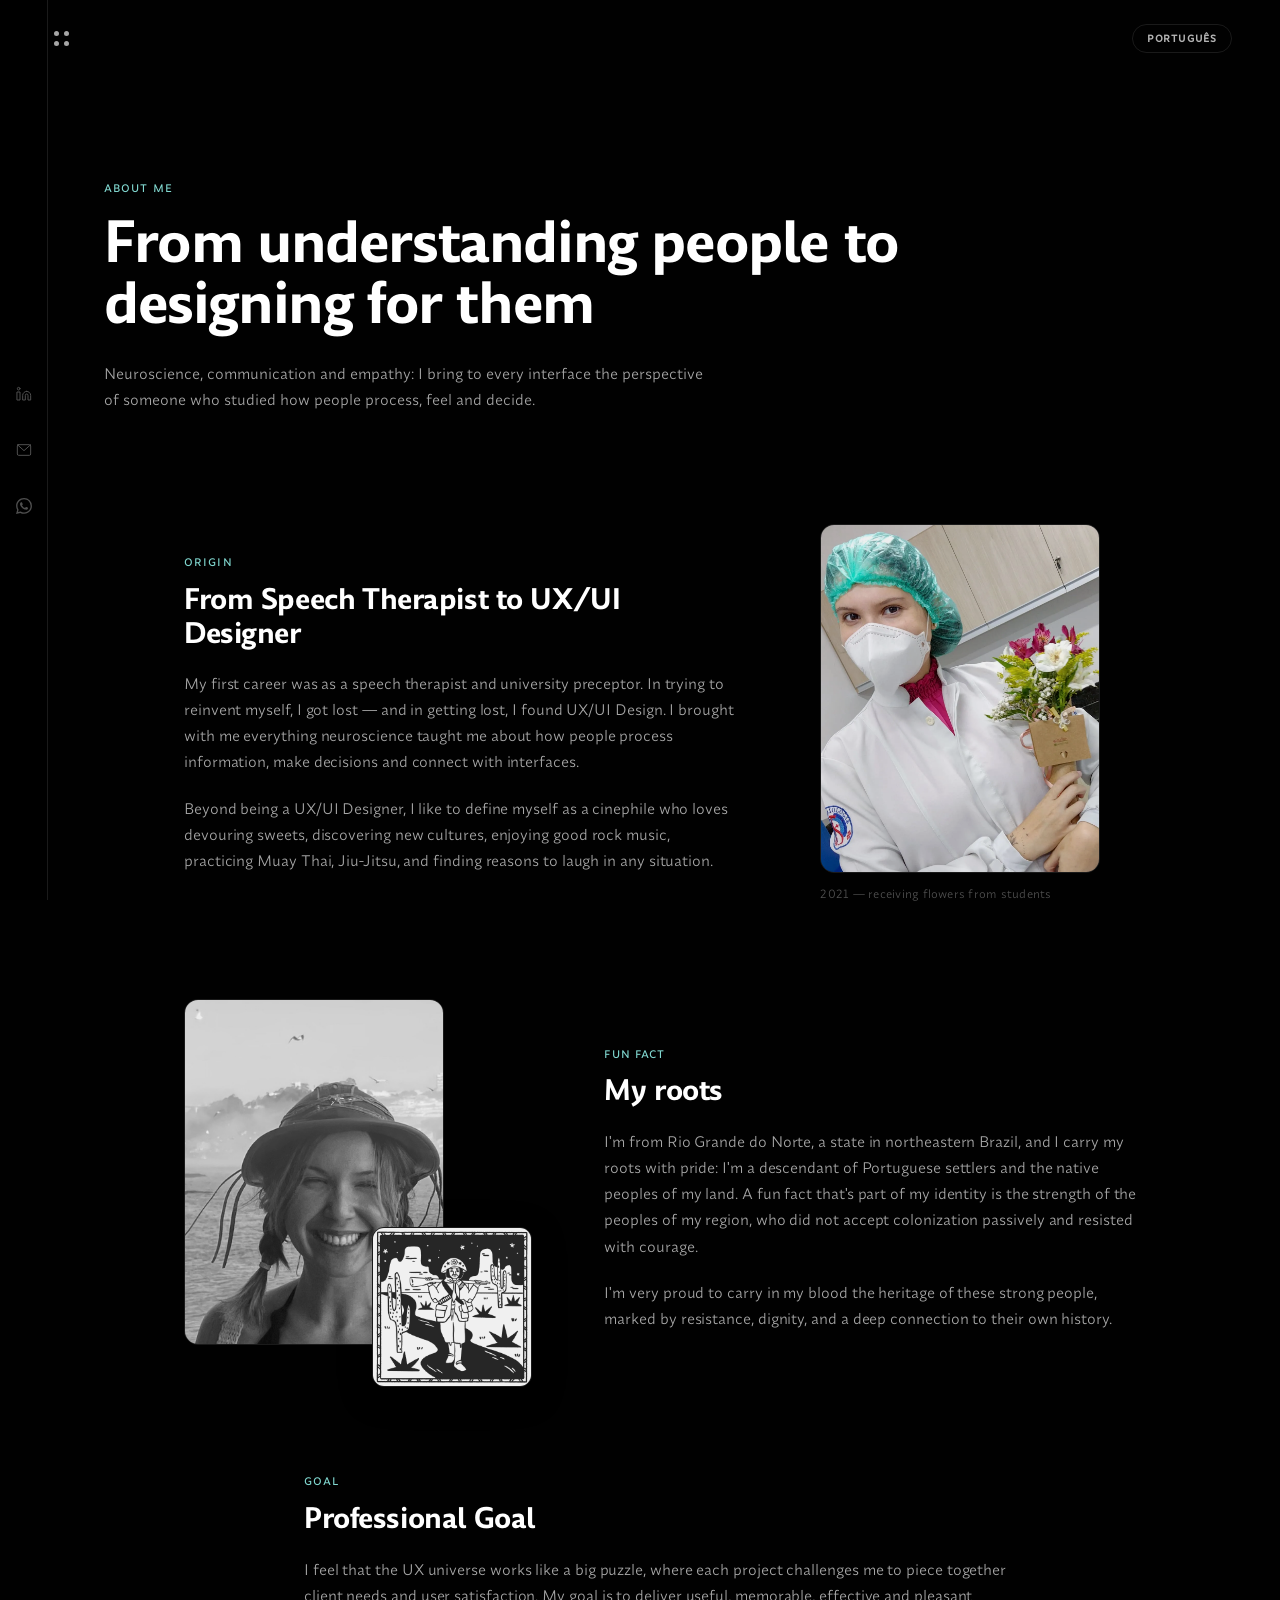
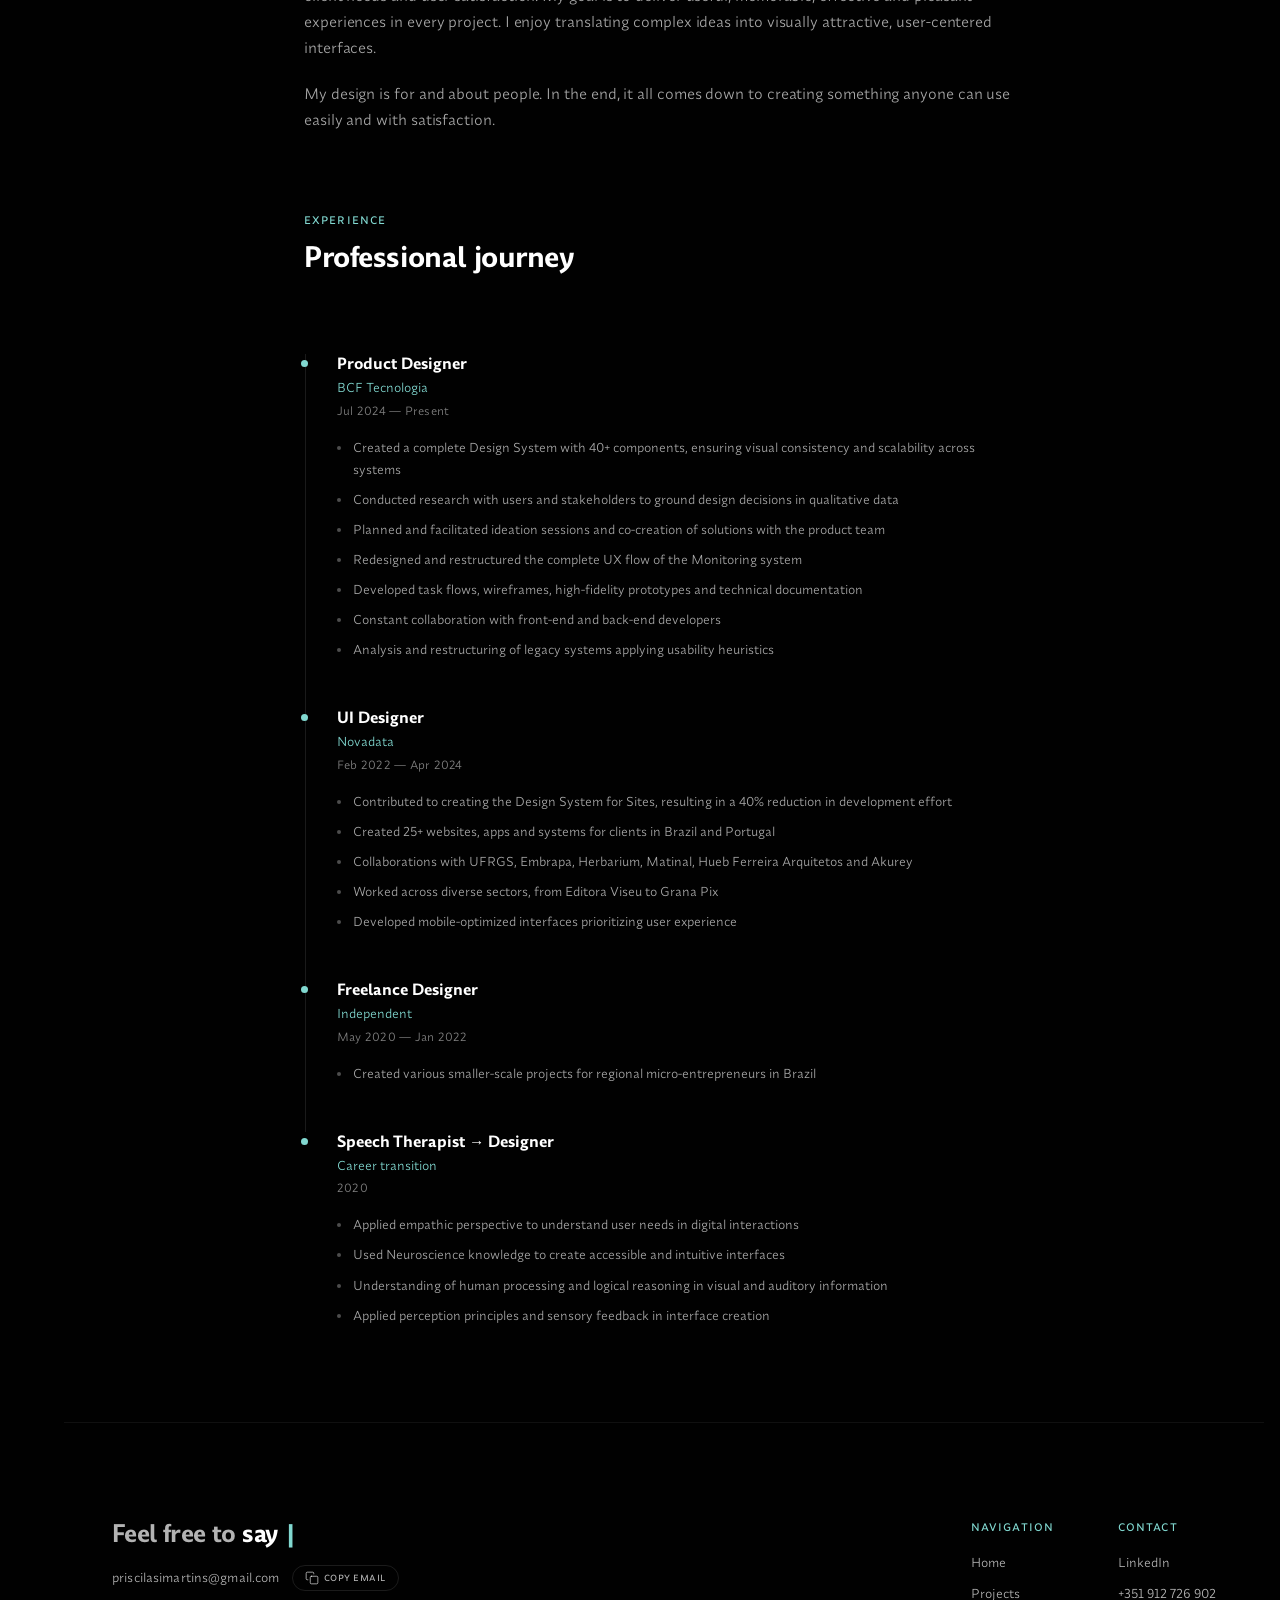
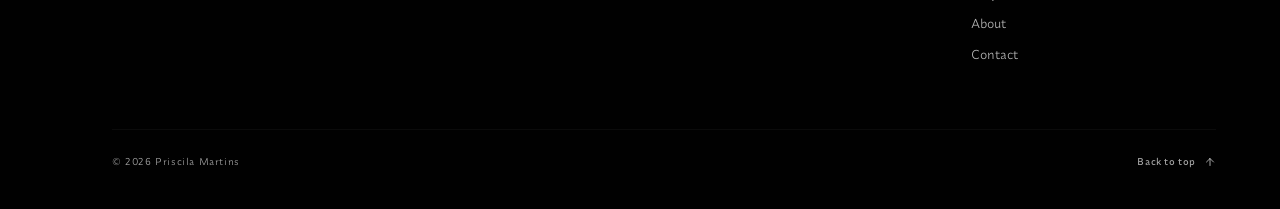
<file: about-en.html>
<!DOCTYPE html>
<html lang="en">
<head>
  <meta charset="UTF-8">
  <meta name="viewport" content="width=device-width, initial-scale=1.0">
  <meta name="description" content="About Priscila Martins — From Speech Therapist to Product Designer. Learn about my journey.">
  <title>About me | Priscila Martins</title>
  <link rel="icon" href="assets/favicon.svg" type="image/svg+xml">
  <link rel="stylesheet" href="css/style.css">
  <link rel="stylesheet" href="css/project.css">
  <link rel="stylesheet" href="css/about.css">
</head>
<body>

  <!-- Navigation -->
  <nav class="nav">
    <button class="nav__dots" aria-label="Menu">
      <span></span>
      <span></span>
      <span></span>
      <span></span>
    </button>
    <a href="about.html" class="nav__lang">Português</a>
  </nav>
  <div class="nav__panel">
    <div class="nav__panel-inner">
      <ul class="nav__links">
        <li><a href="en.html"><span>Home <sup class="nav__index">/01</sup></span></a></li>
        <li><a href="en.html#projects"><span>Projects <sup class="nav__index">/02</sup></span></a></li>
        <li><a href="about-en.html"><span>About <sup class="nav__index">/03</sup></span></a></li>
        <li><a href="en.html#contact"><span>Contact <sup class="nav__index">/04</sup></span></a></li>
      </ul>
      <div class="nav__panel-footer">
        <p class="nav__panel-name">Priscila Martins</p>
        <p class="nav__panel-role">Product Designer</p>
      </div>
    </div>
  </div>

  <!-- Hero -->
  <section class="project-hero">
    <p class="project-hero__eyebrow">About me</p>
    <h1 class="project-hero__title">From understanding people to designing for them</h1>
    <p class="project-hero__desc">
      Neuroscience, communication and empathy: I bring to every interface the perspective of someone who studied how people process, feel and decide.
    </p>
  </section>

  <!-- Content -->
  <div class="project-content">

    <!-- Origin story -->
    <div class="about-editorial">
      <div class="about-editorial__text">
        <p class="project-section__eyebrow">Origin</p>
        <h2 class="project-section__title">From Speech Therapist to UX/UI Designer</h2>
        <p class="project-section__text">
          My first career was as a speech therapist and university preceptor. In trying to reinvent myself, I got lost — and in getting lost, I found UX/UI Design. I brought with me everything neuroscience taught me about how people process information, make decisions and connect with interfaces.
        </p>
        <p class="project-section__text">
          Beyond being a UX/UI Designer, I like to define myself as a cinephile who loves devouring sweets, discovering new cultures, enjoying good rock music, practicing Muay Thai, Jiu-Jitsu, and finding reasons to laugh in any situation.
        </p>
      </div>
      <div class="about-editorial__image">
        <div class="about-editorial__frame">
          <img src="assets/imgs/about me/1.webp" alt="Priscila in 2021, receiving flowers from students">
        </div>
        <p class="about-editorial__caption">2021 — receiving flowers from students</p>
      </div>
    </div>

    <!-- Curiosity / Roots -->
    <div class="about-roots">
      <div class="about-roots__images" data-parallax>
        <div class="about-roots__main-frame">
          <img src="assets/imgs/about me/curiosidades 1.png" alt="Priscila and her roots from Rio Grande do Norte">
        </div>
        <div class="about-roots__float-frame">
          <img src="assets/imgs/about me/curiosidades 2.png" alt="Priscila — fun facts">
        </div>
      </div>
      <div class="about-roots__text">
        <p class="project-section__eyebrow">Fun fact</p>
        <h2 class="project-section__title">My roots</h2>
        <p class="project-section__text">
          I'm from Rio Grande do Norte, a state in northeastern Brazil, and I carry my roots with pride: I'm a descendant of Portuguese settlers and the native peoples of my land. A fun fact that's part of my identity is the strength of the peoples of my region, who did not accept colonization passively and resisted with courage.
        </p>
        <p class="project-section__text">
          I'm very proud to carry in my blood the heritage of these strong people, marked by resistance, dignity, and a deep connection to their own history.
        </p>
      </div>
    </div>

    <!-- Goal -->
    <div class="project-section project-section--centered">
      <p class="project-section__eyebrow">Goal</p>
      <h2 class="project-section__title">Professional Goal</h2>
      <p class="project-section__text">
        I feel that the UX universe works like a big puzzle, where each project challenges me to piece together client needs and user satisfaction. My goal is to deliver useful, memorable, effective and pleasant experiences in every project. I enjoy translating complex ideas into visually attractive, user-centered interfaces.
      </p>
      <p class="project-section__text">
        My design is for and about people. In the end, it all comes down to creating something anyone can use easily and with satisfaction.
      </p>
    </div>

    <!-- Experience -->
    <div class="project-section project-section--centered">
      <p class="project-section__eyebrow">Experience</p>
      <h2 class="project-section__title">Professional journey</h2>
    </div>

    <div class="about-timeline">

      <div class="about-timeline__item">
        <div class="about-timeline__header">
          <h3 class="about-timeline__role">Product Designer</h3>
          <span class="about-timeline__company">BCF Tecnologia</span>
          <span class="about-timeline__period">Jul 2024 — Present</span>
        </div>
        <ul class="about-timeline__list">
          <li>Created a complete Design System with 40+ components, ensuring visual consistency and scalability across systems</li>
          <li>Conducted research with users and stakeholders to ground design decisions in qualitative data</li>
          <li>Planned and facilitated ideation sessions and co-creation of solutions with the product team</li>
          <li>Redesigned and restructured the complete UX flow of the Monitoring system</li>
          <li>Developed task flows, wireframes, high-fidelity prototypes and technical documentation</li>
          <li>Constant collaboration with front-end and back-end developers</li>
          <li>Analysis and restructuring of legacy systems applying usability heuristics</li>
        </ul>
      </div>

      <div class="about-timeline__item">
        <div class="about-timeline__header">
          <h3 class="about-timeline__role">UI Designer</h3>
          <span class="about-timeline__company">Novadata</span>
          <span class="about-timeline__period">Feb 2022 — Apr 2024</span>
        </div>
        <ul class="about-timeline__list">
          <li>Contributed to creating the Design System for Sites, resulting in a 40% reduction in development effort</li>
          <li>Created 25+ websites, apps and systems for clients in Brazil and Portugal</li>
          <li>Collaborations with UFRGS, Embrapa, Herbarium, Matinal, Hueb Ferreira Arquitetos and Akurey</li>
          <li>Worked across diverse sectors, from Editora Viseu to Grana Pix</li>
          <li>Developed mobile-optimized interfaces prioritizing user experience</li>
        </ul>
      </div>

      <div class="about-timeline__item">
        <div class="about-timeline__header">
          <h3 class="about-timeline__role">Freelance Designer</h3>
          <span class="about-timeline__company">Independent</span>
          <span class="about-timeline__period">May 2020 — Jan 2022</span>
        </div>
        <ul class="about-timeline__list">
          <li>Created various smaller-scale projects for regional micro-entrepreneurs in Brazil</li>
        </ul>
      </div>

      <div class="about-timeline__item">
        <div class="about-timeline__header">
          <h3 class="about-timeline__role">Speech Therapist → Designer</h3>
          <span class="about-timeline__company">Career transition</span>
          <span class="about-timeline__period">2020</span>
        </div>
        <ul class="about-timeline__list">
          <li>Applied empathic perspective to understand user needs in digital interactions</li>
          <li>Used Neuroscience knowledge to create accessible and intuitive interfaces</li>
          <li>Understanding of human processing and logical reasoning in visual and auditory information</li>
          <li>Applied perception principles and sensory feedback in interface creation</li>
        </ul>
      </div>

    </div>

  </div>

  <!-- Footer -->
  <footer class="footer">
    <div class="footer__main">
      <div class="footer__hero fade-in">
        <h2 class="footer__headline">Feel free to <span class="footer__typewriter" data-phrases='["say hello","connect","ask me anything"]'></span></h2>
        <div class="footer__email-block">
          <a href="mailto:priscilasimartins@gmail.com" class="footer__email">priscilasimartins@gmail.com</a>
          <button class="footer__copy-btn" data-email="priscilasimartins@gmail.com">
            <svg width="14" height="14" viewBox="0 0 24 24" fill="none" stroke="currentColor" stroke-width="1.5" stroke-linecap="round" stroke-linejoin="round"><rect x="9" y="9" width="13" height="13" rx="2"/><path d="M5 15H4a2 2 0 0 1-2-2V4a2 2 0 0 1 2-2h9a2 2 0 0 1 2 2v1"/></svg>
            <span class="footer__copy-label">Copy email</span>
          </button>
        </div>
      </div>
      <div class="footer__columns fade-in">
        <div class="footer__col">
          <p class="footer__label">Navigation</p>
          <ul class="footer__nav">
            <li><a href="en.html">Home</a></li>
            <li><a href="en.html#projects">Projects</a></li>
            <li><a href="about-en.html">About</a></li>
            <li><a href="en.html#contact">Contact</a></li>
          </ul>
        </div>
        <div class="footer__col">
          <p class="footer__label">Contact</p>
          <ul class="footer__nav">
            <li><a href="https://www.linkedin.com/in/priscila-martins-9b9aaa227/" target="_blank" rel="noopener">LinkedIn</a></li>
            <li><a href="https://wa.me/351912726902" target="_blank" rel="noopener">+351 912 726 902</a></li>
          </ul>
        </div>
      </div>
    </div>
    <div class="footer__bar">
      <p class="footer__copy">&copy; 2026 Priscila Martins</p>
      <a href="#" class="footer__back-top">
        Back to top
        <svg width="12" height="12" viewBox="0 0 24 24" fill="none" stroke="currentColor" stroke-width="2" stroke-linecap="round" stroke-linejoin="round"><path d="M12 19V5"/><path d="M5 12l7-7 7 7"/></svg>
      </a>
    </div>
  </footer>

  <!-- Social Sidebar -->
  <aside class="social-sidebar">
    <div class="social-sidebar__icons">
      <a href="https://www.linkedin.com/in/priscila-martins-9b9aaa227/" target="_blank" rel="noopener" class="social-sidebar__link" aria-label="LinkedIn">
        <svg viewBox="0 0 24 24" fill="none" stroke="currentColor" stroke-width="1.5" stroke-linecap="round" stroke-linejoin="round" width="18" height="18"><path d="M16 8a6 6 0 0 1 6 6v7h-4v-7a2 2 0 0 0-4 0v7h-4v-7a6 6 0 0 1 6-6z"/><rect x="2" y="9" width="4" height="12"/><circle cx="4" cy="4" r="2"/></svg>
      </a>
      <a href="mailto:priscilasimartins@gmail.com" class="social-sidebar__link" aria-label="Email">
        <svg viewBox="0 0 24 24" fill="none" stroke="currentColor" stroke-width="1.5" stroke-linecap="round" stroke-linejoin="round" width="18" height="18"><rect x="2" y="4" width="20" height="16" rx="2"/><path d="M22 4L12 13 2 4"/></svg>
      </a>
      <a href="https://wa.me/351912726902" target="_blank" rel="noopener" class="social-sidebar__link" aria-label="WhatsApp">
        <svg viewBox="0 0 24 24" fill="currentColor" width="18" height="18"><path d="M17.472 14.382c-.297-.149-1.758-.867-2.03-.967-.273-.099-.471-.148-.67.15-.197.297-.767.966-.94 1.164-.173.199-.347.223-.644.075-.297-.15-1.255-.463-2.39-1.475-.883-.788-1.48-1.761-1.653-2.059-.173-.297-.018-.458.13-.606.134-.133.298-.347.446-.52.149-.174.198-.298.298-.497.099-.198.05-.371-.025-.52-.075-.149-.669-1.612-.916-2.207-.242-.579-.487-.5-.669-.51-.173-.008-.371-.01-.57-.01-.198 0-.52.074-.792.372-.272.297-1.04 1.016-1.04 2.479 0 1.462 1.065 2.875 1.213 3.074.149.198 2.096 3.2 5.077 4.487.709.306 1.262.489 1.694.625.712.227 1.36.195 1.871.118.571-.085 1.758-.719 2.006-1.413.248-.694.248-1.289.173-1.413-.074-.124-.272-.198-.57-.347m-5.421 7.403h-.004a9.87 9.87 0 01-5.031-1.378l-.361-.214-3.741.982.998-3.648-.235-.374a9.86 9.86 0 01-1.51-5.26c.001-5.45 4.436-9.884 9.888-9.884 2.64 0 5.122 1.03 6.988 2.898a9.825 9.825 0 012.893 6.994c-.003 5.45-4.437 9.884-9.885 9.884m8.413-18.297A11.815 11.815 0 0012.05 0C5.495 0 .16 5.335.157 11.892c0 2.096.547 4.142 1.588 5.945L.057 24l6.305-1.654a11.882 11.882 0 005.683 1.448h.005c6.554 0 11.89-5.335 11.893-11.893a11.821 11.821 0 00-3.48-8.413z"/></svg>
      </a>
    </div>
  </aside>

  <script src="js/main.js"></script>
</body>
</html>
</file>
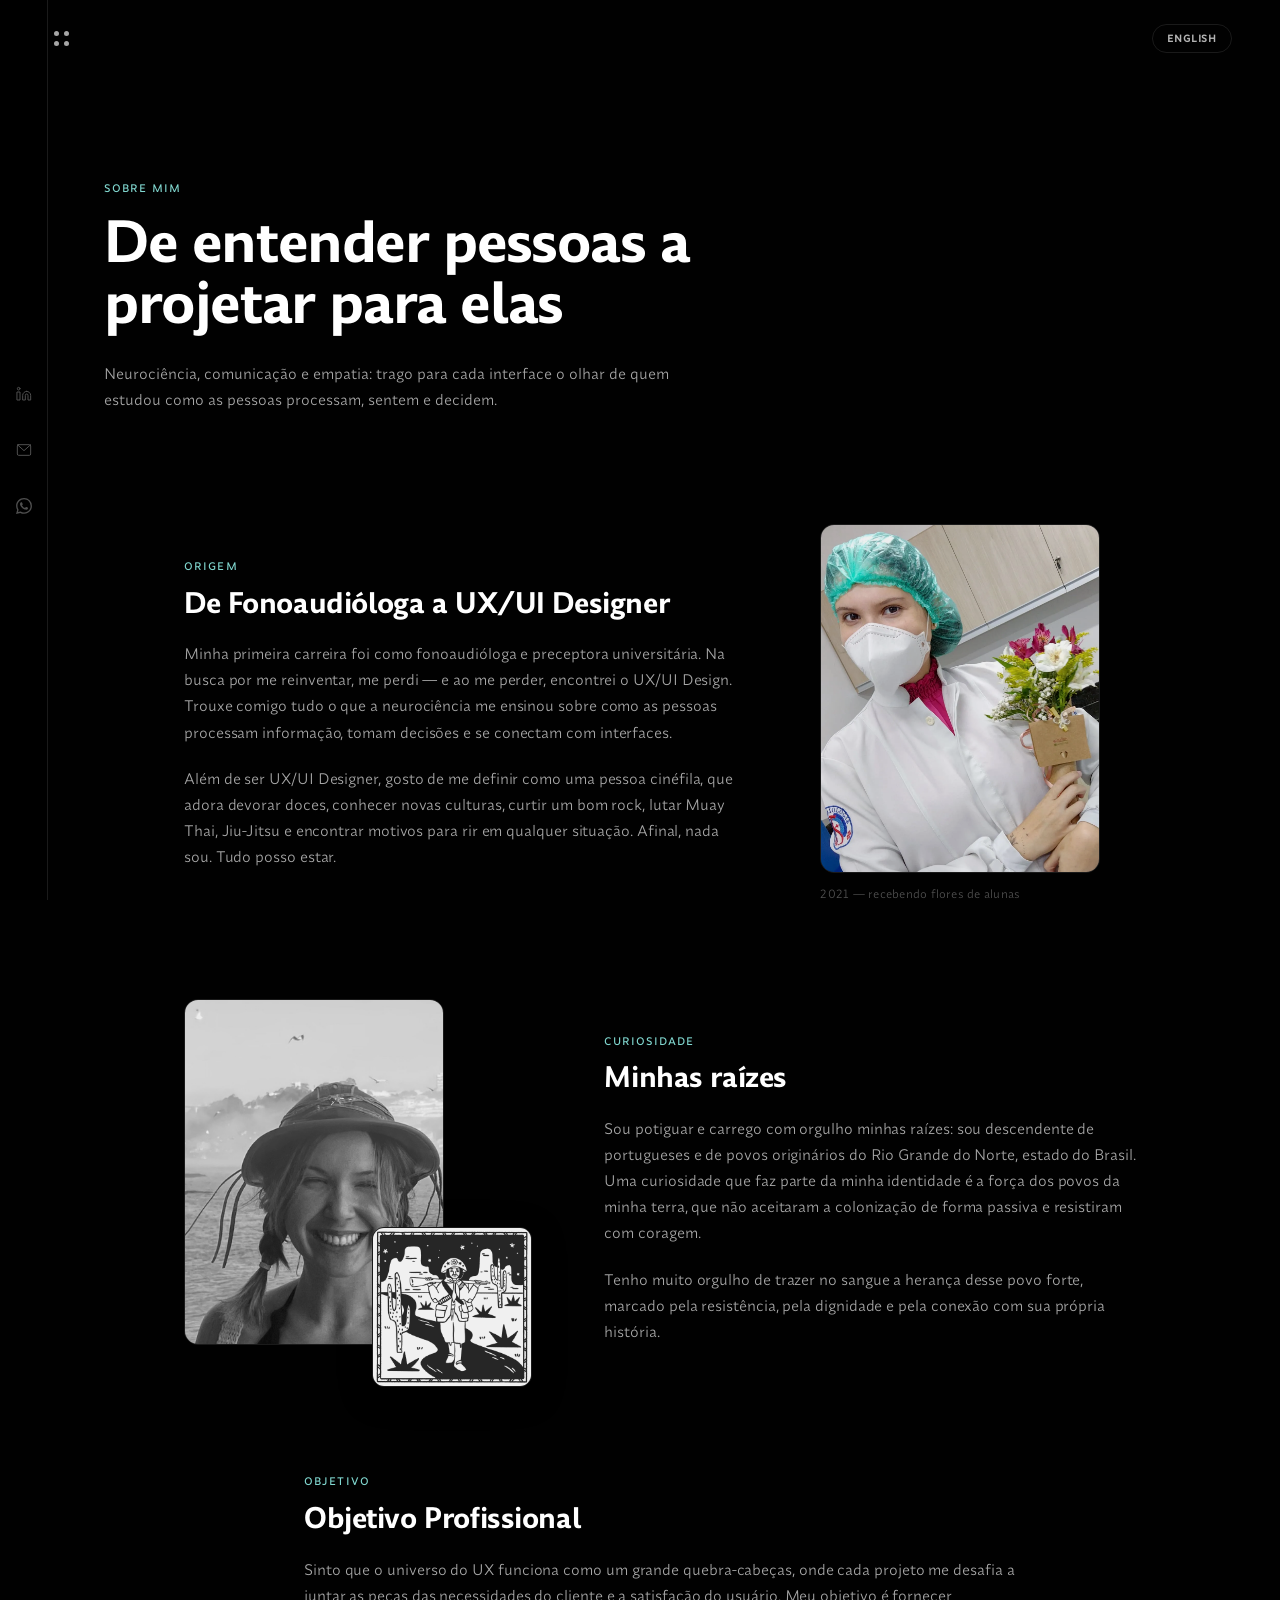
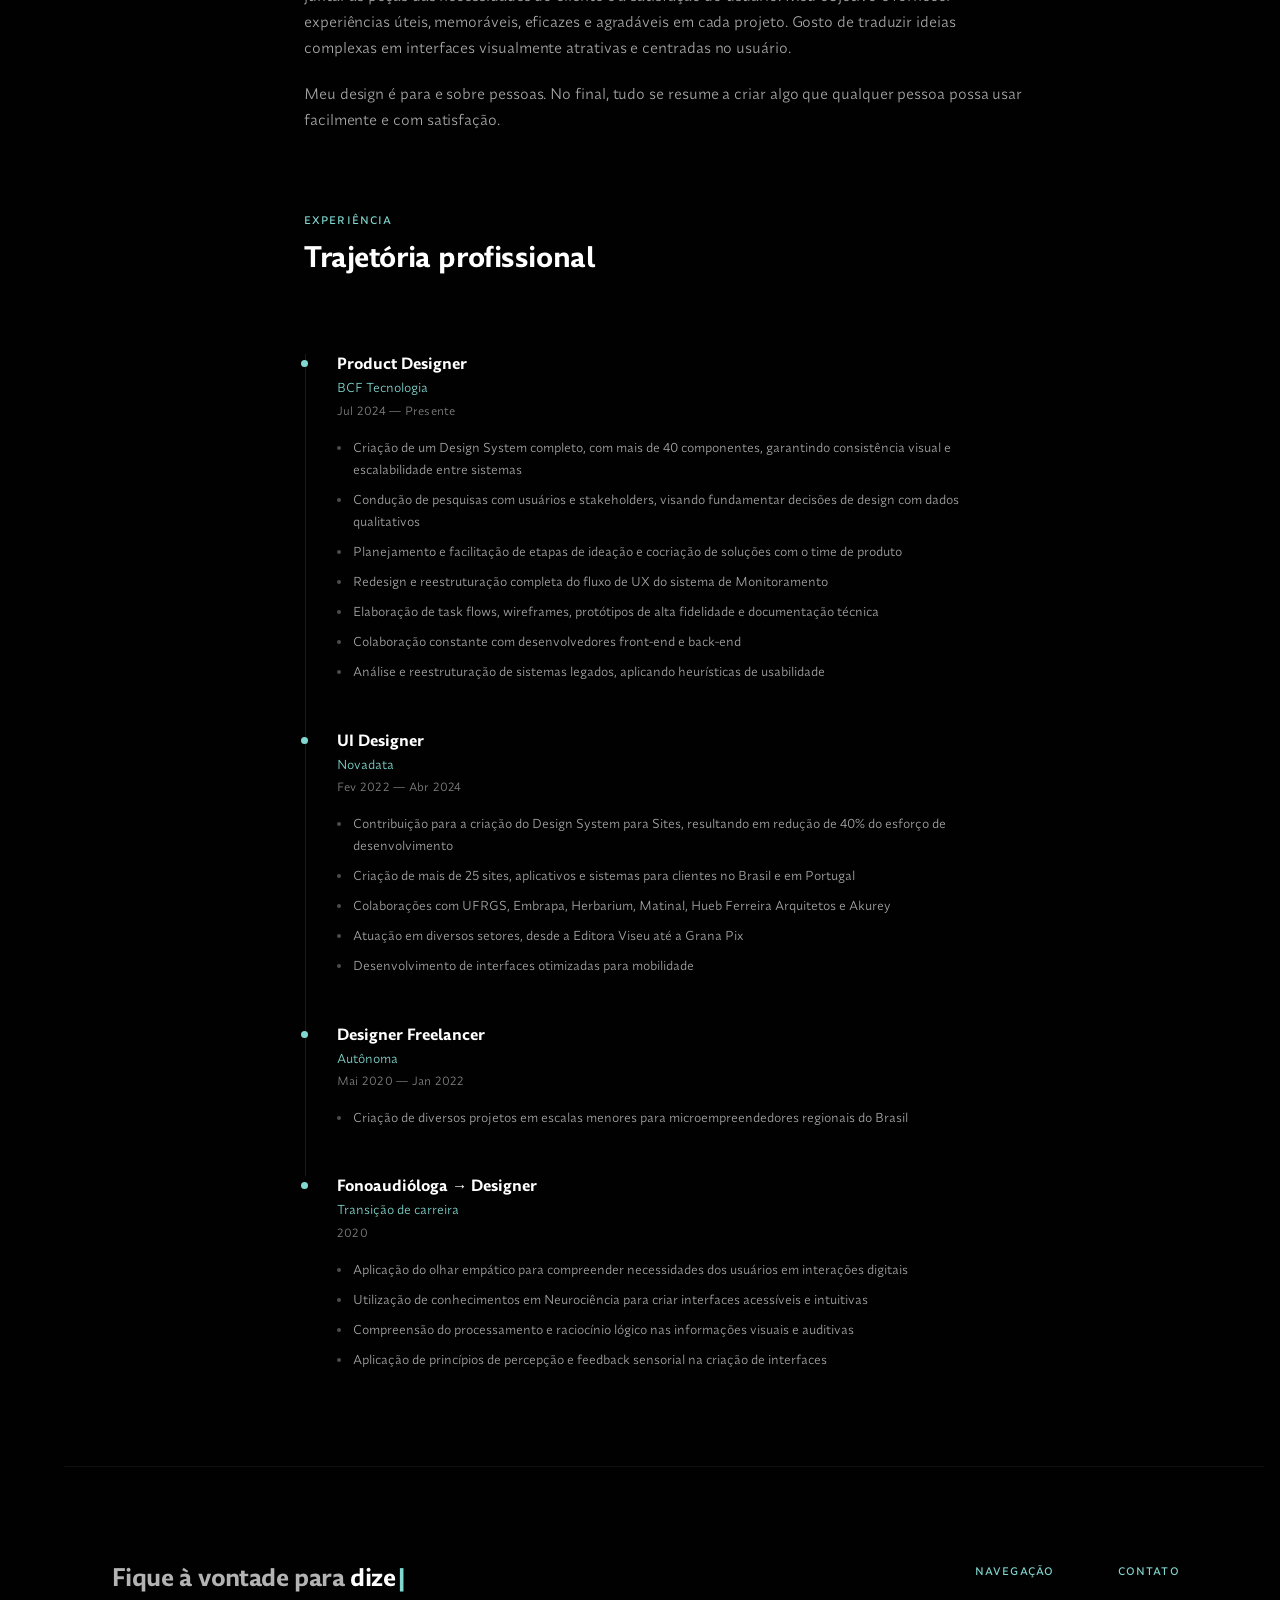
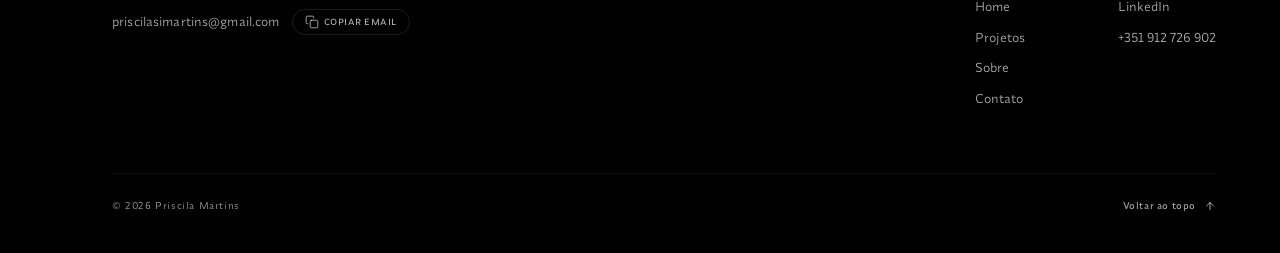
<file: about.html>
<!DOCTYPE html>
<html lang="pt-BR">
<head>
  <meta charset="UTF-8">
  <meta name="viewport" content="width=device-width, initial-scale=1.0">
  <meta name="description" content="Sobre Priscila Martins — De fonoaudióloga a Product Designer. Conheça minha trajetória.">
  <title>Sobre mim | Priscila Martins</title>
  <link rel="icon" href="assets/favicon.svg" type="image/svg+xml">
  <link rel="stylesheet" href="css/style.css">
  <link rel="stylesheet" href="css/project.css">
  <link rel="stylesheet" href="css/about.css">
</head>
<body>

  <!-- Navigation -->
  <nav class="nav">
    <button class="nav__dots" aria-label="Menu">
      <span></span>
      <span></span>
      <span></span>
      <span></span>
    </button>
    <a href="about-en.html" class="nav__lang">English</a>
  </nav>
  <div class="nav__panel">
    <div class="nav__panel-inner">
      <ul class="nav__links">
        <li><a href="index.html"><span>Home <sup class="nav__index">/01</sup></span></a></li>
        <li><a href="index.html#projetos"><span>Projetos <sup class="nav__index">/02</sup></span></a></li>
        <li><a href="about.html"><span>Sobre <sup class="nav__index">/03</sup></span></a></li>
        <li><a href="index.html#contato"><span>Contato <sup class="nav__index">/04</sup></span></a></li>
      </ul>
      <div class="nav__panel-footer">
        <p class="nav__panel-name">Priscila Martins</p>
        <p class="nav__panel-role">Product Designer</p>
      </div>
    </div>
  </div>

  <!-- Hero -->
  <section class="project-hero">
    <p class="project-hero__eyebrow">Sobre mim</p>
    <h1 class="project-hero__title">De entender pessoas a projetar para elas</h1>
    <p class="project-hero__desc">
      Neurociência, comunicação e empatia: trago para cada interface o olhar de quem estudou como as pessoas processam, sentem e decidem.
    </p>
  </section>

  <!-- Content -->
  <div class="project-content">

    <!-- Origin story -->
    <div class="about-editorial">
      <div class="about-editorial__text">
        <p class="project-section__eyebrow">Origem</p>
        <h2 class="project-section__title">De Fonoaudióloga a UX/UI Designer</h2>
        <p class="project-section__text">
          Minha primeira carreira foi como fonoaudióloga e preceptora universitária. Na busca por me reinventar, me perdi — e ao me perder, encontrei o UX/UI Design. Trouxe comigo tudo o que a neurociência me ensinou sobre como as pessoas processam informação, tomam decisões e se conectam com interfaces.
        </p>
        <p class="project-section__text">
          Além de ser UX/UI Designer, gosto de me definir como uma pessoa cinéfila, que adora devorar doces, conhecer novas culturas, curtir um bom rock, lutar Muay Thai, Jiu-Jitsu e encontrar motivos para rir em qualquer situação. Afinal, nada sou. Tudo posso estar.
        </p>
      </div>
      <div class="about-editorial__image">
        <div class="about-editorial__frame">
          <img src="assets/imgs/about me/1.webp" alt="Priscila em 2021, recebendo flores de alunas">
        </div>
        <p class="about-editorial__caption">2021 — recebendo flores de alunas</p>
      </div>
    </div>

    <!-- Curiosity / Roots -->
    <div class="about-roots">
      <div class="about-roots__images" data-parallax>
        <div class="about-roots__main-frame">
          <img src="assets/imgs/about me/curiosidades 1.png" alt="Priscila e suas raízes potiguares">
        </div>
        <div class="about-roots__float-frame">
          <img src="assets/imgs/about me/curiosidades 2.png" alt="Priscila — curiosidades">
        </div>
      </div>
      <div class="about-roots__text">
        <p class="project-section__eyebrow">Curiosidade</p>
        <h2 class="project-section__title">Minhas raízes</h2>
        <p class="project-section__text">
          Sou potiguar e carrego com orgulho minhas raízes: sou descendente de portugueses e de povos originários do Rio Grande do Norte, estado do Brasil. Uma curiosidade que faz parte da minha identidade é a força dos povos da minha terra, que não aceitaram a colonização de forma passiva e resistiram com coragem.
        </p>
        <p class="project-section__text">
          Tenho muito orgulho de trazer no sangue a herança desse povo forte, marcado pela resistência, pela dignidade e pela conexão com sua própria história.
        </p>
      </div>
    </div>

    <!-- Goal -->
    <div class="project-section project-section--centered">
      <p class="project-section__eyebrow">Objetivo</p>
      <h2 class="project-section__title">Objetivo Profissional</h2>
      <p class="project-section__text">
        Sinto que o universo do UX funciona como um grande quebra-cabeças, onde cada projeto me desafia a juntar as peças das necessidades do cliente e a satisfação do usuário. Meu objetivo é fornecer experiências úteis, memoráveis, eficazes e agradáveis em cada projeto. Gosto de traduzir ideias complexas em interfaces visualmente atrativas e centradas no usuário.
      </p>
      <p class="project-section__text">
        Meu design é para e sobre pessoas. No final, tudo se resume a criar algo que qualquer pessoa possa usar facilmente e com satisfação.
      </p>
    </div>

    <!-- Experience -->
    <div class="project-section project-section--centered">
      <p class="project-section__eyebrow">Experiência</p>
      <h2 class="project-section__title">Trajetória profissional</h2>
    </div>

    <div class="about-timeline">

      <div class="about-timeline__item">
        <div class="about-timeline__header">
          <h3 class="about-timeline__role">Product Designer</h3>
          <span class="about-timeline__company">BCF Tecnologia</span>
          <span class="about-timeline__period">Jul 2024 — Presente</span>
        </div>
        <ul class="about-timeline__list">
          <li>Criação de um Design System completo, com mais de 40 componentes, garantindo consistência visual e escalabilidade entre sistemas</li>
          <li>Condução de pesquisas com usuários e stakeholders, visando fundamentar decisões de design com dados qualitativos</li>
          <li>Planejamento e facilitação de etapas de ideação e cocriação de soluções com o time de produto</li>
          <li>Redesign e reestruturação completa do fluxo de UX do sistema de Monitoramento</li>
          <li>Elaboração de task flows, wireframes, protótipos de alta fidelidade e documentação técnica</li>
          <li>Colaboração constante com desenvolvedores front-end e back-end</li>
          <li>Análise e reestruturação de sistemas legados, aplicando heurísticas de usabilidade</li>
        </ul>
      </div>

      <div class="about-timeline__item">
        <div class="about-timeline__header">
          <h3 class="about-timeline__role">UI Designer</h3>
          <span class="about-timeline__company">Novadata</span>
          <span class="about-timeline__period">Fev 2022 — Abr 2024</span>
        </div>
        <ul class="about-timeline__list">
          <li>Contribuição para a criação do Design System para Sites, resultando em redução de 40% do esforço de desenvolvimento</li>
          <li>Criação de mais de 25 sites, aplicativos e sistemas para clientes no Brasil e em Portugal</li>
          <li>Colaborações com UFRGS, Embrapa, Herbarium, Matinal, Hueb Ferreira Arquitetos e Akurey</li>
          <li>Atuação em diversos setores, desde a Editora Viseu até a Grana Pix</li>
          <li>Desenvolvimento de interfaces otimizadas para mobilidade</li>
        </ul>
      </div>

      <div class="about-timeline__item">
        <div class="about-timeline__header">
          <h3 class="about-timeline__role">Designer Freelancer</h3>
          <span class="about-timeline__company">Autônoma</span>
          <span class="about-timeline__period">Mai 2020 — Jan 2022</span>
        </div>
        <ul class="about-timeline__list">
          <li>Criação de diversos projetos em escalas menores para microempreendedores regionais do Brasil</li>
        </ul>
      </div>

      <div class="about-timeline__item">
        <div class="about-timeline__header">
          <h3 class="about-timeline__role">Fonoaudióloga → Designer</h3>
          <span class="about-timeline__company">Transição de carreira</span>
          <span class="about-timeline__period">2020</span>
        </div>
        <ul class="about-timeline__list">
          <li>Aplicação do olhar empático para compreender necessidades dos usuários em interações digitais</li>
          <li>Utilização de conhecimentos em Neurociência para criar interfaces acessíveis e intuitivas</li>
          <li>Compreensão do processamento e raciocínio lógico nas informações visuais e auditivas</li>
          <li>Aplicação de princípios de percepção e feedback sensorial na criação de interfaces</li>
        </ul>
      </div>

    </div>

  </div>

  <!-- Footer -->
  <footer class="footer">
    <div class="footer__main">
      <div class="footer__hero fade-in">
        <h2 class="footer__headline">Fique à vontade para <span class="footer__typewriter" data-phrases='["dizer olá","se conectar","fazer perguntas"]'></span></h2>
        <div class="footer__email-block">
          <a href="mailto:priscilasimartins@gmail.com" class="footer__email">priscilasimartins@gmail.com</a>
          <button class="footer__copy-btn" data-email="priscilasimartins@gmail.com">
            <svg width="14" height="14" viewBox="0 0 24 24" fill="none" stroke="currentColor" stroke-width="1.5" stroke-linecap="round" stroke-linejoin="round"><rect x="9" y="9" width="13" height="13" rx="2"/><path d="M5 15H4a2 2 0 0 1-2-2V4a2 2 0 0 1 2-2h9a2 2 0 0 1 2 2v1"/></svg>
            <span class="footer__copy-label">Copiar email</span>
          </button>
        </div>
      </div>
      <div class="footer__columns fade-in">
        <div class="footer__col">
          <p class="footer__label">Navegação</p>
          <ul class="footer__nav">
            <li><a href="index.html">Home</a></li>
            <li><a href="index.html#projetos">Projetos</a></li>
            <li><a href="about.html">Sobre</a></li>
            <li><a href="index.html#contato">Contato</a></li>
          </ul>
        </div>
        <div class="footer__col">
          <p class="footer__label">Contato</p>
          <ul class="footer__nav">
            <li><a href="https://www.linkedin.com/in/priscila-martins-9b9aaa227/" target="_blank" rel="noopener">LinkedIn</a></li>
            <li><a href="https://wa.me/351912726902" target="_blank" rel="noopener">+351 912 726 902</a></li>
          </ul>
        </div>
      </div>
    </div>
    <div class="footer__bar">
      <p class="footer__copy">&copy; 2026 Priscila Martins</p>
      <a href="#" class="footer__back-top">
        Voltar ao topo
        <svg width="12" height="12" viewBox="0 0 24 24" fill="none" stroke="currentColor" stroke-width="2" stroke-linecap="round" stroke-linejoin="round"><path d="M12 19V5"/><path d="M5 12l7-7 7 7"/></svg>
      </a>
    </div>
  </footer>

  <!-- Social Sidebar -->
  <aside class="social-sidebar">
    <div class="social-sidebar__icons">
      <a href="https://www.linkedin.com/in/priscila-martins-9b9aaa227/" target="_blank" rel="noopener" class="social-sidebar__link" aria-label="LinkedIn">
        <svg viewBox="0 0 24 24" fill="none" stroke="currentColor" stroke-width="1.5" stroke-linecap="round" stroke-linejoin="round" width="18" height="18"><path d="M16 8a6 6 0 0 1 6 6v7h-4v-7a2 2 0 0 0-4 0v7h-4v-7a6 6 0 0 1 6-6z"/><rect x="2" y="9" width="4" height="12"/><circle cx="4" cy="4" r="2"/></svg>
      </a>
      <a href="mailto:priscilasimartins@gmail.com" class="social-sidebar__link" aria-label="Email">
        <svg viewBox="0 0 24 24" fill="none" stroke="currentColor" stroke-width="1.5" stroke-linecap="round" stroke-linejoin="round" width="18" height="18"><rect x="2" y="4" width="20" height="16" rx="2"/><path d="M22 4L12 13 2 4"/></svg>
      </a>
      <a href="https://wa.me/351912726902" target="_blank" rel="noopener" class="social-sidebar__link" aria-label="WhatsApp">
        <svg viewBox="0 0 24 24" fill="currentColor" width="18" height="18"><path d="M17.472 14.382c-.297-.149-1.758-.867-2.03-.967-.273-.099-.471-.148-.67.15-.197.297-.767.966-.94 1.164-.173.199-.347.223-.644.075-.297-.15-1.255-.463-2.39-1.475-.883-.788-1.48-1.761-1.653-2.059-.173-.297-.018-.458.13-.606.134-.133.298-.347.446-.52.149-.174.198-.298.298-.497.099-.198.05-.371-.025-.52-.075-.149-.669-1.612-.916-2.207-.242-.579-.487-.5-.669-.51-.173-.008-.371-.01-.57-.01-.198 0-.52.074-.792.372-.272.297-1.04 1.016-1.04 2.479 0 1.462 1.065 2.875 1.213 3.074.149.198 2.096 3.2 5.077 4.487.709.306 1.262.489 1.694.625.712.227 1.36.195 1.871.118.571-.085 1.758-.719 2.006-1.413.248-.694.248-1.289.173-1.413-.074-.124-.272-.198-.57-.347m-5.421 7.403h-.004a9.87 9.87 0 01-5.031-1.378l-.361-.214-3.741.982.998-3.648-.235-.374a9.86 9.86 0 01-1.51-5.26c.001-5.45 4.436-9.884 9.888-9.884 2.64 0 5.122 1.03 6.988 2.898a9.825 9.825 0 012.893 6.994c-.003 5.45-4.437 9.884-9.885 9.884m8.413-18.297A11.815 11.815 0 0012.05 0C5.495 0 .16 5.335.157 11.892c0 2.096.547 4.142 1.588 5.945L.057 24l6.305-1.654a11.882 11.882 0 005.683 1.448h.005c6.554 0 11.89-5.335 11.893-11.893a11.821 11.821 0 00-3.48-8.413z"/></svg>
      </a>
    </div>
  </aside>

  <script src="js/main.js"></script>
</body>
</html>
</file>
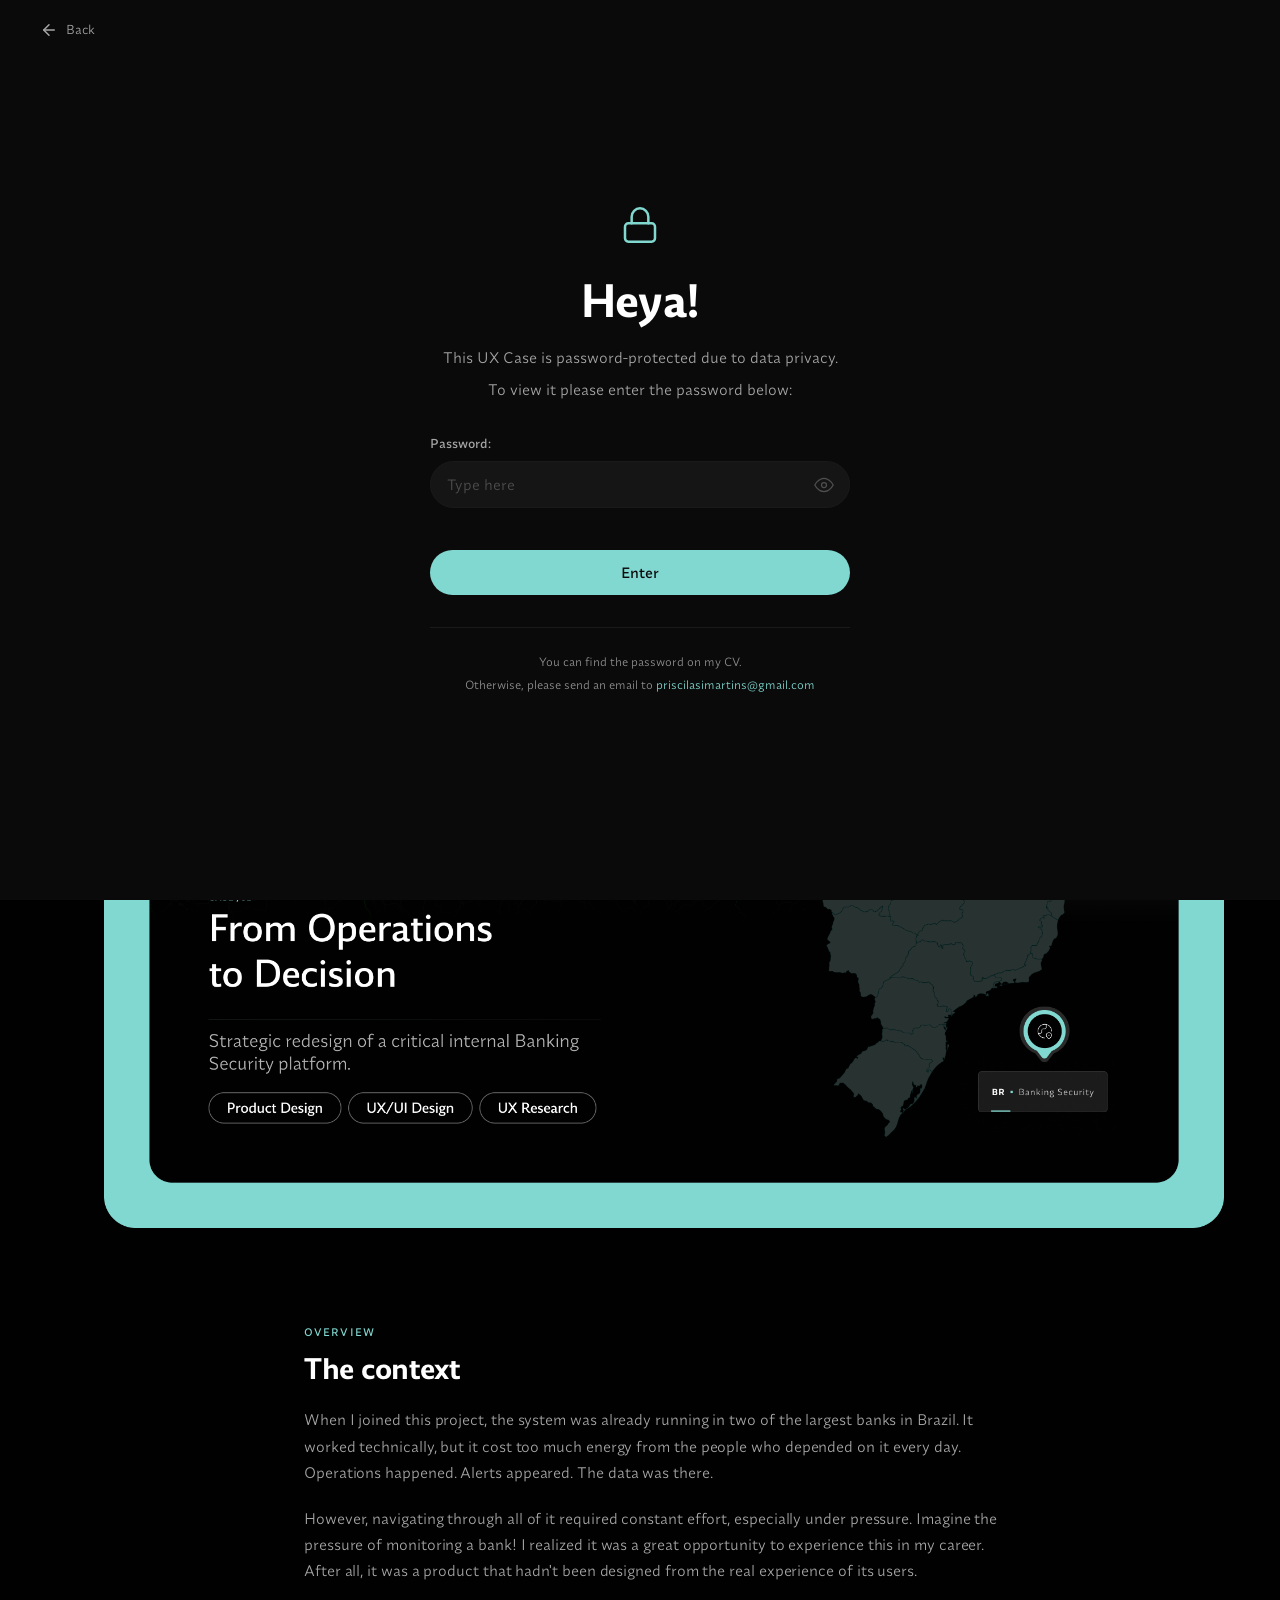
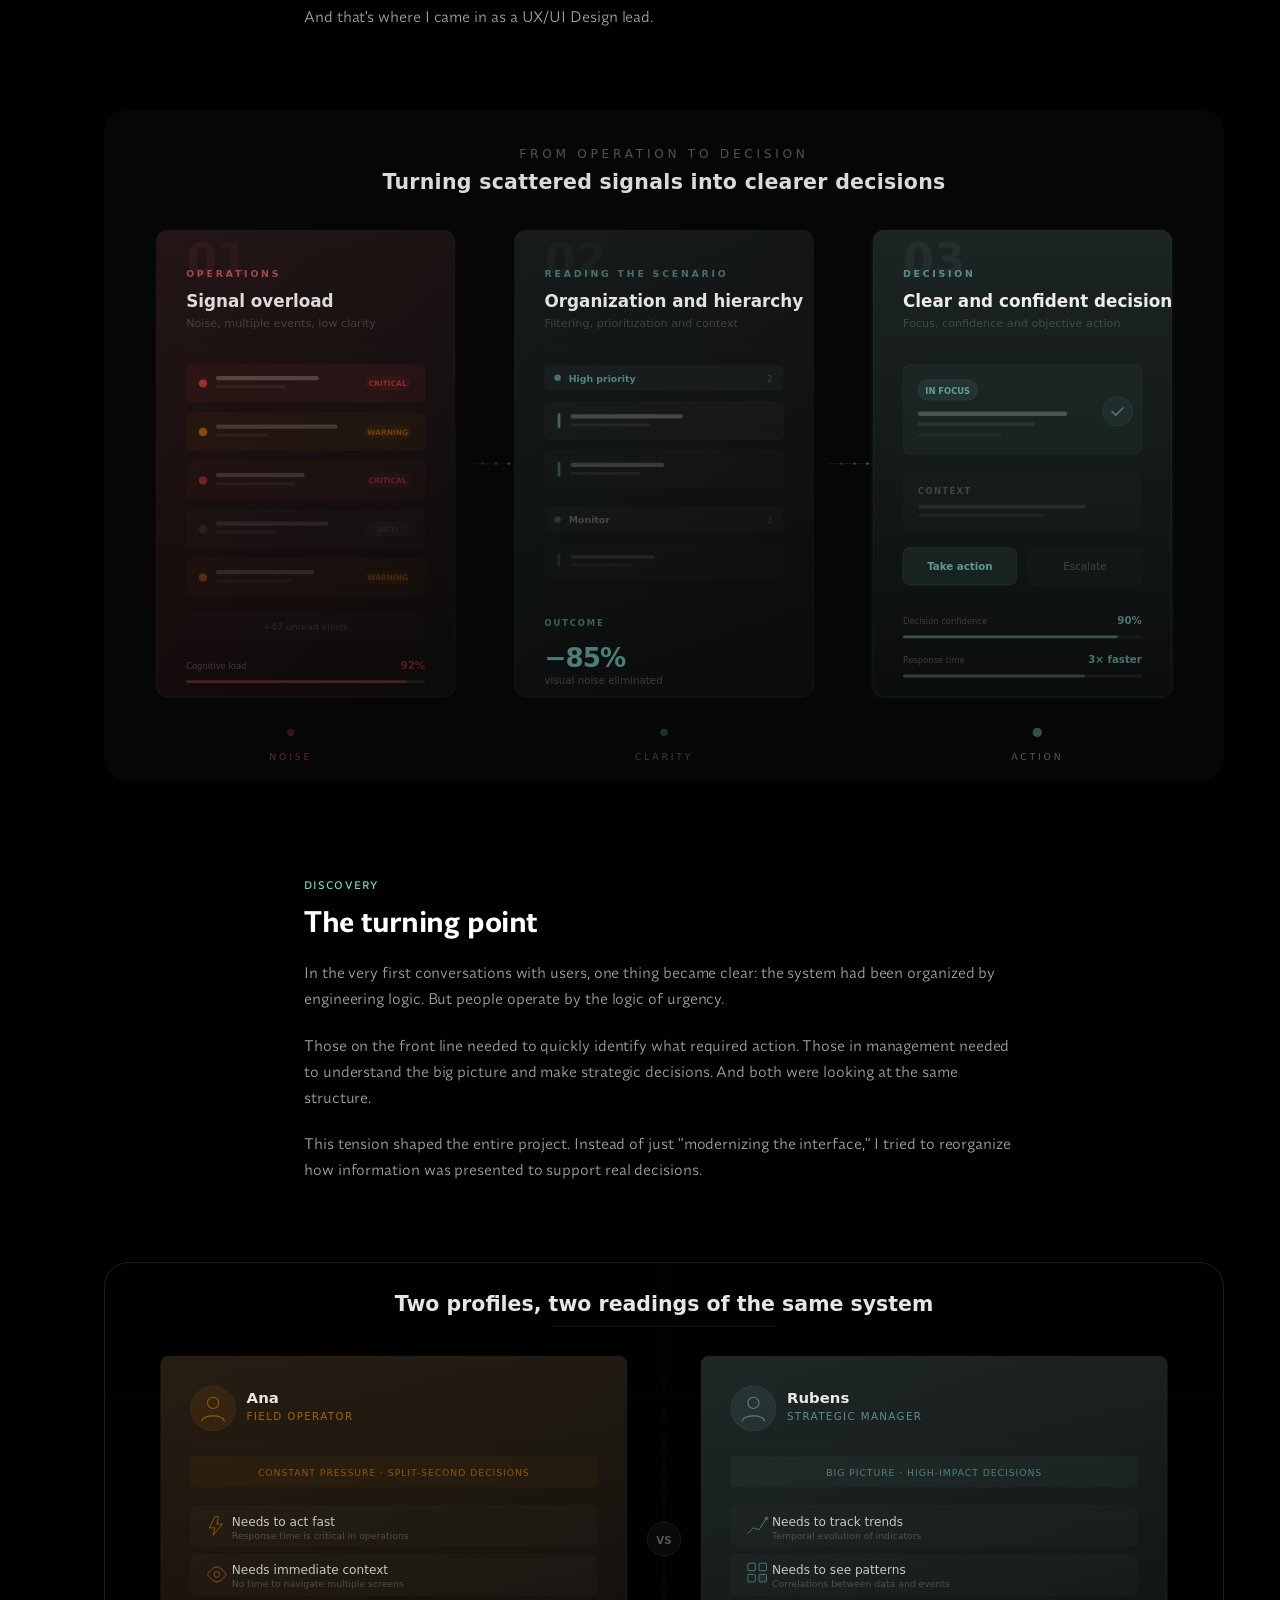
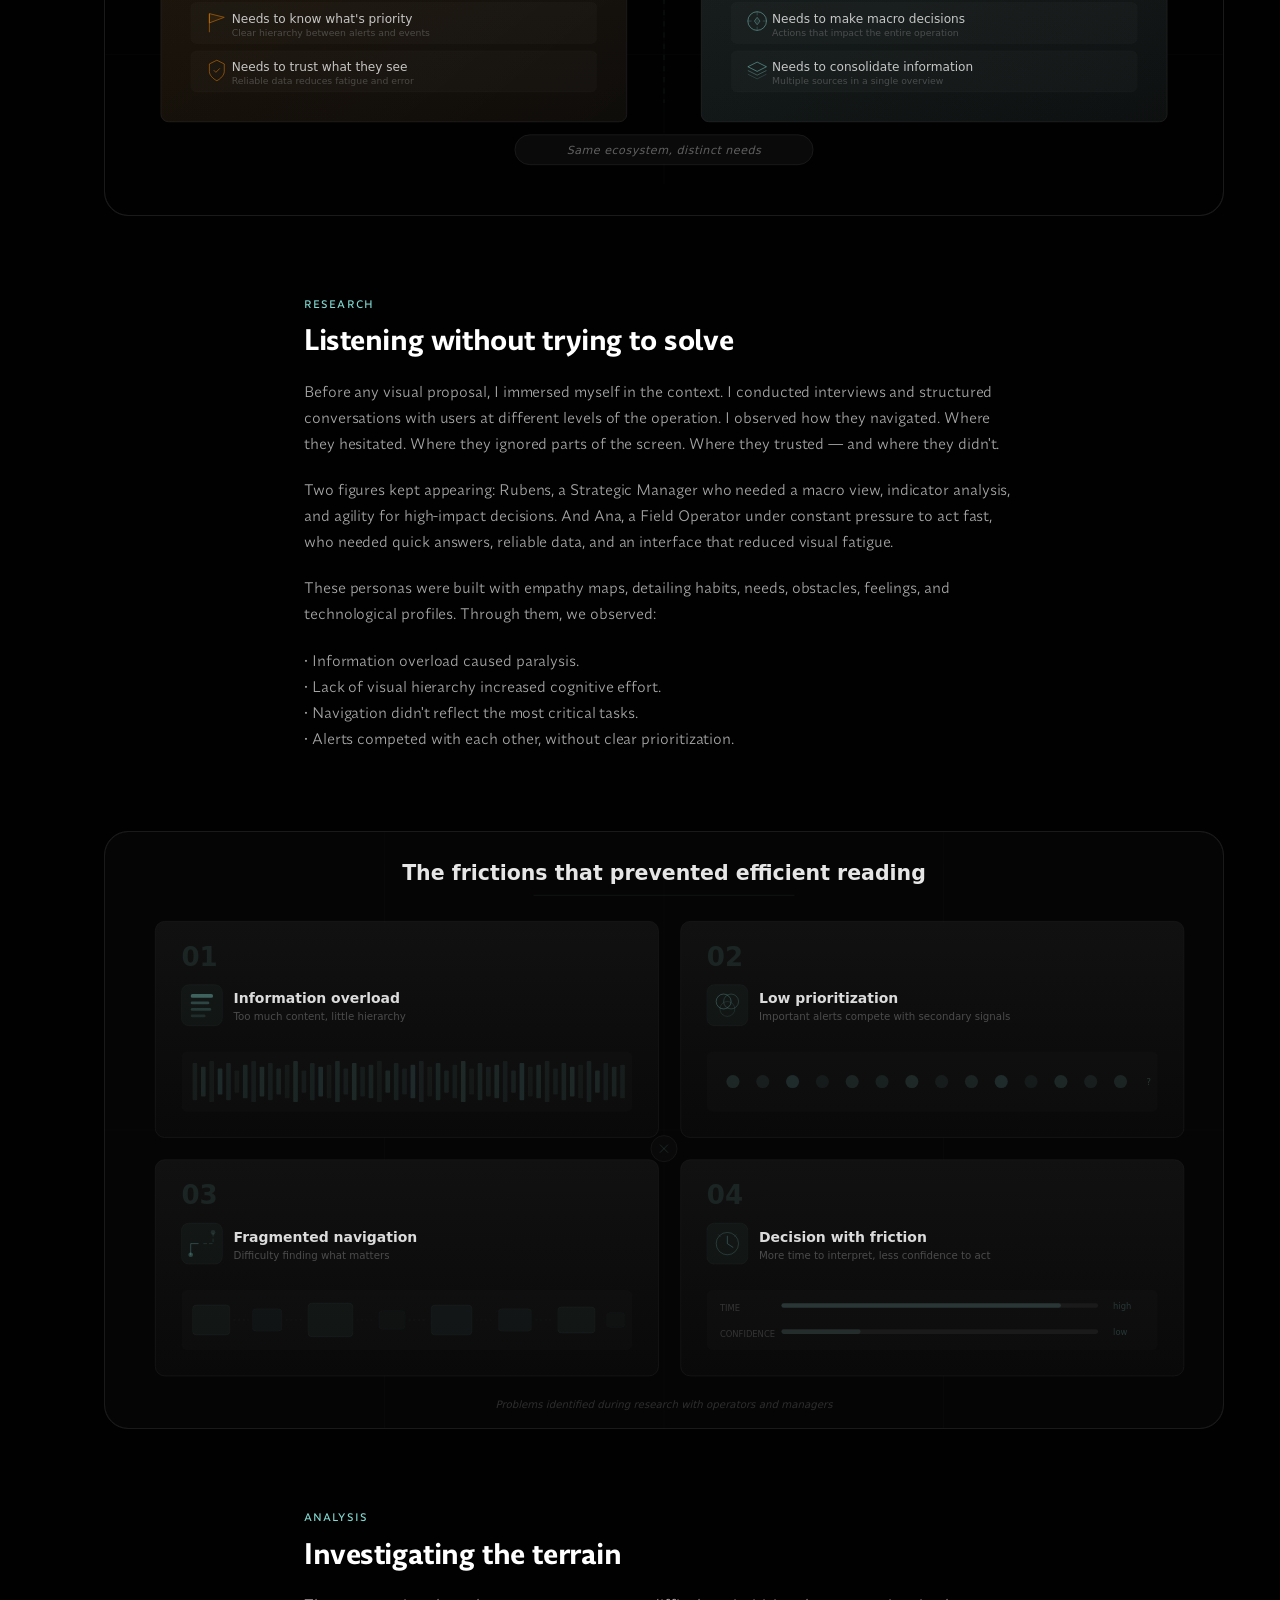
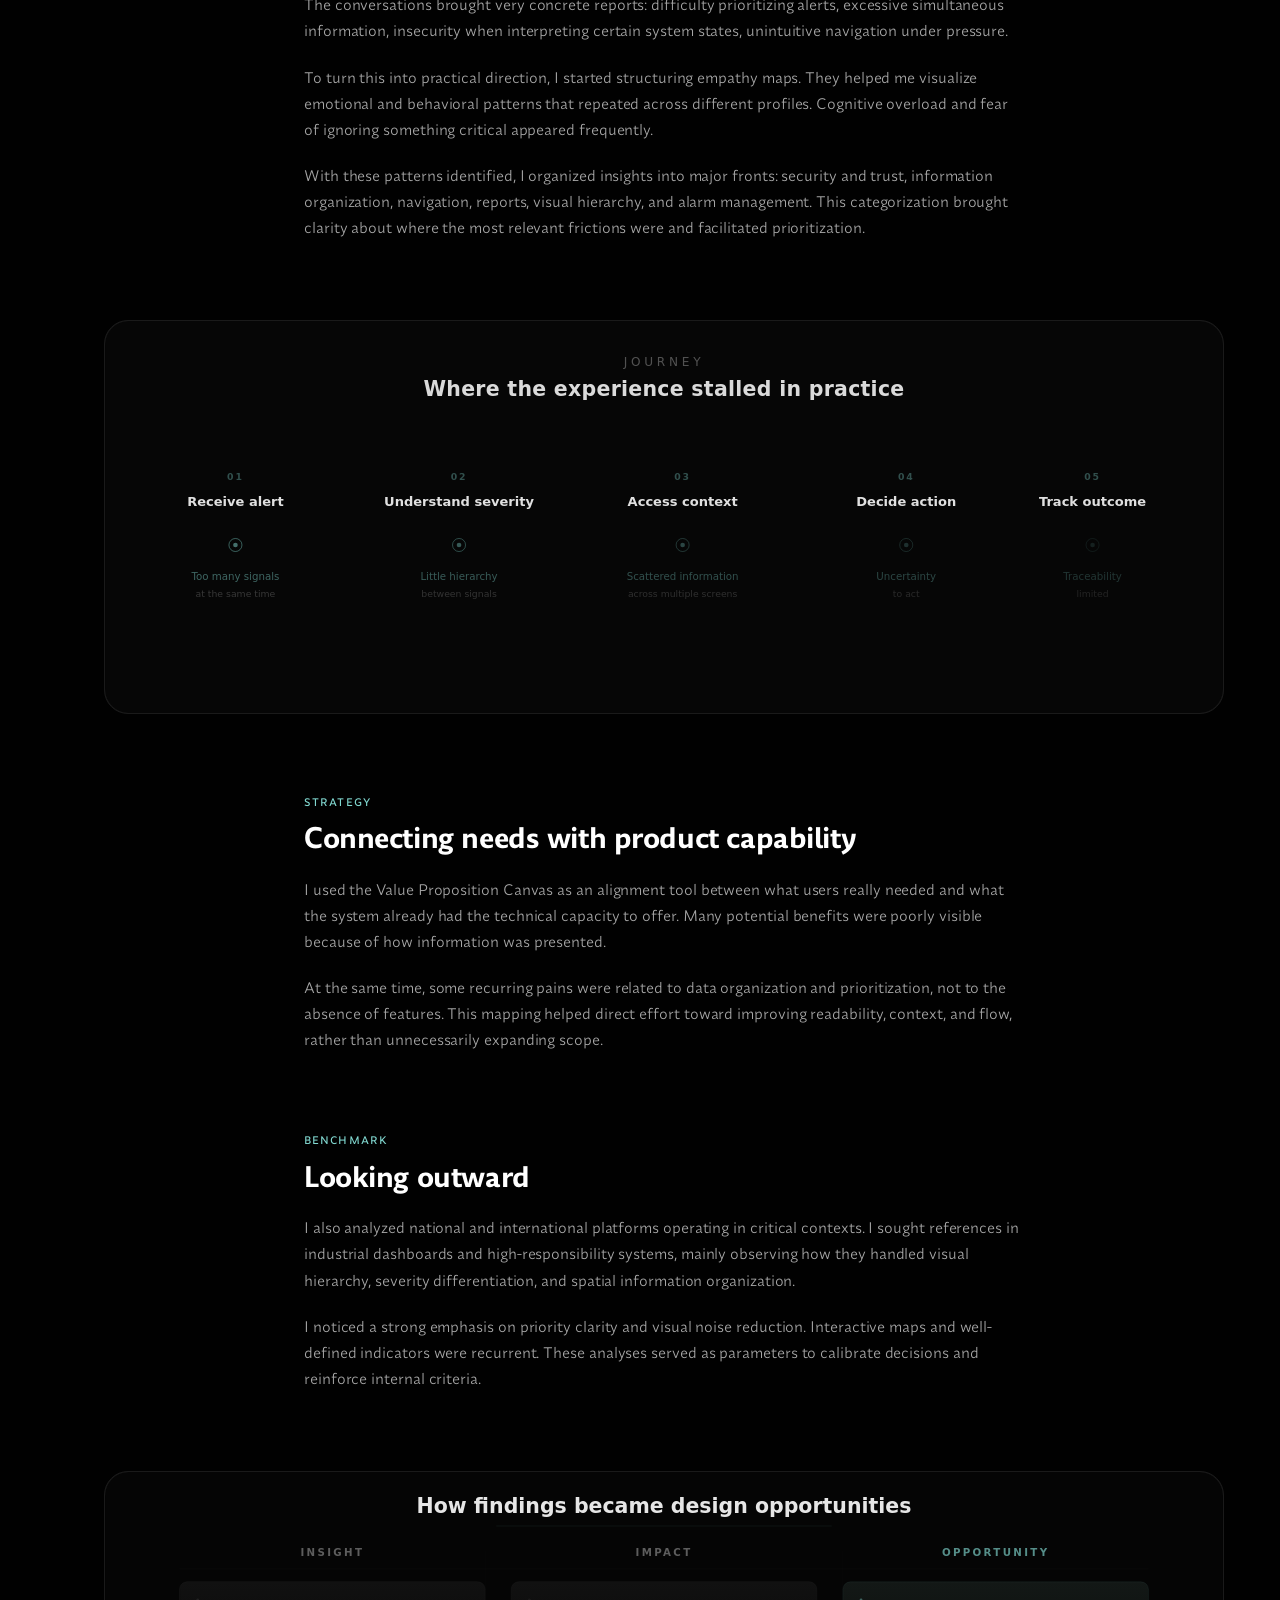
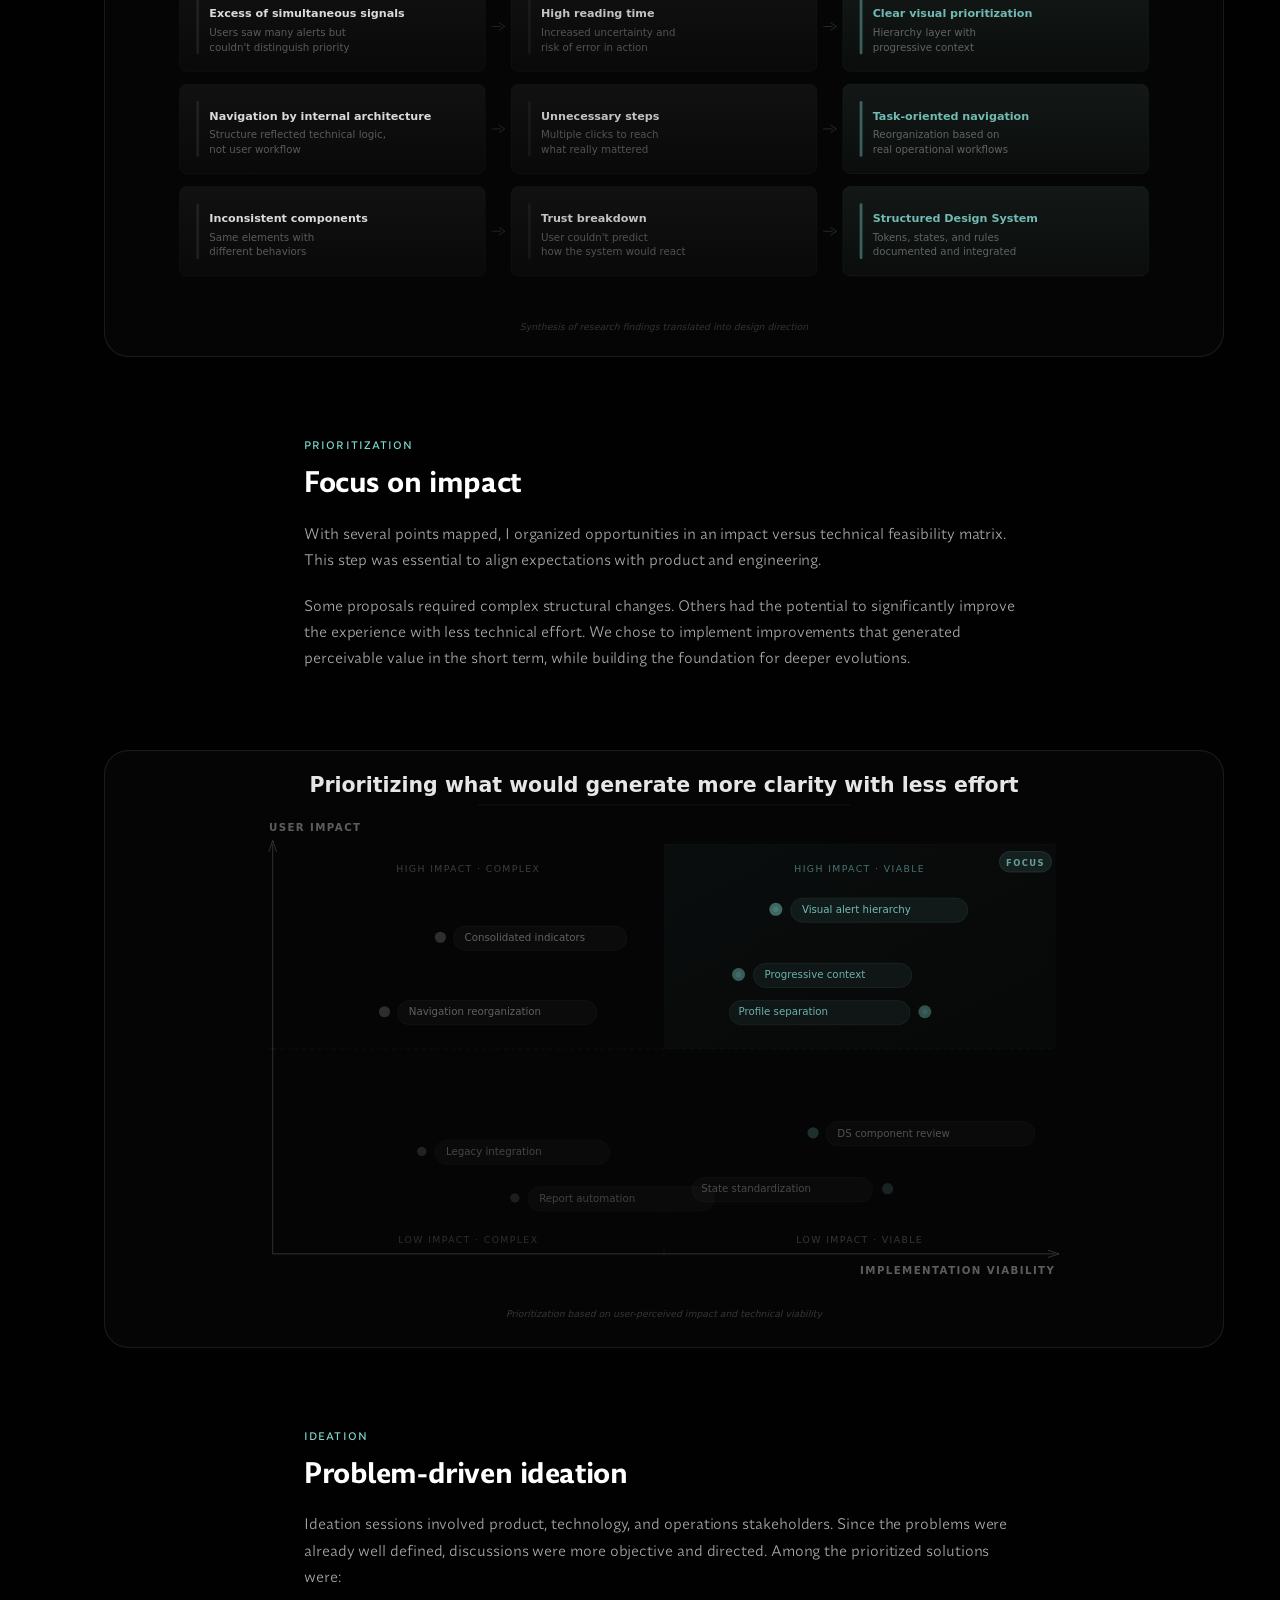
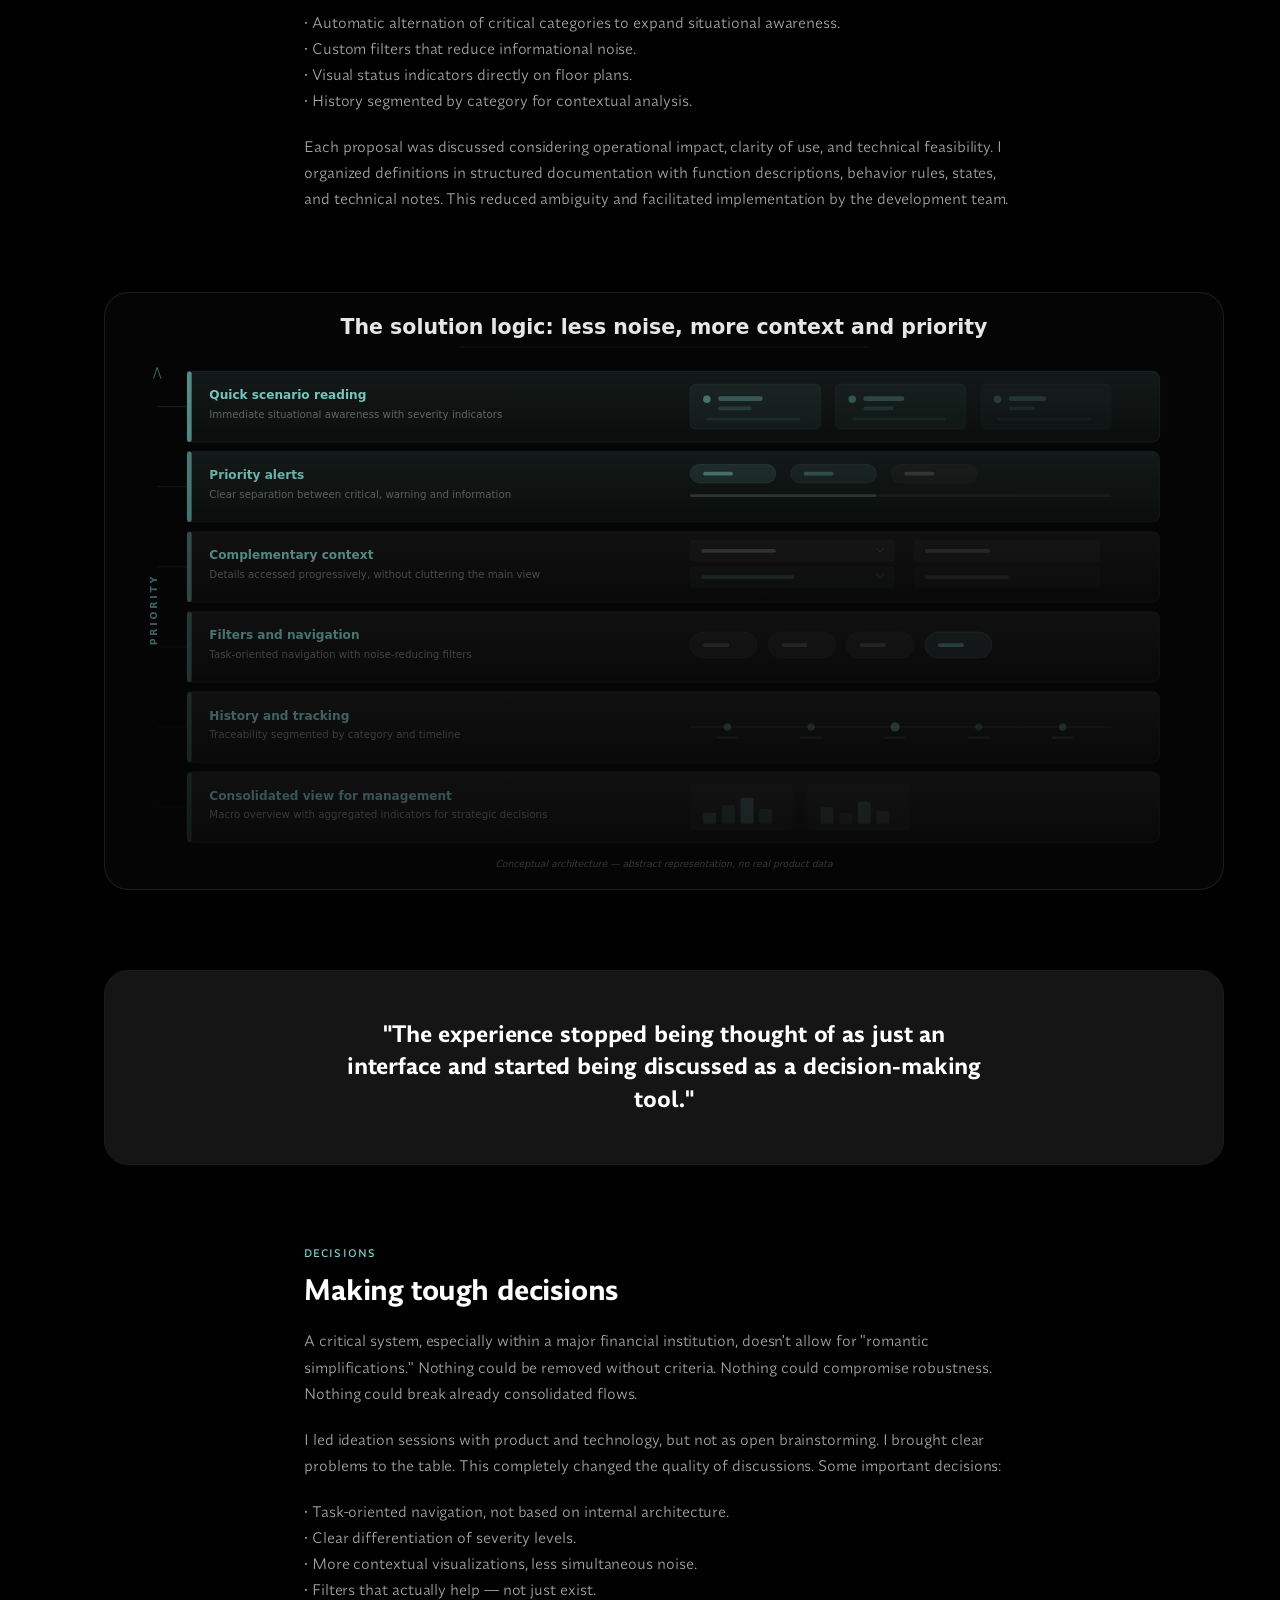
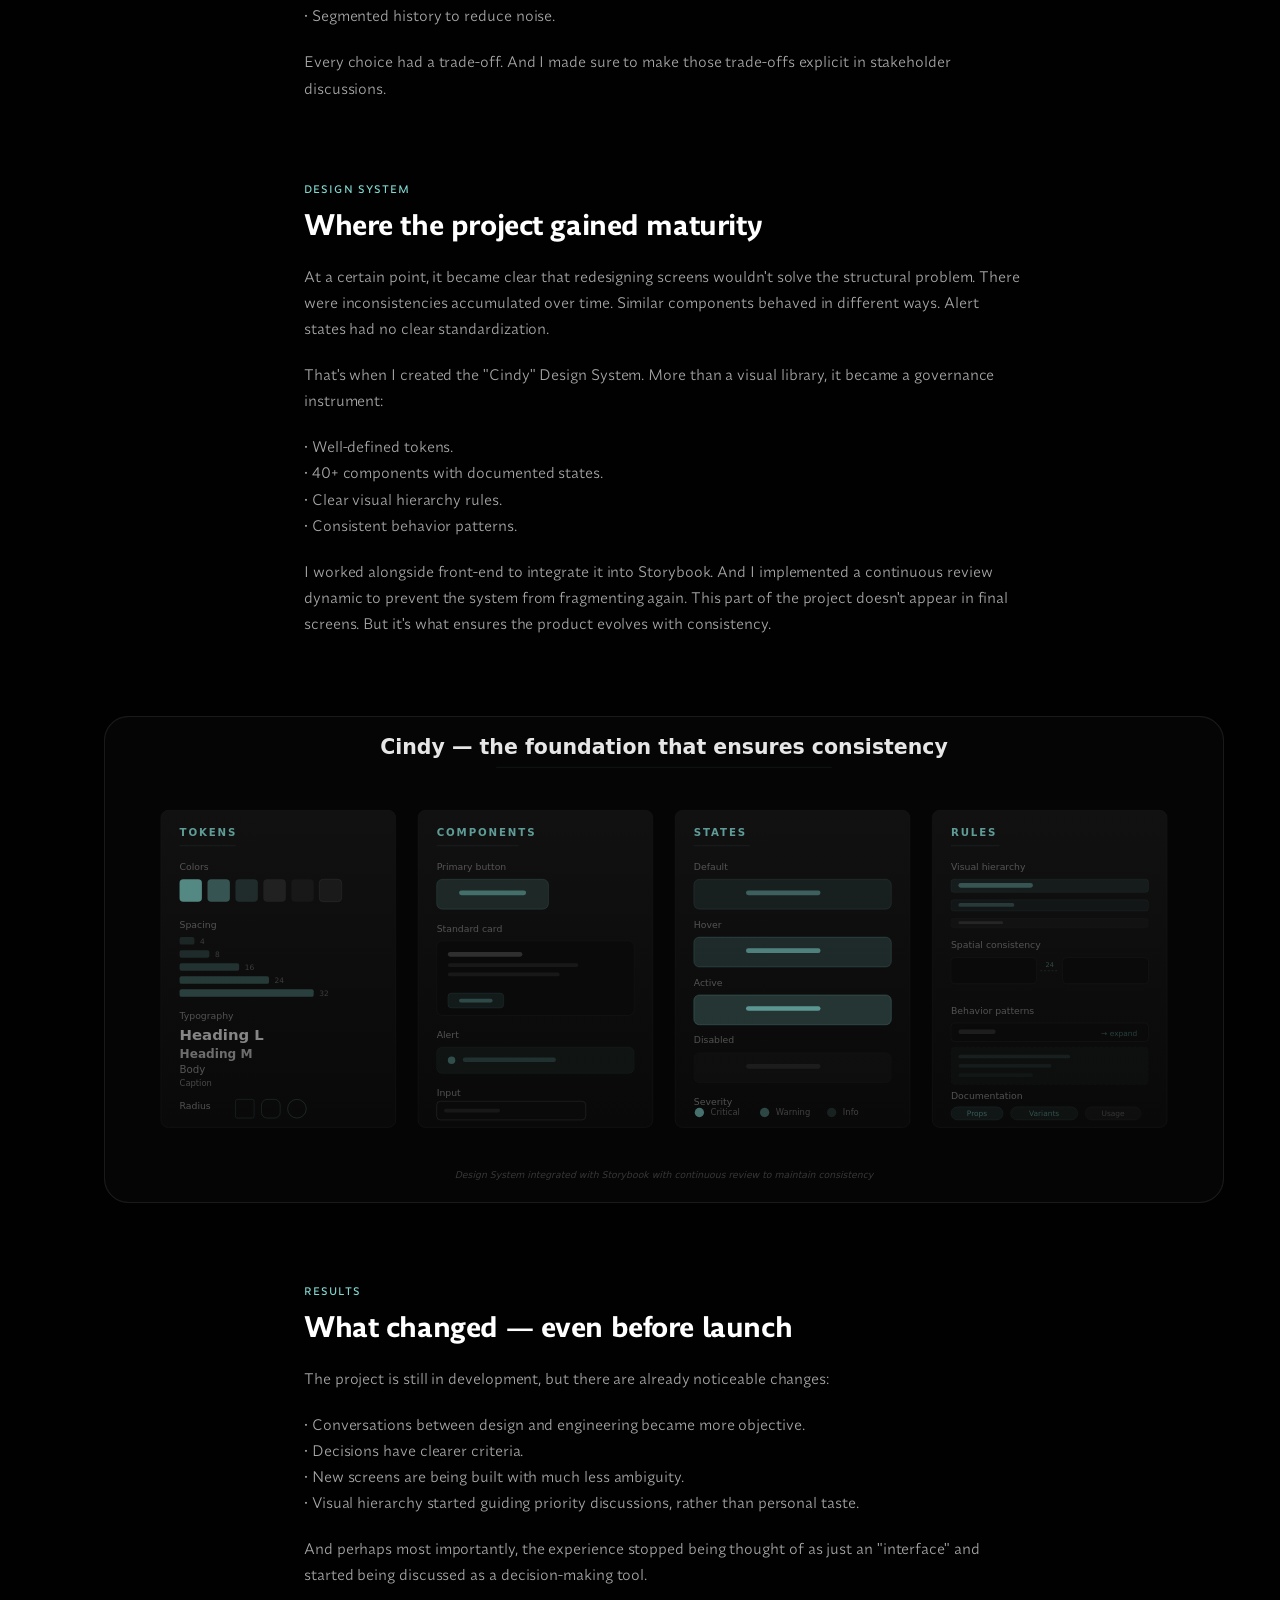
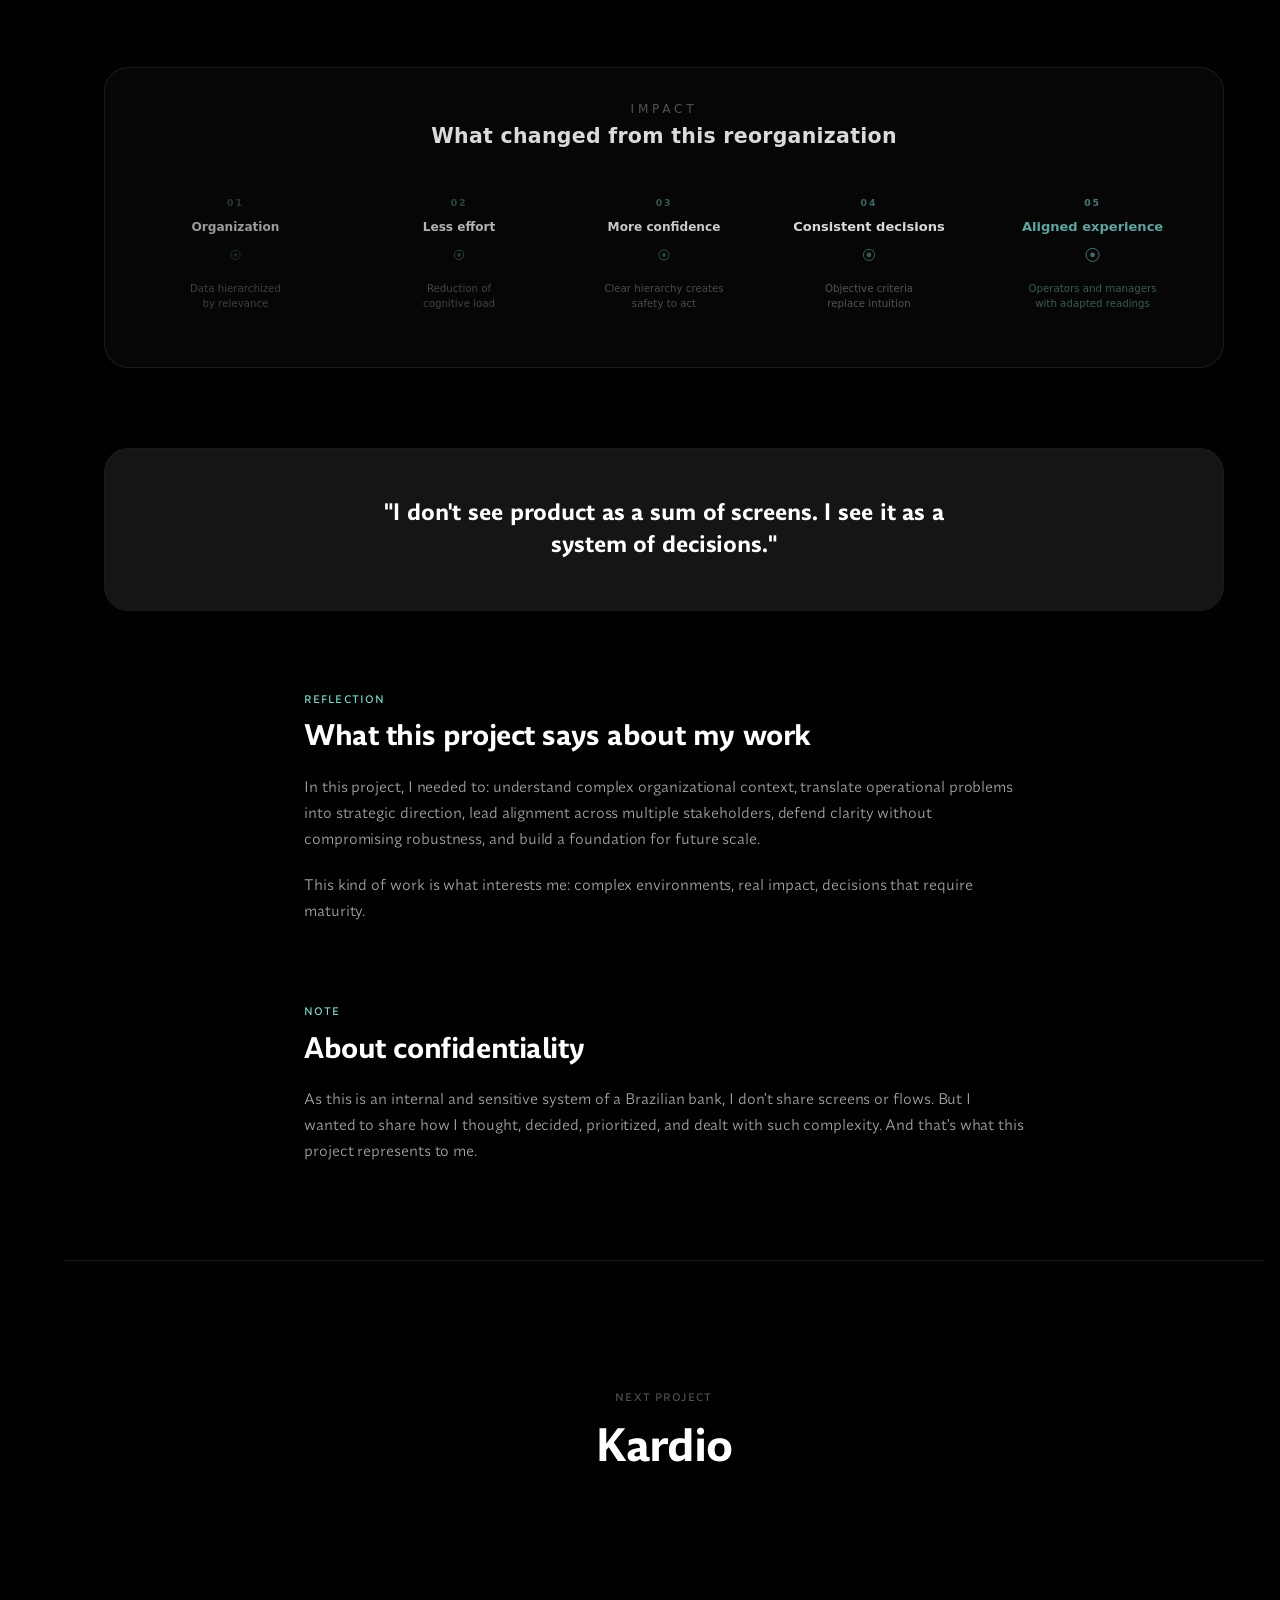
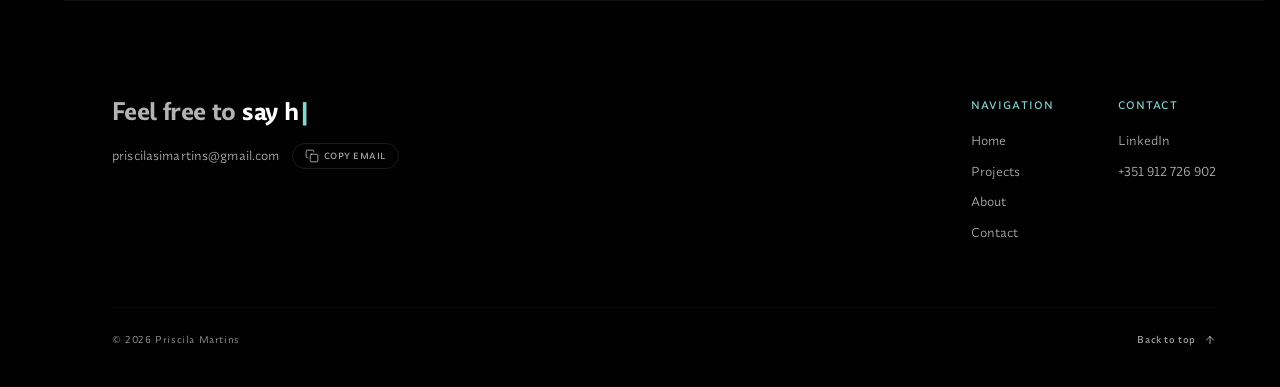
<file: projects/da-operacao-a-decisao-en.html>
<!DOCTYPE html>
<html lang="en">
<head>
  <meta charset="UTF-8">
  <meta name="viewport" content="width=device-width, initial-scale=1.0">
  <meta name="description" content="From Operation to Decision — Case study by Priscila Silva Martins, Product Designer.">
  <title>From Operation to Decision | Priscila Martins</title>
  <link rel="icon" href="../assets/favicon.svg" type="image/svg+xml">
  <link rel="stylesheet" href="../css/style.css">
  <link rel="stylesheet" href="../css/project.css">
</head>
<body>

  <!-- Password Gate -->
  <div class="password-gate" id="passwordGate">
    <a href="../en.html" class="password-gate__back">
      <svg viewBox="0 0 24 24" fill="none" stroke="currentColor" stroke-width="2" stroke-linecap="round" stroke-linejoin="round"><path d="M19 12H5"/><path d="m12 19-7-7 7-7"/></svg>
      Back
    </a>
    <div class="password-gate__card">
      <div class="password-gate__lock">
        <svg viewBox="0 0 24 24" fill="none" stroke="currentColor" stroke-width="1.5" stroke-linecap="round" stroke-linejoin="round" width="32" height="32"><rect x="3" y="11" width="18" height="11" rx="2" ry="2"/><path d="M7 11V7a5 5 0 0 1 10 0v4"/></svg>
      </div>
      <h2 class="password-gate__title">Heya!</h2>
      <p class="password-gate__text">
        This UX Case is password-protected due to data privacy.
      </p>
      <p class="password-gate__text">
        To view it please enter the password below:
      </p>
      <div class="password-gate__form">
        <label class="password-gate__label" for="casePassword">Password:</label>
        <div class="password-gate__input-wrapper">
          <input type="password" id="casePassword" class="password-gate__input" placeholder="Type here" autocomplete="off">
          <button type="button" class="password-gate__toggle" id="togglePassword" aria-label="Show password">
            <svg class="password-gate__eye-open" viewBox="0 0 24 24" fill="none" stroke="currentColor" stroke-width="1.5" stroke-linecap="round" stroke-linejoin="round" width="20" height="20"><path d="M1 12s4-8 11-8 11 8 11 8-4 8-11 8-11-8-11-8z"/><circle cx="12" cy="12" r="3"/></svg>
            <svg class="password-gate__eye-closed" viewBox="0 0 24 24" fill="none" stroke="currentColor" stroke-width="1.5" stroke-linecap="round" stroke-linejoin="round" width="20" height="20" style="display:none"><path d="M17.94 17.94A10.07 10.07 0 0 1 12 20c-7 0-11-8-11-8a18.45 18.45 0 0 1 5.06-5.94M9.9 4.24A9.12 9.12 0 0 1 12 4c7 0 11 8 11 8a18.5 18.5 0 0 1-2.16 3.19m-6.72-1.07a3 3 0 1 1-4.24-4.24"/><line x1="1" y1="1" x2="23" y2="23"/></svg>
          </button>
        </div>
        <p class="password-gate__error" id="passwordError">Wrong password. Please try again.</p>
        <button type="button" class="password-gate__submit" id="submitPassword">Enter</button>
      </div>
      <div class="password-gate__hint">
        <p>You can find the password on my CV.</p>
        <p>Otherwise, please send an email to <a href="mailto:priscilasimartins@gmail.com">priscilasimartins@gmail.com</a></p>
      </div>
    </div>
  </div>

  <!-- Navigation -->
  <nav class="nav">
    <button class="nav__dots" aria-label="Menu">
      <span></span>
      <span></span>
      <span></span>
      <span></span>
    </button>
    <a href="da-operacao-a-decisao.html" class="nav__lang">Português</a>
  </nav>
  <div class="nav__panel">
    <div class="nav__panel-inner">
      <ul class="nav__links">
        <li><a href="../en.html"><span>Home <sup class="nav__index">/01</sup></span></a></li>
        <li><a href="../en.html#projects"><span>Projects <sup class="nav__index">/02</sup></span></a></li>
        <li><a href="../about-en.html"><span>About <sup class="nav__index">/03</sup></span></a></li>
        <li><a href="../en.html#contact"><span>Contact <sup class="nav__index">/04</sup></span></a></li>
      </ul>
      <div class="nav__panel-footer">
        <p class="nav__panel-name">Priscila Martins</p>
        <p class="nav__panel-role">Product Designer</p>
      </div>
    </div>
  </div>

  <!-- Hero -->
  <section class="project-hero">
    <p class="project-hero__eyebrow">Case Study</p>
    <h1 class="project-hero__title">From Operation to Decision</h1>
    <p class="project-hero__desc">
      Strategic redesign of a critical internal Banking Security platform.
    </p>

    <div class="project-meta">
      <div class="project-meta__item">
        <span class="project-meta__label">Role</span>
        <span class="project-meta__value">Product Designer</span>
      </div>
      <div class="project-meta__item">
        <span class="project-meta__label">Year</span>
        <span class="project-meta__value">2025</span>
      </div>
      <div class="project-meta__item">
        <span class="project-meta__label">Scope</span>
        <span class="project-meta__value">Product Design, UX/UI Design, UX Research</span>
      </div>
      <div class="project-meta__item">
        <span class="project-meta__label">Tools</span>
        <span class="project-meta__value">Desk Research, Survey Forms, Miro, Figma</span>
      </div>
    </div>
  </section>

  <!-- Cover -->
  <div class="project-cover">
    <img class="project-cover__img" src="../assets/imgs/projetos/ingles/case1eng.png" alt="From Operation to Decision — Project cover">
  </div>

  <!-- Content -->
  <div class="project-content">

    <!-- Overview -->
    <div class="project-section project-section--centered">
      <p class="project-section__eyebrow">Overview</p>
      <h2 class="project-section__title">The context</h2>
      <p class="project-section__text">
        When I joined this project, the system was already running in two of the largest banks in Brazil. It worked technically, but it cost too much energy from the people who depended on it every day. Operations happened. Alerts appeared. The data was there.
      </p>
      <p class="project-section__text">
        However, navigating through all of it required constant effort, especially under pressure. Imagine the pressure of monitoring a bank! I realized it was a great opportunity to experience this in my career. After all, it was a product that hadn't been designed from the real experience of its users.
      </p>
      <p class="project-section__text">
        And that's where I came in as a UX/UI Design lead.
      </p>
    </div>

    <!-- Hero image -->
    <div class="project-image project-image--hero">
      <img src="../assets/imgs/da-operacao-hero-en.svg" alt="From Operation to Decision — Flow: from operational noise to clear decision">
    </div>

    <!-- Turning point -->
    <div class="project-section project-section--centered">
      <p class="project-section__eyebrow">Discovery</p>
      <h2 class="project-section__title">The turning point</h2>
      <p class="project-section__text">
        In the very first conversations with users, one thing became clear: the system had been organized by engineering logic. But people operate by the logic of urgency.
      </p>
      <p class="project-section__text">
        Those on the front line needed to quickly identify what required action. Those in management needed to understand the big picture and make strategic decisions. And both were looking at the same structure.
      </p>
      <p class="project-section__text">
        This tension shaped the entire project. Instead of just "modernizing the interface," I tried to reorganize how information was presented to support real decisions.
      </p>
    </div>

    <!-- Profiles comparison -->
    <div class="project-image">
      <img src="../assets/imgs/da-operacao-perfis-en.svg" alt="Two profiles, two readings of the same system — Field Operator vs Strategic Manager">
    </div>

    <!-- Research -->
    <div class="project-section project-section--centered">
      <p class="project-section__eyebrow">Research</p>
      <h2 class="project-section__title">Listening without trying to solve</h2>
      <p class="project-section__text">
        Before any visual proposal, I immersed myself in the context. I conducted interviews and structured conversations with users at different levels of the operation. I observed how they navigated. Where they hesitated. Where they ignored parts of the screen. Where they trusted — and where they didn't.
      </p>
      <p class="project-section__text">
        Two figures kept appearing: Rubens, a Strategic Manager who needed a macro view, indicator analysis, and agility for high-impact decisions. And Ana, a Field Operator under constant pressure to act fast, who needed quick answers, reliable data, and an interface that reduced visual fatigue.
      </p>
      <p class="project-section__text">
        These personas were built with empathy maps, detailing habits, needs, obstacles, feelings, and technological profiles. Through them, we observed:
      </p>
      <p class="project-section__text">
        &bull; Information overload caused paralysis.<br>
        &bull; Lack of visual hierarchy increased cognitive effort.<br>
        &bull; Navigation didn't reflect the most critical tasks.<br>
        &bull; Alerts competed with each other, without clear prioritization.
      </p>
    </div>

    <!-- Pain points map -->
    <div class="project-image">
      <img src="../assets/imgs/da-operacao-dores-en.svg" alt="Frictions that prevented efficient reading — Information overload, Low prioritization, Fragmented navigation, Decision friction">
    </div>

    <!-- Analysis -->
    <div class="project-section project-section--centered">
      <p class="project-section__eyebrow">Analysis</p>
      <h2 class="project-section__title">Investigating the terrain</h2>
      <p class="project-section__text">
        The conversations brought very concrete reports: difficulty prioritizing alerts, excessive simultaneous information, insecurity when interpreting certain system states, unintuitive navigation under pressure.
      </p>
      <p class="project-section__text">
        To turn this into practical direction, I started structuring empathy maps. They helped me visualize emotional and behavioral patterns that repeated across different profiles. Cognitive overload and fear of ignoring something critical appeared frequently.
      </p>
      <p class="project-section__text">
        With these patterns identified, I organized insights into major fronts: security and trust, information organization, navigation, reports, visual hierarchy, and alarm management. This categorization brought clarity about where the most relevant frictions were and facilitated prioritization.
      </p>
    </div>

    <!-- Journey map -->
    <div class="project-image">
      <img src="../assets/imgs/da-operacao-jornada-en.svg" alt="Where the experience broke down in practice — Operation journey with friction points">
    </div>

    <!-- Strategy -->
    <div class="project-section project-section--centered">
      <p class="project-section__eyebrow">Strategy</p>
      <h2 class="project-section__title">Connecting needs with product capability</h2>
      <p class="project-section__text">
        I used the Value Proposition Canvas as an alignment tool between what users really needed and what the system already had the technical capacity to offer. Many potential benefits were poorly visible because of how information was presented.
      </p>
      <p class="project-section__text">
        At the same time, some recurring pains were related to data organization and prioritization, not to the absence of features. This mapping helped direct effort toward improving readability, context, and flow, rather than unnecessarily expanding scope.
      </p>
    </div>

    <!-- Benchmark -->
    <div class="project-section project-section--centered">
      <p class="project-section__eyebrow">Benchmark</p>
      <h2 class="project-section__title">Looking outward</h2>
      <p class="project-section__text">
        I also analyzed national and international platforms operating in critical contexts. I sought references in industrial dashboards and high-responsibility systems, mainly observing how they handled visual hierarchy, severity differentiation, and spatial information organization.
      </p>
      <p class="project-section__text">
        I noticed a strong emphasis on priority clarity and visual noise reduction. Interactive maps and well-defined indicators were recurrent. These analyses served as parameters to calibrate decisions and reinforce internal criteria.
      </p>
    </div>

    <!-- Synthesis -->
    <div class="project-image">
      <img src="../assets/imgs/da-operacao-sintese-en.svg" alt="How findings became design opportunities — Insight, Impact and Opportunity">
    </div>

    <!-- Prioritization -->
    <div class="project-section project-section--centered">
      <p class="project-section__eyebrow">Prioritization</p>
      <h2 class="project-section__title">Focus on impact</h2>
      <p class="project-section__text">
        With several points mapped, I organized opportunities in an impact versus technical feasibility matrix. This step was essential to align expectations with product and engineering.
      </p>
      <p class="project-section__text">
        Some proposals required complex structural changes. Others had the potential to significantly improve the experience with less technical effort. We chose to implement improvements that generated perceivable value in the short term, while building the foundation for deeper evolutions.
      </p>
    </div>

    <!-- Prioritization matrix -->
    <div class="project-image">
      <img src="../assets/imgs/da-operacao-matriz-en.svg" alt="Prioritizing what would generate more clarity with less effort — Impact vs feasibility matrix">
    </div>

    <!-- Ideation -->
    <div class="project-section project-section--centered">
      <p class="project-section__eyebrow">Ideation</p>
      <h2 class="project-section__title">Problem-driven ideation</h2>
      <p class="project-section__text">
        Ideation sessions involved product, technology, and operations stakeholders. Since the problems were already well defined, discussions were more objective and directed. Among the prioritized solutions were:
      </p>
      <p class="project-section__text">
        &bull; Automatic alternation of critical categories to expand situational awareness.<br>
        &bull; Custom filters that reduce informational noise.<br>
        &bull; Visual status indicators directly on floor plans.<br>
        &bull; History segmented by category for contextual analysis.
      </p>
      <p class="project-section__text">
        Each proposal was discussed considering operational impact, clarity of use, and technical feasibility. I organized definitions in structured documentation with function descriptions, behavior rules, states, and technical notes. This reduced ambiguity and facilitated implementation by the development team.
      </p>
    </div>

    <!-- Blueprint -->
    <div class="project-image">
      <img src="../assets/imgs/da-operacao-blueprint-en.svg" alt="The solution logic — less noise, more context and priority">
    </div>

    <!-- Highlight -->
    <div class="project-highlight">
      <p class="project-highlight__text">
        "The experience stopped being thought of as just an interface and started being discussed as a decision-making tool."
      </p>
    </div>

    <!-- Decisions -->
    <div class="project-section project-section--centered">
      <p class="project-section__eyebrow">Decisions</p>
      <h2 class="project-section__title">Making tough decisions</h2>
      <p class="project-section__text">
        A critical system, especially within a major financial institution, doesn't allow for "romantic simplifications." Nothing could be removed without criteria. Nothing could compromise robustness. Nothing could break already consolidated flows.
      </p>
      <p class="project-section__text">
        I led ideation sessions with product and technology, but not as open brainstorming. I brought clear problems to the table. This completely changed the quality of discussions. Some important decisions:
      </p>
      <p class="project-section__text">
        &bull; Task-oriented navigation, not based on internal architecture.<br>
        &bull; Clear differentiation of severity levels.<br>
        &bull; More contextual visualizations, less simultaneous noise.<br>
        &bull; Filters that actually help — not just exist.<br>
        &bull; Segmented history to reduce noise.
      </p>
      <p class="project-section__text">
        Every choice had a trade-off. And I made sure to make those trade-offs explicit in stakeholder discussions.
      </p>
    </div>

    <!-- Design System -->
    <div class="project-section project-section--centered">
      <p class="project-section__eyebrow">Design System</p>
      <h2 class="project-section__title">Where the project gained maturity</h2>
      <p class="project-section__text">
        At a certain point, it became clear that redesigning screens wouldn't solve the structural problem. There were inconsistencies accumulated over time. Similar components behaved in different ways. Alert states had no clear standardization.
      </p>
      <p class="project-section__text">
        That's when I created the "Cindy" Design System. More than a visual library, it became a governance instrument:
      </p>
      <p class="project-section__text">
        &bull; Well-defined tokens.<br>
        &bull; 40+ components with documented states.<br>
        &bull; Clear visual hierarchy rules.<br>
        &bull; Consistent behavior patterns.
      </p>
      <p class="project-section__text">
        I worked alongside front-end to integrate it into Storybook. And I implemented a continuous review dynamic to prevent the system from fragmenting again. This part of the project doesn't appear in final screens. But it's what ensures the product evolves with consistency.
      </p>
    </div>

    <div class="project-image">
      <img src="../assets/imgs/da-operacao-ds-en.svg" alt="Cindy Design System — Tokens, components, states and rules documented">
    </div>

    <!-- Results -->
    <div class="project-section project-section--centered">
      <p class="project-section__eyebrow">Results</p>
      <h2 class="project-section__title">What changed — even before launch</h2>
      <p class="project-section__text">
        The project is still in development, but there are already noticeable changes:
      </p>
      <p class="project-section__text">
        &bull; Conversations between design and engineering became more objective.<br>
        &bull; Decisions have clearer criteria.<br>
        &bull; New screens are being built with much less ambiguity.<br>
        &bull; Visual hierarchy started guiding priority discussions, rather than personal taste.
      </p>
      <p class="project-section__text">
        And perhaps most importantly, the experience stopped being thought of as just an "interface" and started being discussed as a decision-making tool.
      </p>
    </div>

    <!-- Impact -->
    <div class="project-image">
      <img src="../assets/imgs/da-operacao-impacto-en.svg" alt="What changed from this reorganization — evolution in 5 stages">
    </div>

    <!-- Highlight -->
    <div class="project-highlight">
      <p class="project-highlight__text">
        "I don't see product as a sum of screens. I see it as a system of decisions."
      </p>
    </div>

    <!-- Reflection -->
    <div class="project-section project-section--centered">
      <p class="project-section__eyebrow">Reflection</p>
      <h2 class="project-section__title">What this project says about my work</h2>
      <p class="project-section__text">
        In this project, I needed to: understand complex organizational context, translate operational problems into strategic direction, lead alignment across multiple stakeholders, defend clarity without compromising robustness, and build a foundation for future scale.
      </p>
      <p class="project-section__text">
        This kind of work is what interests me: complex environments, real impact, decisions that require maturity.
      </p>
    </div>

    <!-- Confidentiality -->
    <div class="project-section project-section--centered">
      <p class="project-section__eyebrow">Note</p>
      <h2 class="project-section__title">About confidentiality</h2>
      <p class="project-section__text">
        As this is an internal and sensitive system of a Brazilian bank, I don't share screens or flows. But I wanted to share how I thought, decided, prioritized, and dealt with such complexity. And that's what this project represents to me.
      </p>
    </div>

  </div>

  <!-- Next project -->
  <div class="project-next">
    <p class="project-next__label">Next project</p>
    <a href="kardio-en.html">
      <h2 class="project-next__title">Kardio</h2>
    </a>
  </div>

  <!-- Footer -->
  <footer class="footer">
    <div class="footer__main">
      <div class="footer__hero fade-in">
        <h2 class="footer__headline">Feel free to <span class="footer__typewriter" data-phrases='["say hello","connect","ask me anything"]'></span></h2>
        <div class="footer__email-block">
          <a href="mailto:priscilasimartins@gmail.com" class="footer__email">priscilasimartins@gmail.com</a>
          <button class="footer__copy-btn" data-email="priscilasimartins@gmail.com">
            <svg width="14" height="14" viewBox="0 0 24 24" fill="none" stroke="currentColor" stroke-width="1.5" stroke-linecap="round" stroke-linejoin="round"><rect x="9" y="9" width="13" height="13" rx="2"/><path d="M5 15H4a2 2 0 0 1-2-2V4a2 2 0 0 1 2-2h9a2 2 0 0 1 2 2v1"/></svg>
            <span class="footer__copy-label">Copy email</span>
          </button>
        </div>
      </div>
      <div class="footer__columns fade-in">
        <div class="footer__col">
          <p class="footer__label">Navigation</p>
          <ul class="footer__nav">
            <li><a href="../en.html">Home</a></li>
            <li><a href="../en.html#projects">Projects</a></li>
            <li><a href="../about-en.html">About</a></li>
            <li><a href="../en.html#contact">Contact</a></li>
          </ul>
        </div>
        <div class="footer__col">
          <p class="footer__label">Contact</p>
          <ul class="footer__nav">
            <li><a href="https://www.linkedin.com/in/priscila-martins-9b9aaa227/" target="_blank" rel="noopener">LinkedIn</a></li>
            <li><a href="https://wa.me/351912726902" target="_blank" rel="noopener">+351 912 726 902</a></li>
          </ul>
        </div>
      </div>
    </div>
    <div class="footer__bar">
      <p class="footer__copy">&copy; 2026 Priscila Martins</p>
      <a href="#" class="footer__back-top">
        Back to top
        <svg width="12" height="12" viewBox="0 0 24 24" fill="none" stroke="currentColor" stroke-width="2" stroke-linecap="round" stroke-linejoin="round"><path d="M12 19V5"/><path d="M5 12l7-7 7 7"/></svg>
      </a>
    </div>
  </footer>

  <!-- Social Sidebar -->
  <aside class="social-sidebar">
    <div class="social-sidebar__icons">
      <a href="https://www.linkedin.com/in/priscila-martins-9b9aaa227/" target="_blank" rel="noopener" class="social-sidebar__link" aria-label="LinkedIn">
        <svg viewBox="0 0 24 24" fill="none" stroke="currentColor" stroke-width="1.5" stroke-linecap="round" stroke-linejoin="round" width="18" height="18"><path d="M16 8a6 6 0 0 1 6 6v7h-4v-7a2 2 0 0 0-4 0v7h-4v-7a6 6 0 0 1 6-6z"/><rect x="2" y="9" width="4" height="12"/><circle cx="4" cy="4" r="2"/></svg>
      </a>
      <a href="mailto:priscilasimartins@gmail.com" class="social-sidebar__link" aria-label="Email">
        <svg viewBox="0 0 24 24" fill="none" stroke="currentColor" stroke-width="1.5" stroke-linecap="round" stroke-linejoin="round" width="18" height="18"><rect x="2" y="4" width="20" height="16" rx="2"/><path d="M22 4L12 13 2 4"/></svg>
      </a>
      <a href="https://wa.me/351912726902" target="_blank" rel="noopener" class="social-sidebar__link" aria-label="WhatsApp">
        <svg viewBox="0 0 24 24" fill="currentColor" width="18" height="18"><path d="M17.472 14.382c-.297-.149-1.758-.867-2.03-.967-.273-.099-.471-.148-.67.15-.197.297-.767.966-.94 1.164-.173.199-.347.223-.644.075-.297-.15-1.255-.463-2.39-1.475-.883-.788-1.48-1.761-1.653-2.059-.173-.297-.018-.458.13-.606.134-.133.298-.347.446-.52.149-.174.198-.298.298-.497.099-.198.05-.371-.025-.52-.075-.149-.669-1.612-.916-2.207-.242-.579-.487-.5-.669-.51-.173-.008-.371-.01-.57-.01-.198 0-.52.074-.792.372-.272.297-1.04 1.016-1.04 2.479 0 1.462 1.065 2.875 1.213 3.074.149.198 2.096 3.2 5.077 4.487.709.306 1.262.489 1.694.625.712.227 1.36.195 1.871.118.571-.085 1.758-.719 2.006-1.413.248-.694.248-1.289.173-1.413-.074-.124-.272-.198-.57-.347m-5.421 7.403h-.004a9.87 9.87 0 01-5.031-1.378l-.361-.214-3.741.982.998-3.648-.235-.374a9.86 9.86 0 01-1.51-5.26c.001-5.45 4.436-9.884 9.888-9.884 2.64 0 5.122 1.03 6.988 2.898a9.825 9.825 0 012.893 6.994c-.003 5.45-4.437 9.884-9.885 9.884m8.413-18.297A11.815 11.815 0 0012.05 0C5.495 0 .16 5.335.157 11.892c0 2.096.547 4.142 1.588 5.945L.057 24l6.305-1.654a11.882 11.882 0 005.683 1.448h.005c6.554 0 11.89-5.335 11.893-11.893a11.821 11.821 0 00-3.48-8.413z"/></svg>
      </a>
    </div>
  </aside>

  <script src="../js/main.js"></script>
  <script>
    // Password gate
    (function() {
      const gate = document.getElementById('passwordGate');
      const input = document.getElementById('casePassword');
      const submit = document.getElementById('submitPassword');
      const toggle = document.getElementById('togglePassword');
      const error = document.getElementById('passwordError');
      const eyeOpen = toggle.querySelector('.password-gate__eye-open');
      const eyeClosed = toggle.querySelector('.password-gate__eye-closed');

      // Change this to your desired password
      const PASSWORD = 'priscila2026';

      // Check if already authenticated this session
      if (sessionStorage.getItem('case01_auth') === 'true') {
        gate.style.display = 'none';
        document.body.style.overflow = '';
      } else {
        document.body.style.overflow = 'hidden';
      }

      // Toggle password visibility
      toggle.addEventListener('click', function() {
        const isPassword = input.type === 'password';
        input.type = isPassword ? 'text' : 'password';
        eyeOpen.style.display = isPassword ? 'none' : 'block';
        eyeClosed.style.display = isPassword ? 'block' : 'none';
      });

      // Submit password
      function checkPassword() {
        if (input.value === PASSWORD) {
          sessionStorage.setItem('case01_auth', 'true');
          gate.classList.add('password-gate--unlocked');
          document.body.style.overflow = '';
          setTimeout(function() { gate.style.display = 'none'; }, 500);
        } else {
          error.classList.add('visible');
          input.classList.add('password-gate__input--error');
          setTimeout(function() {
            input.classList.remove('password-gate__input--error');
          }, 600);
        }
      }

      submit.addEventListener('click', checkPassword);
      input.addEventListener('keydown', function(e) {
        if (e.key === 'Enter') checkPassword();
        error.classList.remove('visible');
      });
    })();
  </script>
</body>
</html>
</file>
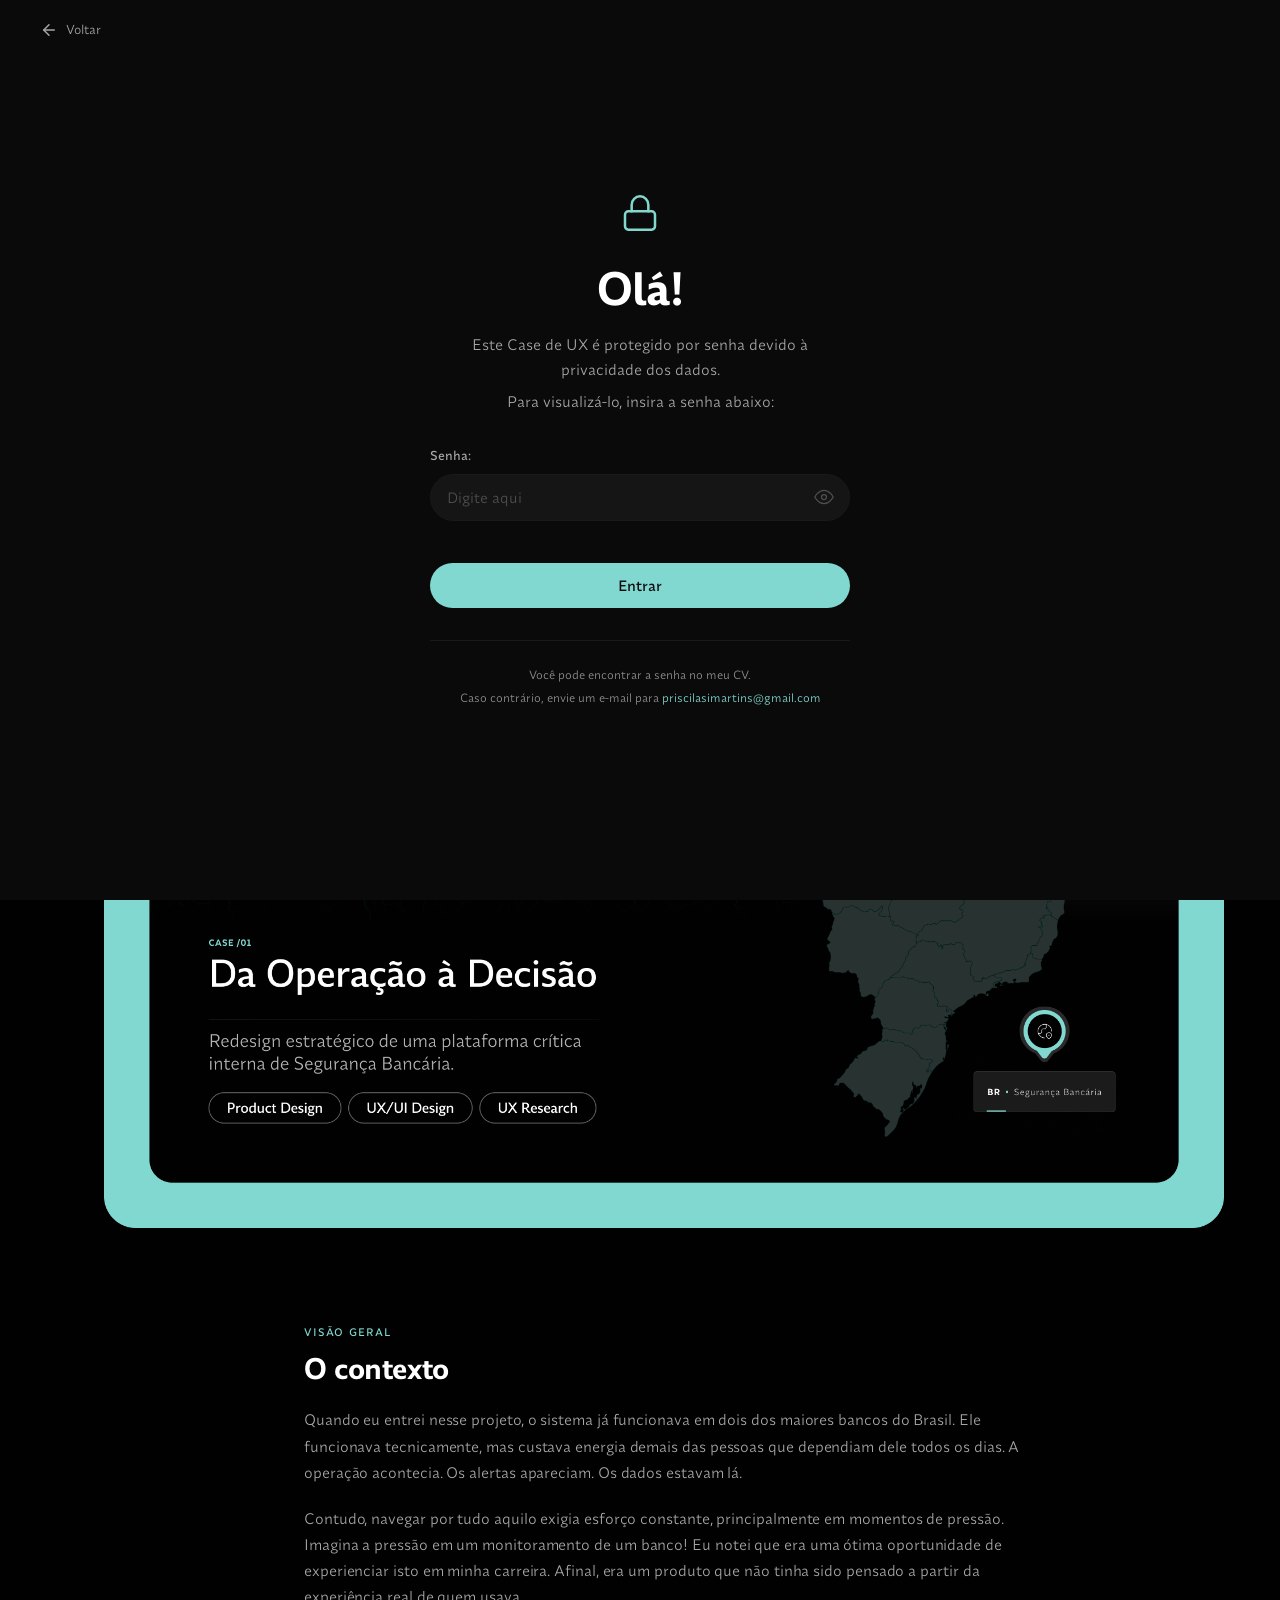
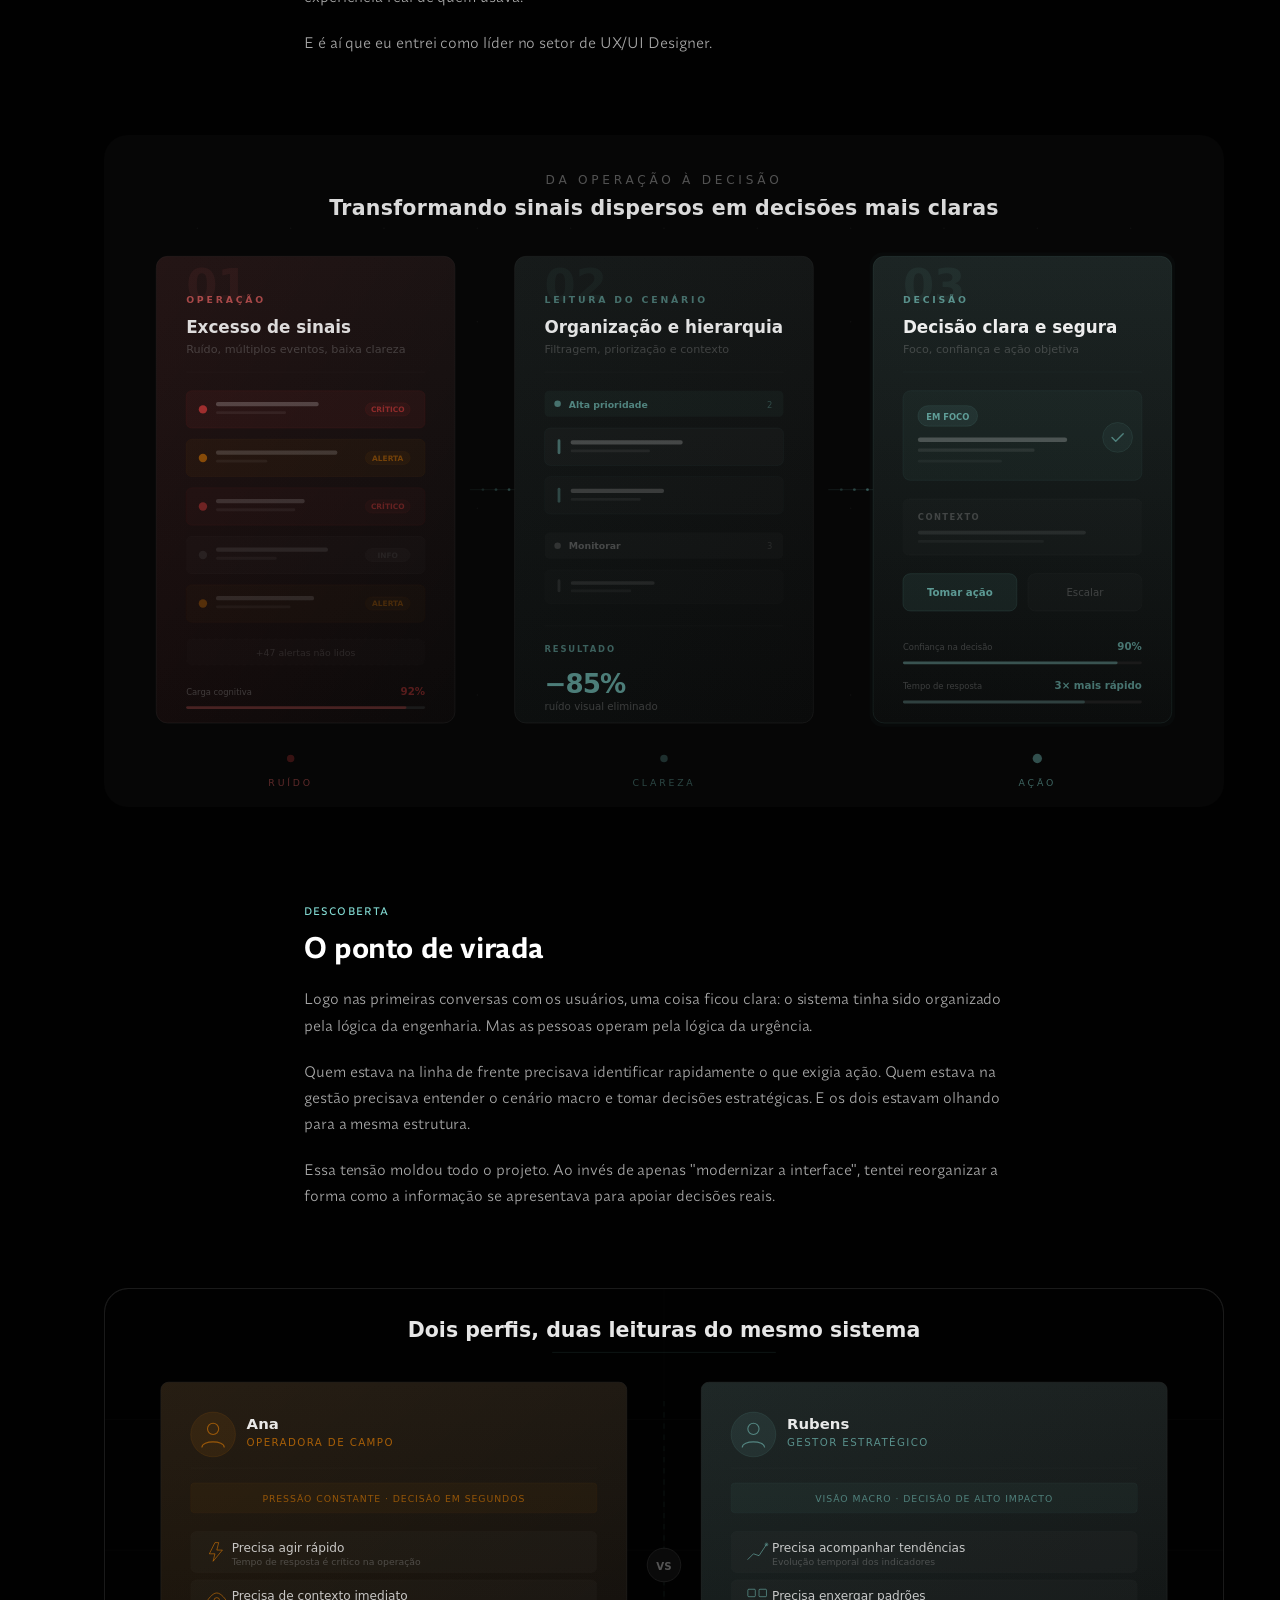
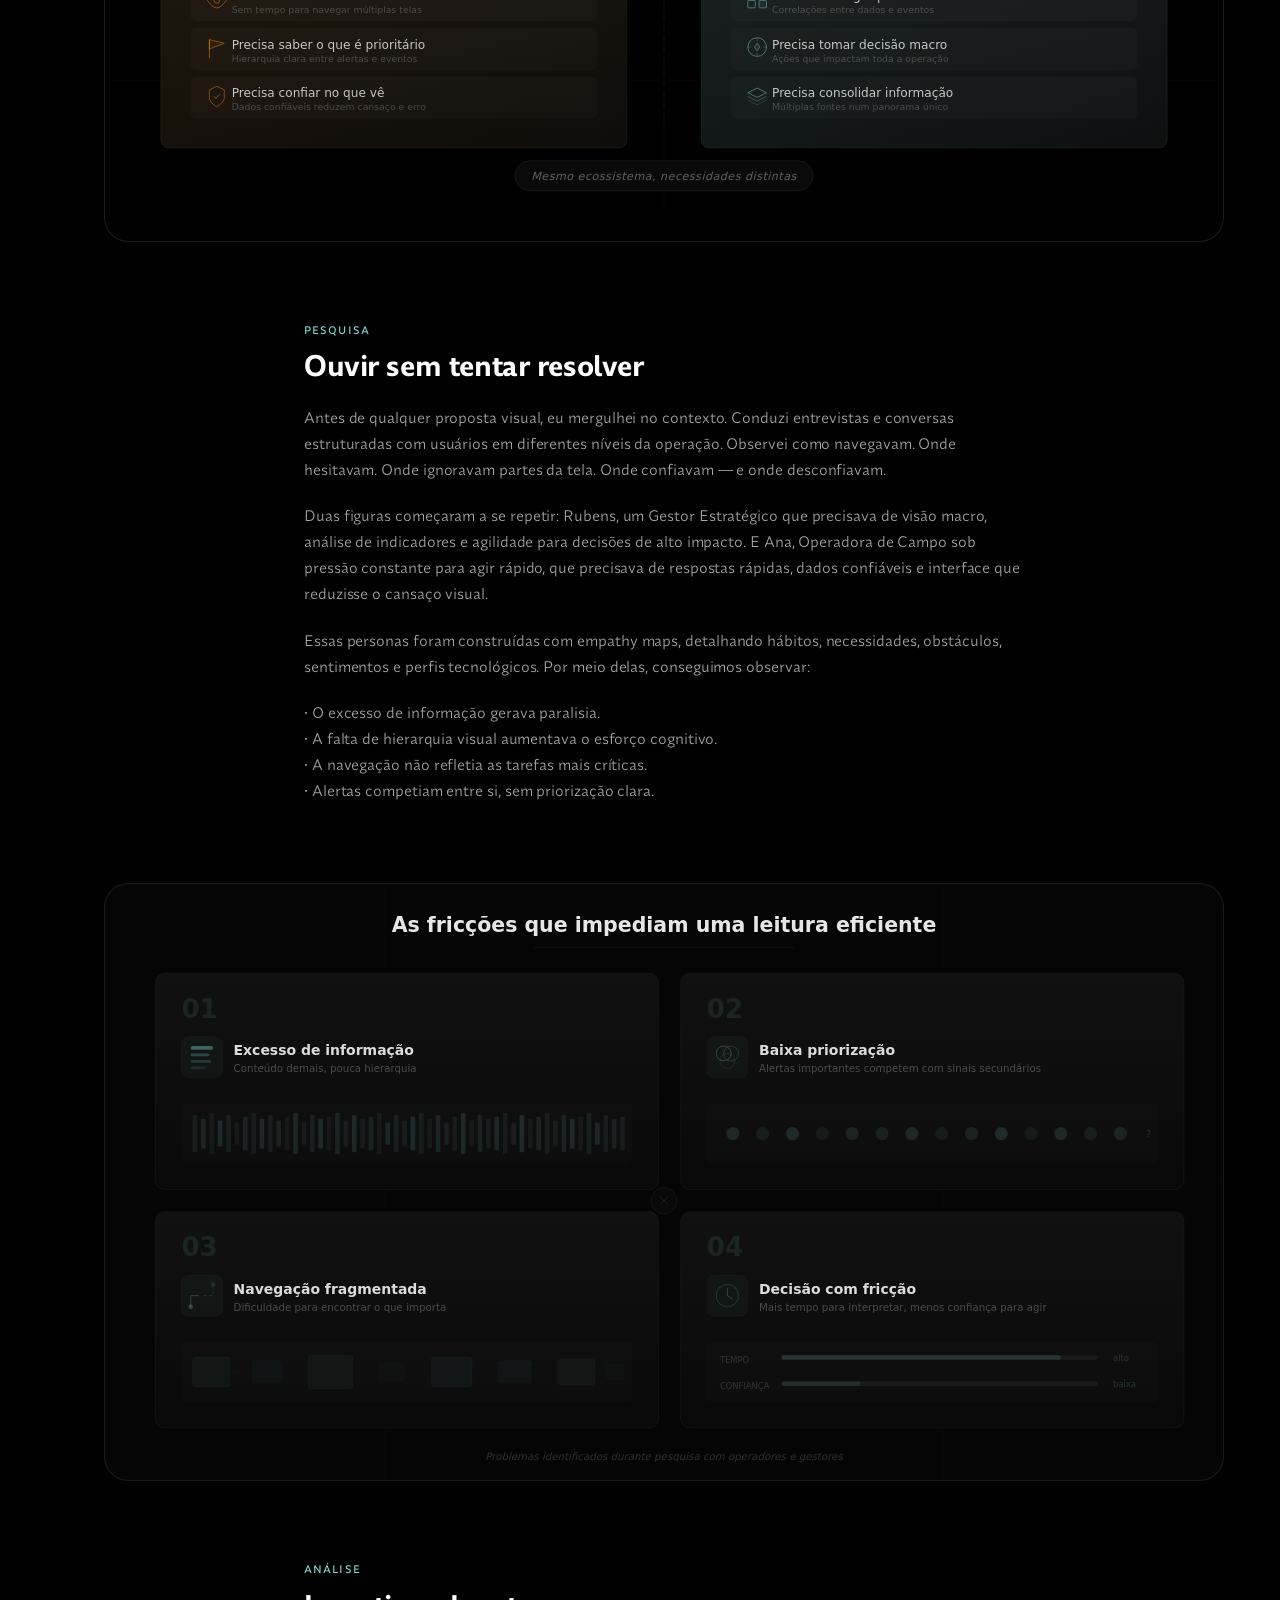
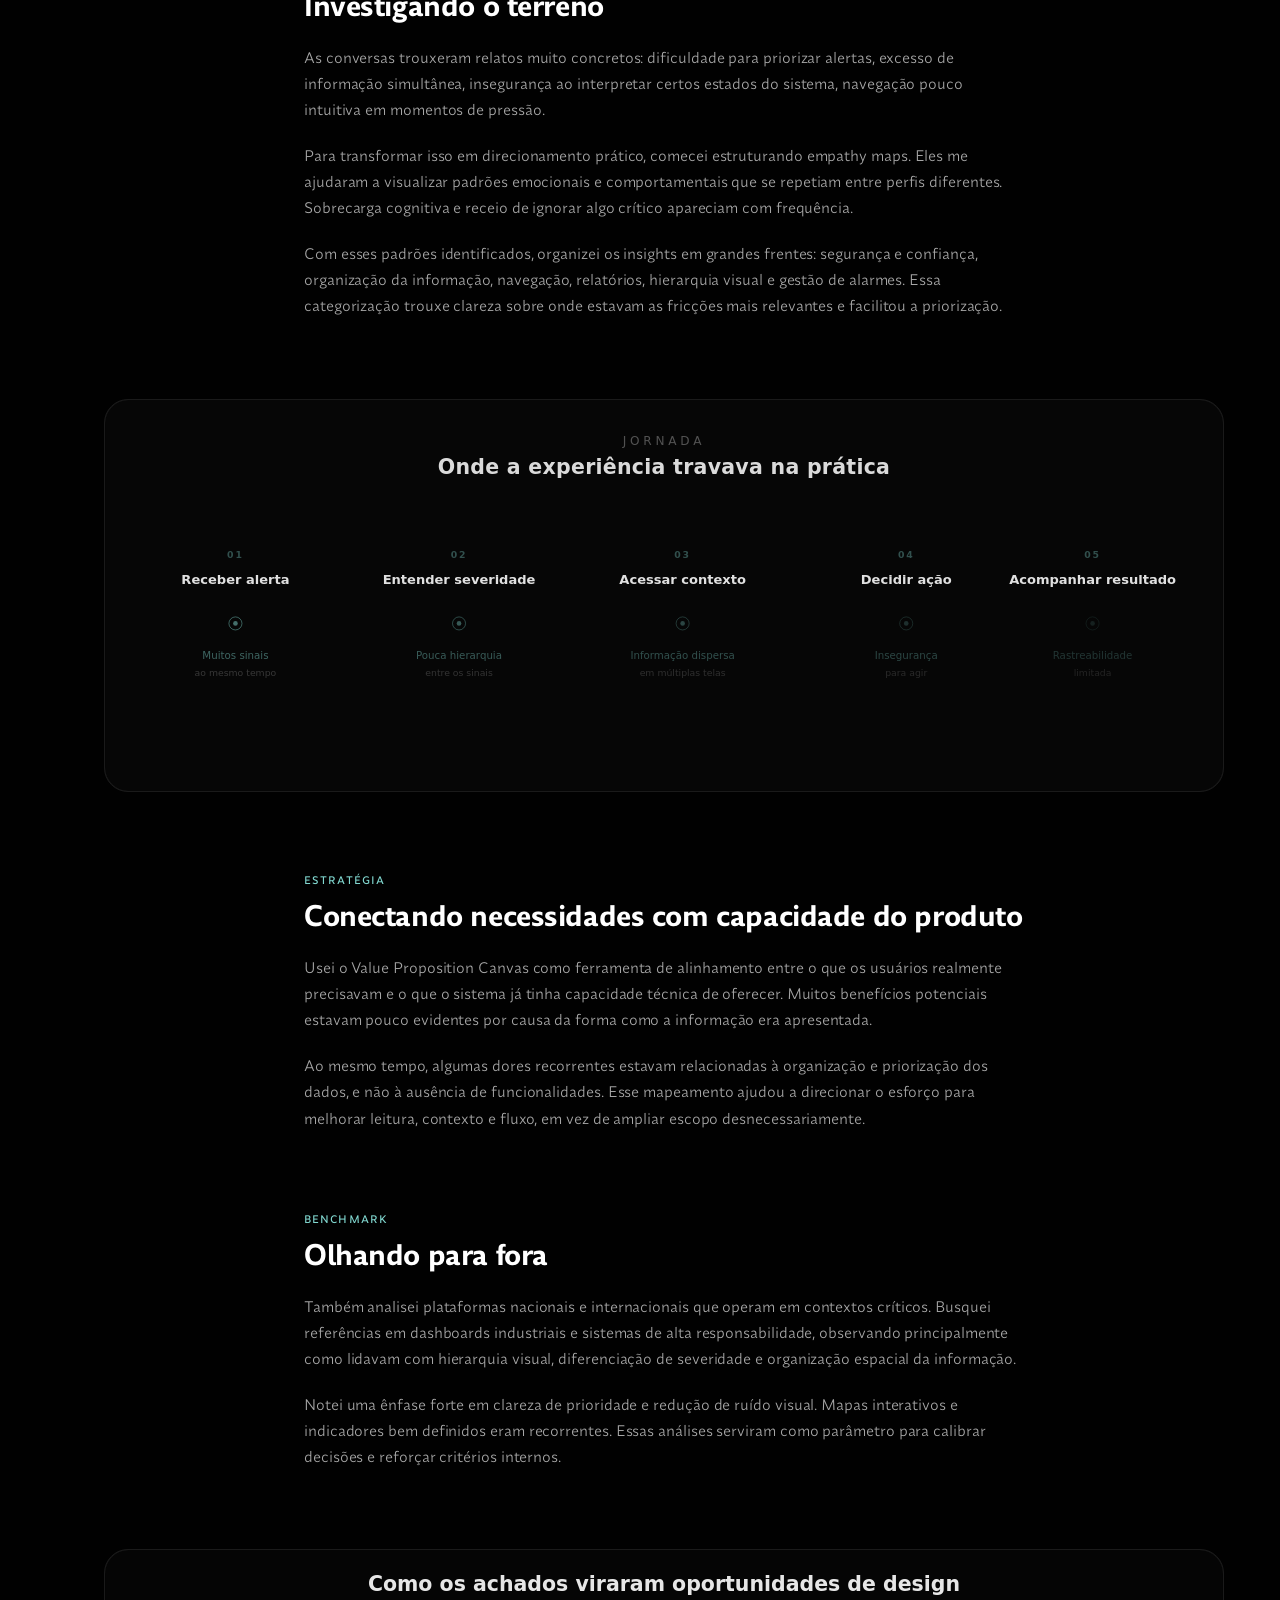
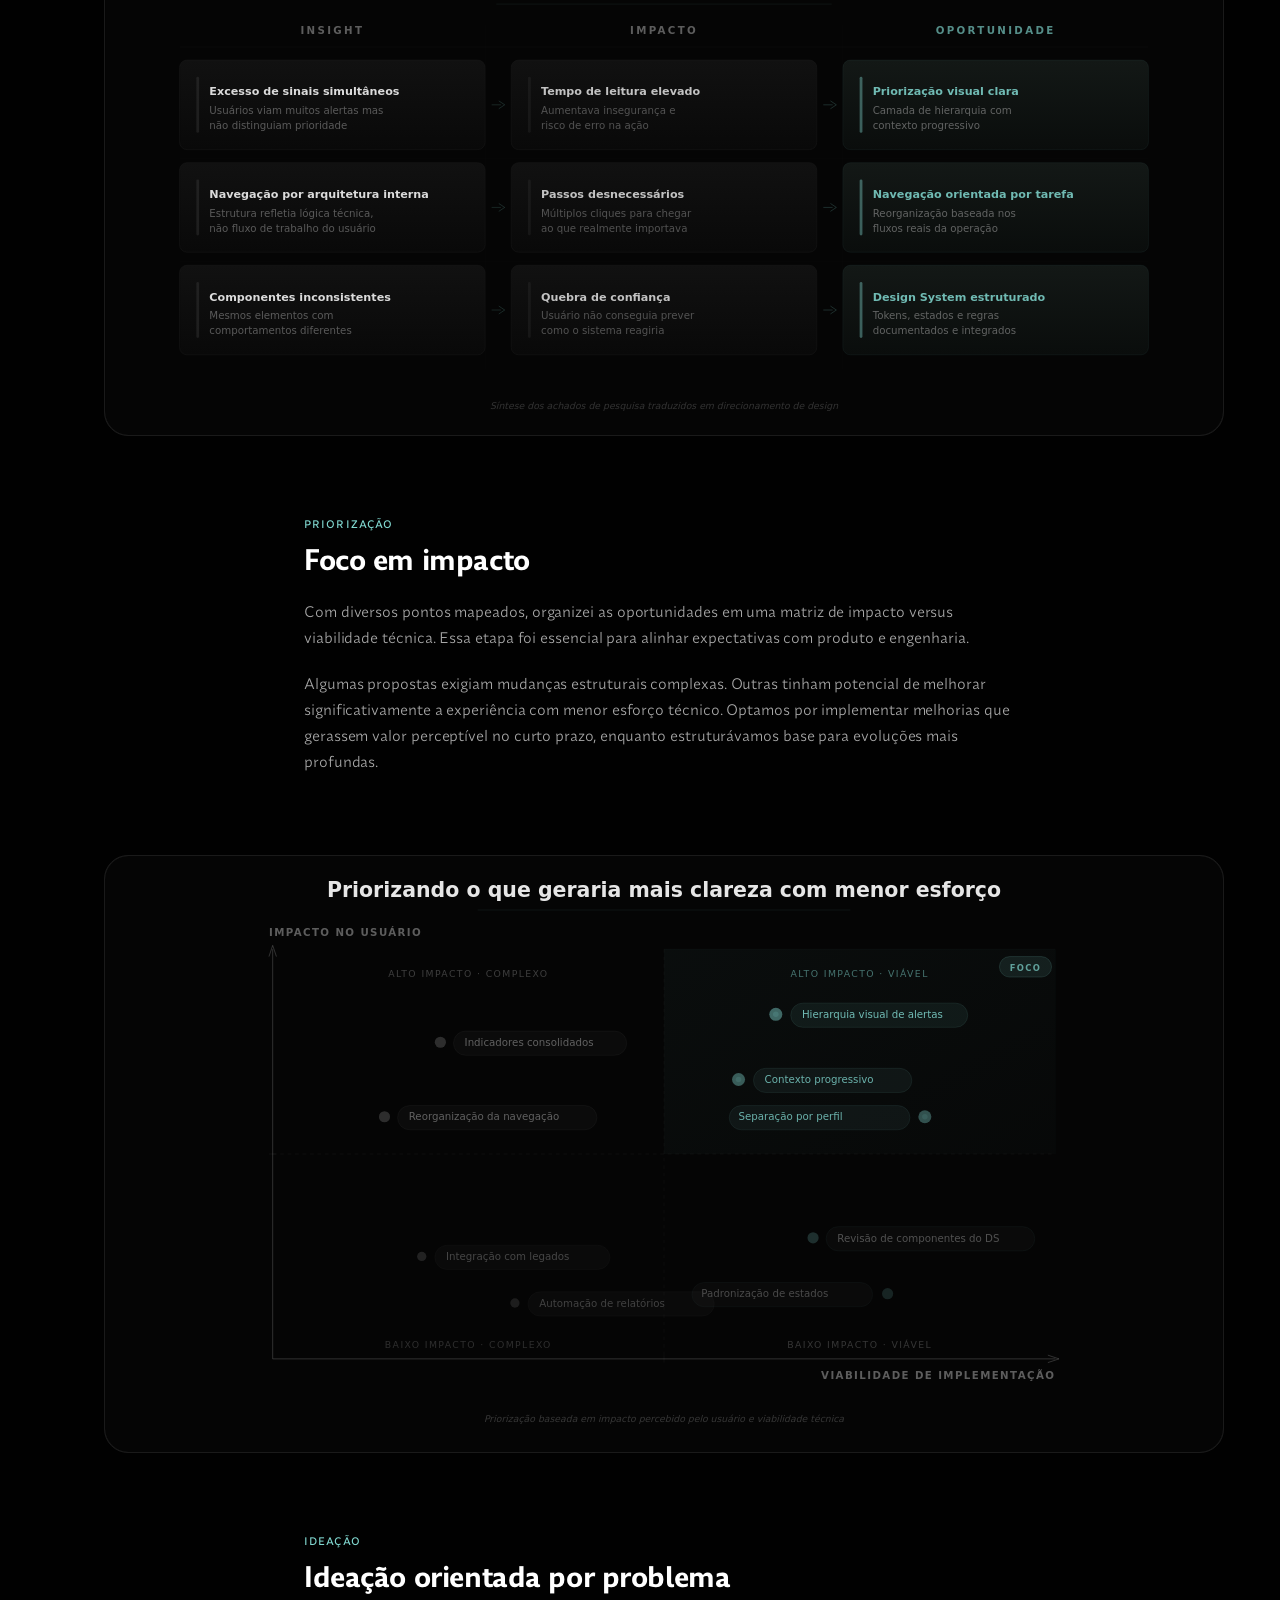
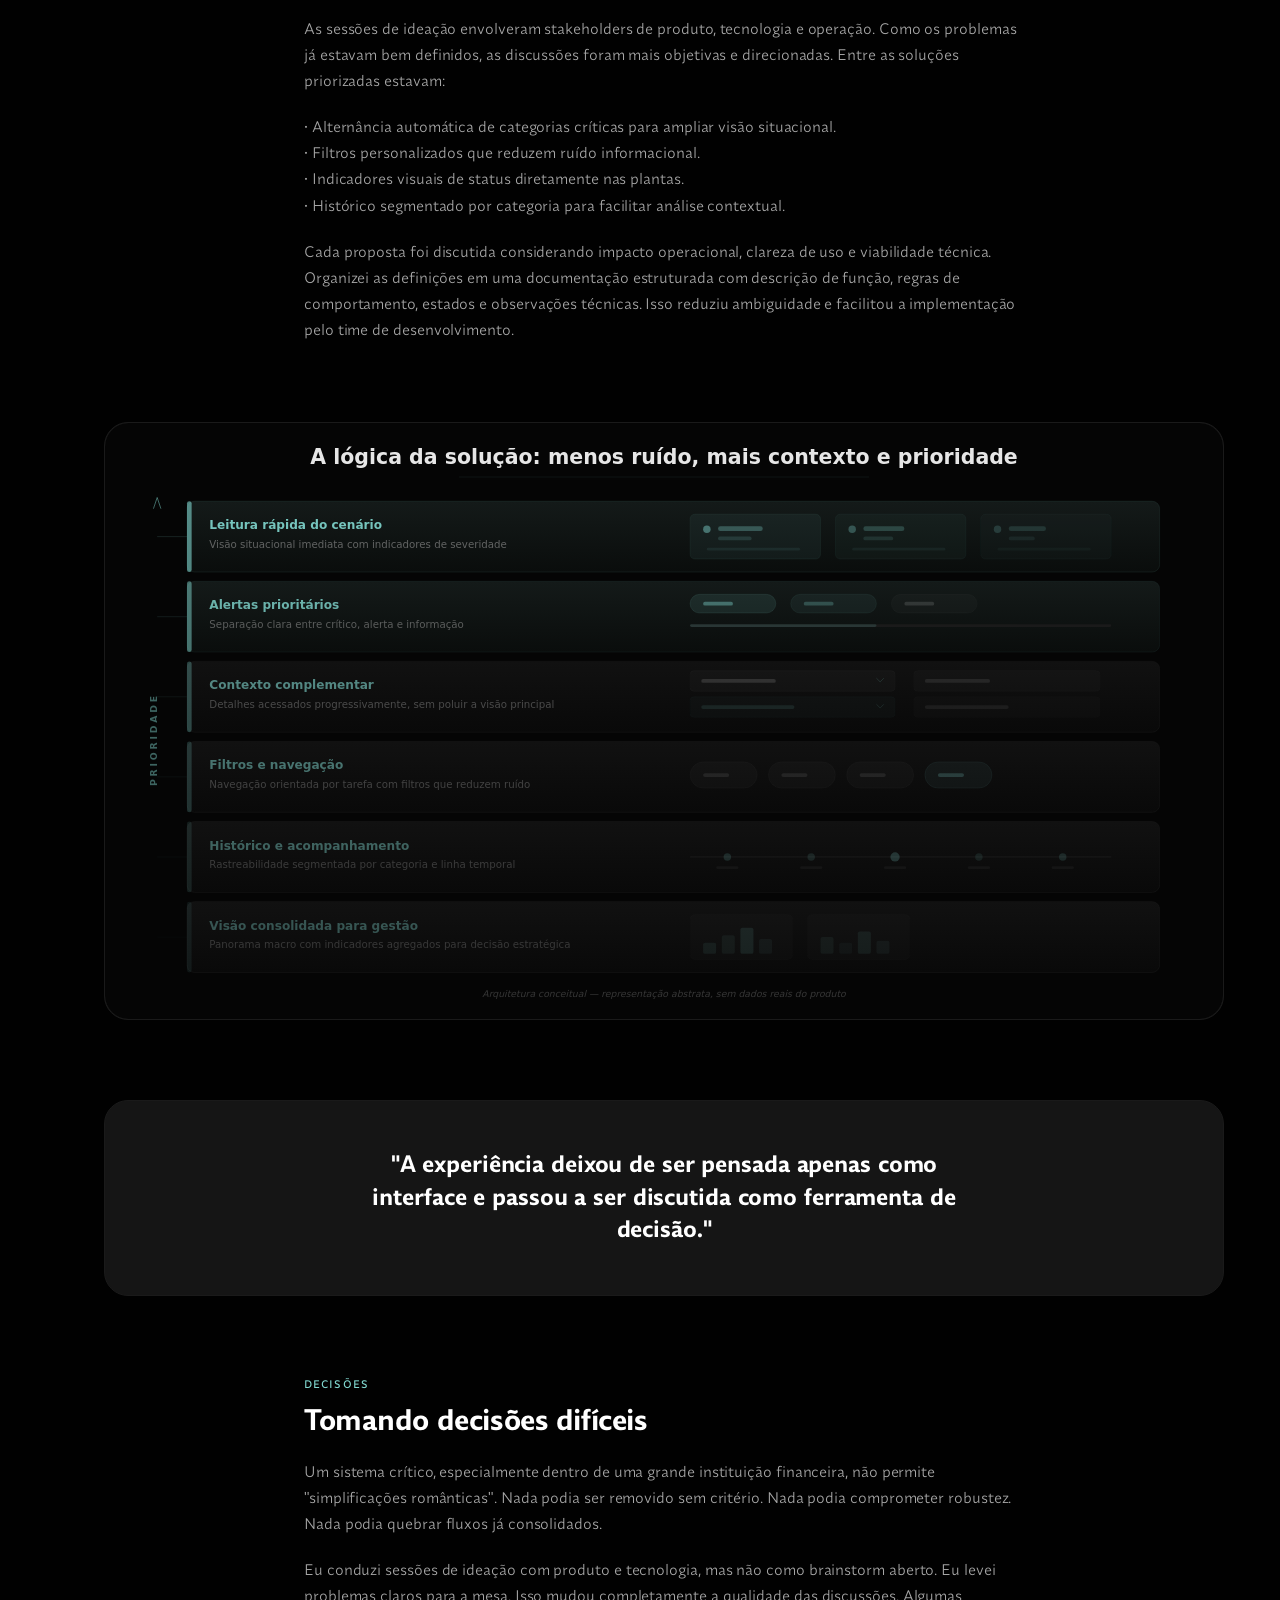
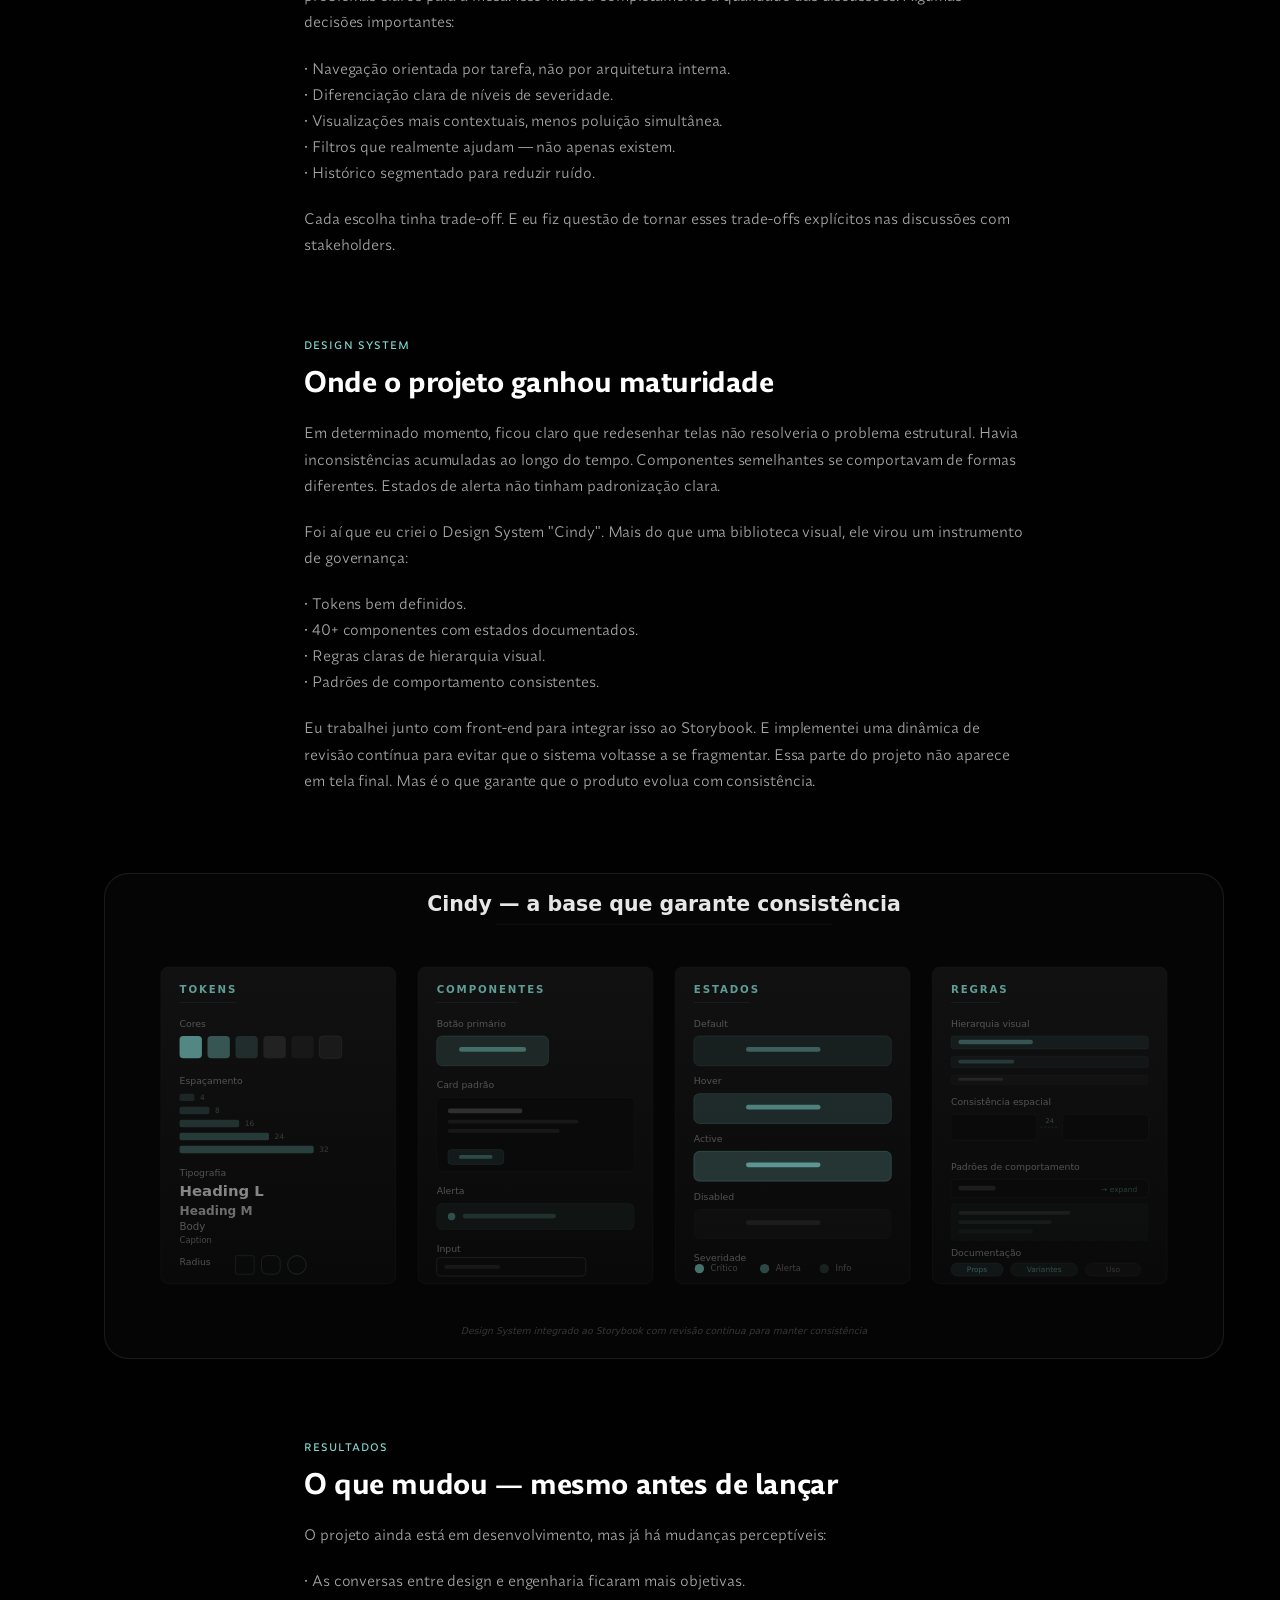
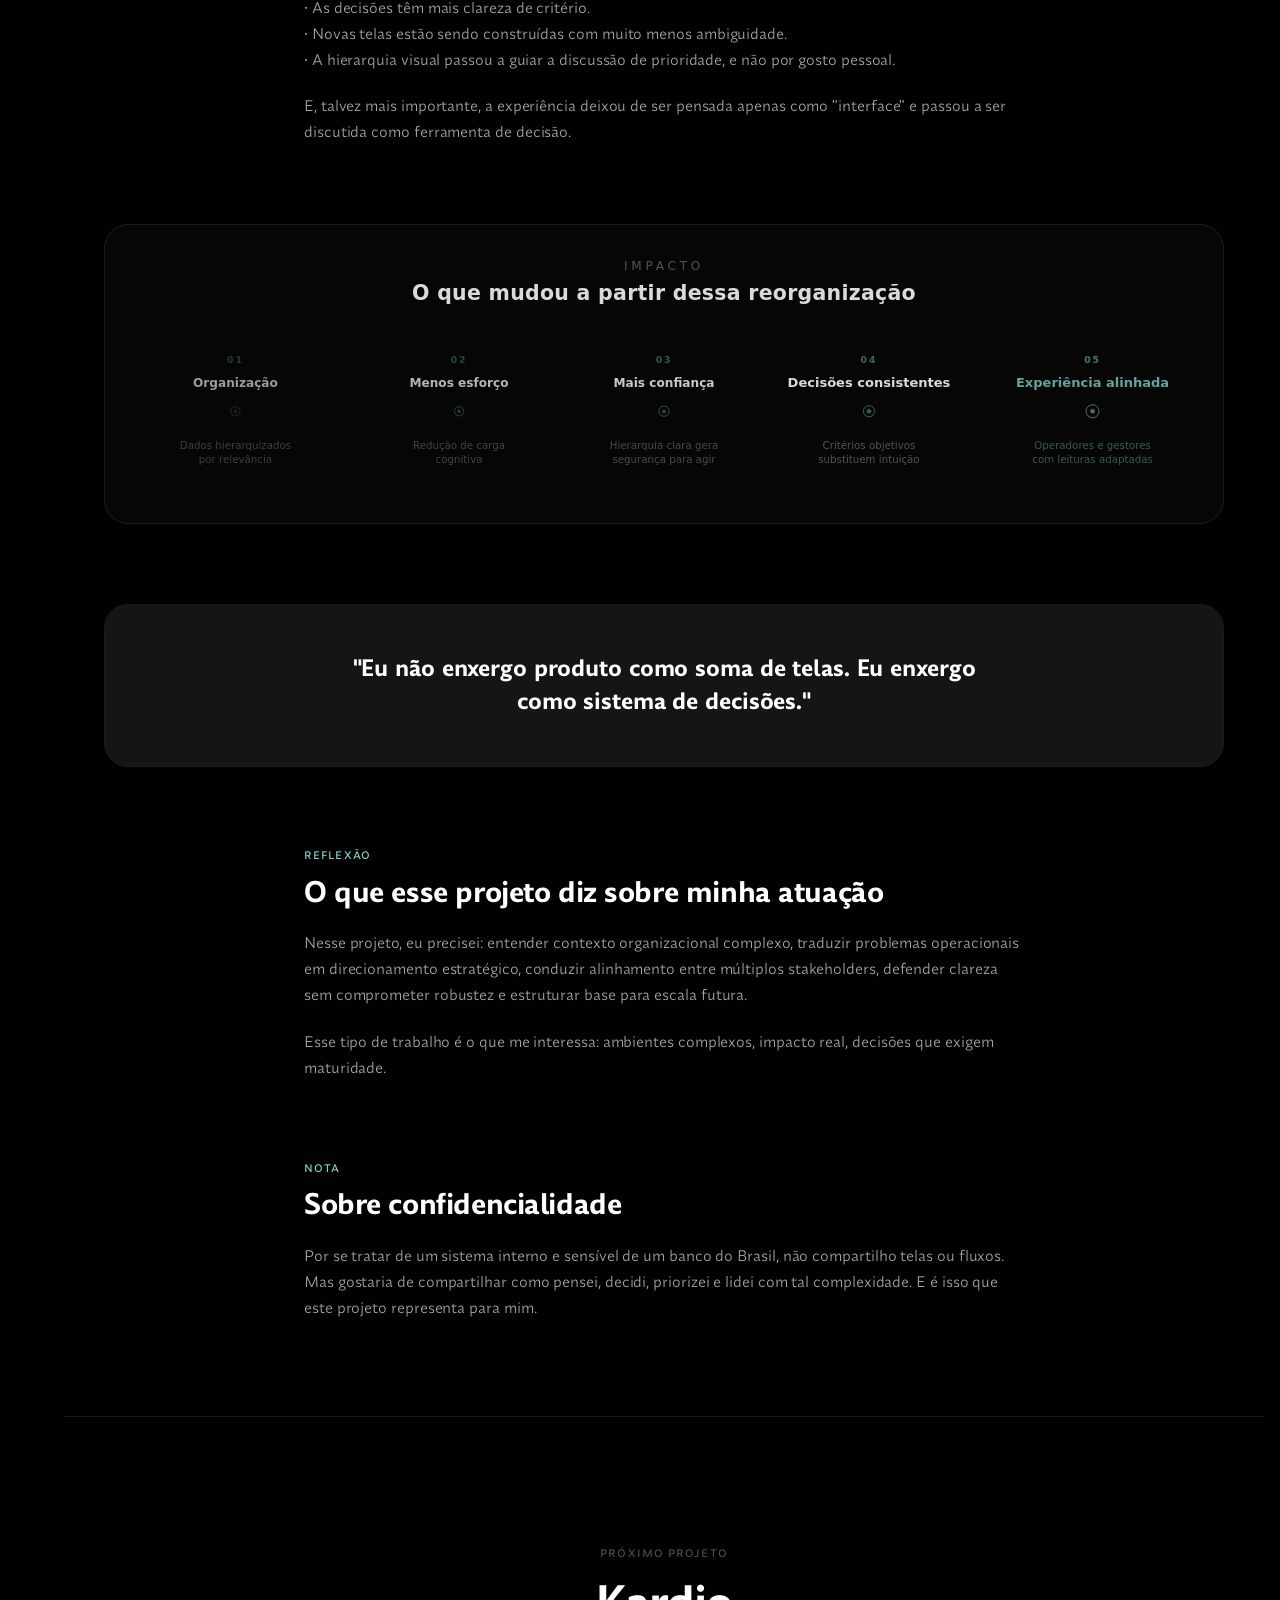
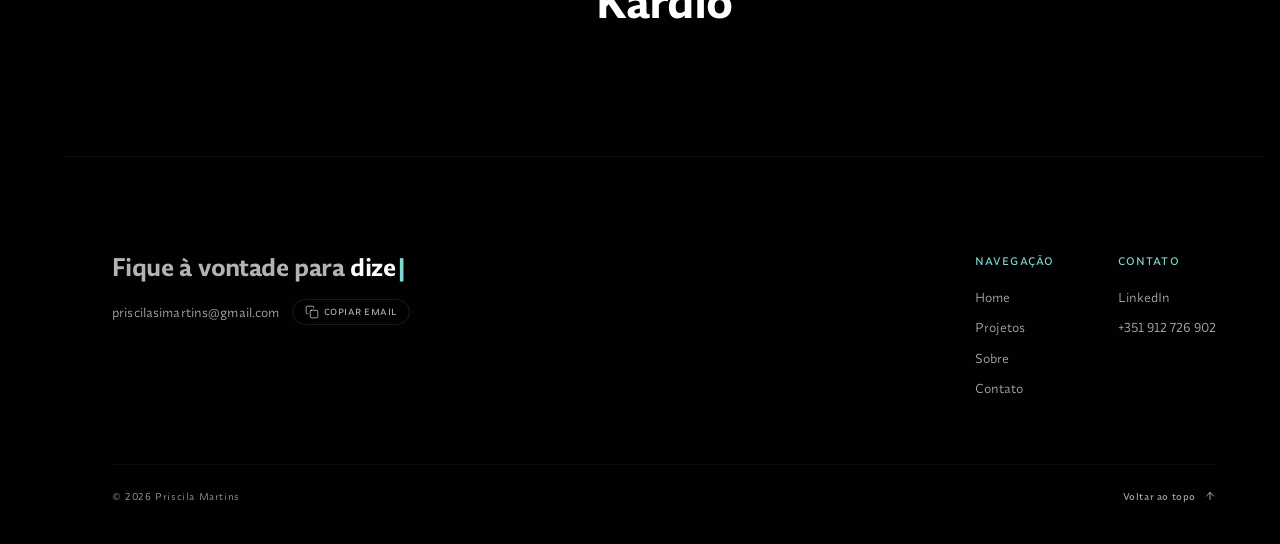
<file: projects/da-operacao-a-decisao.html>
<!DOCTYPE html>
<html lang="pt-BR">
<head>
  <meta charset="UTF-8">
  <meta name="viewport" content="width=device-width, initial-scale=1.0">
  <meta name="description" content="Da Operação à Decisão — Case study por Priscila Silva Martins, Product Designer.">
  <title>Da Operação à Decisão | Priscila Martins</title>
  <link rel="icon" href="../assets/favicon.svg" type="image/svg+xml">
  <link rel="stylesheet" href="../css/style.css">
  <link rel="stylesheet" href="../css/project.css">
</head>
<body>

  <!-- Password Gate -->
  <div class="password-gate" id="passwordGate">
    <a href="../index.html" class="password-gate__back">
      <svg viewBox="0 0 24 24" fill="none" stroke="currentColor" stroke-width="2" stroke-linecap="round" stroke-linejoin="round"><path d="M19 12H5"/><path d="m12 19-7-7 7-7"/></svg>
      Voltar
    </a>
    <div class="password-gate__card">
      <div class="password-gate__lock">
        <svg viewBox="0 0 24 24" fill="none" stroke="currentColor" stroke-width="1.5" stroke-linecap="round" stroke-linejoin="round" width="32" height="32"><rect x="3" y="11" width="18" height="11" rx="2" ry="2"/><path d="M7 11V7a5 5 0 0 1 10 0v4"/></svg>
      </div>
      <h2 class="password-gate__title">Olá!</h2>
      <p class="password-gate__text">
        Este Case de UX é protegido por senha devido à privacidade dos dados.
      </p>
      <p class="password-gate__text">
        Para visualizá-lo, insira a senha abaixo:
      </p>
      <div class="password-gate__form">
        <label class="password-gate__label" for="casePassword">Senha:</label>
        <div class="password-gate__input-wrapper">
          <input type="password" id="casePassword" class="password-gate__input" placeholder="Digite aqui" autocomplete="off">
          <button type="button" class="password-gate__toggle" id="togglePassword" aria-label="Show password">
            <svg class="password-gate__eye-open" viewBox="0 0 24 24" fill="none" stroke="currentColor" stroke-width="1.5" stroke-linecap="round" stroke-linejoin="round" width="20" height="20"><path d="M1 12s4-8 11-8 11 8 11 8-4 8-11 8-11-8-11-8z"/><circle cx="12" cy="12" r="3"/></svg>
            <svg class="password-gate__eye-closed" viewBox="0 0 24 24" fill="none" stroke="currentColor" stroke-width="1.5" stroke-linecap="round" stroke-linejoin="round" width="20" height="20" style="display:none"><path d="M17.94 17.94A10.07 10.07 0 0 1 12 20c-7 0-11-8-11-8a18.45 18.45 0 0 1 5.06-5.94M9.9 4.24A9.12 9.12 0 0 1 12 4c7 0 11 8 11 8a18.5 18.5 0 0 1-2.16 3.19m-6.72-1.07a3 3 0 1 1-4.24-4.24"/><line x1="1" y1="1" x2="23" y2="23"/></svg>
          </button>
        </div>
        <p class="password-gate__error" id="passwordError">Senha incorreta. Tente novamente.</p>
        <button type="button" class="password-gate__submit" id="submitPassword">Entrar</button>
      </div>
      <div class="password-gate__hint">
        <p>Você pode encontrar a senha no meu CV.</p>
        <p>Caso contrário, envie um e-mail para <a href="mailto:priscilasimartins@gmail.com">priscilasimartins@gmail.com</a></p>
      </div>
    </div>
  </div>

  <!-- Navigation -->
  <nav class="nav">
    <button class="nav__dots" aria-label="Menu">
      <span></span>
      <span></span>
      <span></span>
      <span></span>
    </button>
    <a href="da-operacao-a-decisao-en.html" class="nav__lang">English</a>
  </nav>
  <div class="nav__panel">
    <div class="nav__panel-inner">
      <ul class="nav__links">
        <li><a href="../index.html"><span>Home <sup class="nav__index">/01</sup></span></a></li>
        <li><a href="../index.html#projetos"><span>Projetos <sup class="nav__index">/02</sup></span></a></li>
        <li><a href="../about.html"><span>Sobre <sup class="nav__index">/03</sup></span></a></li>
        <li><a href="../index.html#contato"><span>Contato <sup class="nav__index">/04</sup></span></a></li>
      </ul>
      <div class="nav__panel-footer">
        <p class="nav__panel-name">Priscila Martins</p>
        <p class="nav__panel-role">Product Designer</p>
      </div>
    </div>
  </div>

  <!-- Hero -->
  <section class="project-hero">
    <p class="project-hero__eyebrow">Case Study</p>
    <h1 class="project-hero__title">Da Operação à Decisão</h1>
    <p class="project-hero__desc">
      Redesign estratégico de uma plataforma crítica interna de Segurança Bancária.
    </p>

    <div class="project-meta">
      <div class="project-meta__item">
        <span class="project-meta__label">Função</span>
        <span class="project-meta__value">Product Designer</span>
      </div>
      <div class="project-meta__item">
        <span class="project-meta__label">Ano</span>
        <span class="project-meta__value">2025</span>
      </div>
      <div class="project-meta__item">
        <span class="project-meta__label">Escopo</span>
        <span class="project-meta__value">Product Design, UX/UI Design, UX Research</span>
      </div>
      <div class="project-meta__item">
        <span class="project-meta__label">Ferramentas</span>
        <span class="project-meta__value">Desk Research, Survey Forms, Miro, Figma</span>
      </div>
    </div>
  </section>

  <!-- Cover -->
  <div class="project-cover">
    <img class="project-cover__img" src="../assets/imgs/projetos/Portugues/case1.png" alt="Da Operação à Decisão — Capa do projeto">
  </div>

  <!-- Content -->
  <div class="project-content">

    <!-- Overview -->
    <div class="project-section project-section--centered">
      <p class="project-section__eyebrow">Visão geral</p>
      <h2 class="project-section__title">O contexto</h2>
      <p class="project-section__text">
        Quando eu entrei nesse projeto, o sistema já funcionava em dois dos maiores bancos do Brasil. Ele funcionava tecnicamente, mas custava energia demais das pessoas que dependiam dele todos os dias. A operação acontecia. Os alertas apareciam. Os dados estavam lá.
      </p>
      <p class="project-section__text">
        Contudo, navegar por tudo aquilo exigia esforço constante, principalmente em momentos de pressão. Imagina a pressão em um monitoramento de um banco! Eu notei que era uma ótima oportunidade de experienciar isto em minha carreira. Afinal, era um produto que não tinha sido pensado a partir da experiência real de quem usava.
      </p>
      <p class="project-section__text">
        E é aí que eu entrei como líder no setor de UX/UI Designer.
      </p>
    </div>

    <!-- Hero image -->
    <div class="project-image project-image--hero">
      <img src="../assets/imgs/da-operacao-hero.svg" alt="Da Operação à Decisão — Fluxo: do ruído operacional à decisão clara">
    </div>

    <!-- Turning point -->
    <div class="project-section project-section--centered">
      <p class="project-section__eyebrow">Descoberta</p>
      <h2 class="project-section__title">O ponto de virada</h2>
      <p class="project-section__text">
        Logo nas primeiras conversas com os usuários, uma coisa ficou clara: o sistema tinha sido organizado pela lógica da engenharia. Mas as pessoas operam pela lógica da urgência.
      </p>
      <p class="project-section__text">
        Quem estava na linha de frente precisava identificar rapidamente o que exigia ação. Quem estava na gestão precisava entender o cenário macro e tomar decisões estratégicas. E os dois estavam olhando para a mesma estrutura.
      </p>
      <p class="project-section__text">
        Essa tensão moldou todo o projeto. Ao invés de apenas "modernizar a interface", tentei reorganizar a forma como a informação se apresentava para apoiar decisões reais.
      </p>
    </div>

    <!-- Profiles comparison -->
    <div class="project-image">
      <img src="../assets/imgs/da-operacao-perfis.svg" alt="Dois perfis, duas leituras do mesmo sistema — Operadora de Campo vs Gestor Estratégico">
    </div>

    <!-- Research -->
    <div class="project-section project-section--centered">
      <p class="project-section__eyebrow">Pesquisa</p>
      <h2 class="project-section__title">Ouvir sem tentar resolver</h2>
      <p class="project-section__text">
        Antes de qualquer proposta visual, eu mergulhei no contexto. Conduzi entrevistas e conversas estruturadas com usuários em diferentes níveis da operação. Observei como navegavam. Onde hesitavam. Onde ignoravam partes da tela. Onde confiavam — e onde desconfiavam.
      </p>
      <p class="project-section__text">
        Duas figuras começaram a se repetir: Rubens, um Gestor Estratégico que precisava de visão macro, análise de indicadores e agilidade para decisões de alto impacto. E Ana, Operadora de Campo sob pressão constante para agir rápido, que precisava de respostas rápidas, dados confiáveis e interface que reduzisse o cansaço visual.
      </p>
      <p class="project-section__text">
        Essas personas foram construídas com empathy maps, detalhando hábitos, necessidades, obstáculos, sentimentos e perfis tecnológicos. Por meio delas, conseguimos observar:
      </p>
      <p class="project-section__text">
        &bull; O excesso de informação gerava paralisia.<br>
        &bull; A falta de hierarquia visual aumentava o esforço cognitivo.<br>
        &bull; A navegação não refletia as tarefas mais críticas.<br>
        &bull; Alertas competiam entre si, sem priorização clara.
      </p>
    </div>

    <!-- Pain points map -->
    <div class="project-image">
      <img src="../assets/imgs/da-operacao-dores.svg" alt="As fricções que impediam uma leitura eficiente — Excesso de informação, Baixa priorização, Navegação fragmentada, Decisão com fricção">
    </div>

    <!-- Analysis -->
    <div class="project-section project-section--centered">
      <p class="project-section__eyebrow">Análise</p>
      <h2 class="project-section__title">Investigando o terreno</h2>
      <p class="project-section__text">
        As conversas trouxeram relatos muito concretos: dificuldade para priorizar alertas, excesso de informação simultânea, insegurança ao interpretar certos estados do sistema, navegação pouco intuitiva em momentos de pressão.
      </p>
      <p class="project-section__text">
        Para transformar isso em direcionamento prático, comecei estruturando empathy maps. Eles me ajudaram a visualizar padrões emocionais e comportamentais que se repetiam entre perfis diferentes. Sobrecarga cognitiva e receio de ignorar algo crítico apareciam com frequência.
      </p>
      <p class="project-section__text">
        Com esses padrões identificados, organizei os insights em grandes frentes: segurança e confiança, organização da informação, navegação, relatórios, hierarquia visual e gestão de alarmes. Essa categorização trouxe clareza sobre onde estavam as fricções mais relevantes e facilitou a priorização.
      </p>
    </div>

    <!-- Journey map -->
    <div class="project-image">
      <img src="../assets/imgs/da-operacao-jornada.svg" alt="Onde a experiência travava na prática — Jornada da operação com pontos de fricção">
    </div>

    <!-- Strategy -->
    <div class="project-section project-section--centered">
      <p class="project-section__eyebrow">Estratégia</p>
      <h2 class="project-section__title">Conectando necessidades com capacidade do produto</h2>
      <p class="project-section__text">
        Usei o Value Proposition Canvas como ferramenta de alinhamento entre o que os usuários realmente precisavam e o que o sistema já tinha capacidade técnica de oferecer. Muitos benefícios potenciais estavam pouco evidentes por causa da forma como a informação era apresentada.
      </p>
      <p class="project-section__text">
        Ao mesmo tempo, algumas dores recorrentes estavam relacionadas à organização e priorização dos dados, e não à ausência de funcionalidades. Esse mapeamento ajudou a direcionar o esforço para melhorar leitura, contexto e fluxo, em vez de ampliar escopo desnecessariamente.
      </p>
    </div>

    <!-- Benchmark -->
    <div class="project-section project-section--centered">
      <p class="project-section__eyebrow">Benchmark</p>
      <h2 class="project-section__title">Olhando para fora</h2>
      <p class="project-section__text">
        Também analisei plataformas nacionais e internacionais que operam em contextos críticos. Busquei referências em dashboards industriais e sistemas de alta responsabilidade, observando principalmente como lidavam com hierarquia visual, diferenciação de severidade e organização espacial da informação.
      </p>
      <p class="project-section__text">
        Notei uma ênfase forte em clareza de prioridade e redução de ruído visual. Mapas interativos e indicadores bem definidos eram recorrentes. Essas análises serviram como parâmetro para calibrar decisões e reforçar critérios internos.
      </p>
    </div>

    <!-- Synthesis -->
    <div class="project-image">
      <img src="../assets/imgs/da-operacao-sintese.svg" alt="Como os achados viraram oportunidades de design — Insight, Impacto e Oportunidade">
    </div>

    <!-- Prioritization -->
    <div class="project-section project-section--centered">
      <p class="project-section__eyebrow">Priorização</p>
      <h2 class="project-section__title">Foco em impacto</h2>
      <p class="project-section__text">
        Com diversos pontos mapeados, organizei as oportunidades em uma matriz de impacto versus viabilidade técnica. Essa etapa foi essencial para alinhar expectativas com produto e engenharia.
      </p>
      <p class="project-section__text">
        Algumas propostas exigiam mudanças estruturais complexas. Outras tinham potencial de melhorar significativamente a experiência com menor esforço técnico. Optamos por implementar melhorias que gerassem valor perceptível no curto prazo, enquanto estruturávamos base para evoluções mais profundas.
      </p>
    </div>

    <!-- Prioritization matrix -->
    <div class="project-image">
      <img src="../assets/imgs/da-operacao-matriz.svg" alt="Priorizando o que geraria mais clareza com menor esforço — Matriz de impacto versus viabilidade">
    </div>

    <!-- Ideation -->
    <div class="project-section project-section--centered">
      <p class="project-section__eyebrow">Ideação</p>
      <h2 class="project-section__title">Ideação orientada por problema</h2>
      <p class="project-section__text">
        As sessões de ideação envolveram stakeholders de produto, tecnologia e operação. Como os problemas já estavam bem definidos, as discussões foram mais objetivas e direcionadas. Entre as soluções priorizadas estavam:
      </p>
      <p class="project-section__text">
        &bull; Alternância automática de categorias críticas para ampliar visão situacional.<br>
        &bull; Filtros personalizados que reduzem ruído informacional.<br>
        &bull; Indicadores visuais de status diretamente nas plantas.<br>
        &bull; Histórico segmentado por categoria para facilitar análise contextual.
      </p>
      <p class="project-section__text">
        Cada proposta foi discutida considerando impacto operacional, clareza de uso e viabilidade técnica. Organizei as definições em uma documentação estruturada com descrição de função, regras de comportamento, estados e observações técnicas. Isso reduziu ambiguidade e facilitou a implementação pelo time de desenvolvimento.
      </p>
    </div>

    <!-- Blueprint -->
    <div class="project-image">
      <img src="../assets/imgs/da-operacao-blueprint.svg" alt="A lógica da solução — menos ruído, mais contexto e prioridade">
    </div>

    <!-- Highlight -->
    <div class="project-highlight">
      <p class="project-highlight__text">
        "A experiência deixou de ser pensada apenas como interface e passou a ser discutida como ferramenta de decisão."
      </p>
    </div>

    <!-- Decisions -->
    <div class="project-section project-section--centered">
      <p class="project-section__eyebrow">Decisões</p>
      <h2 class="project-section__title">Tomando decisões difíceis</h2>
      <p class="project-section__text">
        Um sistema crítico, especialmente dentro de uma grande instituição financeira, não permite "simplificações românticas". Nada podia ser removido sem critério. Nada podia comprometer robustez. Nada podia quebrar fluxos já consolidados.
      </p>
      <p class="project-section__text">
        Eu conduzi sessões de ideação com produto e tecnologia, mas não como brainstorm aberto. Eu levei problemas claros para a mesa. Isso mudou completamente a qualidade das discussões. Algumas decisões importantes:
      </p>
      <p class="project-section__text">
        &bull; Navegação orientada por tarefa, não por arquitetura interna.<br>
        &bull; Diferenciação clara de níveis de severidade.<br>
        &bull; Visualizações mais contextuais, menos poluição simultânea.<br>
        &bull; Filtros que realmente ajudam — não apenas existem.<br>
        &bull; Histórico segmentado para reduzir ruído.
      </p>
      <p class="project-section__text">
        Cada escolha tinha trade-off. E eu fiz questão de tornar esses trade-offs explícitos nas discussões com stakeholders.
      </p>
    </div>

    <!-- Design System -->
    <div class="project-section project-section--centered">
      <p class="project-section__eyebrow">Design System</p>
      <h2 class="project-section__title">Onde o projeto ganhou maturidade</h2>
      <p class="project-section__text">
        Em determinado momento, ficou claro que redesenhar telas não resolveria o problema estrutural. Havia inconsistências acumuladas ao longo do tempo. Componentes semelhantes se comportavam de formas diferentes. Estados de alerta não tinham padronização clara.
      </p>
      <p class="project-section__text">
        Foi aí que eu criei o Design System "Cindy". Mais do que uma biblioteca visual, ele virou um instrumento de governança:
      </p>
      <p class="project-section__text">
        &bull; Tokens bem definidos.<br>
        &bull; 40+ componentes com estados documentados.<br>
        &bull; Regras claras de hierarquia visual.<br>
        &bull; Padrões de comportamento consistentes.
      </p>
      <p class="project-section__text">
        Eu trabalhei junto com front-end para integrar isso ao Storybook. E implementei uma dinâmica de revisão contínua para evitar que o sistema voltasse a se fragmentar. Essa parte do projeto não aparece em tela final. Mas é o que garante que o produto evolua com consistência.
      </p>
    </div>

    <div class="project-image">
      <img src="../assets/imgs/da-operacao-ds.svg" alt="Cindy Design System — Tokens, componentes, estados e regras documentados">
    </div>

    <!-- Results -->
    <div class="project-section project-section--centered">
      <p class="project-section__eyebrow">Resultados</p>
      <h2 class="project-section__title">O que mudou — mesmo antes de lançar</h2>
      <p class="project-section__text">
        O projeto ainda está em desenvolvimento, mas já há mudanças perceptíveis:
      </p>
      <p class="project-section__text">
        &bull; As conversas entre design e engenharia ficaram mais objetivas.<br>
        &bull; As decisões têm mais clareza de critério.<br>
        &bull; Novas telas estão sendo construídas com muito menos ambiguidade.<br>
        &bull; A hierarquia visual passou a guiar a discussão de prioridade, e não por gosto pessoal.
      </p>
      <p class="project-section__text">
        E, talvez mais importante, a experiência deixou de ser pensada apenas como "interface" e passou a ser discutida como ferramenta de decisão.
      </p>
    </div>

    <!-- Impact -->
    <div class="project-image">
      <img src="../assets/imgs/da-operacao-impacto.svg" alt="O que mudou a partir dessa reorganização — evolução em 5 etapas">
    </div>

    <!-- Highlight -->
    <div class="project-highlight">
      <p class="project-highlight__text">
        "Eu não enxergo produto como soma de telas. Eu enxergo como sistema de decisões."
      </p>
    </div>

    <!-- Reflection -->
    <div class="project-section project-section--centered">
      <p class="project-section__eyebrow">Reflexão</p>
      <h2 class="project-section__title">O que esse projeto diz sobre minha atuação</h2>
      <p class="project-section__text">
        Nesse projeto, eu precisei: entender contexto organizacional complexo, traduzir problemas operacionais em direcionamento estratégico, conduzir alinhamento entre múltiplos stakeholders, defender clareza sem comprometer robustez e estruturar base para escala futura.
      </p>
      <p class="project-section__text">
        Esse tipo de trabalho é o que me interessa: ambientes complexos, impacto real, decisões que exigem maturidade.
      </p>
    </div>

    <!-- Confidentiality -->
    <div class="project-section project-section--centered">
      <p class="project-section__eyebrow">Nota</p>
      <h2 class="project-section__title">Sobre confidencialidade</h2>
      <p class="project-section__text">
        Por se tratar de um sistema interno e sensível de um banco do Brasil, não compartilho telas ou fluxos. Mas gostaria de compartilhar como pensei, decidi, priorizei e lidei com tal complexidade. E é isso que este projeto representa para mim.
      </p>
    </div>

  </div>

  <!-- Next project -->
  <div class="project-next">
    <p class="project-next__label">Próximo projeto</p>
    <a href="kardio.html">
      <h2 class="project-next__title">Kardio</h2>
    </a>
  </div>

  <!-- Footer -->
  <footer class="footer">
    <div class="footer__main">
      <div class="footer__hero fade-in">
        <h2 class="footer__headline">Fique à vontade para <span class="footer__typewriter" data-phrases='["dizer olá","se conectar","fazer perguntas"]'></span></h2>
        <div class="footer__email-block">
          <a href="mailto:priscilasimartins@gmail.com" class="footer__email">priscilasimartins@gmail.com</a>
          <button class="footer__copy-btn" data-email="priscilasimartins@gmail.com">
            <svg width="14" height="14" viewBox="0 0 24 24" fill="none" stroke="currentColor" stroke-width="1.5" stroke-linecap="round" stroke-linejoin="round"><rect x="9" y="9" width="13" height="13" rx="2"/><path d="M5 15H4a2 2 0 0 1-2-2V4a2 2 0 0 1 2-2h9a2 2 0 0 1 2 2v1"/></svg>
            <span class="footer__copy-label">Copiar email</span>
          </button>
        </div>
      </div>
      <div class="footer__columns fade-in">
        <div class="footer__col">
          <p class="footer__label">Navegação</p>
          <ul class="footer__nav">
            <li><a href="../index.html">Home</a></li>
            <li><a href="../index.html#projetos">Projetos</a></li>
            <li><a href="../about.html">Sobre</a></li>
            <li><a href="../index.html#contato">Contato</a></li>
          </ul>
        </div>
        <div class="footer__col">
          <p class="footer__label">Contato</p>
          <ul class="footer__nav">
            <li><a href="https://www.linkedin.com/in/priscila-martins-9b9aaa227/" target="_blank" rel="noopener">LinkedIn</a></li>
            <li><a href="https://wa.me/351912726902" target="_blank" rel="noopener">+351 912 726 902</a></li>
          </ul>
        </div>
      </div>
    </div>
    <div class="footer__bar">
      <p class="footer__copy">&copy; 2026 Priscila Martins</p>
      <a href="#" class="footer__back-top">
        Voltar ao topo
        <svg width="12" height="12" viewBox="0 0 24 24" fill="none" stroke="currentColor" stroke-width="2" stroke-linecap="round" stroke-linejoin="round"><path d="M12 19V5"/><path d="M5 12l7-7 7 7"/></svg>
      </a>
    </div>
  </footer>

  <!-- Social Sidebar -->
  <aside class="social-sidebar">
    <div class="social-sidebar__icons">
      <a href="https://www.linkedin.com/in/priscila-martins-9b9aaa227/" target="_blank" rel="noopener" class="social-sidebar__link" aria-label="LinkedIn">
        <svg viewBox="0 0 24 24" fill="none" stroke="currentColor" stroke-width="1.5" stroke-linecap="round" stroke-linejoin="round" width="18" height="18"><path d="M16 8a6 6 0 0 1 6 6v7h-4v-7a2 2 0 0 0-4 0v7h-4v-7a6 6 0 0 1 6-6z"/><rect x="2" y="9" width="4" height="12"/><circle cx="4" cy="4" r="2"/></svg>
      </a>
      <a href="mailto:priscilasimartins@gmail.com" class="social-sidebar__link" aria-label="Email">
        <svg viewBox="0 0 24 24" fill="none" stroke="currentColor" stroke-width="1.5" stroke-linecap="round" stroke-linejoin="round" width="18" height="18"><rect x="2" y="4" width="20" height="16" rx="2"/><path d="M22 4L12 13 2 4"/></svg>
      </a>
      <a href="https://wa.me/351912726902" target="_blank" rel="noopener" class="social-sidebar__link" aria-label="WhatsApp">
        <svg viewBox="0 0 24 24" fill="currentColor" width="18" height="18"><path d="M17.472 14.382c-.297-.149-1.758-.867-2.03-.967-.273-.099-.471-.148-.67.15-.197.297-.767.966-.94 1.164-.173.199-.347.223-.644.075-.297-.15-1.255-.463-2.39-1.475-.883-.788-1.48-1.761-1.653-2.059-.173-.297-.018-.458.13-.606.134-.133.298-.347.446-.52.149-.174.198-.298.298-.497.099-.198.05-.371-.025-.52-.075-.149-.669-1.612-.916-2.207-.242-.579-.487-.5-.669-.51-.173-.008-.371-.01-.57-.01-.198 0-.52.074-.792.372-.272.297-1.04 1.016-1.04 2.479 0 1.462 1.065 2.875 1.213 3.074.149.198 2.096 3.2 5.077 4.487.709.306 1.262.489 1.694.625.712.227 1.36.195 1.871.118.571-.085 1.758-.719 2.006-1.413.248-.694.248-1.289.173-1.413-.074-.124-.272-.198-.57-.347m-5.421 7.403h-.004a9.87 9.87 0 01-5.031-1.378l-.361-.214-3.741.982.998-3.648-.235-.374a9.86 9.86 0 01-1.51-5.26c.001-5.45 4.436-9.884 9.888-9.884 2.64 0 5.122 1.03 6.988 2.898a9.825 9.825 0 012.893 6.994c-.003 5.45-4.437 9.884-9.885 9.884m8.413-18.297A11.815 11.815 0 0012.05 0C5.495 0 .16 5.335.157 11.892c0 2.096.547 4.142 1.588 5.945L.057 24l6.305-1.654a11.882 11.882 0 005.683 1.448h.005c6.554 0 11.89-5.335 11.893-11.893a11.821 11.821 0 00-3.48-8.413z"/></svg>
      </a>
    </div>
  </aside>

  <script src="../js/main.js"></script>
  <script>
    // Password gate
    (function() {
      const gate = document.getElementById('passwordGate');
      const input = document.getElementById('casePassword');
      const submit = document.getElementById('submitPassword');
      const toggle = document.getElementById('togglePassword');
      const error = document.getElementById('passwordError');
      const eyeOpen = toggle.querySelector('.password-gate__eye-open');
      const eyeClosed = toggle.querySelector('.password-gate__eye-closed');

      // Change this to your desired password
      const PASSWORD = 'priscila2026';

      // Check if already authenticated this session
      if (sessionStorage.getItem('case01_auth') === 'true') {
        gate.style.display = 'none';
        document.body.style.overflow = '';
      } else {
        document.body.style.overflow = 'hidden';
      }

      // Toggle password visibility
      toggle.addEventListener('click', function() {
        const isPassword = input.type === 'password';
        input.type = isPassword ? 'text' : 'password';
        eyeOpen.style.display = isPassword ? 'none' : 'block';
        eyeClosed.style.display = isPassword ? 'block' : 'none';
      });

      // Submit password
      function checkPassword() {
        if (input.value === PASSWORD) {
          sessionStorage.setItem('case01_auth', 'true');
          gate.classList.add('password-gate--unlocked');
          document.body.style.overflow = '';
          setTimeout(function() { gate.style.display = 'none'; }, 500);
        } else {
          error.classList.add('visible');
          input.classList.add('password-gate__input--error');
          setTimeout(function() {
            input.classList.remove('password-gate__input--error');
          }, 600);
        }
      }

      submit.addEventListener('click', checkPassword);
      input.addEventListener('keydown', function(e) {
        if (e.key === 'Enter') checkPassword();
        error.classList.remove('visible');
      });
    })();
  </script>
</body>
</html>
</file>
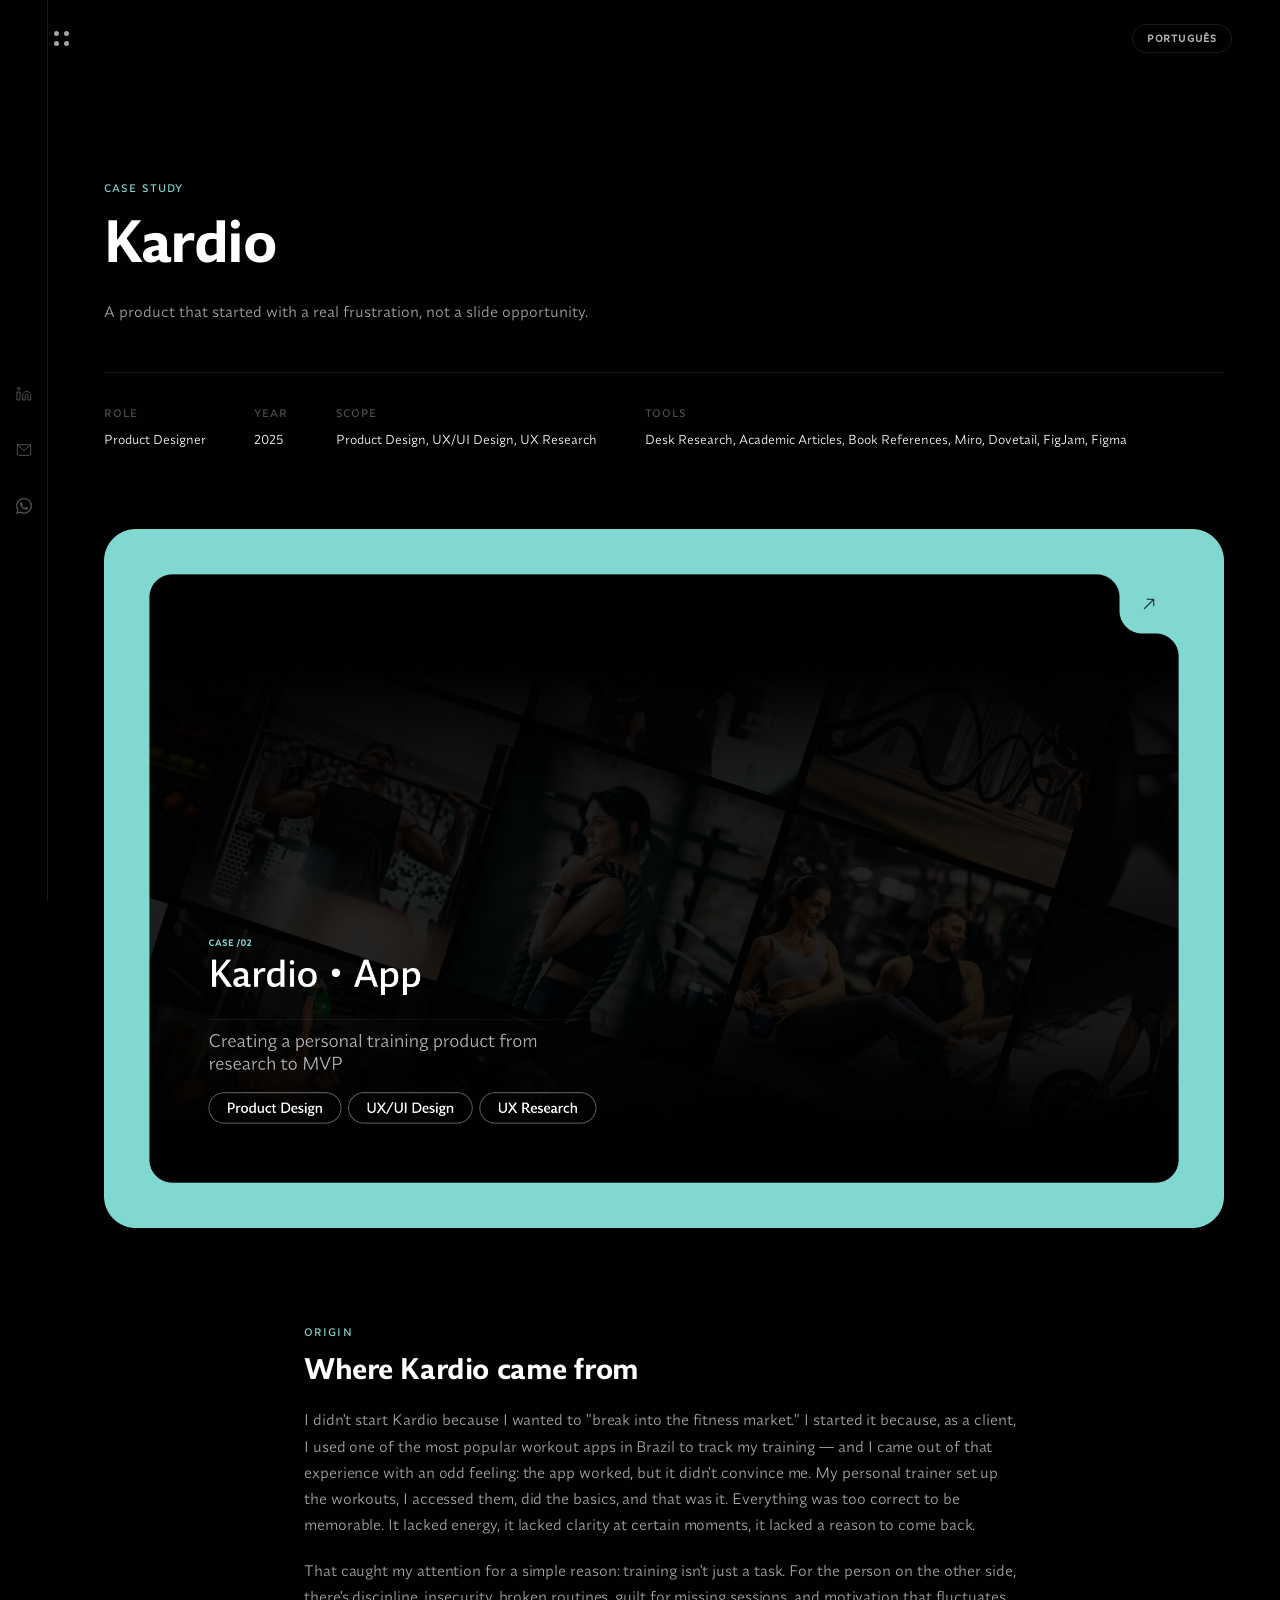
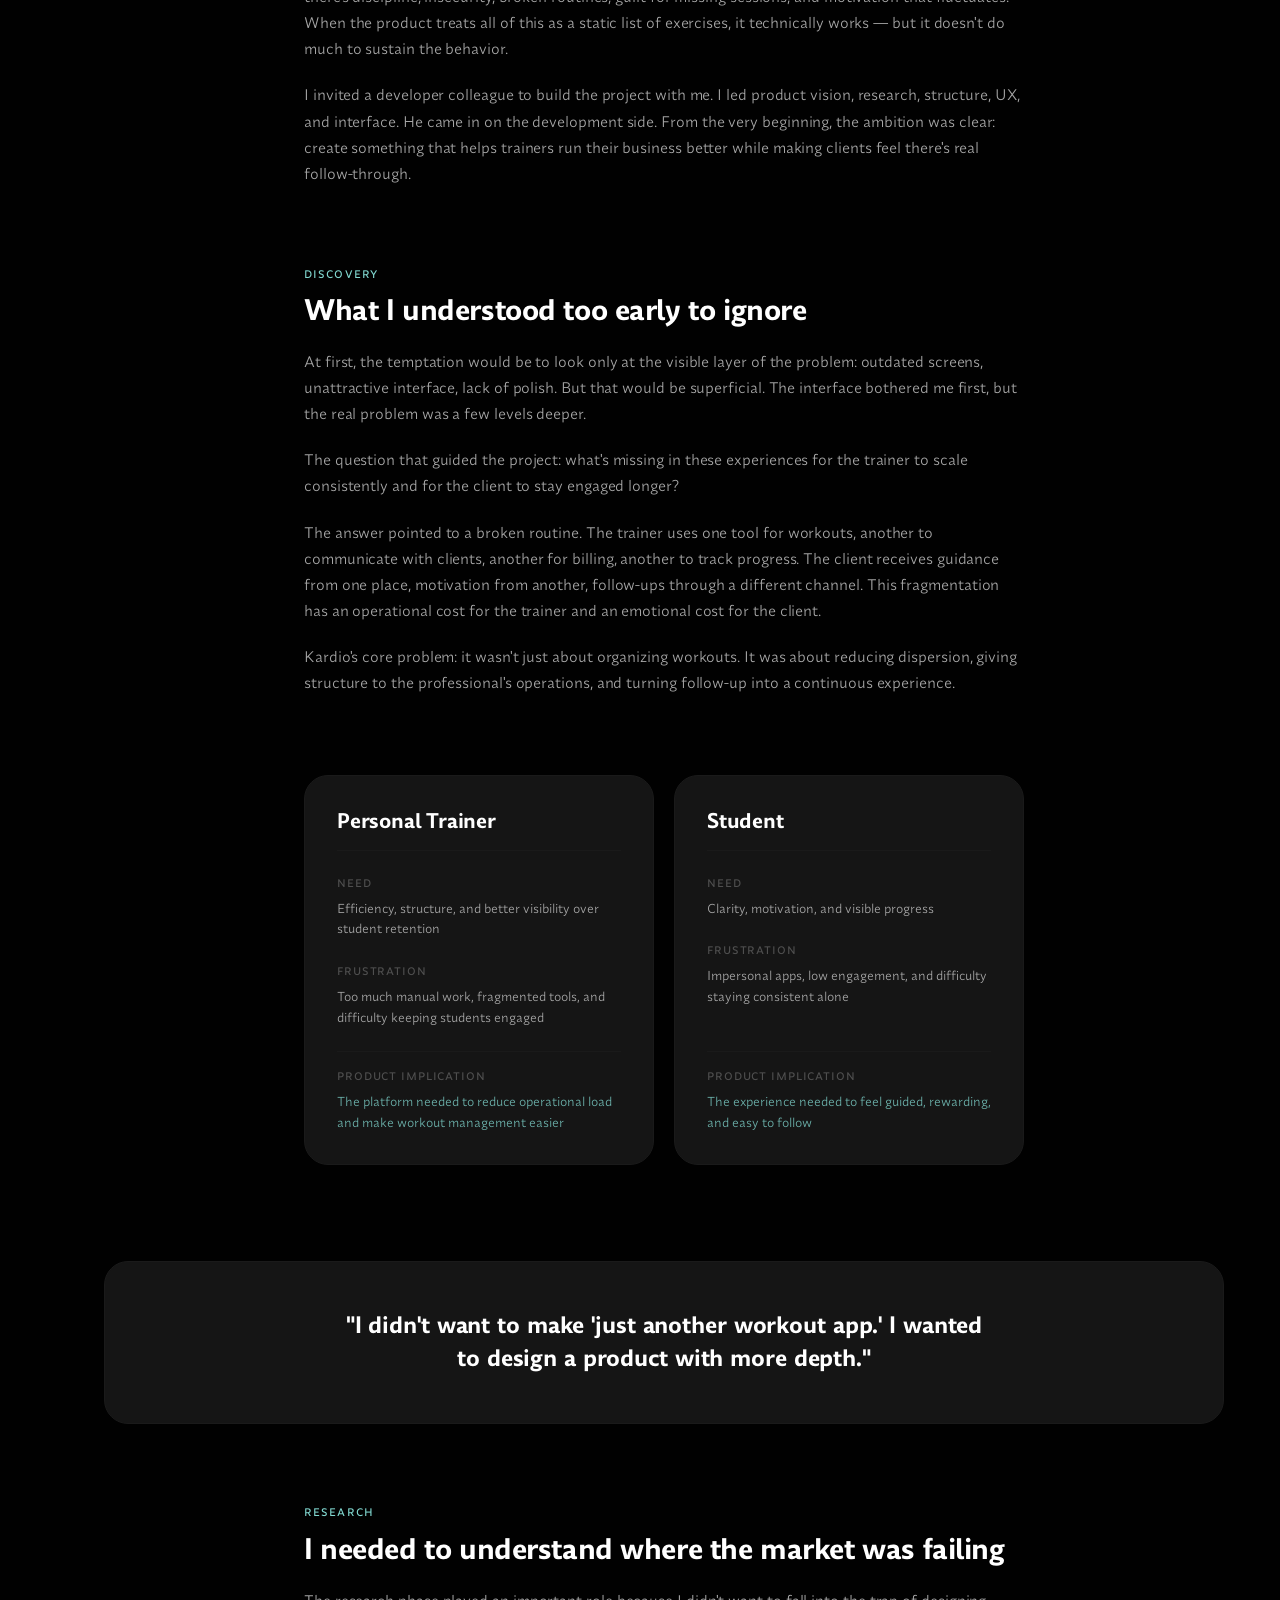
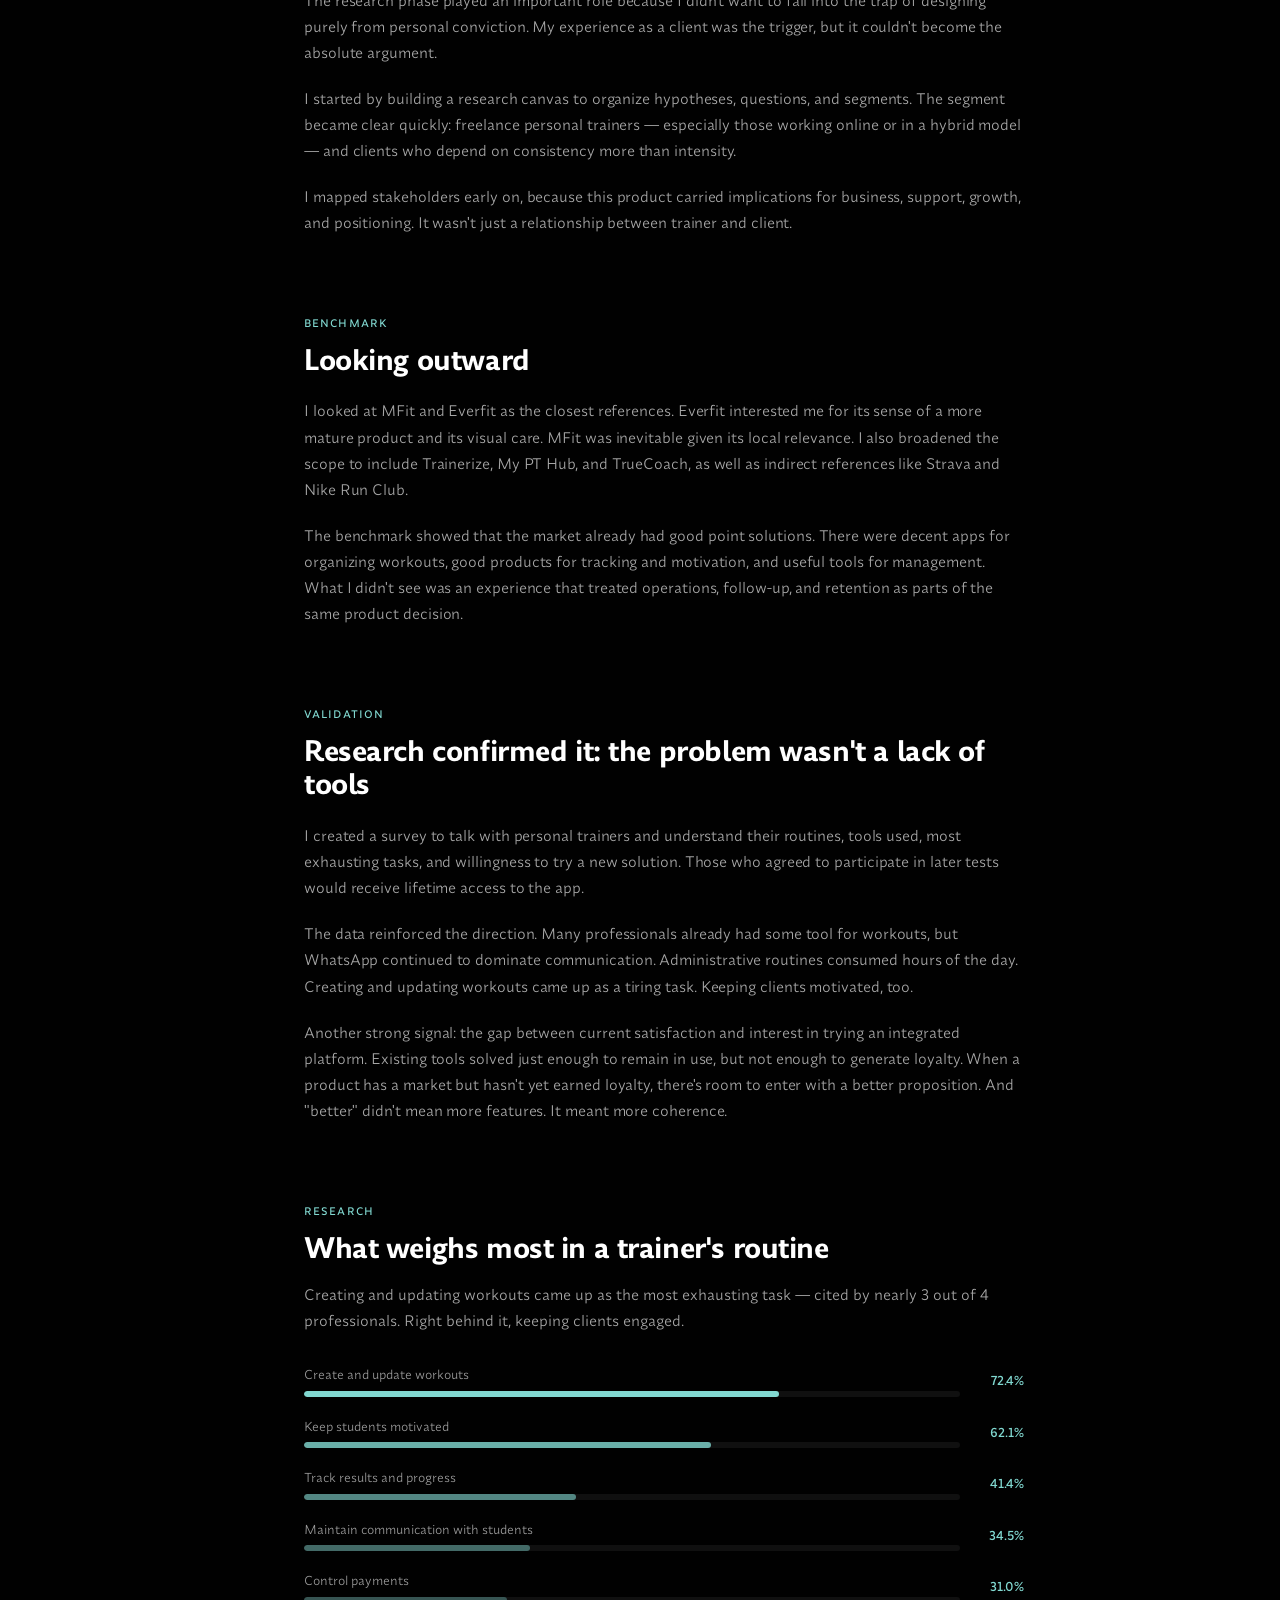
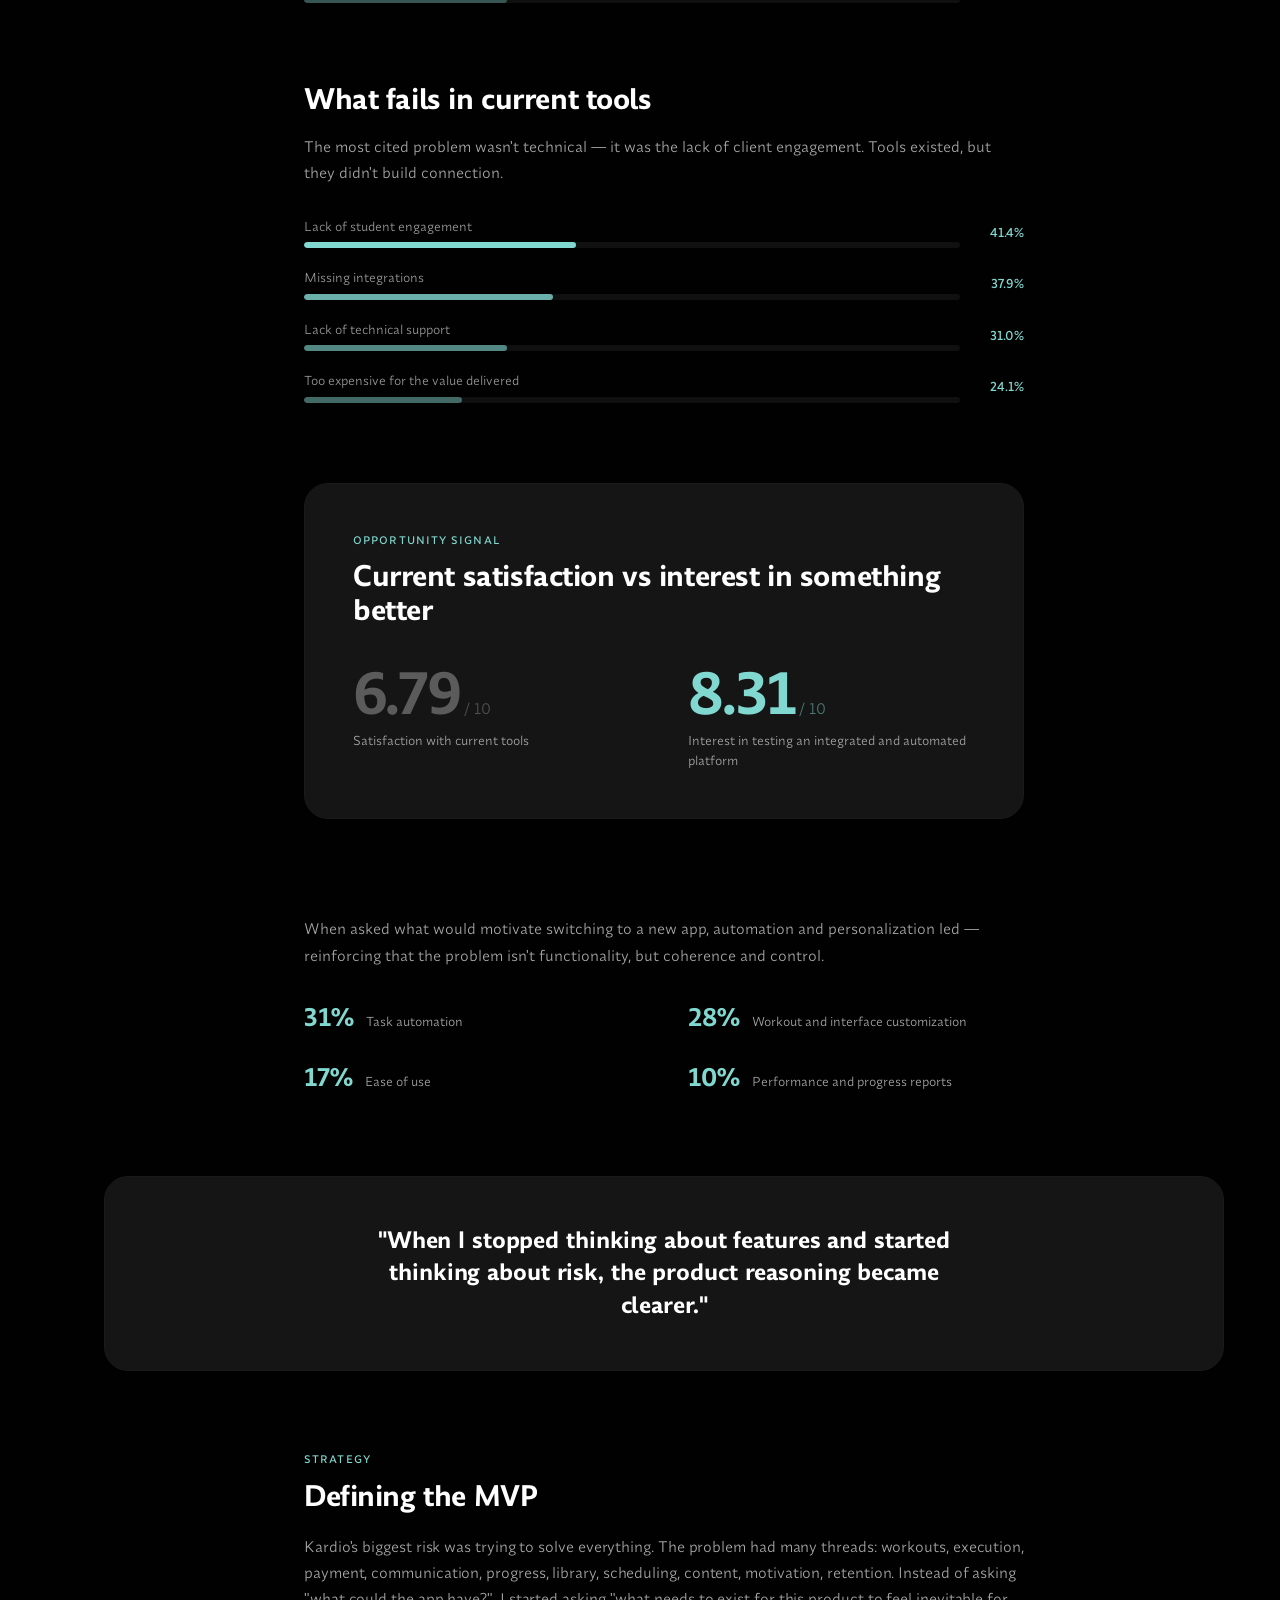
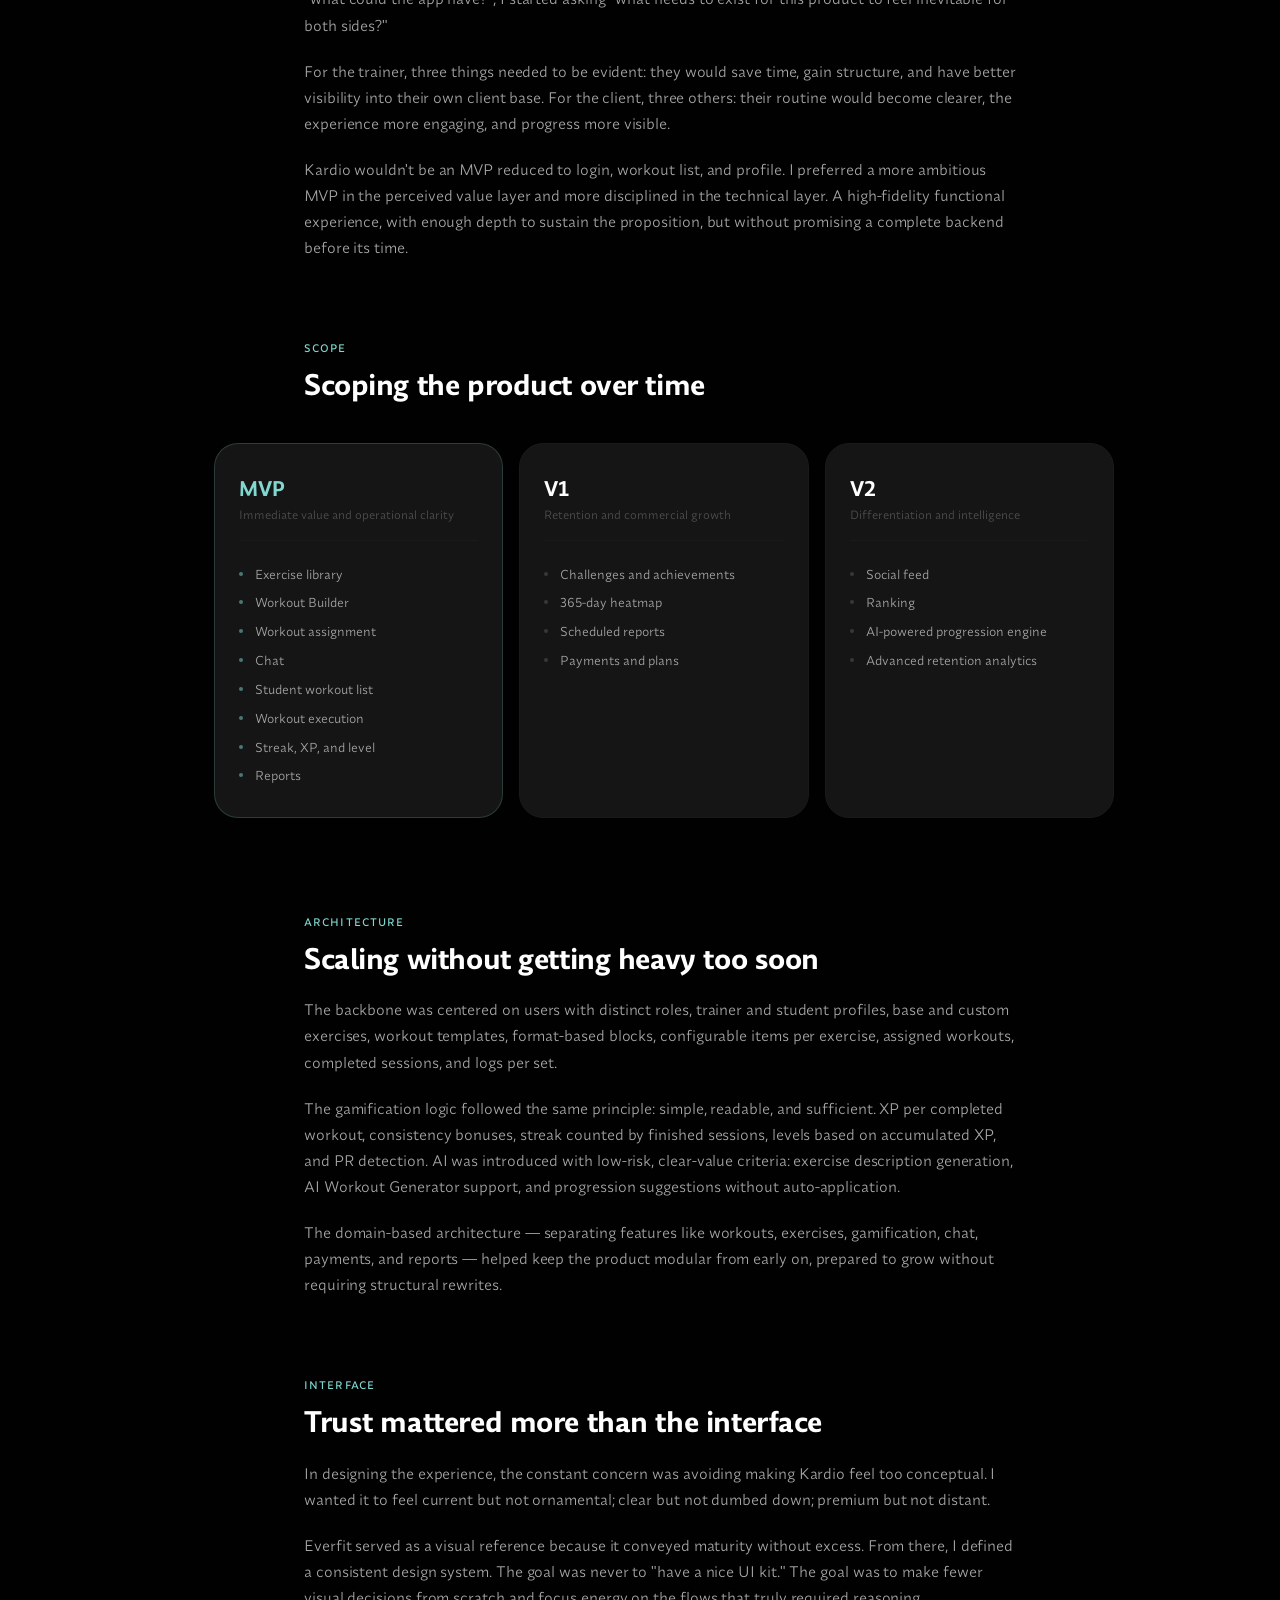
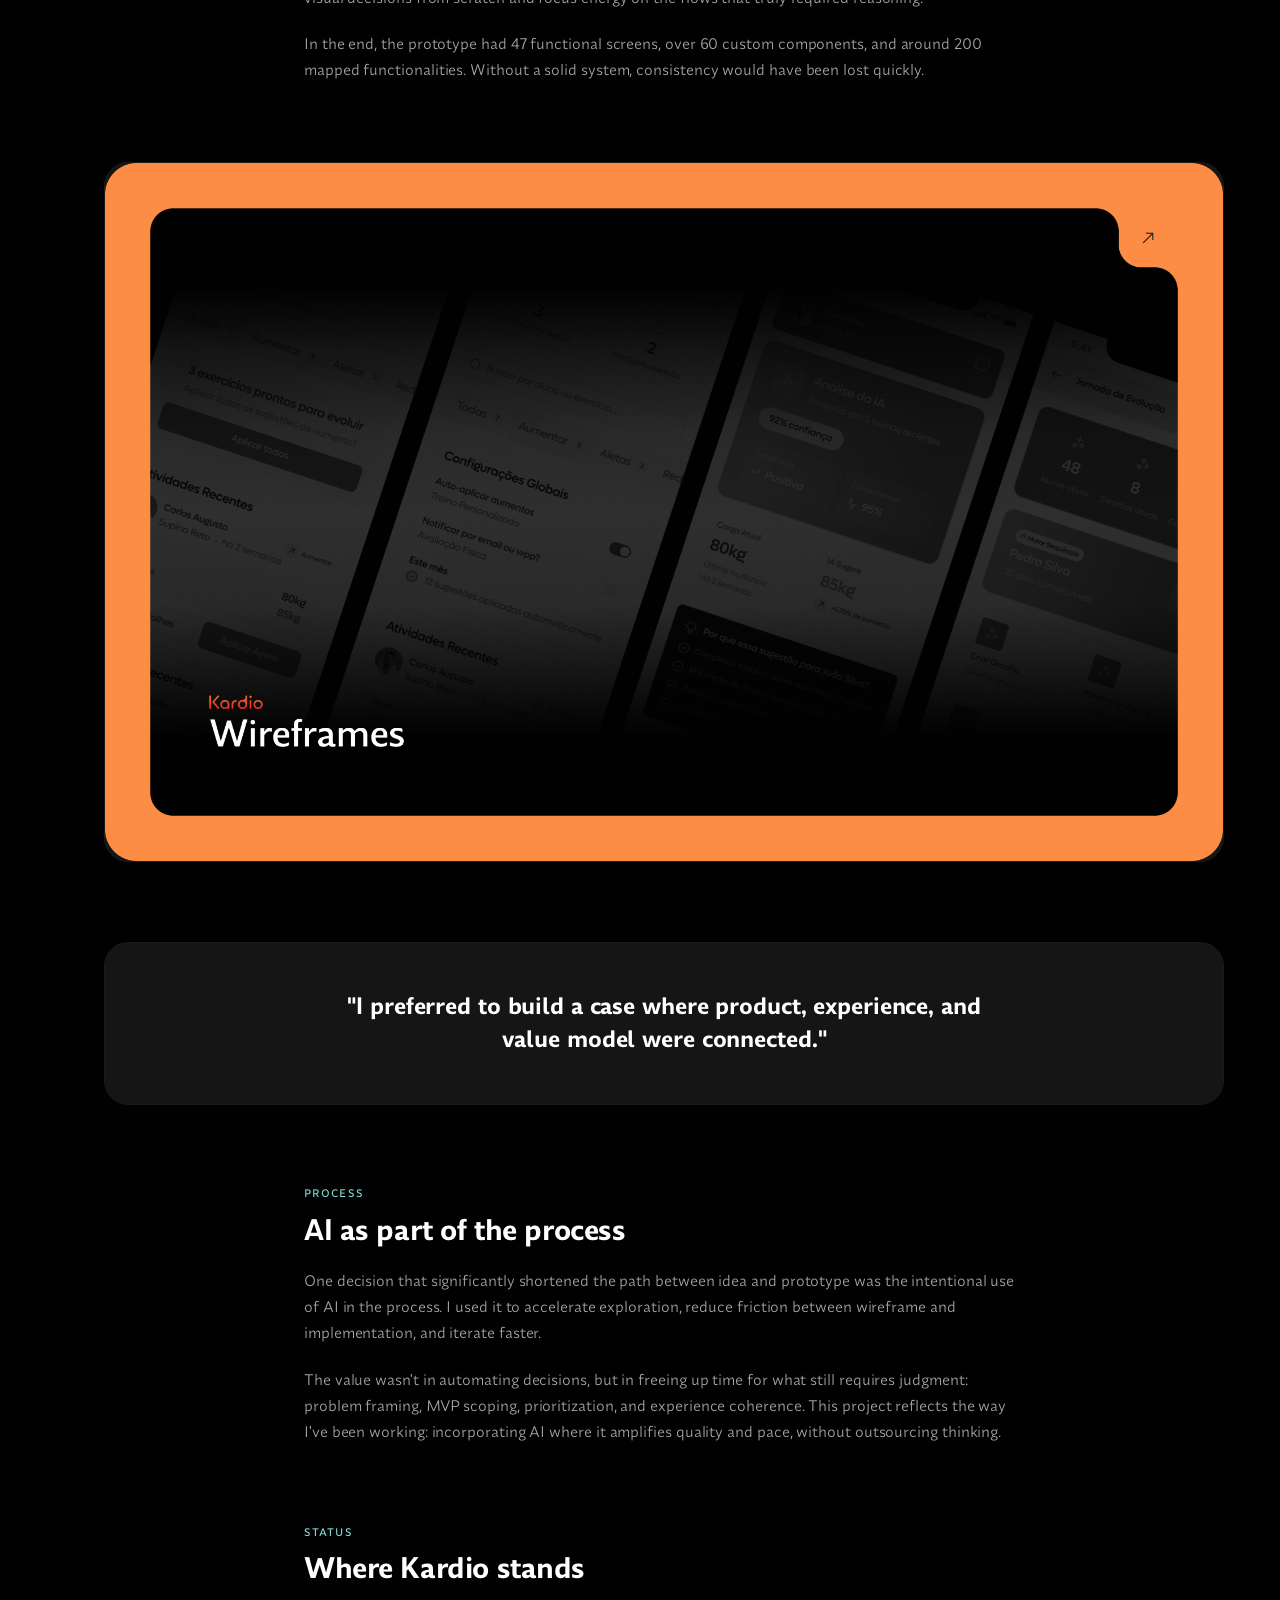
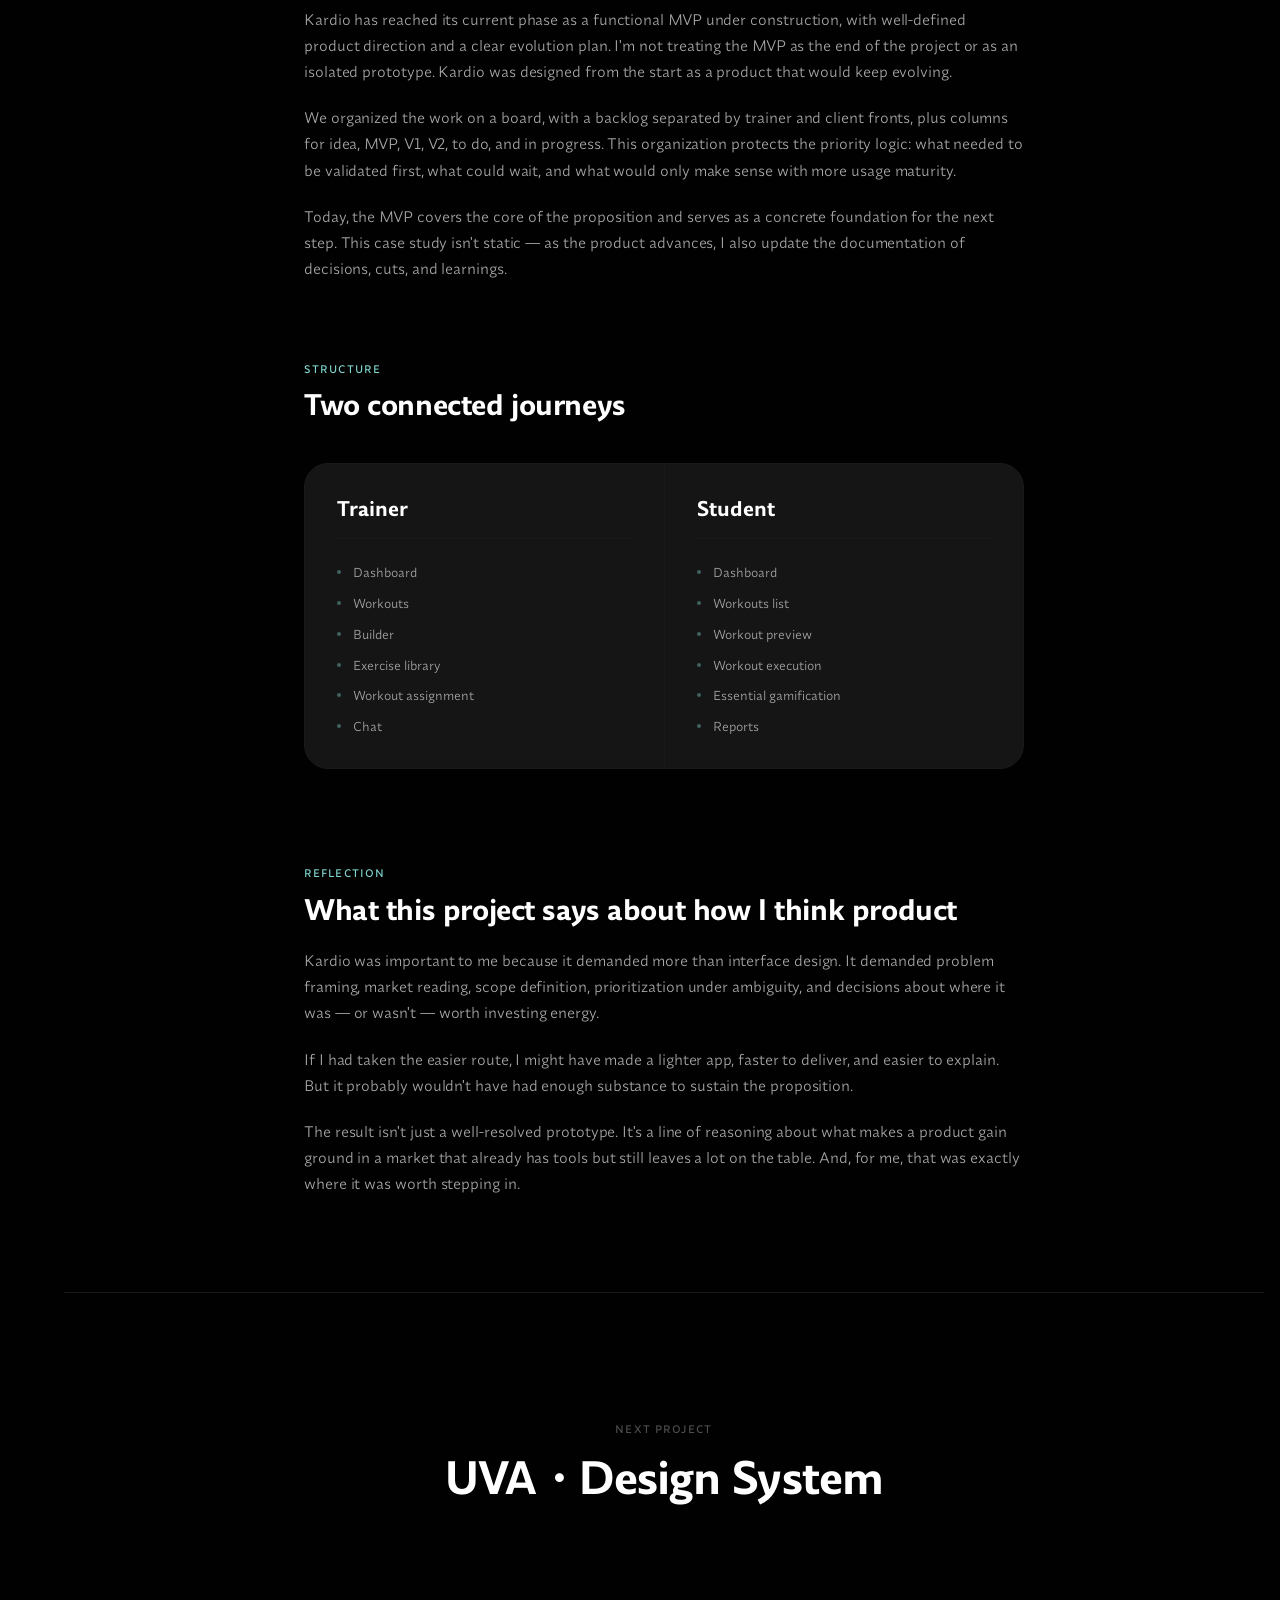
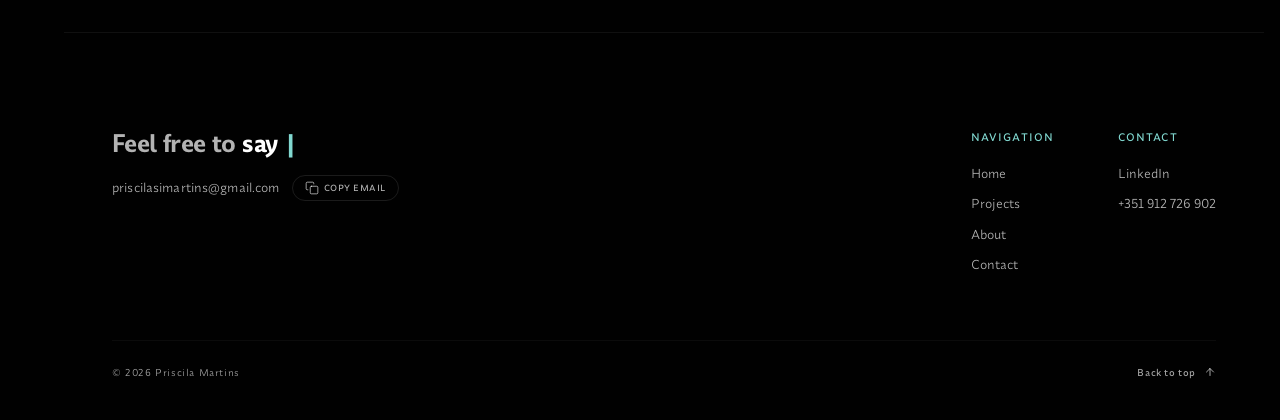
<file: projects/kardio-en.html>
<!DOCTYPE html>
<html lang="en">
<head>
  <meta charset="UTF-8">
  <meta name="viewport" content="width=device-width, initial-scale=1.0">
  <meta name="description" content="Kardio — Case study by Priscila Silva Martins, Product Designer.">
  <title>Kardio | Priscila Martins</title>
  <link rel="icon" href="../assets/favicon.svg" type="image/svg+xml">
  <link rel="stylesheet" href="../css/style.css">
  <link rel="stylesheet" href="../css/project.css">
</head>
<body>

  <!-- Navigation -->
  <nav class="nav">
    <button class="nav__dots" aria-label="Menu">
      <span></span>
      <span></span>
      <span></span>
      <span></span>
    </button>
    <a href="kardio.html" class="nav__lang">Português</a>
  </nav>
  <div class="nav__panel">
    <div class="nav__panel-inner">
      <ul class="nav__links">
        <li><a href="../en.html"><span>Home <sup class="nav__index">/01</sup></span></a></li>
        <li><a href="../en.html#projects"><span>Projects <sup class="nav__index">/02</sup></span></a></li>
        <li><a href="../about-en.html"><span>About <sup class="nav__index">/03</sup></span></a></li>
        <li><a href="../en.html#contact"><span>Contact <sup class="nav__index">/04</sup></span></a></li>
      </ul>
      <div class="nav__panel-footer">
        <p class="nav__panel-name">Priscila Martins</p>
        <p class="nav__panel-role">Product Designer</p>
      </div>
    </div>
  </div>

  <!-- Hero -->
  <section class="project-hero">
    <p class="project-hero__eyebrow">Case Study</p>
    <h1 class="project-hero__title">Kardio</h1>
    <p class="project-hero__desc">
      A product that started with a real frustration, not a slide opportunity.
    </p>

    <div class="project-meta">
      <div class="project-meta__item">
        <span class="project-meta__label">Role</span>
        <span class="project-meta__value">Product Designer</span>
      </div>
      <div class="project-meta__item">
        <span class="project-meta__label">Year</span>
        <span class="project-meta__value">2025</span>
      </div>
      <div class="project-meta__item">
        <span class="project-meta__label">Scope</span>
        <span class="project-meta__value">Product Design, UX/UI Design, UX Research</span>
      </div>
      <div class="project-meta__item">
        <span class="project-meta__label">Tools</span>
        <span class="project-meta__value">Desk Research, Academic Articles, Book References, Miro, Dovetail, FigJam, Figma</span>
      </div>
    </div>
  </section>

  <!-- Cover -->
  <div class="project-cover">
    <img class="project-cover__img" src="../assets/imgs/projetos/ingles/case2eng.png" alt="Kardio — Project cover">
  </div>

  <!-- Content -->
  <div class="project-content">

    <!-- Origin -->
    <div class="project-section project-section--centered">
      <p class="project-section__eyebrow">Origin</p>
      <h2 class="project-section__title">Where Kardio came from</h2>
      <p class="project-section__text">
        I didn't start Kardio because I wanted to "break into the fitness market." I started it because, as a client, I used one of the most popular workout apps in Brazil to track my training — and I came out of that experience with an odd feeling: the app worked, but it didn't convince me. My personal trainer set up the workouts, I accessed them, did the basics, and that was it. Everything was too correct to be memorable. It lacked energy, it lacked clarity at certain moments, it lacked a reason to come back.
      </p>
      <p class="project-section__text">
        That caught my attention for a simple reason: training isn't just a task. For the person on the other side, there's discipline, insecurity, broken routines, guilt for missing sessions, and motivation that fluctuates. When the product treats all of this as a static list of exercises, it technically works — but it doesn't do much to sustain the behavior.
      </p>
      <p class="project-section__text">
        I invited a developer colleague to build the project with me. I led product vision, research, structure, UX, and interface. He came in on the development side. From the very beginning, the ambition was clear: create something that helps trainers run their business better while making clients feel there's real follow-through.
      </p>
    </div>

    <!-- Discovery -->
    <div class="project-section project-section--centered">
      <p class="project-section__eyebrow">Discovery</p>
      <h2 class="project-section__title">What I understood too early to ignore</h2>
      <p class="project-section__text">
        At first, the temptation would be to look only at the visible layer of the problem: outdated screens, unattractive interface, lack of polish. But that would be superficial. The interface bothered me first, but the real problem was a few levels deeper.
      </p>
      <p class="project-section__text">
        The question that guided the project: what's missing in these experiences for the trainer to scale consistently and for the client to stay engaged longer?      </p>
      <p class="project-section__text">
        The answer pointed to a broken routine. The trainer uses one tool for workouts, another to communicate with clients, another for billing, another to track progress. The client receives guidance from one place, motivation from another, follow-ups through a different channel. This fragmentation has an operational cost for the trainer and an emotional cost for the client.
      </p>
      <p class="project-section__text">
        Kardio's core problem: it wasn't just about organizing workouts. It was about reducing dispersion, giving structure to the professional's operations, and turning follow-up into a continuous experience.
      </p>
    </div>

    <!-- Personas — Dual cards -->
    <div class="persona-dual">
      <div class="persona-dual__grid">
        <div class="persona-card">
          <h3 class="persona-card__role">Personal Trainer</h3>
          <div class="persona-card__row">
            <span class="persona-card__label">Need</span>
            <p class="persona-card__text">Efficiency, structure, and better visibility over student retention</p>
          </div>
          <div class="persona-card__row">
            <span class="persona-card__label">Frustration</span>
            <p class="persona-card__text">Too much manual work, fragmented tools, and difficulty keeping students engaged</p>
          </div>
          <div class="persona-card__row persona-card__implication">
            <span class="persona-card__label">Product implication</span>
            <p class="persona-card__text">The platform needed to reduce operational load and make workout management easier</p>
          </div>
        </div>
        <div class="persona-card">
          <h3 class="persona-card__role">Student</h3>
          <div class="persona-card__row">
            <span class="persona-card__label">Need</span>
            <p class="persona-card__text">Clarity, motivation, and visible progress</p>
          </div>
          <div class="persona-card__row">
            <span class="persona-card__label">Frustration</span>
            <p class="persona-card__text">Impersonal apps, low engagement, and difficulty staying consistent alone</p>
          </div>
          <div class="persona-card__row persona-card__implication">
            <span class="persona-card__label">Product implication</span>
            <p class="persona-card__text">The experience needed to feel guided, rewarding, and easy to follow</p>
          </div>
        </div>
      </div>
    </div>

    <!-- Highlight -->
    <div class="project-highlight">
      <p class="project-highlight__text">
        "I didn't want to make 'just another workout app.' I wanted to design a product with more depth."
      </p>
    </div>

    <!-- Research -->
    <div class="project-section project-section--centered">
      <p class="project-section__eyebrow">Research</p>
      <h2 class="project-section__title">I needed to understand where the market was failing</h2>
      <p class="project-section__text">
        The research phase played an important role because I didn't want to fall into the trap of designing purely from personal conviction. My experience as a client was the trigger, but it couldn't become the absolute argument.
      </p>
      <p class="project-section__text">
        I started by building a research canvas to organize hypotheses, questions, and segments. The segment became clear quickly: freelance personal trainers — especially those working online or in a hybrid model — and clients who depend on consistency more than intensity.
      </p>
      <p class="project-section__text">
        I mapped stakeholders early on, because this product carried implications for business, support, growth, and positioning. It wasn't just a relationship between trainer and client.
      </p>
    </div>

    <!-- Benchmark -->
    <div class="project-section project-section--centered">
      <p class="project-section__eyebrow">Benchmark</p>
      <h2 class="project-section__title">Looking outward</h2>
      <p class="project-section__text">
        I looked at MFit and Everfit as the closest references. Everfit interested me for its sense of a more mature product and its visual care. MFit was inevitable given its local relevance. I also broadened the scope to include Trainerize, My PT Hub, and TrueCoach, as well as indirect references like Strava and Nike Run Club.
      </p>
      <p class="project-section__text">
        The benchmark showed that the market already had good point solutions. There were decent apps for organizing workouts, good products for tracking and motivation, and useful tools for management. What I didn't see was an experience that treated operations, follow-up, and retention as parts of the same product decision.
      </p>
    </div>

    <!-- Validation -->
    <div class="project-section project-section--centered">
      <p class="project-section__eyebrow">Validation</p>
      <h2 class="project-section__title">Research confirmed it: the problem wasn't a lack of tools</h2>
      <p class="project-section__text">
        I created a survey to talk with personal trainers and understand their routines, tools used, most exhausting tasks, and willingness to try a new solution. Those who agreed to participate in later tests would receive lifetime access to the app.
      </p>
      <p class="project-section__text">
        The data reinforced the direction. Many professionals already had some tool for workouts, but WhatsApp continued to dominate communication. Administrative routines consumed hours of the day. Creating and updating workouts came up as a tiring task. Keeping clients motivated, too.
      </p>
      <p class="project-section__text">
        Another strong signal: the gap between current satisfaction and interest in trying an integrated platform. Existing tools solved just enough to remain in use, but not enough to generate loyalty. When a product has a market but hasn't yet earned loyalty, there's room to enter with a better proposition. And "better" didn't mean more features. It meant more coherence.
      </p>
    </div>

    <!-- Research — Block 1: Painful tasks -->
    <div class="research-block">
      <p class="research-block__eyebrow">Research</p>
      <h3 class="research-block__title">What weighs most in a trainer's routine</h3>
      <p class="research-block__insight">Creating and updating workouts came up as the most exhausting task — cited by nearly 3 out of 4 professionals. Right behind it, keeping clients engaged.</p>
      <div class="research-bars">
        <div class="research-bar">
          <div>
            <div class="research-bar__label">Create and update workouts</div>
            <div class="research-bar__track"><div class="research-bar__fill" style="width: 72.4%"></div></div>
          </div>
          <span class="research-bar__value">72.4%</span>
        </div>
        <div class="research-bar">
          <div>
            <div class="research-bar__label">Keep students motivated</div>
            <div class="research-bar__track"><div class="research-bar__fill" style="width: 62.1%; opacity: 0.8"></div></div>
          </div>
          <span class="research-bar__value">62.1%</span>
        </div>
        <div class="research-bar">
          <div>
            <div class="research-bar__label">Track results and progress</div>
            <div class="research-bar__track"><div class="research-bar__fill" style="width: 41.4%; opacity: 0.6"></div></div>
          </div>
          <span class="research-bar__value">41.4%</span>
        </div>
        <div class="research-bar">
          <div>
            <div class="research-bar__label">Maintain communication with students</div>
            <div class="research-bar__track"><div class="research-bar__fill" style="width: 34.5%; opacity: 0.45"></div></div>
          </div>
          <span class="research-bar__value">34.5%</span>
        </div>
        <div class="research-bar">
          <div>
            <div class="research-bar__label">Control payments</div>
            <div class="research-bar__track"><div class="research-bar__fill" style="width: 31%; opacity: 0.35"></div></div>
          </div>
          <span class="research-bar__value">31.0%</span>
        </div>
      </div>
    </div>

    <!-- Research — Block 2: Tool problems -->
    <div class="research-block">
      <h3 class="research-block__title">What fails in current tools</h3>
      <p class="research-block__insight">The most cited problem wasn't technical — it was the lack of client engagement. Tools existed, but they didn't build connection.</p>
      <div class="research-bars">
        <div class="research-bar">
          <div>
            <div class="research-bar__label">Lack of student engagement</div>
            <div class="research-bar__track"><div class="research-bar__fill" style="width: 41.4%"></div></div>
          </div>
          <span class="research-bar__value">41.4%</span>
        </div>
        <div class="research-bar">
          <div>
            <div class="research-bar__label">Missing integrations</div>
            <div class="research-bar__track"><div class="research-bar__fill" style="width: 37.9%; opacity: 0.8"></div></div>
          </div>
          <span class="research-bar__value">37.9%</span>
        </div>
        <div class="research-bar">
          <div>
            <div class="research-bar__label">Lack of technical support</div>
            <div class="research-bar__track"><div class="research-bar__fill" style="width: 31%; opacity: 0.6"></div></div>
          </div>
          <span class="research-bar__value">31.0%</span>
        </div>
        <div class="research-bar">
          <div>
            <div class="research-bar__label">Too expensive for the value delivered</div>
            <div class="research-bar__track"><div class="research-bar__fill" style="width: 24.1%; opacity: 0.45"></div></div>
          </div>
          <span class="research-bar__value">24.1%</span>
        </div>
      </div>
    </div>

    <!-- Research — Block 3: Satisfaction vs Interest comparison -->
    <div class="research-comparison">
      <div class="research-comparison__header">
        <p class="research-comparison__eyebrow">Opportunity signal</p>
        <h3 class="research-comparison__title">Current satisfaction vs interest in something better</h3>
      </div>
      <div class="research-comparison__grid">
        <div class="research-comparison__item">
          <div>
            <span class="research-comparison__number">6.79</span>
            <span class="research-comparison__unit"> / 10</span>
          </div>
          <p class="research-comparison__label">Satisfaction with current tools</p>
        </div>
        <div class="research-comparison__item">
          <div>
            <span class="research-comparison__number research-comparison__number--accent">8.31</span>
            <span class="research-comparison__unit research-comparison__unit--accent"> / 10</span>
          </div>
          <p class="research-comparison__label">Interest in testing an integrated and automated platform</p>
        </div>
      </div>
    </div>

    <!-- Research — Block 4: Motivation (secondary) -->
    <div class="research-secondary">
      <p class="research-secondary__insight">When asked what would motivate switching to a new app, automation and personalization led — reinforcing that the problem isn't functionality, but coherence and control.</p>
      <div class="research-stats">
        <div class="research-stat">
          <span class="research-stat__number">31%</span>
          <span class="research-stat__text">Task automation</span>
        </div>
        <div class="research-stat">
          <span class="research-stat__number">28%</span>
          <span class="research-stat__text">Workout and interface customization</span>
        </div>
        <div class="research-stat">
          <span class="research-stat__number">17%</span>
          <span class="research-stat__text">Ease of use</span>
        </div>
        <div class="research-stat">
          <span class="research-stat__number">10%</span>
          <span class="research-stat__text">Performance and progress reports</span>
        </div>
      </div>
    </div>

    <!-- Highlight -->
    <div class="project-highlight">
      <p class="project-highlight__text">
        "When I stopped thinking about features and started thinking about risk, the product reasoning became clearer."
      </p>
    </div>

    <!-- Strategy -->
    <div class="project-section project-section--centered">
      <p class="project-section__eyebrow">Strategy</p>
      <h2 class="project-section__title">Defining the MVP</h2>
      <p class="project-section__text">
        Kardio's biggest risk was trying to solve everything. The problem had many threads: workouts, execution, payment, communication, progress, library, scheduling, content, motivation, retention. Instead of asking "what could the app have?", I started asking "what needs to exist for this product to feel inevitable for both sides?"
      </p>
      <p class="project-section__text">
        For the trainer, three things needed to be evident: they would save time, gain structure, and have better visibility into their own client base. For the client, three others: their routine would become clearer, the experience more engaging, and progress more visible.
      </p>
      <p class="project-section__text">
        Kardio wouldn't be an MVP reduced to login, workout list, and profile. I preferred a more ambitious MVP in the perceived value layer and more disciplined in the technical layer. A high-fidelity functional experience, with enough depth to sustain the proposition, but without promising a complete backend before its time.
      </p>
    </div>

    <!-- Scope roadmap -->
    <div class="scope-roadmap">
      <div class="scope-roadmap__header">
        <p class="scope-roadmap__eyebrow">Scope</p>
        <h2 class="scope-roadmap__title">Scoping the product over time</h2>
      </div>
      <div class="scope-roadmap__grid">
        <div class="scope-card scope-card--active">
          <h3 class="scope-card__phase">MVP</h3>
          <p class="scope-card__subtitle">Immediate value and operational clarity</p>
          <ul class="scope-card__list">
            <li class="scope-card__item">Exercise library</li>
            <li class="scope-card__item">Workout Builder</li>
            <li class="scope-card__item">Workout assignment</li>
            <li class="scope-card__item">Chat</li>
            <li class="scope-card__item">Student workout list</li>
            <li class="scope-card__item">Workout execution</li>
            <li class="scope-card__item">Streak, XP, and level</li>
            <li class="scope-card__item">Reports</li>
          </ul>
        </div>
        <div class="scope-card">
          <h3 class="scope-card__phase">V1</h3>
          <p class="scope-card__subtitle">Retention and commercial growth</p>
          <ul class="scope-card__list">
            <li class="scope-card__item">Challenges and achievements</li>
            <li class="scope-card__item">365-day heatmap</li>
            <li class="scope-card__item">Scheduled reports</li>
            <li class="scope-card__item">Payments and plans</li>
          </ul>
        </div>
        <div class="scope-card">
          <h3 class="scope-card__phase">V2</h3>
          <p class="scope-card__subtitle">Differentiation and intelligence</p>
          <ul class="scope-card__list">
            <li class="scope-card__item">Social feed</li>
            <li class="scope-card__item">Ranking</li>
            <li class="scope-card__item">AI-powered progression engine</li>
            <li class="scope-card__item">Advanced retention analytics</li>
          </ul>
        </div>
      </div>
    </div>

    <!-- Architecture -->
    <div class="project-section project-section--centered">
      <p class="project-section__eyebrow">Architecture</p>
      <h2 class="project-section__title">Scaling without getting heavy too soon</h2>
      <p class="project-section__text">
        The backbone was centered on users with distinct roles, trainer and student profiles, base and custom exercises, workout templates, format-based blocks, configurable items per exercise, assigned workouts, completed sessions, and logs per set.
      </p>
      <p class="project-section__text">
        The gamification logic followed the same principle: simple, readable, and sufficient. XP per completed workout, consistency bonuses, streak counted by finished sessions, levels based on accumulated XP, and PR detection. AI was introduced with low-risk, clear-value criteria: exercise description generation, AI Workout Generator support, and progression suggestions without auto-application.
      </p>
      <p class="project-section__text">
        The domain-based architecture — separating features like workouts, exercises, gamification, chat, payments, and reports — helped keep the product modular from early on, prepared to grow without requiring structural rewrites.
      </p>
    </div>

    <!-- Interface -->
    <div class="project-section project-section--centered">
      <p class="project-section__eyebrow">Interface</p>
      <h2 class="project-section__title">Trust mattered more than the interface</h2>
      <p class="project-section__text">
        In designing the experience, the constant concern was avoiding making Kardio feel too conceptual. I wanted it to feel current but not ornamental; clear but not dumbed down; premium but not distant.
      </p>
      <p class="project-section__text">
        Everfit served as a visual reference because it conveyed maturity without excess. From there, I defined a consistent design system. The goal was never to "have a nice UI kit." The goal was to make fewer visual decisions from scratch and focus energy on the flows that truly required reasoning.
      </p>
      <p class="project-section__text">
        In the end, the prototype had 47 functional screens, over 60 custom components, and around 200 mapped functionalities. Without a solid system, consistency would have been lost quickly.
      </p>
    </div>

    <div class="project-image">
      <img src="../assets/imgs/kardio/wireframe/wireframe.png" alt="Kardio wireframes">
    </div>

    <!-- Highlight -->
    <div class="project-highlight">
      <p class="project-highlight__text">
        "I preferred to build a case where product, experience, and value model were connected."
      </p>
    </div>

    <!-- Process -->
    <div class="project-section project-section--centered">
      <p class="project-section__eyebrow">Process</p>
      <h2 class="project-section__title">AI as part of the process</h2>
      <p class="project-section__text">
        One decision that significantly shortened the path between idea and prototype was the intentional use of AI in the process. I used it to accelerate exploration, reduce friction between wireframe and implementation, and iterate faster.
      </p>
      <p class="project-section__text">
        The value wasn't in automating decisions, but in freeing up time for what still requires judgment: problem framing, MVP scoping, prioritization, and experience coherence. This project reflects the way I've been working: incorporating AI where it amplifies quality and pace, without outsourcing thinking.
      </p>
    </div>

    <!-- Status -->
    <div class="project-section project-section--centered">
      <p class="project-section__eyebrow">Status</p>
      <h2 class="project-section__title">Where Kardio stands</h2>
      <p class="project-section__text">
        Kardio has reached its current phase as a functional MVP under construction, with well-defined product direction and a clear evolution plan. I'm not treating the MVP as the end of the project or as an isolated prototype. Kardio was designed from the start as a product that would keep evolving.
      </p>
      <p class="project-section__text">
        We organized the work on a board, with a backlog separated by trainer and client fronts, plus columns for idea, MVP, V1, V2, to do, and in progress. This organization protects the priority logic: what needed to be validated first, what could wait, and what would only make sense with more usage maturity.
      </p>
      <p class="project-section__text">
        Today, the MVP covers the core of the proposition and serves as a concrete foundation for the next step. This case study isn't static — as the product advances, I also update the documentation of decisions, cuts, and learnings.
      </p>
    </div>

    <!-- Journeys split -->
    <div class="journeys">
      <div class="journeys__header">
        <p class="journeys__eyebrow">Structure</p>
        <h2 class="journeys__title">Two connected journeys</h2>
      </div>
      <div class="journeys__grid">
        <div class="journeys__side">
          <h3 class="journeys__role">Trainer</h3>
          <ul class="journeys__list">
            <li class="journeys__item">Dashboard</li>
            <li class="journeys__item">Workouts</li>
            <li class="journeys__item">Builder</li>
            <li class="journeys__item">Exercise library</li>
            <li class="journeys__item">Workout assignment</li>
            <li class="journeys__item">Chat</li>
          </ul>
        </div>
        <div class="journeys__side">
          <h3 class="journeys__role">Student</h3>
          <ul class="journeys__list">
            <li class="journeys__item">Dashboard</li>
            <li class="journeys__item">Workouts list</li>
            <li class="journeys__item">Workout preview</li>
            <li class="journeys__item">Workout execution</li>
            <li class="journeys__item">Essential gamification</li>
            <li class="journeys__item">Reports</li>
          </ul>
        </div>
      </div>
    </div>

    <!-- Reflection -->
    <div class="project-section project-section--centered">
      <p class="project-section__eyebrow">Reflection</p>
      <h2 class="project-section__title">What this project says about how I think product</h2>
      <p class="project-section__text">
        Kardio was important to me because it demanded more than interface design. It demanded problem framing, market reading, scope definition, prioritization under ambiguity, and decisions about where it was — or wasn't — worth investing energy.
      </p>
      <p class="project-section__text">
        If I had taken the easier route, I might have made a lighter app, faster to deliver, and easier to explain. But it probably wouldn't have had enough substance to sustain the proposition.
      </p>
      <p class="project-section__text">
        The result isn't just a well-resolved prototype. It's a line of reasoning about what makes a product gain ground in a market that already has tools but still leaves a lot on the table. And, for me, that was exactly where it was worth stepping in.
      </p>
    </div>

  </div>

  <!-- Next project -->
  <div class="project-next">
    <p class="project-next__label">Next project</p>
    <a href="uva-design-system.html">
      <h2 class="project-next__title">UVA・Design System</h2>
    </a>
  </div>

  <!-- Footer -->
  <footer class="footer">
    <div class="footer__main">
      <div class="footer__hero fade-in">
        <h2 class="footer__headline">Feel free to <span class="footer__typewriter" data-phrases='["say hello","connect","ask questions"]'></span></h2>
        <div class="footer__email-block">
          <a href="mailto:priscilasimartins@gmail.com" class="footer__email">priscilasimartins@gmail.com</a>
          <button class="footer__copy-btn" data-email="priscilasimartins@gmail.com">
            <svg width="14" height="14" viewBox="0 0 24 24" fill="none" stroke="currentColor" stroke-width="1.5" stroke-linecap="round" stroke-linejoin="round"><rect x="9" y="9" width="13" height="13" rx="2"/><path d="M5 15H4a2 2 0 0 1-2-2V4a2 2 0 0 1 2-2h9a2 2 0 0 1 2 2v1"/></svg>
            <span class="footer__copy-label">Copy email</span>
          </button>
        </div>
      </div>
      <div class="footer__columns fade-in">
        <div class="footer__col">
          <p class="footer__label">Navigation</p>
          <ul class="footer__nav">
            <li><a href="../en.html">Home</a></li>
            <li><a href="../en.html#projects">Projects</a></li>
            <li><a href="../about-en.html">About</a></li>
            <li><a href="../en.html#contact">Contact</a></li>
          </ul>
        </div>
        <div class="footer__col">
          <p class="footer__label">Contact</p>
          <ul class="footer__nav">
            <li><a href="https://www.linkedin.com/in/priscila-martins-9b9aaa227/" target="_blank" rel="noopener">LinkedIn</a></li>
            <li><a href="https://wa.me/351912726902" target="_blank" rel="noopener">+351 912 726 902</a></li>
          </ul>
        </div>
      </div>
    </div>
    <div class="footer__bar">
      <p class="footer__copy">&copy; 2026 Priscila Martins</p>
      <a href="#" class="footer__back-top">
        Back to top
        <svg width="12" height="12" viewBox="0 0 24 24" fill="none" stroke="currentColor" stroke-width="2" stroke-linecap="round" stroke-linejoin="round"><path d="M12 19V5"/><path d="M5 12l7-7 7 7"/></svg>
      </a>
    </div>
  </footer>

  <!-- Social Sidebar -->
  <aside class="social-sidebar">
    <div class="social-sidebar__icons">
      <a href="https://www.linkedin.com/in/priscila-martins-9b9aaa227/" target="_blank" rel="noopener" class="social-sidebar__link" aria-label="LinkedIn">
        <svg viewBox="0 0 24 24" fill="none" stroke="currentColor" stroke-width="1.5" stroke-linecap="round" stroke-linejoin="round" width="18" height="18"><path d="M16 8a6 6 0 0 1 6 6v7h-4v-7a2 2 0 0 0-4 0v7h-4v-7a6 6 0 0 1 6-6z"/><rect x="2" y="9" width="4" height="12"/><circle cx="4" cy="4" r="2"/></svg>
      </a>
      <a href="mailto:priscilasimartins@gmail.com" class="social-sidebar__link" aria-label="Email">
        <svg viewBox="0 0 24 24" fill="none" stroke="currentColor" stroke-width="1.5" stroke-linecap="round" stroke-linejoin="round" width="18" height="18"><rect x="2" y="4" width="20" height="16" rx="2"/><path d="M22 4L12 13 2 4"/></svg>
      </a>
      <a href="https://wa.me/351912726902" target="_blank" rel="noopener" class="social-sidebar__link" aria-label="WhatsApp">
        <svg viewBox="0 0 24 24" fill="currentColor" width="18" height="18"><path d="M17.472 14.382c-.297-.149-1.758-.867-2.03-.967-.273-.099-.471-.148-.67.15-.197.297-.767.966-.94 1.164-.173.199-.347.223-.644.075-.297-.15-1.255-.463-2.39-1.475-.883-.788-1.48-1.761-1.653-2.059-.173-.297-.018-.458.13-.606.134-.133.298-.347.446-.52.149-.174.198-.298.298-.497.099-.198.05-.371-.025-.52-.075-.149-.669-1.612-.916-2.207-.242-.579-.487-.5-.669-.51-.173-.008-.371-.01-.57-.01-.198 0-.52.074-.792.372-.272.297-1.04 1.016-1.04 2.479 0 1.462 1.065 2.875 1.213 3.074.149.198 2.096 3.2 5.077 4.487.709.306 1.262.489 1.694.625.712.227 1.36.195 1.871.118.571-.085 1.758-.719 2.006-1.413.248-.694.248-1.289.173-1.413-.074-.124-.272-.198-.57-.347m-5.421 7.403h-.004a9.87 9.87 0 01-5.031-1.378l-.361-.214-3.741.982.998-3.648-.235-.374a9.86 9.86 0 01-1.51-5.26c.001-5.45 4.436-9.884 9.888-9.884 2.64 0 5.122 1.03 6.988 2.898a9.825 9.825 0 012.893 6.994c-.003 5.45-4.437 9.884-9.885 9.884m8.413-18.297A11.815 11.815 0 0012.05 0C5.495 0 .16 5.335.157 11.892c0 2.096.547 4.142 1.588 5.945L.057 24l6.305-1.654a11.882 11.882 0 005.683 1.448h.005c6.554 0 11.89-5.335 11.893-11.893a11.821 11.821 0 00-3.48-8.413z"/></svg>
      </a>
    </div>
  </aside>

  <script src="../js/main.js"></script>
</body>
</html>
</file>
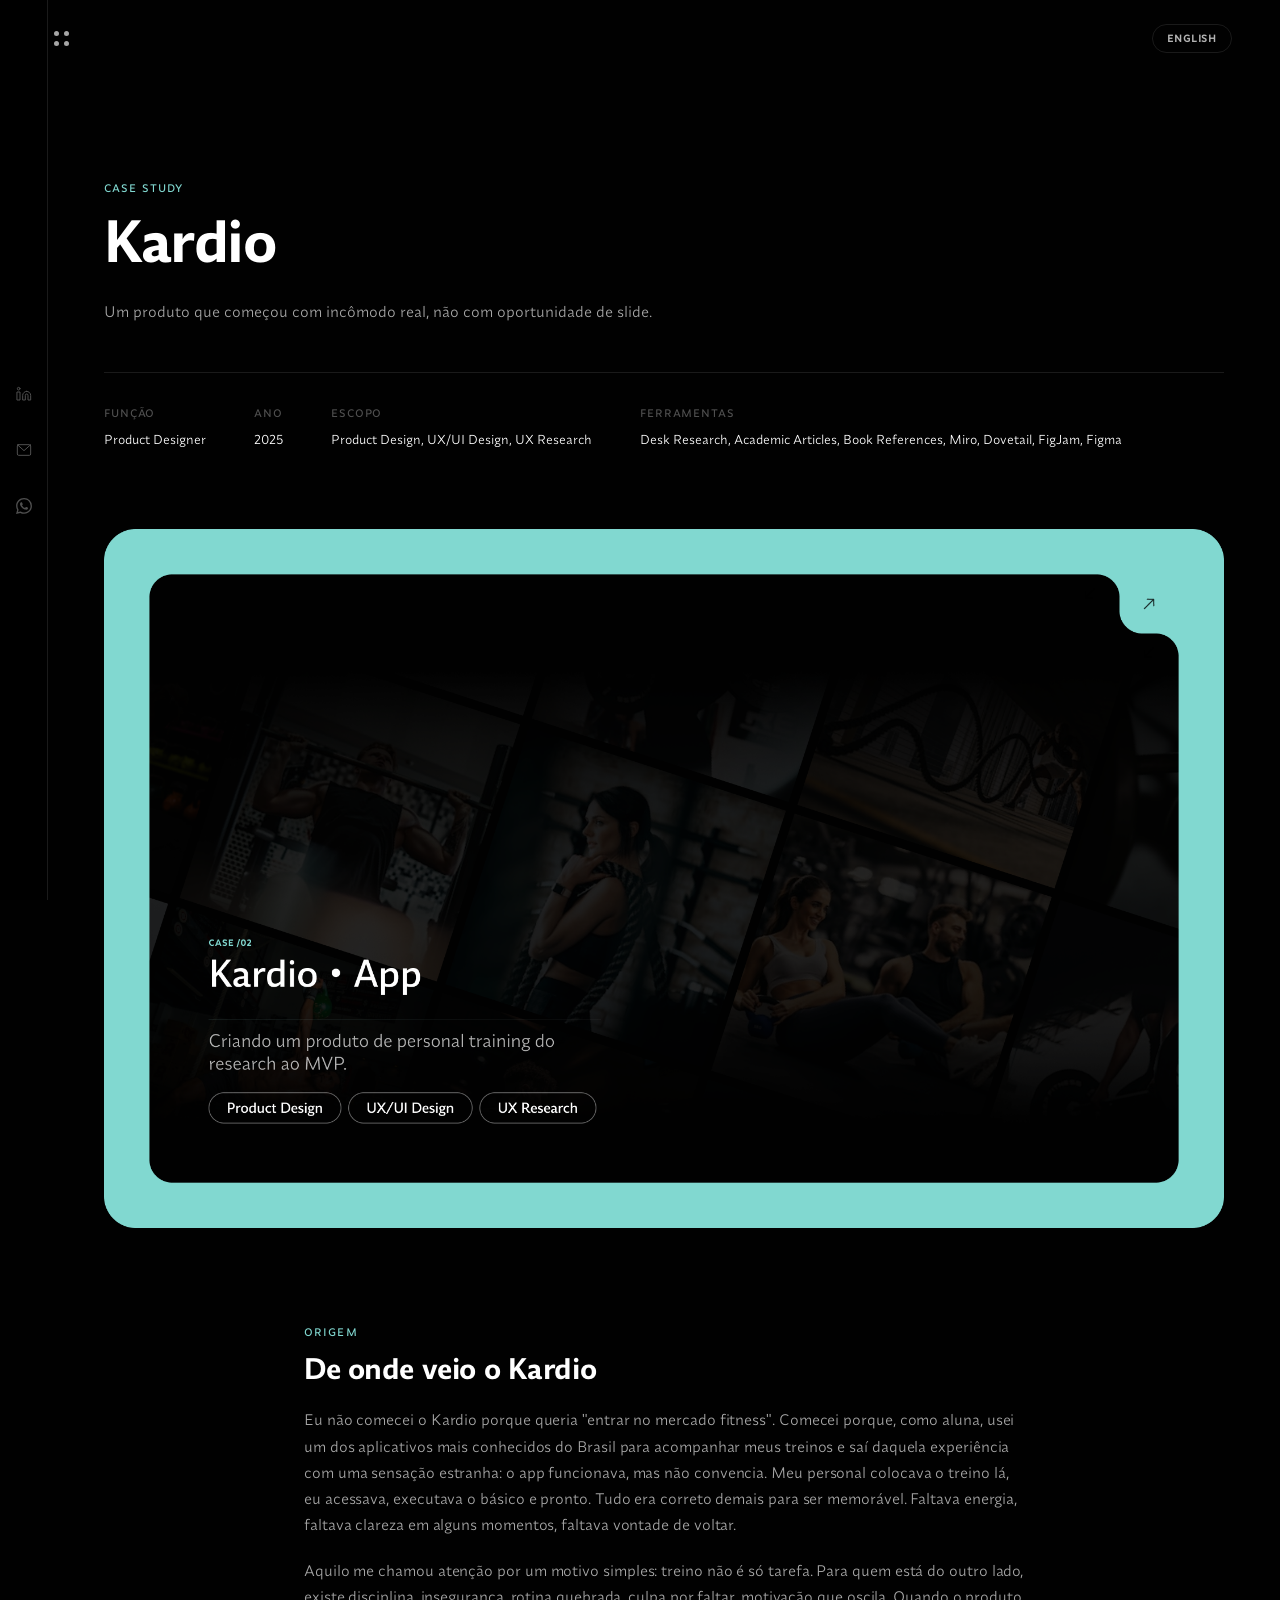
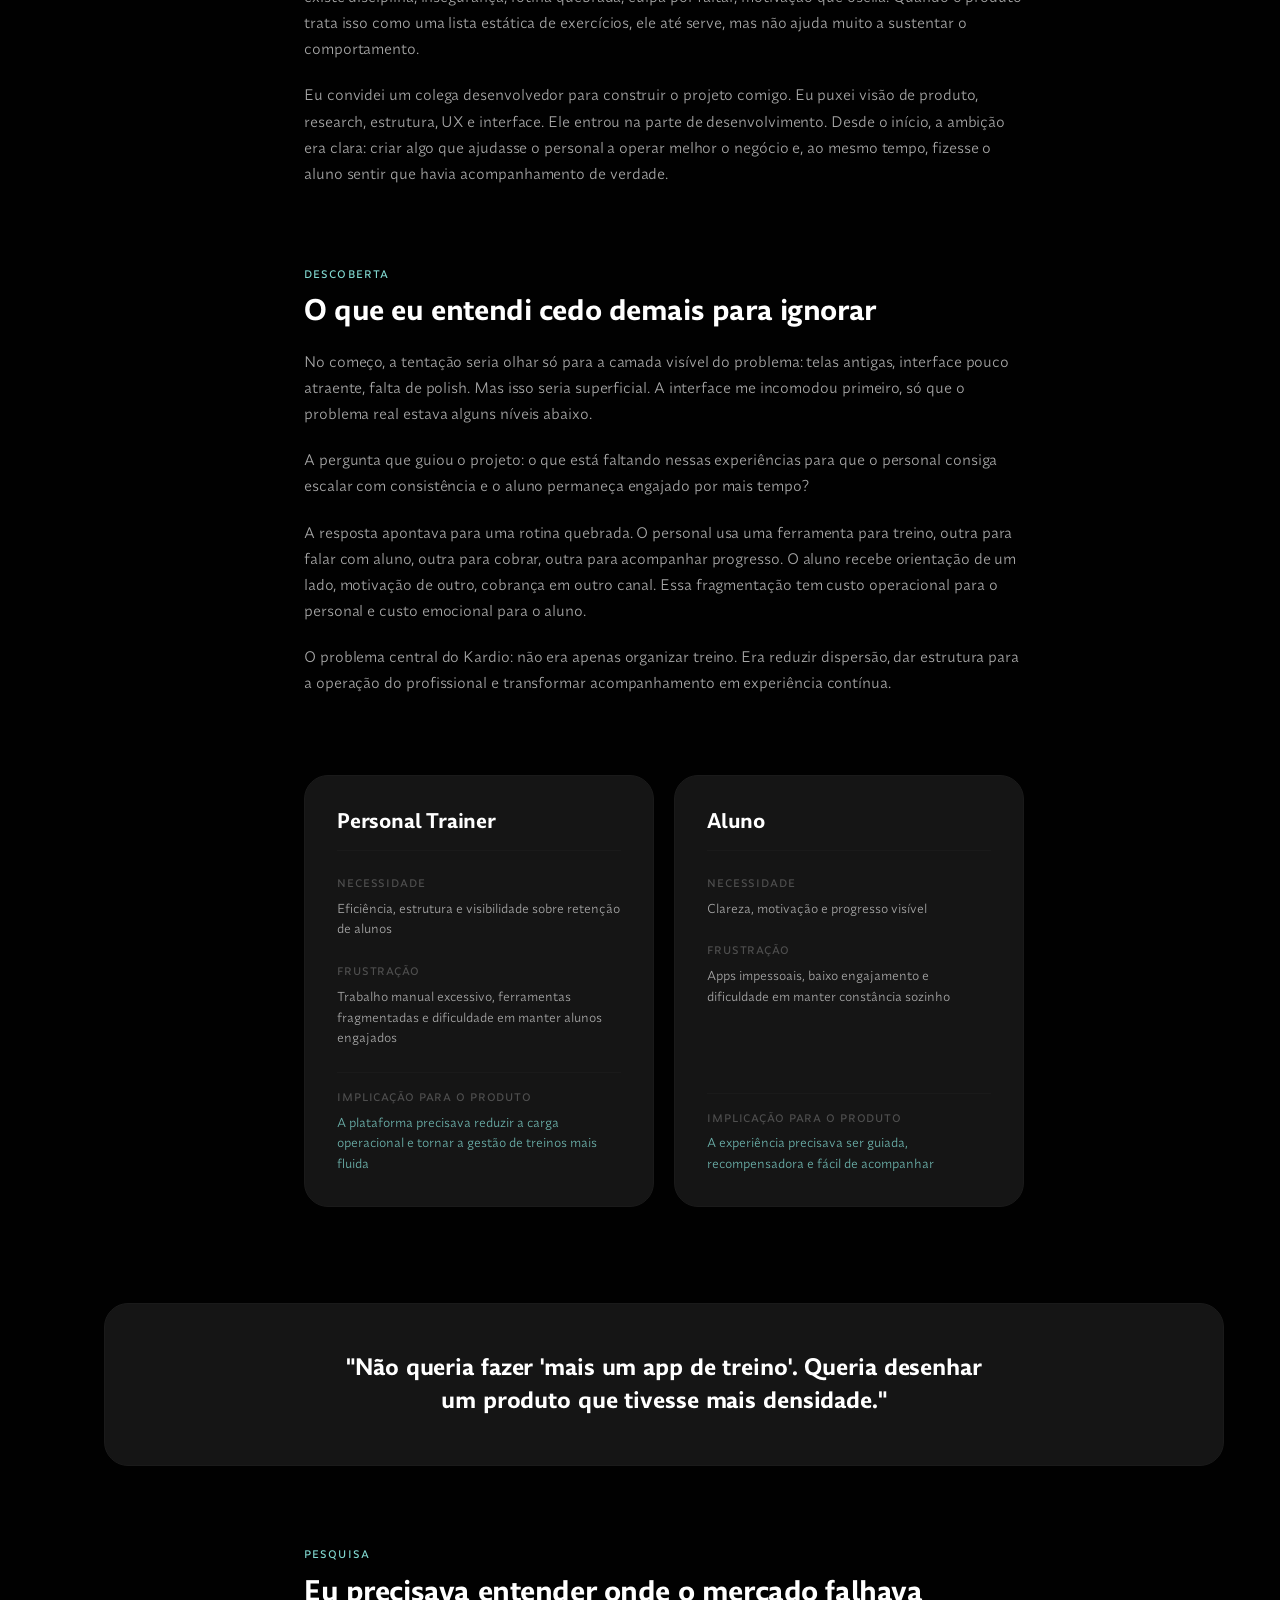
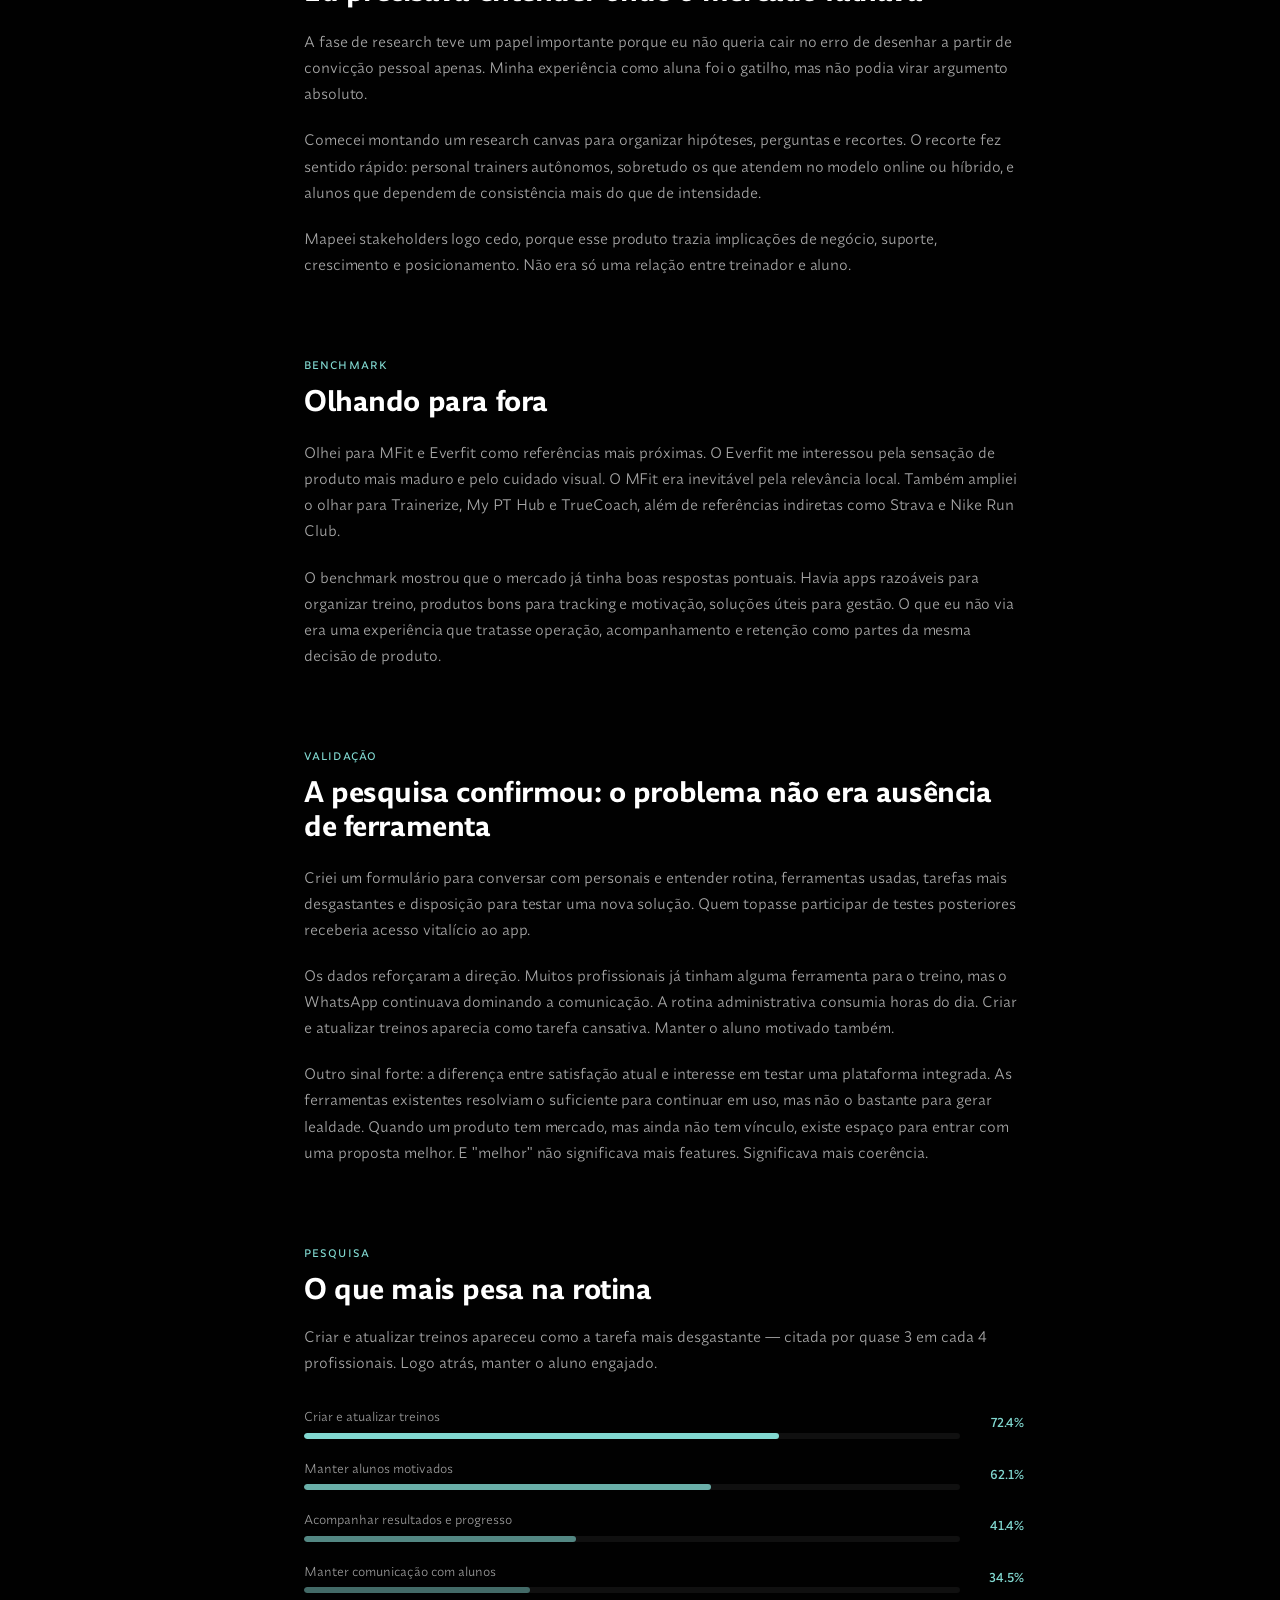
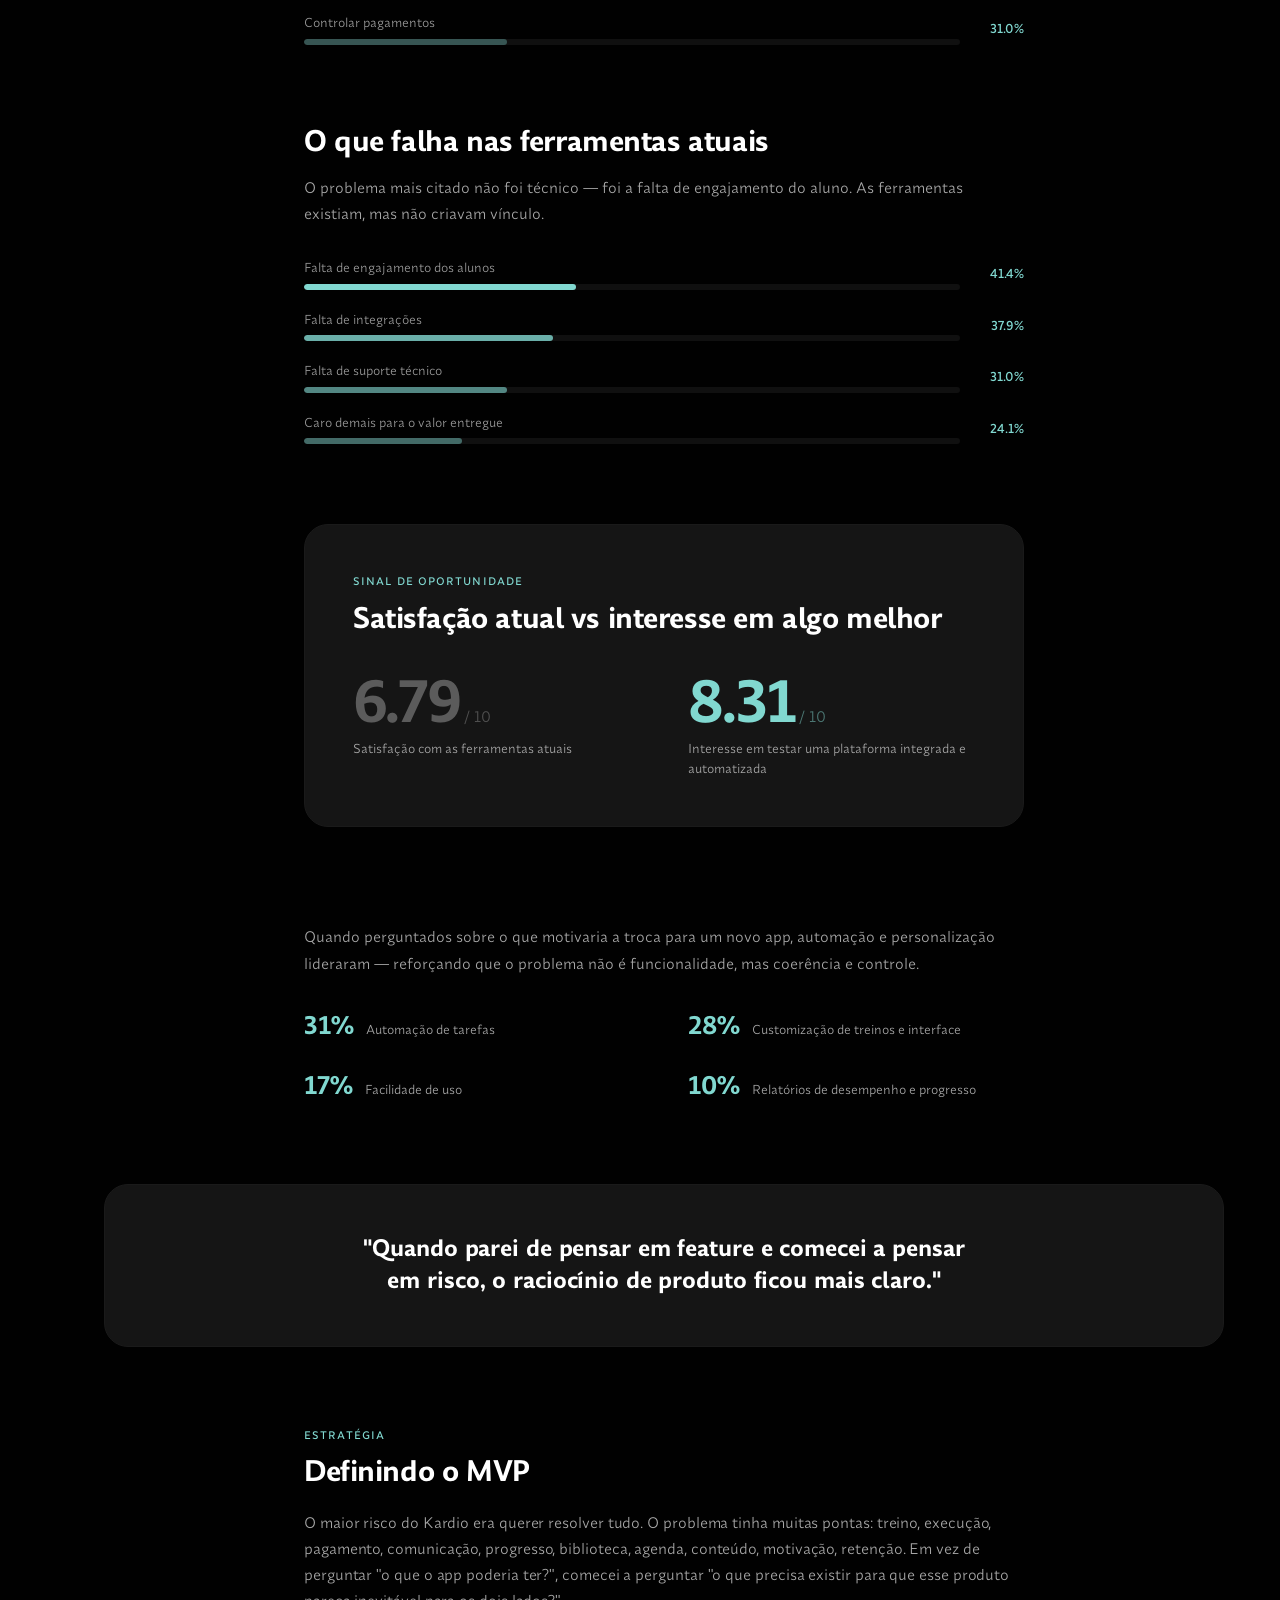
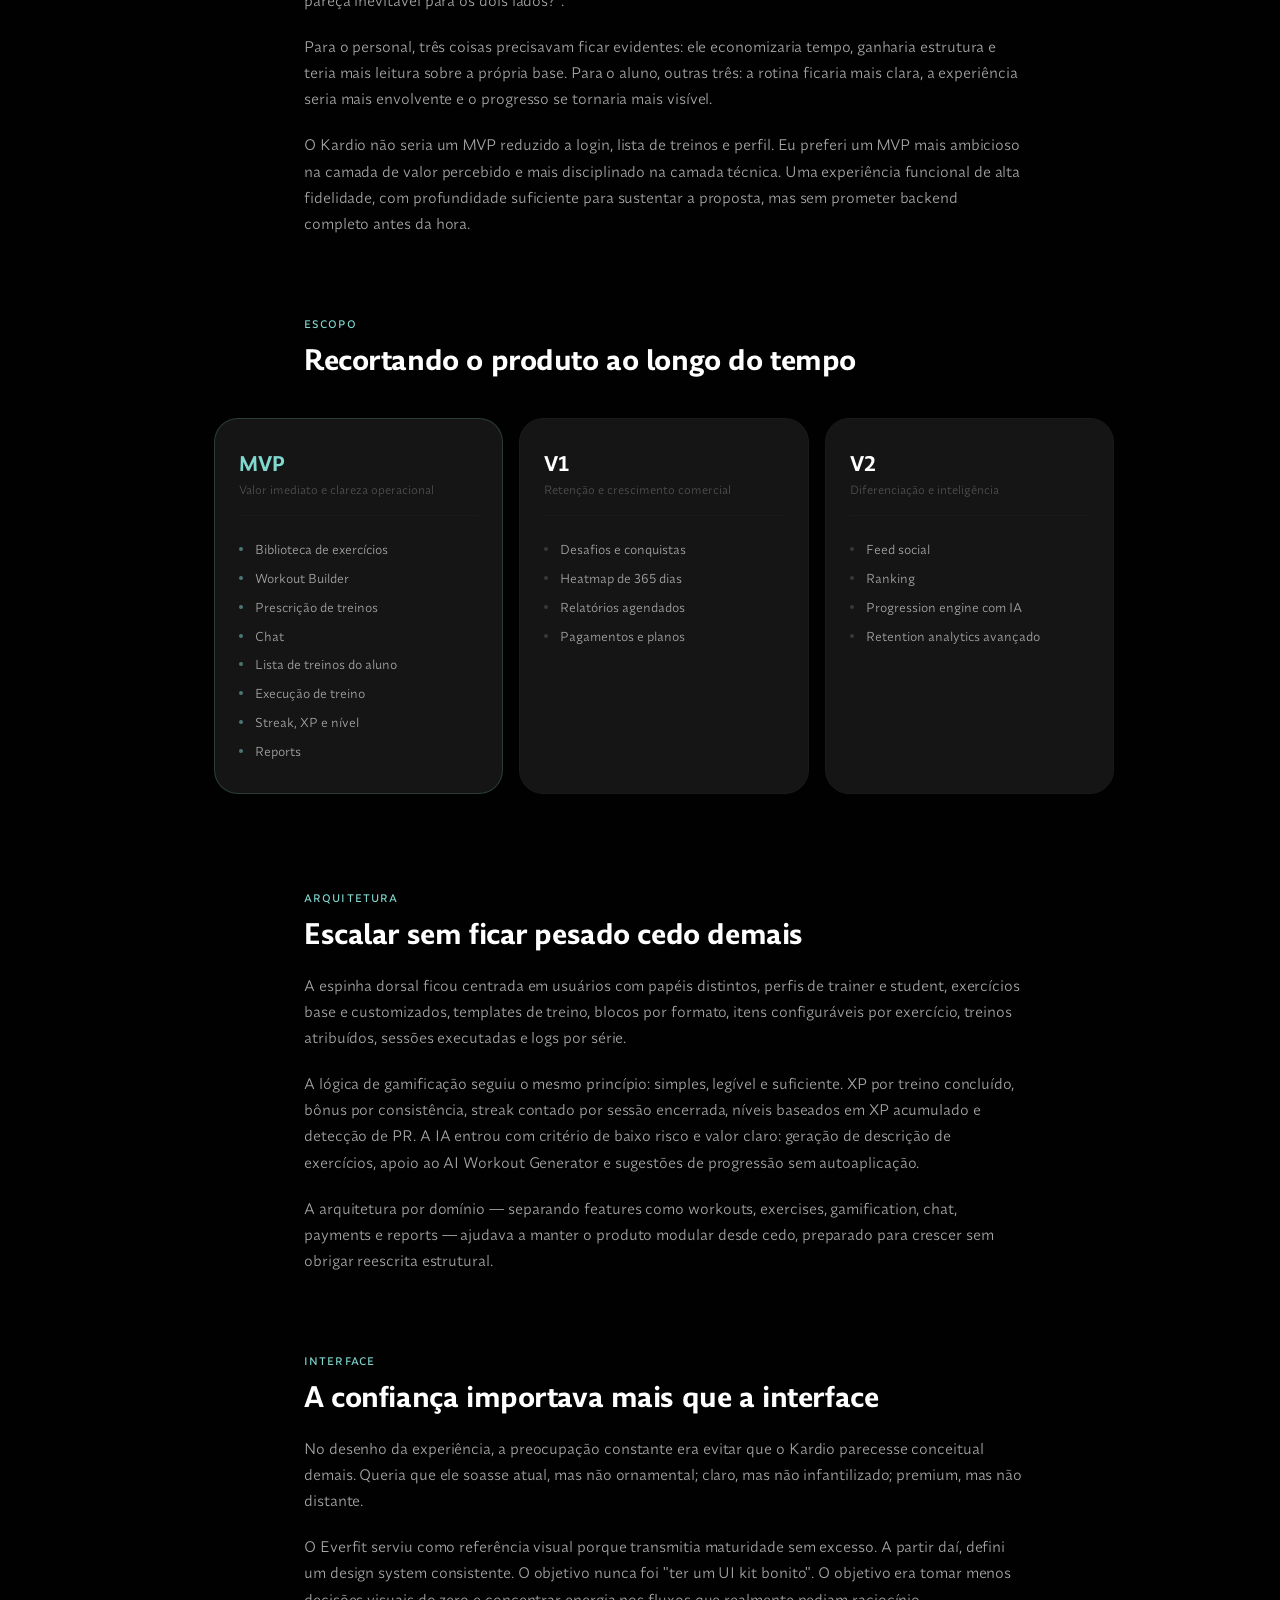
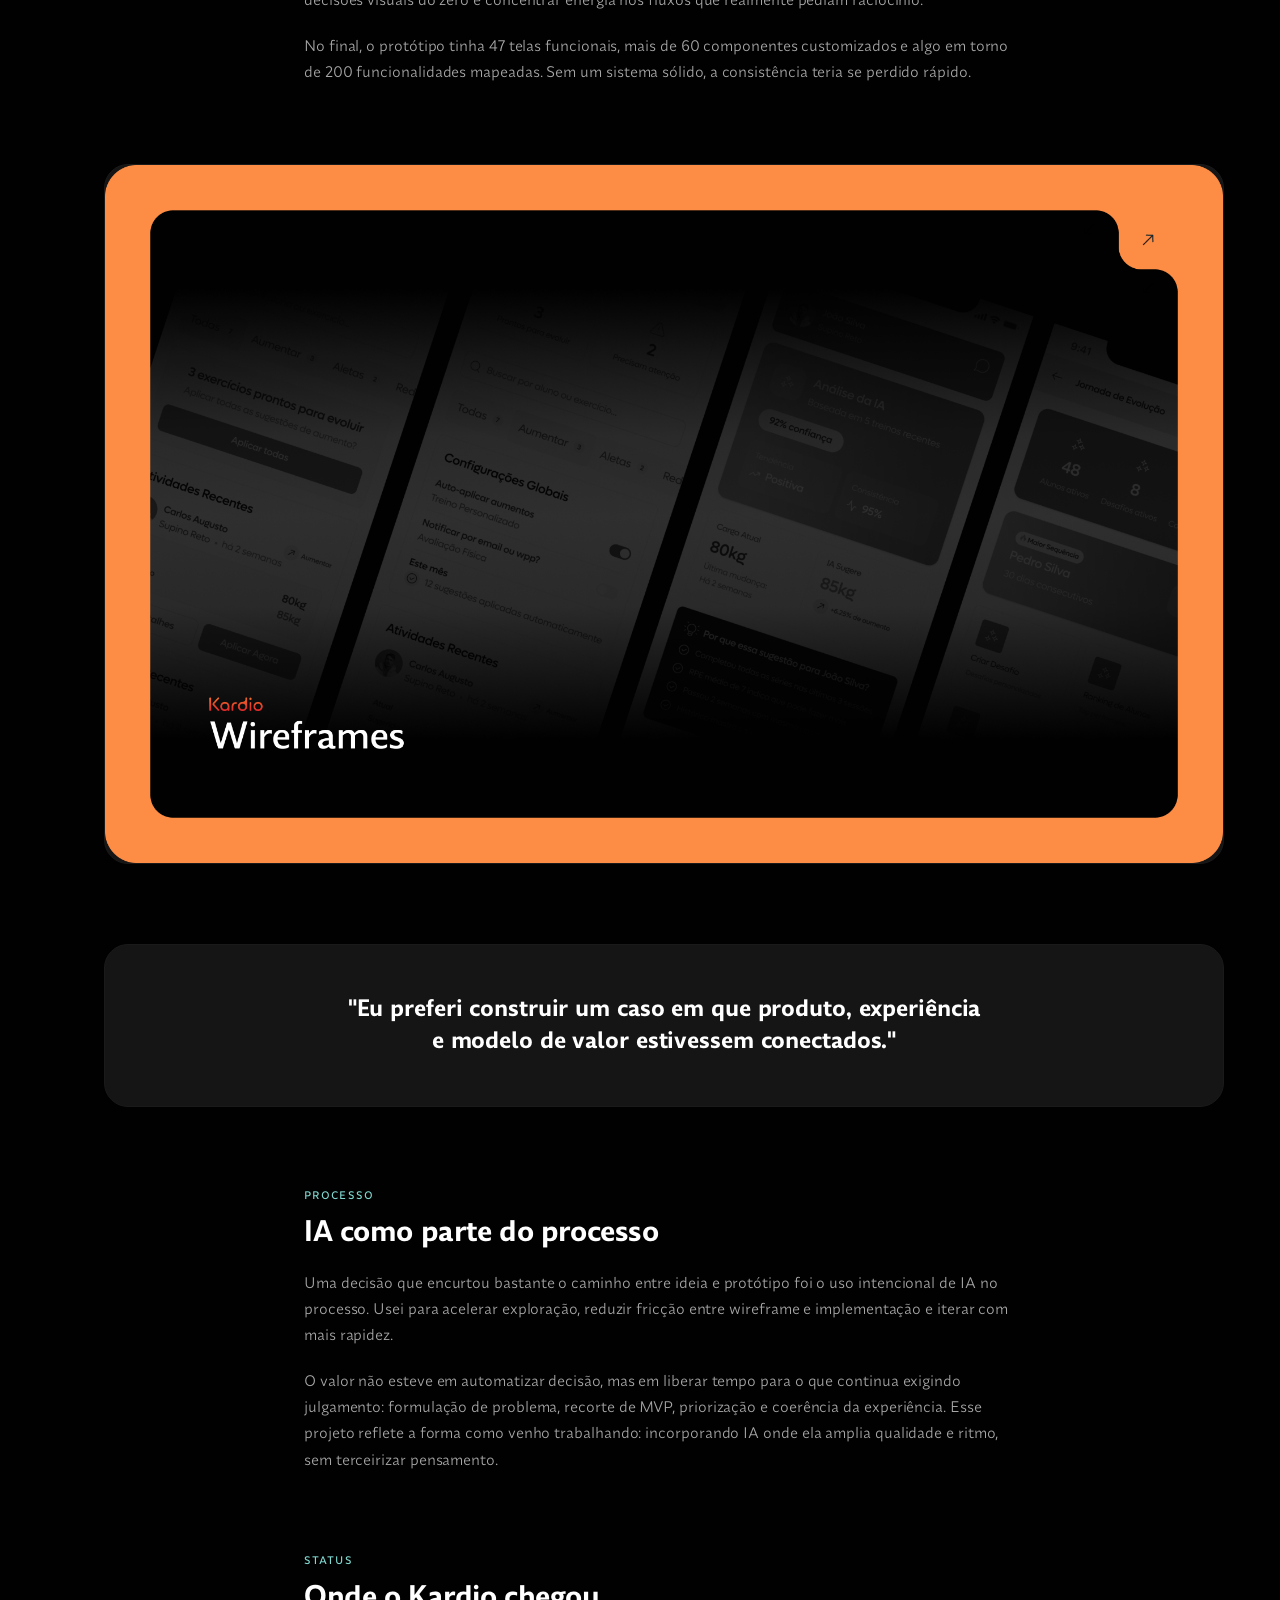
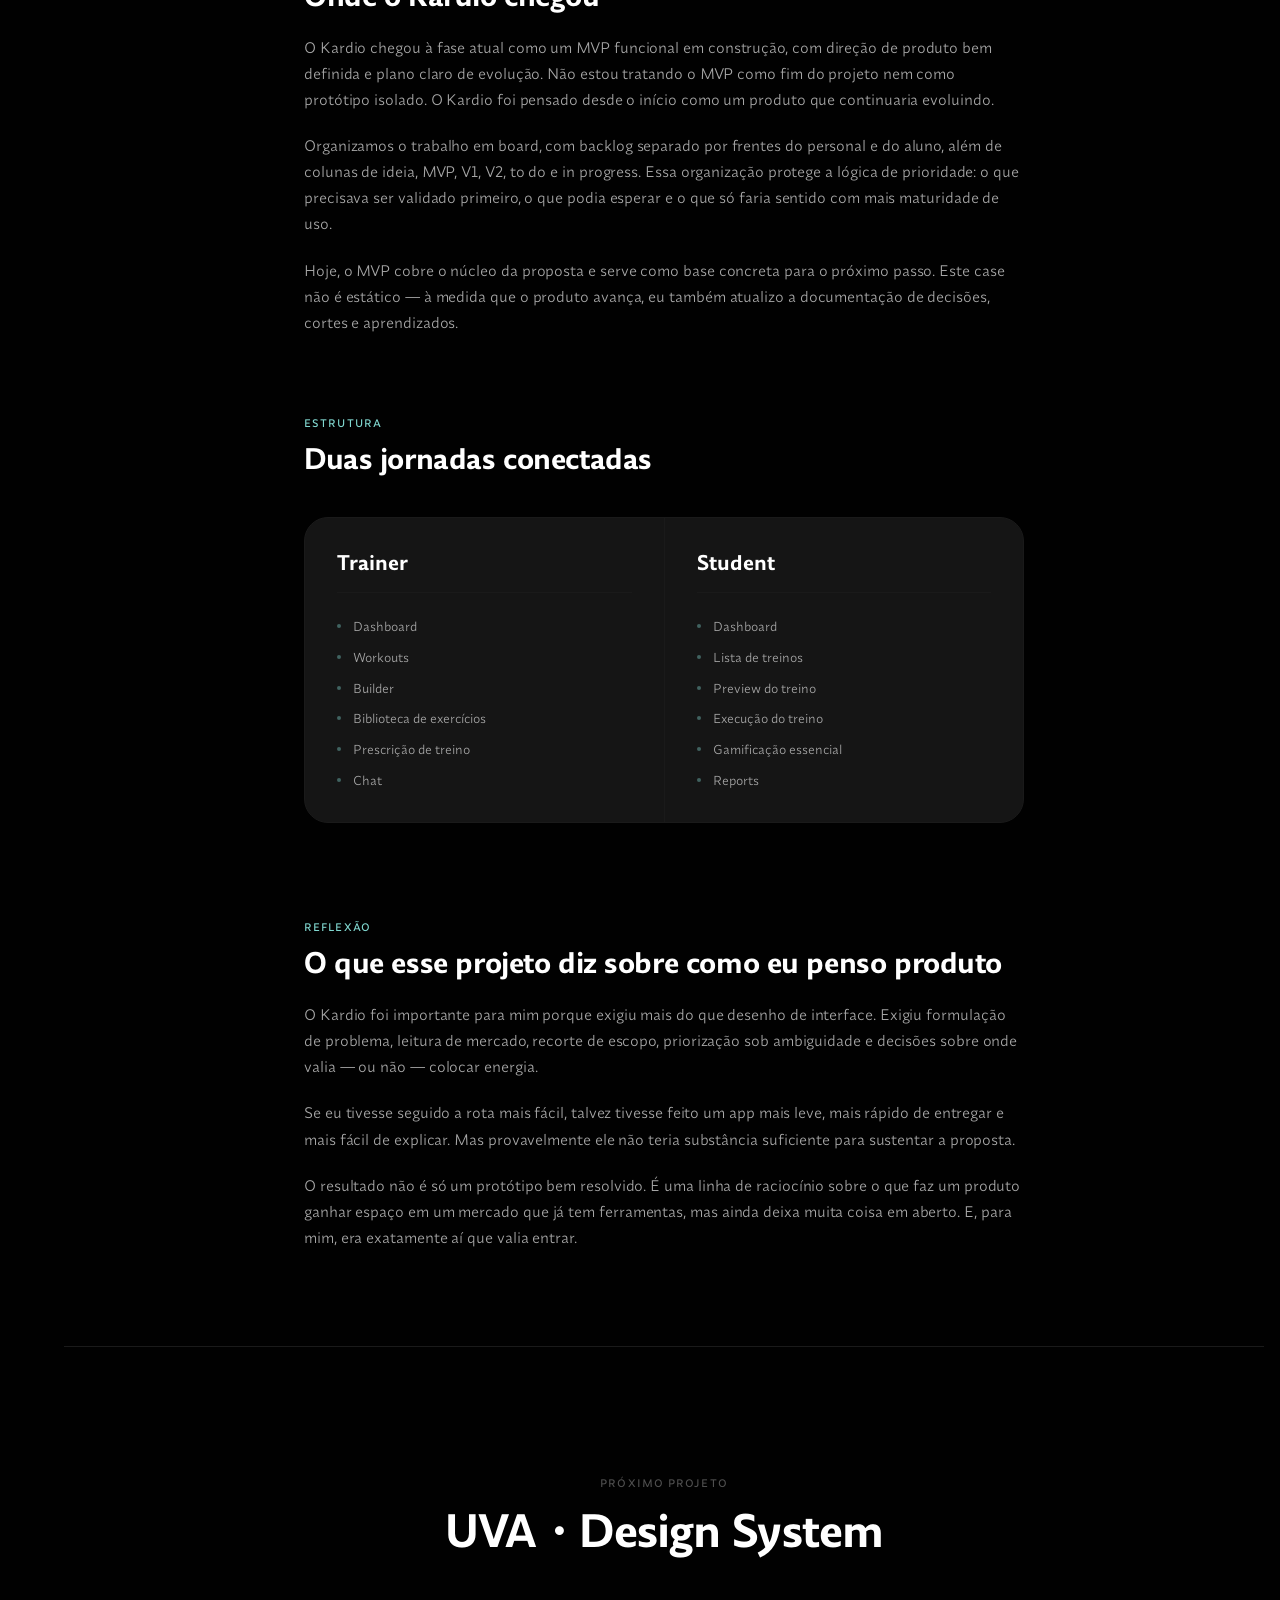
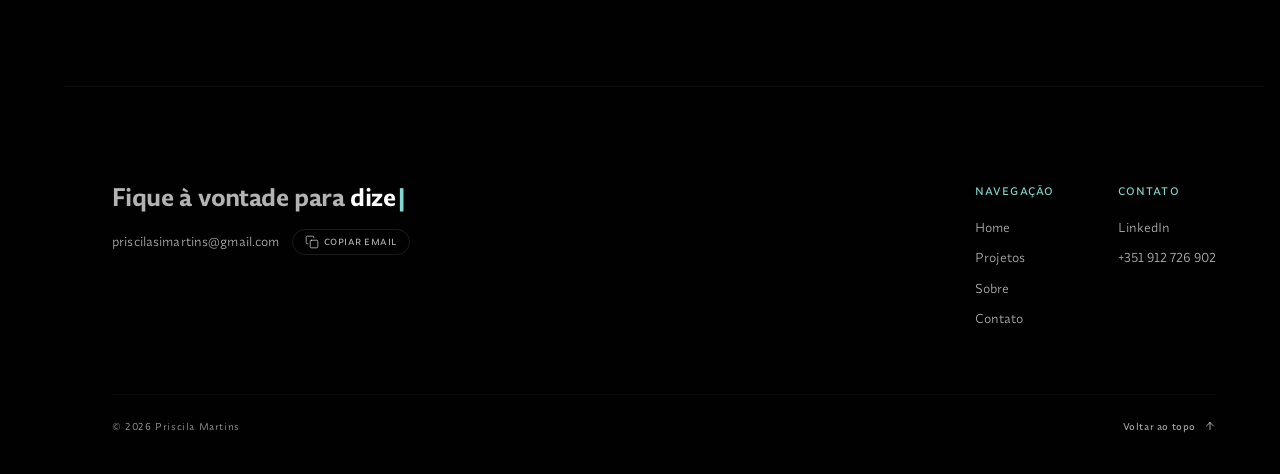
<file: projects/kardio.html>
<!DOCTYPE html>
<html lang="pt-BR">
<head>
  <meta charset="UTF-8">
  <meta name="viewport" content="width=device-width, initial-scale=1.0">
  <meta name="description" content="Kardio — Case study por Priscila Silva Martins, Product Designer.">
  <title>Kardio | Priscila Martins</title>
  <link rel="icon" href="../assets/favicon.svg" type="image/svg+xml">
  <link rel="stylesheet" href="../css/style.css">
  <link rel="stylesheet" href="../css/project.css">
</head>
<body>

  <!-- Navigation -->
  <nav class="nav">
    <button class="nav__dots" aria-label="Menu">
      <span></span>
      <span></span>
      <span></span>
      <span></span>
    </button>
    <a href="kardio-en.html" class="nav__lang">English</a>
  </nav>
  <div class="nav__panel">
    <div class="nav__panel-inner">
      <ul class="nav__links">
        <li><a href="../index.html"><span>Home <sup class="nav__index">/01</sup></span></a></li>
        <li><a href="../index.html#projetos"><span>Projetos <sup class="nav__index">/02</sup></span></a></li>
        <li><a href="../about.html"><span>Sobre <sup class="nav__index">/03</sup></span></a></li>
        <li><a href="../index.html#contato"><span>Contato <sup class="nav__index">/04</sup></span></a></li>
      </ul>
      <div class="nav__panel-footer">
        <p class="nav__panel-name">Priscila Martins</p>
        <p class="nav__panel-role">Product Designer</p>
      </div>
    </div>
  </div>

  <!-- Hero -->
  <section class="project-hero">
    <p class="project-hero__eyebrow">Case Study</p>
    <h1 class="project-hero__title">Kardio</h1>
    <p class="project-hero__desc">
      Um produto que começou com incômodo real, não com oportunidade de slide.
    </p>

    <div class="project-meta">
      <div class="project-meta__item">
        <span class="project-meta__label">Função</span>
        <span class="project-meta__value">Product Designer</span>
      </div>
      <div class="project-meta__item">
        <span class="project-meta__label">Ano</span>
        <span class="project-meta__value">2025</span>
      </div>
      <div class="project-meta__item">
        <span class="project-meta__label">Escopo</span>
        <span class="project-meta__value">Product Design, UX/UI Design, UX Research</span>
      </div>
      <div class="project-meta__item">
        <span class="project-meta__label">Ferramentas</span>
        <span class="project-meta__value">Desk Research, Academic Articles, Book References, Miro, Dovetail, FigJam, Figma</span>
      </div>
    </div>
  </section>

  <!-- Cover -->
  <div class="project-cover">
    <img class="project-cover__img" src="../assets/imgs/projetos/Portugues/case2.png" alt="Kardio — Capa do projeto">
  </div>

  <!-- Content -->
  <div class="project-content">

    <!-- Origin -->
    <div class="project-section project-section--centered">
      <p class="project-section__eyebrow">Origem</p>
      <h2 class="project-section__title">De onde veio o Kardio</h2>
      <p class="project-section__text">
        Eu não comecei o Kardio porque queria "entrar no mercado fitness". Comecei porque, como aluna, usei um dos aplicativos mais conhecidos do Brasil para acompanhar meus treinos e saí daquela experiência com uma sensação estranha: o app funcionava, mas não convencia. Meu personal colocava o treino lá, eu acessava, executava o básico e pronto. Tudo era correto demais para ser memorável. Faltava energia, faltava clareza em alguns momentos, faltava vontade de voltar.
      </p>
      <p class="project-section__text">
        Aquilo me chamou atenção por um motivo simples: treino não é só tarefa. Para quem está do outro lado, existe disciplina, insegurança, rotina quebrada, culpa por faltar, motivação que oscila. Quando o produto trata isso como uma lista estática de exercícios, ele até serve, mas não ajuda muito a sustentar o comportamento.
      </p>
      <p class="project-section__text">
        Eu convidei um colega desenvolvedor para construir o projeto comigo. Eu puxei visão de produto, research, estrutura, UX e interface. Ele entrou na parte de desenvolvimento. Desde o início, a ambição era clara: criar algo que ajudasse o personal a operar melhor o negócio e, ao mesmo tempo, fizesse o aluno sentir que havia acompanhamento de verdade.
      </p>
    </div>

    <!-- Discovery -->
    <div class="project-section project-section--centered">
      <p class="project-section__eyebrow">Descoberta</p>
      <h2 class="project-section__title">O que eu entendi cedo demais para ignorar</h2>
      <p class="project-section__text">
        No começo, a tentação seria olhar só para a camada visível do problema: telas antigas, interface pouco atraente, falta de polish. Mas isso seria superficial. A interface me incomodou primeiro, só que o problema real estava alguns níveis abaixo.
      </p>
      <p class="project-section__text">
        A pergunta que guiou o projeto: o que está faltando nessas experiências para que o personal consiga escalar com consistência e o aluno permaneça engajado por mais tempo?      </p>
      <p class="project-section__text">
        A resposta apontava para uma rotina quebrada. O personal usa uma ferramenta para treino, outra para falar com aluno, outra para cobrar, outra para acompanhar progresso. O aluno recebe orientação de um lado, motivação de outro, cobrança em outro canal. Essa fragmentação tem custo operacional para o personal e custo emocional para o aluno.
      </p>
      <p class="project-section__text">
        O problema central do Kardio: não era apenas organizar treino. Era reduzir dispersão, dar estrutura para a operação do profissional e transformar acompanhamento em experiência contínua.
      </p>
    </div>

    <!-- Personas — Dual cards -->
    <div class="persona-dual">
      <div class="persona-dual__grid">
        <div class="persona-card">
          <h3 class="persona-card__role">Personal Trainer</h3>
          <div class="persona-card__row">
            <span class="persona-card__label">Necessidade</span>
            <p class="persona-card__text">Eficiência, estrutura e visibilidade sobre retenção de alunos</p>
          </div>
          <div class="persona-card__row">
            <span class="persona-card__label">Frustração</span>
            <p class="persona-card__text">Trabalho manual excessivo, ferramentas fragmentadas e dificuldade em manter alunos engajados</p>
          </div>
          <div class="persona-card__row persona-card__implication">
            <span class="persona-card__label">Implicação para o produto</span>
            <p class="persona-card__text">A plataforma precisava reduzir a carga operacional e tornar a gestão de treinos mais fluida</p>
          </div>
        </div>
        <div class="persona-card">
          <h3 class="persona-card__role">Aluno</h3>
          <div class="persona-card__row">
            <span class="persona-card__label">Necessidade</span>
            <p class="persona-card__text">Clareza, motivação e progresso visível</p>
          </div>
          <div class="persona-card__row">
            <span class="persona-card__label">Frustração</span>
            <p class="persona-card__text">Apps impessoais, baixo engajamento e dificuldade em manter constância sozinho</p>
          </div>
          <div class="persona-card__row persona-card__implication">
            <span class="persona-card__label">Implicação para o produto</span>
            <p class="persona-card__text">A experiência precisava ser guiada, recompensadora e fácil de acompanhar</p>
          </div>
        </div>
      </div>
    </div>

    <!-- Highlight -->
    <div class="project-highlight">
      <p class="project-highlight__text">
        "Não queria fazer 'mais um app de treino'. Queria desenhar um produto que tivesse mais densidade."
      </p>
    </div>

    <!-- Research -->
    <div class="project-section project-section--centered">
      <p class="project-section__eyebrow">Pesquisa</p>
      <h2 class="project-section__title">Eu precisava entender onde o mercado falhava</h2>
      <p class="project-section__text">
        A fase de research teve um papel importante porque eu não queria cair no erro de desenhar a partir de convicção pessoal apenas. Minha experiência como aluna foi o gatilho, mas não podia virar argumento absoluto.
      </p>
      <p class="project-section__text">
        Comecei montando um research canvas para organizar hipóteses, perguntas e recortes. O recorte fez sentido rápido: personal trainers autônomos, sobretudo os que atendem no modelo online ou híbrido, e alunos que dependem de consistência mais do que de intensidade.
      </p>
      <p class="project-section__text">
        Mapeei stakeholders logo cedo, porque esse produto trazia implicações de negócio, suporte, crescimento e posicionamento. Não era só uma relação entre treinador e aluno.
      </p>
    </div>

    <!-- Benchmark -->
    <div class="project-section project-section--centered">
      <p class="project-section__eyebrow">Benchmark</p>
      <h2 class="project-section__title">Olhando para fora</h2>
      <p class="project-section__text">
        Olhei para MFit e Everfit como referências mais próximas. O Everfit me interessou pela sensação de produto mais maduro e pelo cuidado visual. O MFit era inevitável pela relevância local. Também ampliei o olhar para Trainerize, My PT Hub e TrueCoach, além de referências indiretas como Strava e Nike Run Club.
      </p>
      <p class="project-section__text">
        O benchmark mostrou que o mercado já tinha boas respostas pontuais. Havia apps razoáveis para organizar treino, produtos bons para tracking e motivação, soluções úteis para gestão. O que eu não via era uma experiência que tratasse operação, acompanhamento e retenção como partes da mesma decisão de produto.
      </p>
    </div>

    <!-- Validation -->
    <div class="project-section project-section--centered">
      <p class="project-section__eyebrow">Validação</p>
      <h2 class="project-section__title">A pesquisa confirmou: o problema não era ausência de ferramenta</h2>
      <p class="project-section__text">
        Criei um formulário para conversar com personais e entender rotina, ferramentas usadas, tarefas mais desgastantes e disposição para testar uma nova solução. Quem topasse participar de testes posteriores receberia acesso vitalício ao app.
      </p>
      <p class="project-section__text">
        Os dados reforçaram a direção. Muitos profissionais já tinham alguma ferramenta para o treino, mas o WhatsApp continuava dominando a comunicação. A rotina administrativa consumia horas do dia. Criar e atualizar treinos aparecia como tarefa cansativa. Manter o aluno motivado também.
      </p>
      <p class="project-section__text">
        Outro sinal forte: a diferença entre satisfação atual e interesse em testar uma plataforma integrada. As ferramentas existentes resolviam o suficiente para continuar em uso, mas não o bastante para gerar lealdade. Quando um produto tem mercado, mas ainda não tem vínculo, existe espaço para entrar com uma proposta melhor. E "melhor" não significava mais features. Significava mais coerência.
      </p>
    </div>

    <!-- Research — Block 1: Painful tasks -->
    <div class="research-block">
      <p class="research-block__eyebrow">Pesquisa</p>
      <h3 class="research-block__title">O que mais pesa na rotina</h3>
      <p class="research-block__insight">Criar e atualizar treinos apareceu como a tarefa mais desgastante — citada por quase 3 em cada 4 profissionais. Logo atrás, manter o aluno engajado.</p>
      <div class="research-bars">
        <div class="research-bar">
          <div>
            <div class="research-bar__label">Criar e atualizar treinos</div>
            <div class="research-bar__track"><div class="research-bar__fill" style="width: 72.4%"></div></div>
          </div>
          <span class="research-bar__value">72.4%</span>
        </div>
        <div class="research-bar">
          <div>
            <div class="research-bar__label">Manter alunos motivados</div>
            <div class="research-bar__track"><div class="research-bar__fill" style="width: 62.1%; opacity: 0.8"></div></div>
          </div>
          <span class="research-bar__value">62.1%</span>
        </div>
        <div class="research-bar">
          <div>
            <div class="research-bar__label">Acompanhar resultados e progresso</div>
            <div class="research-bar__track"><div class="research-bar__fill" style="width: 41.4%; opacity: 0.6"></div></div>
          </div>
          <span class="research-bar__value">41.4%</span>
        </div>
        <div class="research-bar">
          <div>
            <div class="research-bar__label">Manter comunicação com alunos</div>
            <div class="research-bar__track"><div class="research-bar__fill" style="width: 34.5%; opacity: 0.45"></div></div>
          </div>
          <span class="research-bar__value">34.5%</span>
        </div>
        <div class="research-bar">
          <div>
            <div class="research-bar__label">Controlar pagamentos</div>
            <div class="research-bar__track"><div class="research-bar__fill" style="width: 31%; opacity: 0.35"></div></div>
          </div>
          <span class="research-bar__value">31.0%</span>
        </div>
      </div>
    </div>

    <!-- Research — Block 2: Tool problems -->
    <div class="research-block">
      <h3 class="research-block__title">O que falha nas ferramentas atuais</h3>
      <p class="research-block__insight">O problema mais citado não foi técnico — foi a falta de engajamento do aluno. As ferramentas existiam, mas não criavam vínculo.</p>
      <div class="research-bars">
        <div class="research-bar">
          <div>
            <div class="research-bar__label">Falta de engajamento dos alunos</div>
            <div class="research-bar__track"><div class="research-bar__fill" style="width: 41.4%"></div></div>
          </div>
          <span class="research-bar__value">41.4%</span>
        </div>
        <div class="research-bar">
          <div>
            <div class="research-bar__label">Falta de integrações</div>
            <div class="research-bar__track"><div class="research-bar__fill" style="width: 37.9%; opacity: 0.8"></div></div>
          </div>
          <span class="research-bar__value">37.9%</span>
        </div>
        <div class="research-bar">
          <div>
            <div class="research-bar__label">Falta de suporte técnico</div>
            <div class="research-bar__track"><div class="research-bar__fill" style="width: 31%; opacity: 0.6"></div></div>
          </div>
          <span class="research-bar__value">31.0%</span>
        </div>
        <div class="research-bar">
          <div>
            <div class="research-bar__label">Caro demais para o valor entregue</div>
            <div class="research-bar__track"><div class="research-bar__fill" style="width: 24.1%; opacity: 0.45"></div></div>
          </div>
          <span class="research-bar__value">24.1%</span>
        </div>
      </div>
    </div>

    <!-- Research — Block 3: Satisfaction vs Interest comparison -->
    <div class="research-comparison">
      <div class="research-comparison__header">
        <p class="research-comparison__eyebrow">Sinal de oportunidade</p>
        <h3 class="research-comparison__title">Satisfação atual vs interesse em algo melhor</h3>
      </div>
      <div class="research-comparison__grid">
        <div class="research-comparison__item">
          <div>
            <span class="research-comparison__number">6.79</span>
            <span class="research-comparison__unit"> / 10</span>
          </div>
          <p class="research-comparison__label">Satisfação com as ferramentas atuais</p>
        </div>
        <div class="research-comparison__item">
          <div>
            <span class="research-comparison__number research-comparison__number--accent">8.31</span>
            <span class="research-comparison__unit research-comparison__unit--accent"> / 10</span>
          </div>
          <p class="research-comparison__label">Interesse em testar uma plataforma integrada e automatizada</p>
        </div>
      </div>
    </div>

    <!-- Research — Block 4: Motivation (secondary) -->
    <div class="research-secondary">
      <p class="research-secondary__insight">Quando perguntados sobre o que motivaria a troca para um novo app, automação e personalização lideraram — reforçando que o problema não é funcionalidade, mas coerência e controle.</p>
      <div class="research-stats">
        <div class="research-stat">
          <span class="research-stat__number">31%</span>
          <span class="research-stat__text">Automação de tarefas</span>
        </div>
        <div class="research-stat">
          <span class="research-stat__number">28%</span>
          <span class="research-stat__text">Customização de treinos e interface</span>
        </div>
        <div class="research-stat">
          <span class="research-stat__number">17%</span>
          <span class="research-stat__text">Facilidade de uso</span>
        </div>
        <div class="research-stat">
          <span class="research-stat__number">10%</span>
          <span class="research-stat__text">Relatórios de desempenho e progresso</span>
        </div>
      </div>
    </div>

    <!-- Highlight -->
    <div class="project-highlight">
      <p class="project-highlight__text">
        "Quando parei de pensar em feature e comecei a pensar em risco, o raciocínio de produto ficou mais claro."
      </p>
    </div>

    <!-- Strategy -->
    <div class="project-section project-section--centered">
      <p class="project-section__eyebrow">Estratégia</p>
      <h2 class="project-section__title">Definindo o MVP</h2>
      <p class="project-section__text">
        O maior risco do Kardio era querer resolver tudo. O problema tinha muitas pontas: treino, execução, pagamento, comunicação, progresso, biblioteca, agenda, conteúdo, motivação, retenção. Em vez de perguntar "o que o app poderia ter?", comecei a perguntar "o que precisa existir para que esse produto pareça inevitável para os dois lados?".
      </p>
      <p class="project-section__text">
        Para o personal, três coisas precisavam ficar evidentes: ele economizaria tempo, ganharia estrutura e teria mais leitura sobre a própria base. Para o aluno, outras três: a rotina ficaria mais clara, a experiência seria mais envolvente e o progresso se tornaria mais visível.
      </p>
      <p class="project-section__text">
        O Kardio não seria um MVP reduzido a login, lista de treinos e perfil. Eu preferi um MVP mais ambicioso na camada de valor percebido e mais disciplinado na camada técnica. Uma experiência funcional de alta fidelidade, com profundidade suficiente para sustentar a proposta, mas sem prometer backend completo antes da hora.
      </p>
    </div>

    <!-- Scope roadmap -->
    <div class="scope-roadmap">
      <div class="scope-roadmap__header">
        <p class="scope-roadmap__eyebrow">Escopo</p>
        <h2 class="scope-roadmap__title">Recortando o produto ao longo do tempo</h2>
      </div>
      <div class="scope-roadmap__grid">
        <div class="scope-card scope-card--active">
          <h3 class="scope-card__phase">MVP</h3>
          <p class="scope-card__subtitle">Valor imediato e clareza operacional</p>
          <ul class="scope-card__list">
            <li class="scope-card__item">Biblioteca de exercícios</li>
            <li class="scope-card__item">Workout Builder</li>
            <li class="scope-card__item">Prescrição de treinos</li>
            <li class="scope-card__item">Chat</li>
            <li class="scope-card__item">Lista de treinos do aluno</li>
            <li class="scope-card__item">Execução de treino</li>
            <li class="scope-card__item">Streak, XP e nível</li>
            <li class="scope-card__item">Reports</li>
          </ul>
        </div>
        <div class="scope-card">
          <h3 class="scope-card__phase">V1</h3>
          <p class="scope-card__subtitle">Retenção e crescimento comercial</p>
          <ul class="scope-card__list">
            <li class="scope-card__item">Desafios e conquistas</li>
            <li class="scope-card__item">Heatmap de 365 dias</li>
            <li class="scope-card__item">Relatórios agendados</li>
            <li class="scope-card__item">Pagamentos e planos</li>
          </ul>
        </div>
        <div class="scope-card">
          <h3 class="scope-card__phase">V2</h3>
          <p class="scope-card__subtitle">Diferenciação e inteligência</p>
          <ul class="scope-card__list">
            <li class="scope-card__item">Feed social</li>
            <li class="scope-card__item">Ranking</li>
            <li class="scope-card__item">Progression engine com IA</li>
            <li class="scope-card__item">Retention analytics avançado</li>
          </ul>
        </div>
      </div>
    </div>

    <!-- Architecture -->
    <div class="project-section project-section--centered">
      <p class="project-section__eyebrow">Arquitetura</p>
      <h2 class="project-section__title">Escalar sem ficar pesado cedo demais</h2>
      <p class="project-section__text">
        A espinha dorsal ficou centrada em usuários com papéis distintos, perfis de trainer e student, exercícios base e customizados, templates de treino, blocos por formato, itens configuráveis por exercício, treinos atribuídos, sessões executadas e logs por série.
      </p>
      <p class="project-section__text">
        A lógica de gamificação seguiu o mesmo princípio: simples, legível e suficiente. XP por treino concluído, bônus por consistência, streak contado por sessão encerrada, níveis baseados em XP acumulado e detecção de PR. A IA entrou com critério de baixo risco e valor claro: geração de descrição de exercícios, apoio ao AI Workout Generator e sugestões de progressão sem autoaplicação.
      </p>
      <p class="project-section__text">
        A arquitetura por domínio — separando features como workouts, exercises, gamification, chat, payments e reports — ajudava a manter o produto modular desde cedo, preparado para crescer sem obrigar reescrita estrutural.
      </p>
    </div>

    <!-- Interface -->
    <div class="project-section project-section--centered">
      <p class="project-section__eyebrow">Interface</p>
      <h2 class="project-section__title">A confiança importava mais que a interface</h2>
      <p class="project-section__text">
        No desenho da experiência, a preocupação constante era evitar que o Kardio parecesse conceitual demais. Queria que ele soasse atual, mas não ornamental; claro, mas não infantilizado; premium, mas não distante.
      </p>
      <p class="project-section__text">
        O Everfit serviu como referência visual porque transmitia maturidade sem excesso. A partir daí, defini um design system consistente. O objetivo nunca foi "ter um UI kit bonito". O objetivo era tomar menos decisões visuais do zero e concentrar energia nos fluxos que realmente pediam raciocínio.
      </p>
      <p class="project-section__text">
        No final, o protótipo tinha 47 telas funcionais, mais de 60 componentes customizados e algo em torno de 200 funcionalidades mapeadas. Sem um sistema sólido, a consistência teria se perdido rápido.
      </p>
    </div>

    <div class="project-image">
      <img src="../assets/imgs/kardio/wireframe/wireframe.png" alt="Wireframes do Kardio">
    </div>

    <!-- Highlight -->
    <div class="project-highlight">
      <p class="project-highlight__text">
        "Eu preferi construir um caso em que produto, experiência e modelo de valor estivessem conectados."
      </p>
    </div>

    <!-- Process -->
    <div class="project-section project-section--centered">
      <p class="project-section__eyebrow">Processo</p>
      <h2 class="project-section__title">IA como parte do processo</h2>
      <p class="project-section__text">
        Uma decisão que encurtou bastante o caminho entre ideia e protótipo foi o uso intencional de IA no processo. Usei para acelerar exploração, reduzir fricção entre wireframe e implementação e iterar com mais rapidez.
      </p>
      <p class="project-section__text">
        O valor não esteve em automatizar decisão, mas em liberar tempo para o que continua exigindo julgamento: formulação de problema, recorte de MVP, priorização e coerência da experiência. Esse projeto reflete a forma como venho trabalhando: incorporando IA onde ela amplia qualidade e ritmo, sem terceirizar pensamento.
      </p>
    </div>

    <!-- Status -->
    <div class="project-section project-section--centered">
      <p class="project-section__eyebrow">Status</p>
      <h2 class="project-section__title">Onde o Kardio chegou</h2>
      <p class="project-section__text">
        O Kardio chegou à fase atual como um MVP funcional em construção, com direção de produto bem definida e plano claro de evolução. Não estou tratando o MVP como fim do projeto nem como protótipo isolado. O Kardio foi pensado desde o início como um produto que continuaria evoluindo.
      </p>
      <p class="project-section__text">
        Organizamos o trabalho em board, com backlog separado por frentes do personal e do aluno, além de colunas de ideia, MVP, V1, V2, to do e in progress. Essa organização protege a lógica de prioridade: o que precisava ser validado primeiro, o que podia esperar e o que só faria sentido com mais maturidade de uso.
      </p>
      <p class="project-section__text">
        Hoje, o MVP cobre o núcleo da proposta e serve como base concreta para o próximo passo. Este case não é estático — à medida que o produto avança, eu também atualizo a documentação de decisões, cortes e aprendizados.
      </p>
    </div>

    <!-- Journeys split -->
    <div class="journeys">
      <div class="journeys__header">
        <p class="journeys__eyebrow">Estrutura</p>
        <h2 class="journeys__title">Duas jornadas conectadas</h2>
      </div>
      <div class="journeys__grid">
        <div class="journeys__side">
          <h3 class="journeys__role">Trainer</h3>
          <ul class="journeys__list">
            <li class="journeys__item">Dashboard</li>
            <li class="journeys__item">Workouts</li>
            <li class="journeys__item">Builder</li>
            <li class="journeys__item">Biblioteca de exercícios</li>
            <li class="journeys__item">Prescrição de treino</li>
            <li class="journeys__item">Chat</li>
          </ul>
        </div>
        <div class="journeys__side">
          <h3 class="journeys__role">Student</h3>
          <ul class="journeys__list">
            <li class="journeys__item">Dashboard</li>
            <li class="journeys__item">Lista de treinos</li>
            <li class="journeys__item">Preview do treino</li>
            <li class="journeys__item">Execução do treino</li>
            <li class="journeys__item">Gamificação essencial</li>
            <li class="journeys__item">Reports</li>
          </ul>
        </div>
      </div>
    </div>

    <!-- Reflection -->
    <div class="project-section project-section--centered">
      <p class="project-section__eyebrow">Reflexão</p>
      <h2 class="project-section__title">O que esse projeto diz sobre como eu penso produto</h2>
      <p class="project-section__text">
        O Kardio foi importante para mim porque exigiu mais do que desenho de interface. Exigiu formulação de problema, leitura de mercado, recorte de escopo, priorização sob ambiguidade e decisões sobre onde valia — ou não — colocar energia.
      </p>
      <p class="project-section__text">
        Se eu tivesse seguido a rota mais fácil, talvez tivesse feito um app mais leve, mais rápido de entregar e mais fácil de explicar. Mas provavelmente ele não teria substância suficiente para sustentar a proposta.
      </p>
      <p class="project-section__text">
        O resultado não é só um protótipo bem resolvido. É uma linha de raciocínio sobre o que faz um produto ganhar espaço em um mercado que já tem ferramentas, mas ainda deixa muita coisa em aberto. E, para mim, era exatamente aí que valia entrar.
      </p>
    </div>

  </div>

  <!-- Next project -->
  <div class="project-next">
    <p class="project-next__label">Próximo projeto</p>
    <a href="uva-design-system.html">
      <h2 class="project-next__title">UVA・Design System</h2>
    </a>
  </div>

  <!-- Footer -->
  <footer class="footer">
    <div class="footer__main">
      <div class="footer__hero fade-in">
        <h2 class="footer__headline">Fique à vontade para <span class="footer__typewriter" data-phrases='["dizer olá","se conectar","fazer perguntas"]'></span></h2>
        <div class="footer__email-block">
          <a href="mailto:priscilasimartins@gmail.com" class="footer__email">priscilasimartins@gmail.com</a>
          <button class="footer__copy-btn" data-email="priscilasimartins@gmail.com">
            <svg width="14" height="14" viewBox="0 0 24 24" fill="none" stroke="currentColor" stroke-width="1.5" stroke-linecap="round" stroke-linejoin="round"><rect x="9" y="9" width="13" height="13" rx="2"/><path d="M5 15H4a2 2 0 0 1-2-2V4a2 2 0 0 1 2-2h9a2 2 0 0 1 2 2v1"/></svg>
            <span class="footer__copy-label">Copiar email</span>
          </button>
        </div>
      </div>
      <div class="footer__columns fade-in">
        <div class="footer__col">
          <p class="footer__label">Navegação</p>
          <ul class="footer__nav">
            <li><a href="../index.html">Home</a></li>
            <li><a href="../index.html#projetos">Projetos</a></li>
            <li><a href="../about.html">Sobre</a></li>
            <li><a href="../index.html#contato">Contato</a></li>
          </ul>
        </div>
        <div class="footer__col">
          <p class="footer__label">Contato</p>
          <ul class="footer__nav">
            <li><a href="https://www.linkedin.com/in/priscila-martins-9b9aaa227/" target="_blank" rel="noopener">LinkedIn</a></li>
            <li><a href="https://wa.me/351912726902" target="_blank" rel="noopener">+351 912 726 902</a></li>
          </ul>
        </div>
      </div>
    </div>
    <div class="footer__bar">
      <p class="footer__copy">&copy; 2026 Priscila Martins</p>
      <a href="#" class="footer__back-top">
        Voltar ao topo
        <svg width="12" height="12" viewBox="0 0 24 24" fill="none" stroke="currentColor" stroke-width="2" stroke-linecap="round" stroke-linejoin="round"><path d="M12 19V5"/><path d="M5 12l7-7 7 7"/></svg>
      </a>
    </div>
  </footer>

  <!-- Social Sidebar -->
  <aside class="social-sidebar">
    <div class="social-sidebar__icons">
      <a href="https://www.linkedin.com/in/priscila-martins-9b9aaa227/" target="_blank" rel="noopener" class="social-sidebar__link" aria-label="LinkedIn">
        <svg viewBox="0 0 24 24" fill="none" stroke="currentColor" stroke-width="1.5" stroke-linecap="round" stroke-linejoin="round" width="18" height="18"><path d="M16 8a6 6 0 0 1 6 6v7h-4v-7a2 2 0 0 0-4 0v7h-4v-7a6 6 0 0 1 6-6z"/><rect x="2" y="9" width="4" height="12"/><circle cx="4" cy="4" r="2"/></svg>
      </a>
      <a href="mailto:priscilasimartins@gmail.com" class="social-sidebar__link" aria-label="Email">
        <svg viewBox="0 0 24 24" fill="none" stroke="currentColor" stroke-width="1.5" stroke-linecap="round" stroke-linejoin="round" width="18" height="18"><rect x="2" y="4" width="20" height="16" rx="2"/><path d="M22 4L12 13 2 4"/></svg>
      </a>
      <a href="https://wa.me/351912726902" target="_blank" rel="noopener" class="social-sidebar__link" aria-label="WhatsApp">
        <svg viewBox="0 0 24 24" fill="currentColor" width="18" height="18"><path d="M17.472 14.382c-.297-.149-1.758-.867-2.03-.967-.273-.099-.471-.148-.67.15-.197.297-.767.966-.94 1.164-.173.199-.347.223-.644.075-.297-.15-1.255-.463-2.39-1.475-.883-.788-1.48-1.761-1.653-2.059-.173-.297-.018-.458.13-.606.134-.133.298-.347.446-.52.149-.174.198-.298.298-.497.099-.198.05-.371-.025-.52-.075-.149-.669-1.612-.916-2.207-.242-.579-.487-.5-.669-.51-.173-.008-.371-.01-.57-.01-.198 0-.52.074-.792.372-.272.297-1.04 1.016-1.04 2.479 0 1.462 1.065 2.875 1.213 3.074.149.198 2.096 3.2 5.077 4.487.709.306 1.262.489 1.694.625.712.227 1.36.195 1.871.118.571-.085 1.758-.719 2.006-1.413.248-.694.248-1.289.173-1.413-.074-.124-.272-.198-.57-.347m-5.421 7.403h-.004a9.87 9.87 0 01-5.031-1.378l-.361-.214-3.741.982.998-3.648-.235-.374a9.86 9.86 0 01-1.51-5.26c.001-5.45 4.436-9.884 9.888-9.884 2.64 0 5.122 1.03 6.988 2.898a9.825 9.825 0 012.893 6.994c-.003 5.45-4.437 9.884-9.885 9.884m8.413-18.297A11.815 11.815 0 0012.05 0C5.495 0 .16 5.335.157 11.892c0 2.096.547 4.142 1.588 5.945L.057 24l6.305-1.654a11.882 11.882 0 005.683 1.448h.005c6.554 0 11.89-5.335 11.893-11.893a11.821 11.821 0 00-3.48-8.413z"/></svg>
      </a>
    </div>
  </aside>

  <script src="../js/main.js"></script>
</body>
</html>
</file>
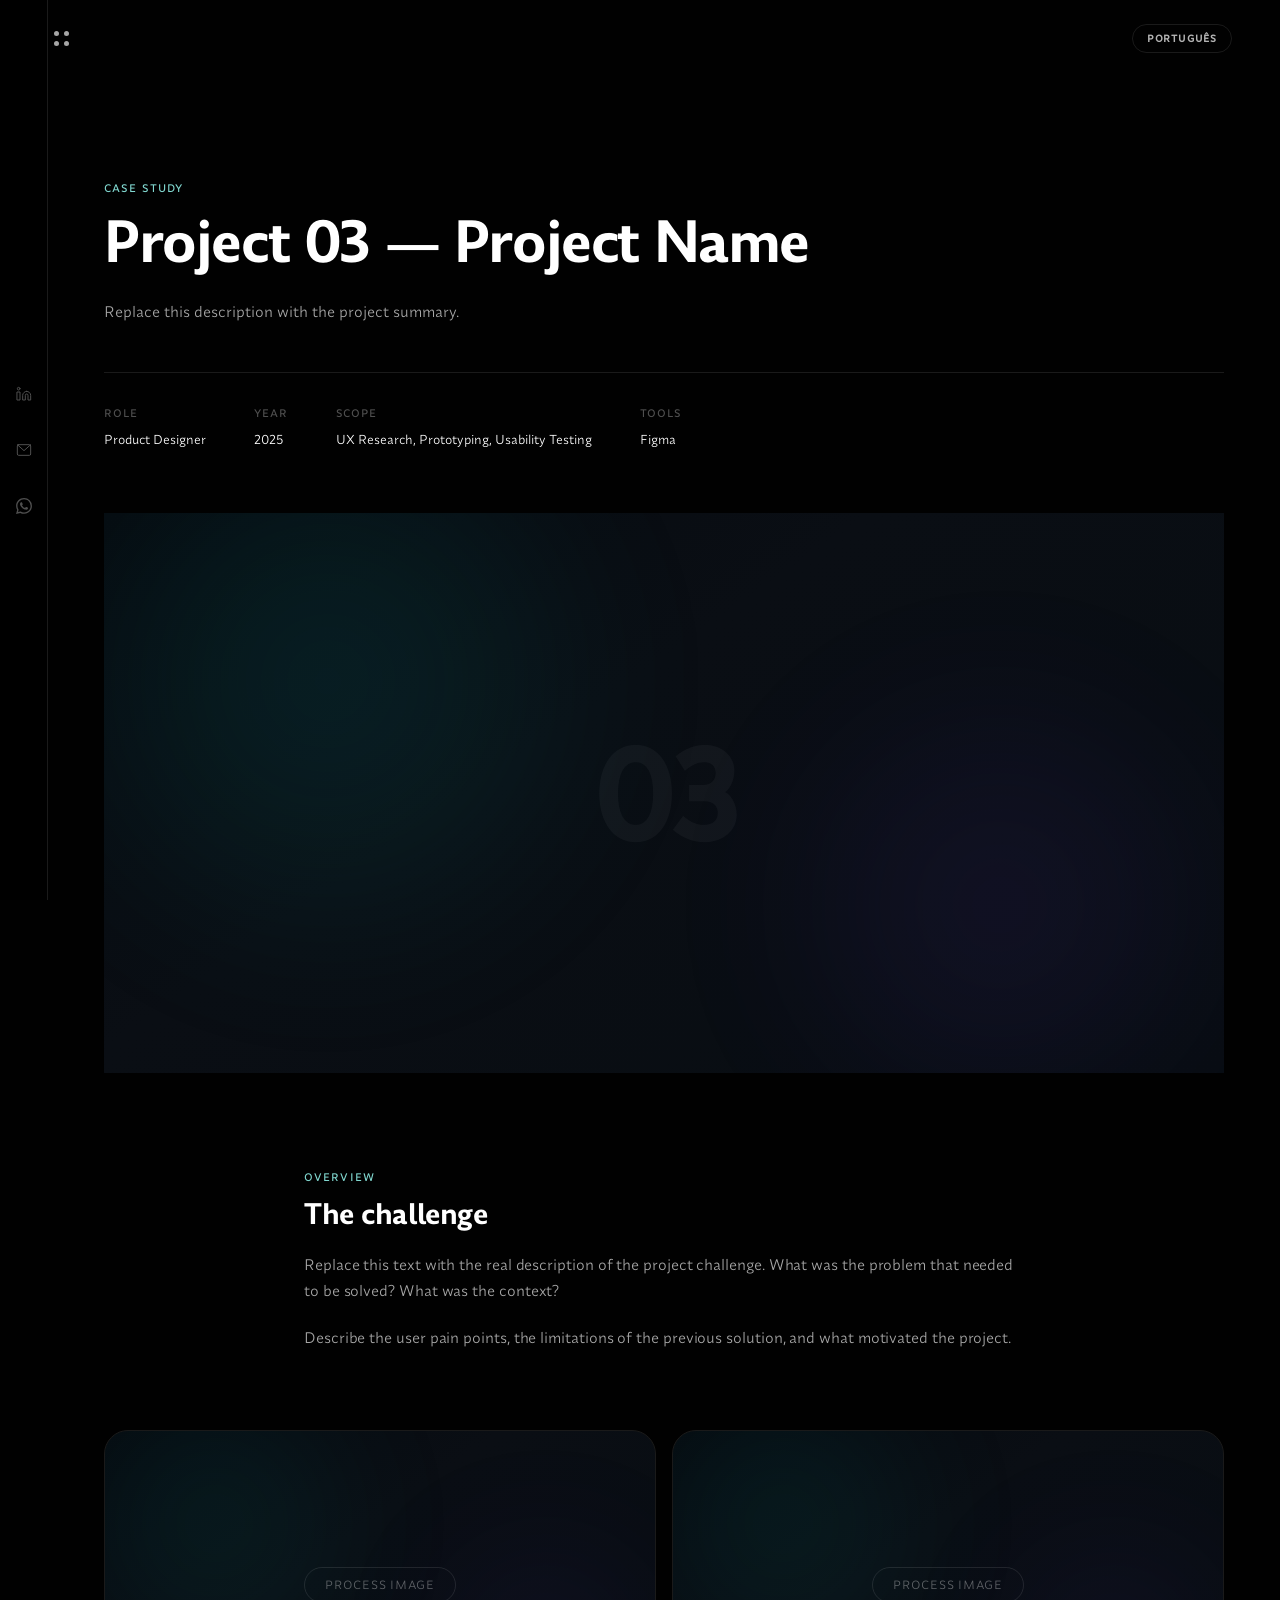
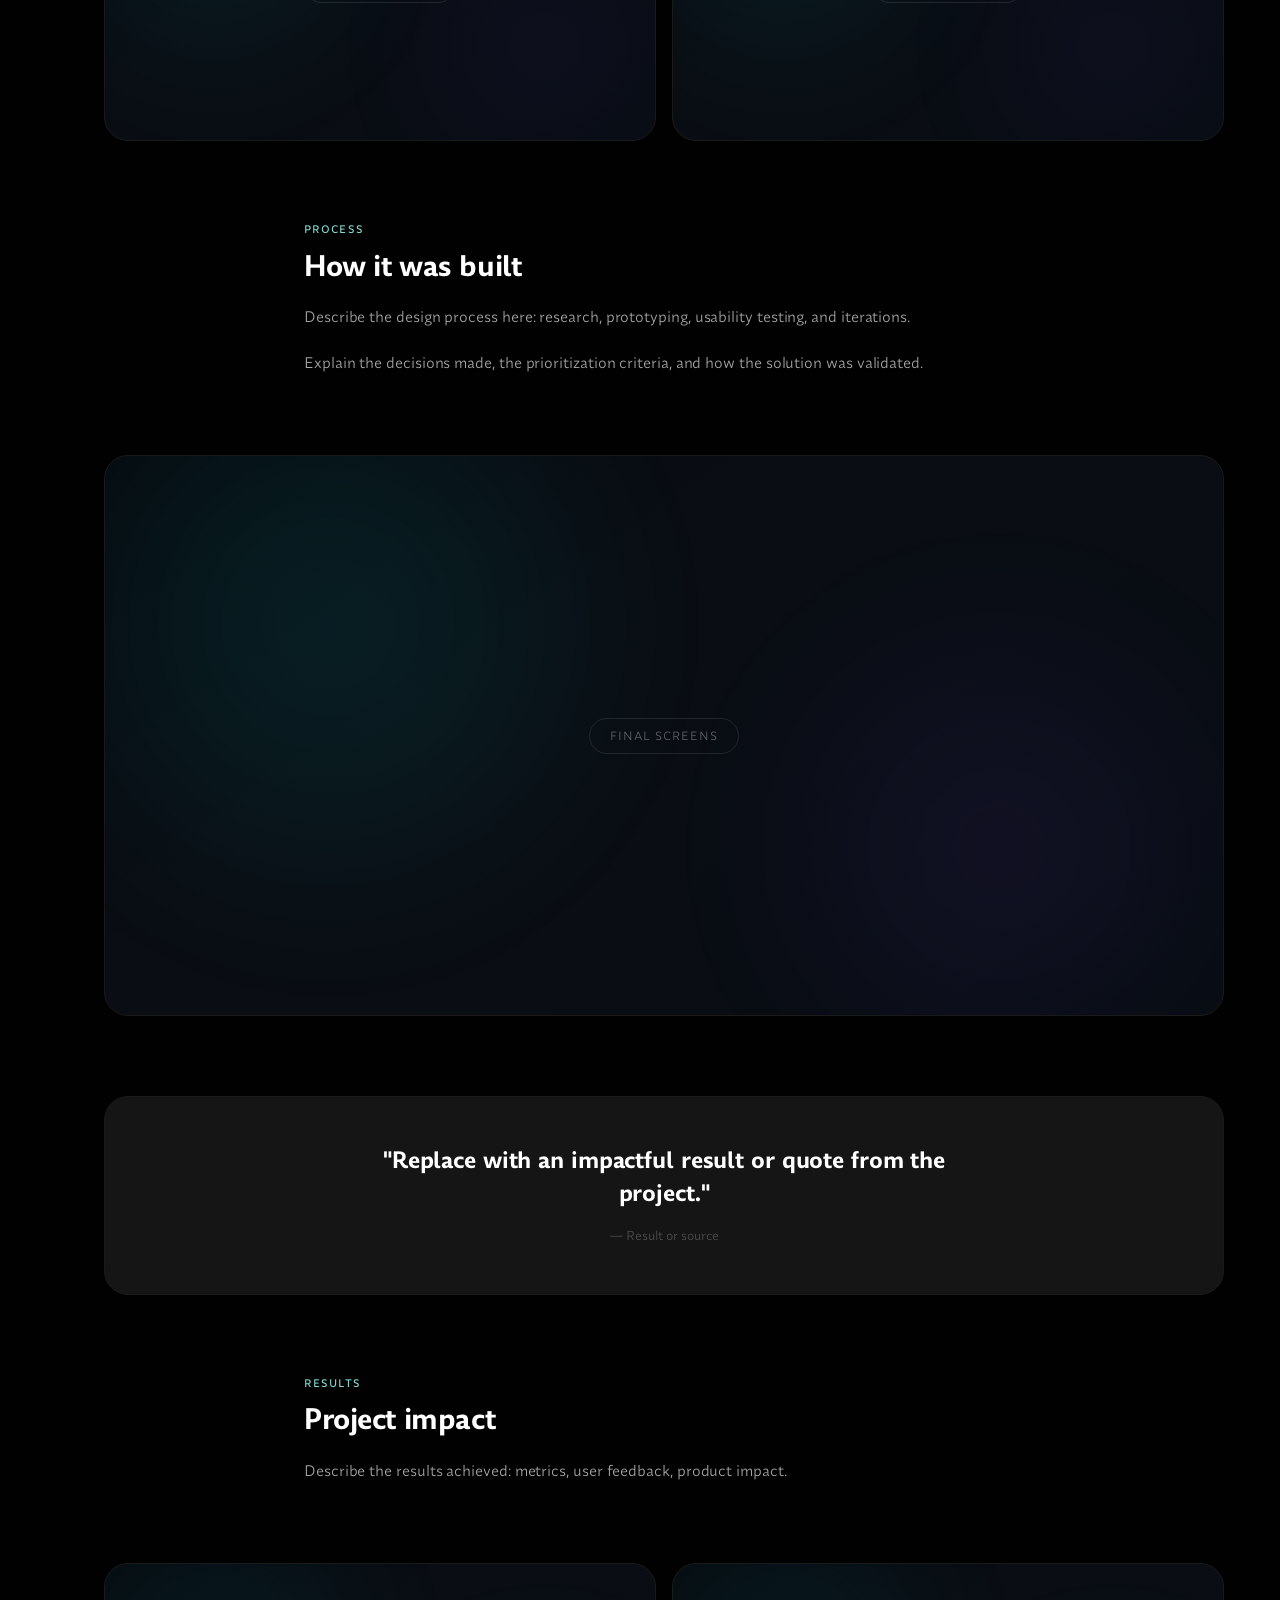
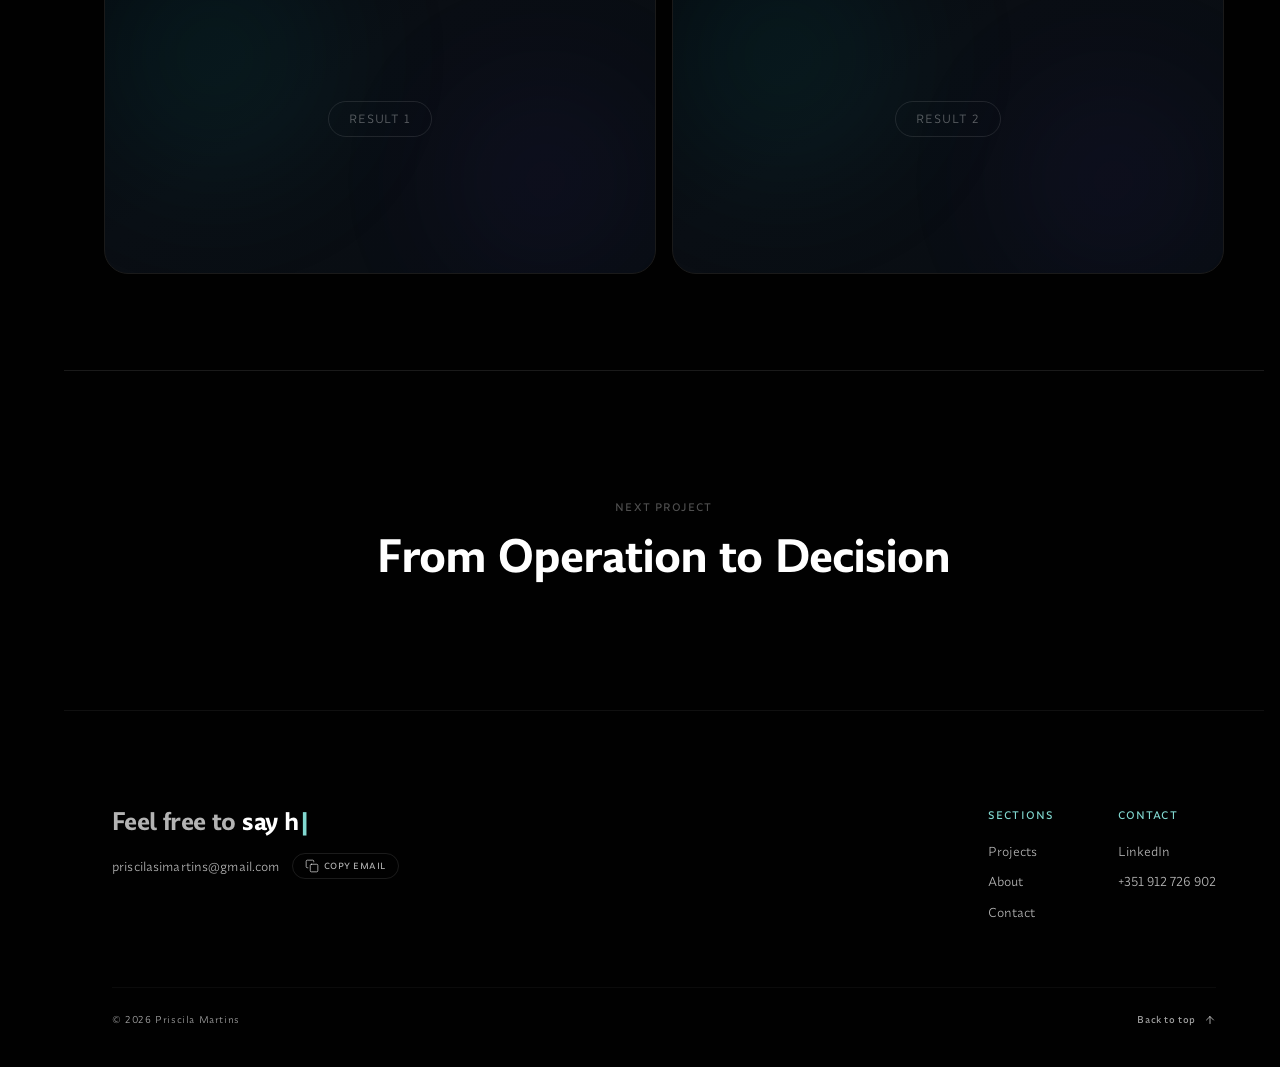
<file: projects/projeto-03-en.html>
<!DOCTYPE html>
<html lang="en">
<head>
  <meta charset="UTF-8">
  <meta name="viewport" content="width=device-width, initial-scale=1.0">
  <meta name="description" content="Project 03 — Case study by Priscila Silva Martins, Product Designer.">
  <title>Project 03 | Priscila Martins</title>
  <link rel="stylesheet" href="../css/style.css">
  <link rel="stylesheet" href="../css/project.css">
</head>
<body>

  <!-- Navigation -->
  <nav class="nav">
    <button class="nav__dots" aria-label="Menu">
      <span></span>
      <span></span>
      <span></span>
      <span></span>
    </button>
    <a href="projeto-03.html" class="nav__lang">Português</a>
  </nav>
  <div class="nav__panel">
    <div class="nav__panel-inner">
      <ul class="nav__links">
        <li><a href="../en.html"><span>Home <sup class="nav__index">/01</sup></span></a></li>
        <li><a href="../en.html#projects"><span>Projects <sup class="nav__index">/02</sup></span></a></li>
        <li><a href="../about-en.html"><span>About <sup class="nav__index">/03</sup></span></a></li>
        <li><a href="../en.html#contact"><span>Contact <sup class="nav__index">/04</sup></span></a></li>
      </ul>
      <div class="nav__panel-footer">
        <p class="nav__panel-name">Priscila Martins</p>
        <p class="nav__panel-role">Product Designer</p>
      </div>
    </div>
  </div>

  <!-- Hero -->
  <section class="project-hero">
    <p class="project-hero__eyebrow">Case Study</p>
    <h1 class="project-hero__title">Project 03 — Project Name</h1>
    <p class="project-hero__desc">
      Replace this description with the project summary.
    </p>

    <div class="project-meta">
      <div class="project-meta__item">
        <span class="project-meta__label">Role</span>
        <span class="project-meta__value">Product Designer</span>
      </div>
      <div class="project-meta__item">
        <span class="project-meta__label">Year</span>
        <span class="project-meta__value">2025</span>
      </div>
      <div class="project-meta__item">
        <span class="project-meta__label">Scope</span>
        <span class="project-meta__value">UX Research, Prototyping, Usability Testing</span>
      </div>
      <div class="project-meta__item">
        <span class="project-meta__label">Tools</span>
        <span class="project-meta__value">Figma</span>
      </div>
    </div>
  </section>

  <!-- Content -->
  <div class="project-content">

    <!-- Hero image -->
    <div class="project-image project-image--hero">
      <div class="project-card__placeholder" style="aspect-ratio: 16/8; display: flex; align-items: center; justify-content: center;">
        <span class="project-card__placeholder-number">03</span>
      </div>
    </div>

    <!-- Overview -->
    <div class="project-section project-section--centered">
      <p class="project-section__eyebrow">Overview</p>
      <h2 class="project-section__title">The challenge</h2>
      <p class="project-section__text">
        Replace this text with the real description of the project challenge. What was the problem that needed to be solved? What was the context?
      </p>
      <p class="project-section__text">
        Describe the user pain points, the limitations of the previous solution, and what motivated the project.
      </p>
    </div>

    <!-- Process images -->
    <div class="project-image-grid">
      <div class="project-image">
        <div class="project-card__placeholder" style="aspect-ratio: 16/9; display: flex; align-items: center; justify-content: center;">
          <span class="project-card__placeholder-label">Process image</span>
        </div>
      </div>
      <div class="project-image">
        <div class="project-card__placeholder" style="aspect-ratio: 16/9; display: flex; align-items: center; justify-content: center;">
          <span class="project-card__placeholder-label">Process image</span>
        </div>
      </div>
    </div>

    <!-- Process -->
    <div class="project-section project-section--centered">
      <p class="project-section__eyebrow">Process</p>
      <h2 class="project-section__title">How it was built</h2>
      <p class="project-section__text">
        Describe the design process here: research, prototyping, usability testing, and iterations.
      </p>
      <p class="project-section__text">
        Explain the decisions made, the prioritization criteria, and how the solution was validated.
      </p>
    </div>

    <!-- Full width image -->
    <div class="project-image">
      <div class="project-card__placeholder" style="aspect-ratio: 16/8; display: flex; align-items: center; justify-content: center;">
        <span class="project-card__placeholder-label">Final screens</span>
      </div>
    </div>

    <!-- Highlight -->
    <div class="project-highlight">
      <p class="project-highlight__text">
        "Replace with an impactful result or quote from the project."
      </p>
      <p class="project-highlight__caption">— Result or source</p>
    </div>

    <!-- Results -->
    <div class="project-section project-section--centered">
      <p class="project-section__eyebrow">Results</p>
      <h2 class="project-section__title">Project impact</h2>
      <p class="project-section__text">
        Describe the results achieved: metrics, user feedback, product impact.
      </p>
    </div>

    <!-- Final images -->
    <div class="project-image-grid">
      <div class="project-image">
        <div class="project-card__placeholder" style="aspect-ratio: 16/9; display: flex; align-items: center; justify-content: center;">
          <span class="project-card__placeholder-label">Result 1</span>
        </div>
      </div>
      <div class="project-image">
        <div class="project-card__placeholder" style="aspect-ratio: 16/9; display: flex; align-items: center; justify-content: center;">
          <span class="project-card__placeholder-label">Result 2</span>
        </div>
      </div>
    </div>

  </div>

  <!-- Next project -->
  <div class="project-next">
    <p class="project-next__label">Next project</p>
    <a href="da-operacao-a-decisao-en.html">
      <h2 class="project-next__title">From Operation to Decision</h2>
    </a>
  </div>

  <!-- Footer -->
  <footer class="footer">
    <div class="footer__main">
      <div class="footer__hero fade-in">
        <h2 class="footer__headline">Feel free to <span class="footer__typewriter" data-phrases='["say hello","connect","ask me anything"]'></span></h2>
        <div class="footer__email-block">
          <a href="mailto:priscilasimartins@gmail.com" class="footer__email">priscilasimartins@gmail.com</a>
          <button class="footer__copy-btn" data-email="priscilasimartins@gmail.com">
            <svg width="14" height="14" viewBox="0 0 24 24" fill="none" stroke="currentColor" stroke-width="1.5" stroke-linecap="round" stroke-linejoin="round"><rect x="9" y="9" width="13" height="13" rx="2"/><path d="M5 15H4a2 2 0 0 1-2-2V4a2 2 0 0 1 2-2h9a2 2 0 0 1 2 2v1"/></svg>
            <span class="footer__copy-label">Copy email</span>
          </button>
        </div>
      </div>
      <div class="footer__columns fade-in">
        <div class="footer__col">
          <p class="footer__label">Sections</p>
          <ul class="footer__nav">
            <li><a href="../en.html#projects">Projects</a></li>
            <li><a href="../about-en.html">About</a></li>
            <li><a href="../en.html#contact">Contact</a></li>
          </ul>
        </div>
        <div class="footer__col">
          <p class="footer__label">Contact</p>
          <ul class="footer__nav">
            <li><a href="https://www.linkedin.com/in/priscila-martins-9b9aaa227/" target="_blank" rel="noopener">LinkedIn</a></li>
            <li><a href="https://wa.me/351912726902" target="_blank" rel="noopener">+351 912 726 902</a></li>
          </ul>
        </div>
      </div>
    </div>
    <div class="footer__bar">
      <p class="footer__copy">&copy; 2026 Priscila Martins</p>
      <a href="#" class="footer__back-top">
        Back to top
        <svg width="12" height="12" viewBox="0 0 24 24" fill="none" stroke="currentColor" stroke-width="2" stroke-linecap="round" stroke-linejoin="round"><path d="M12 19V5"/><path d="M5 12l7-7 7 7"/></svg>
      </a>
    </div>
  </footer>

  <!-- Social Sidebar -->
  <aside class="social-sidebar">
    <div class="social-sidebar__icons">
      <a href="https://www.linkedin.com/in/priscila-martins-9b9aaa227/" target="_blank" rel="noopener" class="social-sidebar__link" aria-label="LinkedIn">
        <svg viewBox="0 0 24 24" fill="none" stroke="currentColor" stroke-width="1.5" stroke-linecap="round" stroke-linejoin="round" width="18" height="18"><path d="M16 8a6 6 0 0 1 6 6v7h-4v-7a2 2 0 0 0-4 0v7h-4v-7a6 6 0 0 1 6-6z"/><rect x="2" y="9" width="4" height="12"/><circle cx="4" cy="4" r="2"/></svg>
      </a>
      <a href="mailto:priscilasimartins@gmail.com" class="social-sidebar__link" aria-label="Email">
        <svg viewBox="0 0 24 24" fill="none" stroke="currentColor" stroke-width="1.5" stroke-linecap="round" stroke-linejoin="round" width="18" height="18"><rect x="2" y="4" width="20" height="16" rx="2"/><path d="M22 4L12 13 2 4"/></svg>
      </a>
      <a href="https://wa.me/351912726902" target="_blank" rel="noopener" class="social-sidebar__link" aria-label="WhatsApp">
        <svg viewBox="0 0 24 24" fill="currentColor" width="18" height="18"><path d="M17.472 14.382c-.297-.149-1.758-.867-2.03-.967-.273-.099-.471-.148-.67.15-.197.297-.767.966-.94 1.164-.173.199-.347.223-.644.075-.297-.15-1.255-.463-2.39-1.475-.883-.788-1.48-1.761-1.653-2.059-.173-.297-.018-.458.13-.606.134-.133.298-.347.446-.52.149-.174.198-.298.298-.497.099-.198.05-.371-.025-.52-.075-.149-.669-1.612-.916-2.207-.242-.579-.487-.5-.669-.51-.173-.008-.371-.01-.57-.01-.198 0-.52.074-.792.372-.272.297-1.04 1.016-1.04 2.479 0 1.462 1.065 2.875 1.213 3.074.149.198 2.096 3.2 5.077 4.487.709.306 1.262.489 1.694.625.712.227 1.36.195 1.871.118.571-.085 1.758-.719 2.006-1.413.248-.694.248-1.289.173-1.413-.074-.124-.272-.198-.57-.347m-5.421 7.403h-.004a9.87 9.87 0 01-5.031-1.378l-.361-.214-3.741.982.998-3.648-.235-.374a9.86 9.86 0 01-1.51-5.26c.001-5.45 4.436-9.884 9.888-9.884 2.64 0 5.122 1.03 6.988 2.898a9.825 9.825 0 012.893 6.994c-.003 5.45-4.437 9.884-9.885 9.884m8.413-18.297A11.815 11.815 0 0012.05 0C5.495 0 .16 5.335.157 11.892c0 2.096.547 4.142 1.588 5.945L.057 24l6.305-1.654a11.882 11.882 0 005.683 1.448h.005c6.554 0 11.89-5.335 11.893-11.893a11.821 11.821 0 00-3.48-8.413z"/></svg>
      </a>
    </div>
  </aside>

  <script src="../js/main.js"></script>
</body>
</html>
</file>
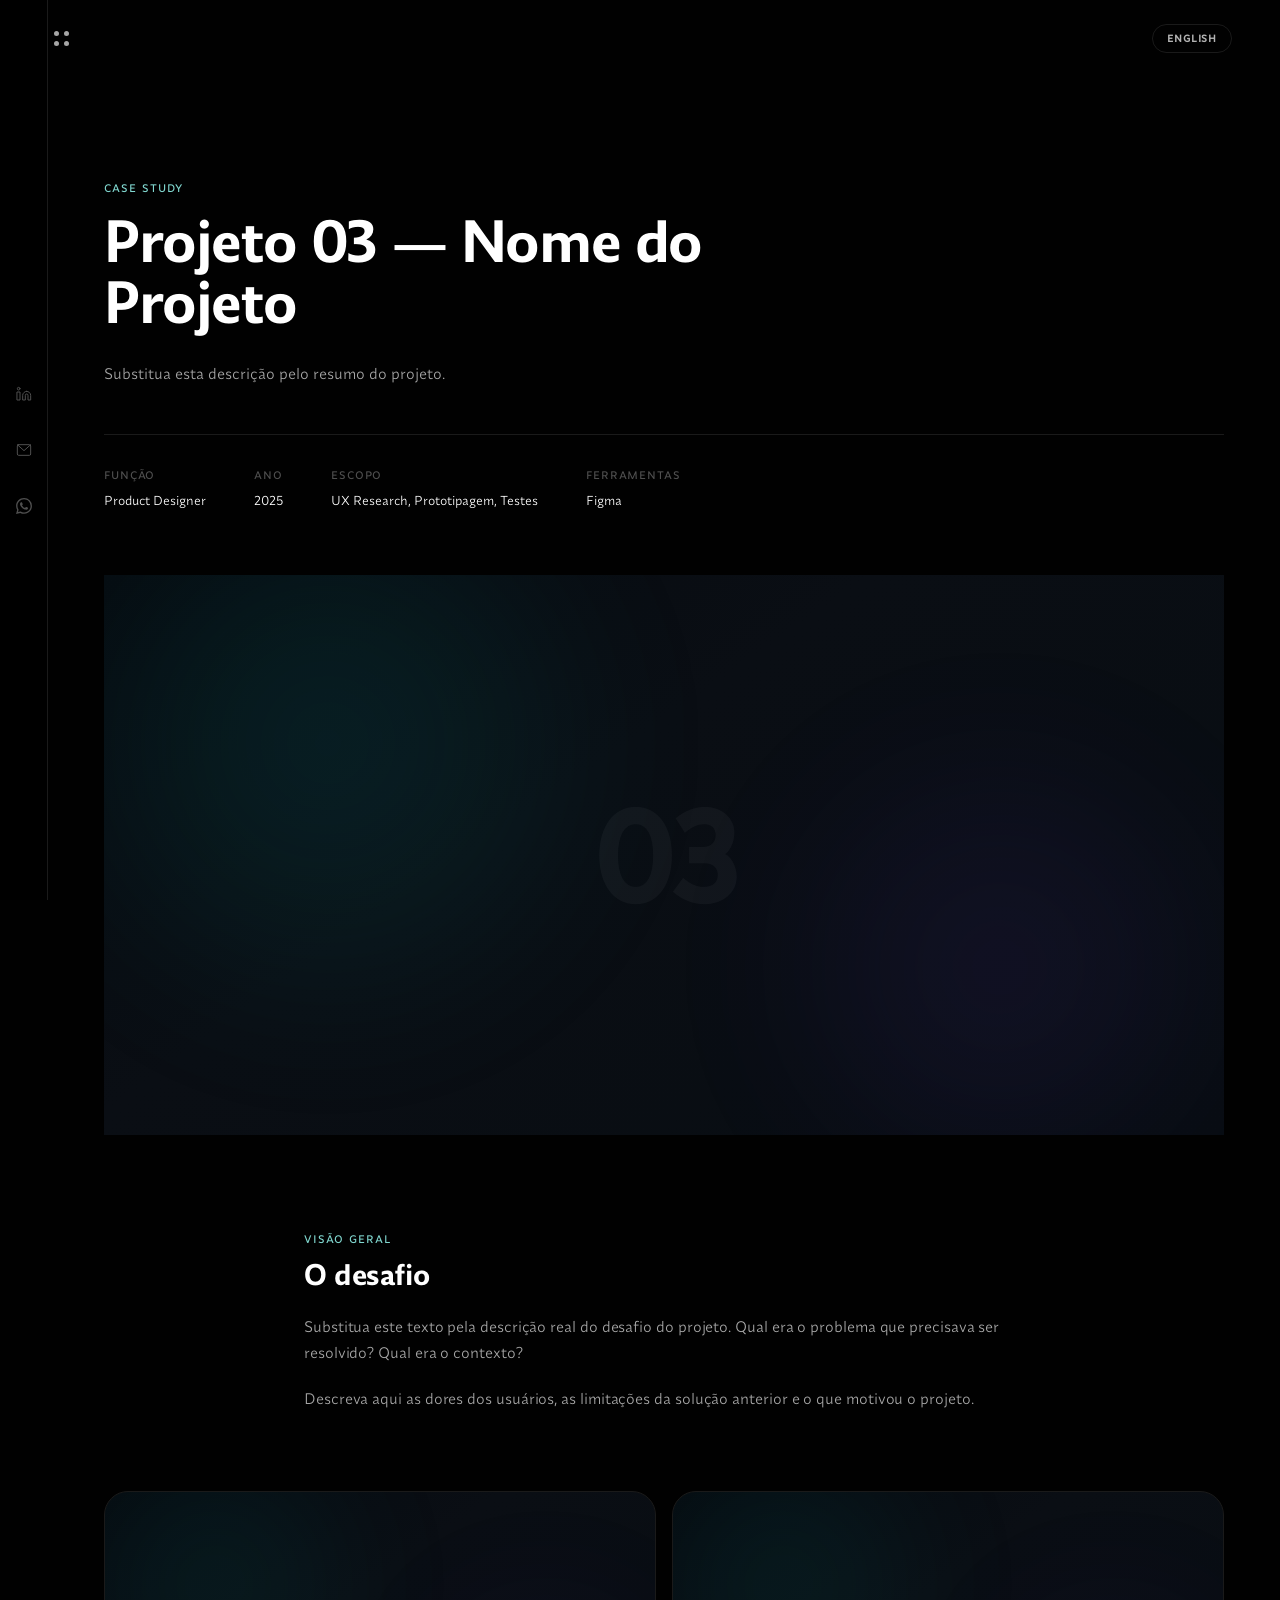
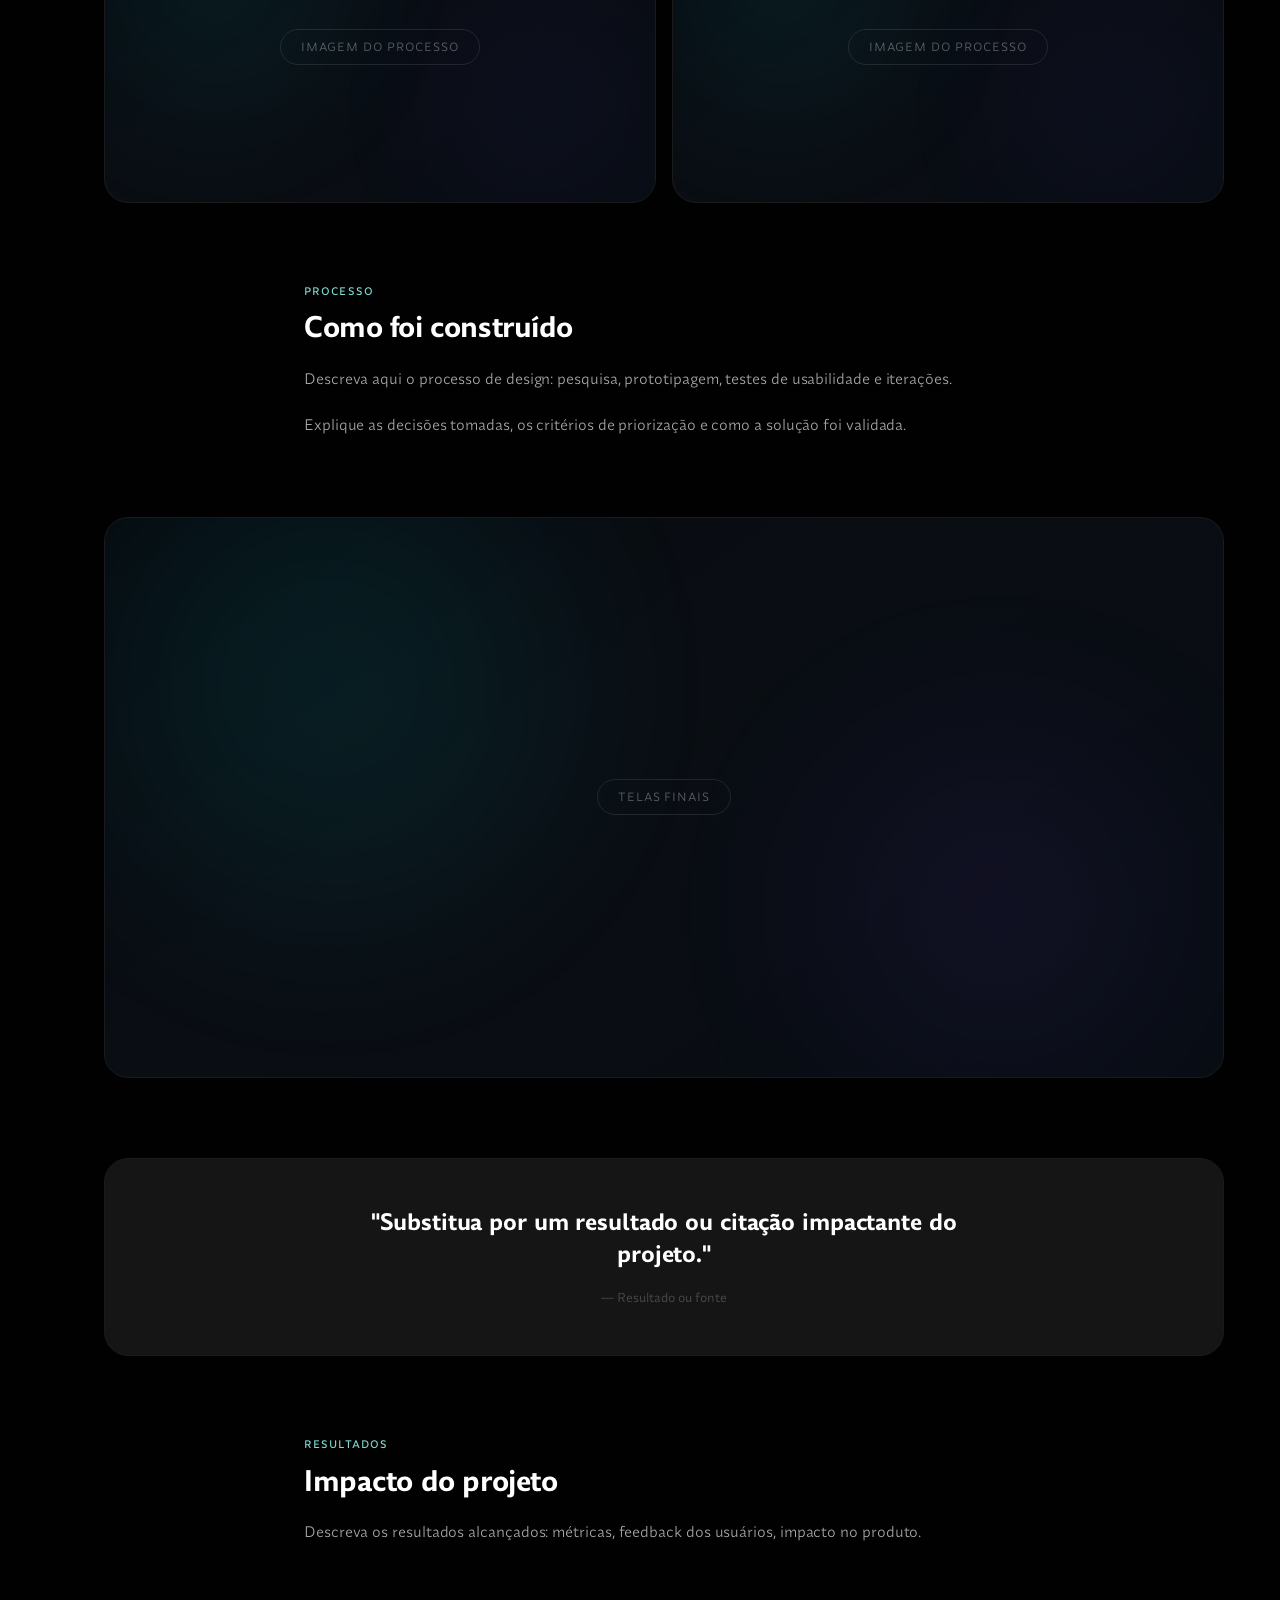
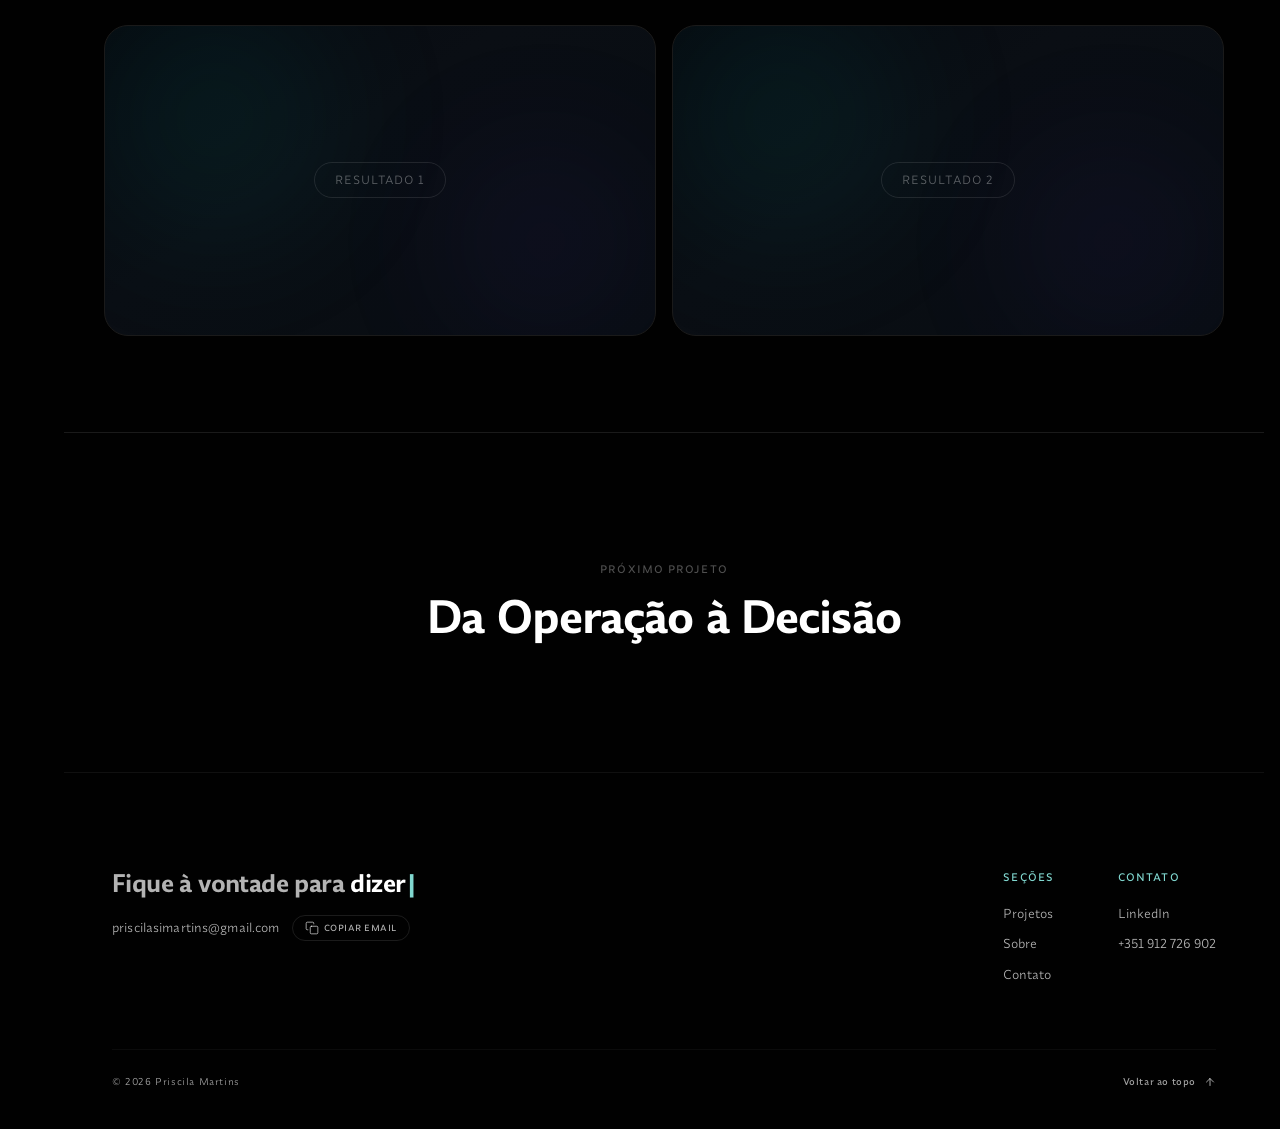
<file: projects/projeto-03.html>
<!DOCTYPE html>
<html lang="pt-BR">
<head>
  <meta charset="UTF-8">
  <meta name="viewport" content="width=device-width, initial-scale=1.0">
  <meta name="description" content="Projeto 03 — Case study por Priscila Silva Martins, Product Designer.">
  <title>Projeto 03 | Priscila Martins</title>
  <link rel="stylesheet" href="../css/style.css">
  <link rel="stylesheet" href="../css/project.css">
</head>
<body>

  <!-- Navigation -->
  <nav class="nav">
    <button class="nav__dots" aria-label="Menu">
      <span></span>
      <span></span>
      <span></span>
      <span></span>
    </button>
    <a href="projeto-03-en.html" class="nav__lang">English</a>
  </nav>
  <div class="nav__panel">
    <div class="nav__panel-inner">
      <ul class="nav__links">
        <li><a href="../index.html"><span>Home <sup class="nav__index">/01</sup></span></a></li>
        <li><a href="../index.html#projetos"><span>Projetos <sup class="nav__index">/02</sup></span></a></li>
        <li><a href="../about.html"><span>Sobre <sup class="nav__index">/03</sup></span></a></li>
        <li><a href="../index.html#contato"><span>Contato <sup class="nav__index">/04</sup></span></a></li>
      </ul>
      <div class="nav__panel-footer">
        <p class="nav__panel-name">Priscila Martins</p>
        <p class="nav__panel-role">Product Designer</p>
      </div>
    </div>
  </div>

  <!-- Hero -->
  <section class="project-hero">
    <p class="project-hero__eyebrow">Case Study</p>
    <h1 class="project-hero__title">Projeto 03 — Nome do Projeto</h1>
    <p class="project-hero__desc">
      Substitua esta descrição pelo resumo do projeto.
    </p>

    <div class="project-meta">
      <div class="project-meta__item">
        <span class="project-meta__label">Função</span>
        <span class="project-meta__value">Product Designer</span>
      </div>
      <div class="project-meta__item">
        <span class="project-meta__label">Ano</span>
        <span class="project-meta__value">2025</span>
      </div>
      <div class="project-meta__item">
        <span class="project-meta__label">Escopo</span>
        <span class="project-meta__value">UX Research, Prototipagem, Testes</span>
      </div>
      <div class="project-meta__item">
        <span class="project-meta__label">Ferramentas</span>
        <span class="project-meta__value">Figma</span>
      </div>
    </div>
  </section>

  <!-- Content -->
  <div class="project-content">

    <!-- Hero image -->
    <div class="project-image project-image--hero">
      <div class="project-card__placeholder" style="aspect-ratio: 16/8; display: flex; align-items: center; justify-content: center;">
        <span class="project-card__placeholder-number">03</span>
      </div>
    </div>

    <!-- Overview -->
    <div class="project-section project-section--centered">
      <p class="project-section__eyebrow">Visão geral</p>
      <h2 class="project-section__title">O desafio</h2>
      <p class="project-section__text">
        Substitua este texto pela descrição real do desafio do projeto. Qual era o problema que precisava ser resolvido? Qual era o contexto?
      </p>
      <p class="project-section__text">
        Descreva aqui as dores dos usuários, as limitações da solução anterior e o que motivou o projeto.
      </p>
    </div>

    <!-- Process images -->
    <div class="project-image-grid">
      <div class="project-image">
        <div class="project-card__placeholder" style="aspect-ratio: 16/9; display: flex; align-items: center; justify-content: center;">
          <span class="project-card__placeholder-label">Imagem do processo</span>
        </div>
      </div>
      <div class="project-image">
        <div class="project-card__placeholder" style="aspect-ratio: 16/9; display: flex; align-items: center; justify-content: center;">
          <span class="project-card__placeholder-label">Imagem do processo</span>
        </div>
      </div>
    </div>

    <!-- Process -->
    <div class="project-section project-section--centered">
      <p class="project-section__eyebrow">Processo</p>
      <h2 class="project-section__title">Como foi construído</h2>
      <p class="project-section__text">
        Descreva aqui o processo de design: pesquisa, prototipagem, testes de usabilidade e iterações.
      </p>
      <p class="project-section__text">
        Explique as decisões tomadas, os critérios de priorização e como a solução foi validada.
      </p>
    </div>

    <!-- Full width image -->
    <div class="project-image">
      <div class="project-card__placeholder" style="aspect-ratio: 16/8; display: flex; align-items: center; justify-content: center;">
        <span class="project-card__placeholder-label">Telas finais</span>
      </div>
    </div>

    <!-- Highlight -->
    <div class="project-highlight">
      <p class="project-highlight__text">
        "Substitua por um resultado ou citação impactante do projeto."
      </p>
      <p class="project-highlight__caption">— Resultado ou fonte</p>
    </div>

    <!-- Results -->
    <div class="project-section project-section--centered">
      <p class="project-section__eyebrow">Resultados</p>
      <h2 class="project-section__title">Impacto do projeto</h2>
      <p class="project-section__text">
        Descreva os resultados alcançados: métricas, feedback dos usuários, impacto no produto.
      </p>
    </div>

    <!-- Final images -->
    <div class="project-image-grid">
      <div class="project-image">
        <div class="project-card__placeholder" style="aspect-ratio: 16/9; display: flex; align-items: center; justify-content: center;">
          <span class="project-card__placeholder-label">Resultado 1</span>
        </div>
      </div>
      <div class="project-image">
        <div class="project-card__placeholder" style="aspect-ratio: 16/9; display: flex; align-items: center; justify-content: center;">
          <span class="project-card__placeholder-label">Resultado 2</span>
        </div>
      </div>
    </div>

  </div>

  <!-- Next project -->
  <div class="project-next">
    <p class="project-next__label">Próximo projeto</p>
    <a href="da-operacao-a-decisao.html">
      <h2 class="project-next__title">Da Operação à Decisão</h2>
    </a>
  </div>

  <!-- Footer -->
  <footer class="footer">
    <div class="footer__main">
      <div class="footer__hero fade-in">
        <h2 class="footer__headline">Fique à vontade para <span class="footer__typewriter" data-phrases='["dizer olá","se conectar","fazer perguntas"]'></span></h2>
        <div class="footer__email-block">
          <a href="mailto:priscilasimartins@gmail.com" class="footer__email">priscilasimartins@gmail.com</a>
          <button class="footer__copy-btn" data-email="priscilasimartins@gmail.com">
            <svg width="14" height="14" viewBox="0 0 24 24" fill="none" stroke="currentColor" stroke-width="1.5" stroke-linecap="round" stroke-linejoin="round"><rect x="9" y="9" width="13" height="13" rx="2"/><path d="M5 15H4a2 2 0 0 1-2-2V4a2 2 0 0 1 2-2h9a2 2 0 0 1 2 2v1"/></svg>
            <span class="footer__copy-label">Copiar email</span>
          </button>
        </div>
      </div>
      <div class="footer__columns fade-in">
        <div class="footer__col">
          <p class="footer__label">Seções</p>
          <ul class="footer__nav">
            <li><a href="../index.html#projetos">Projetos</a></li>
            <li><a href="../about.html">Sobre</a></li>
            <li><a href="../index.html#contato">Contato</a></li>
          </ul>
        </div>
        <div class="footer__col">
          <p class="footer__label">Contato</p>
          <ul class="footer__nav">
            <li><a href="https://www.linkedin.com/in/priscila-martins-9b9aaa227/" target="_blank" rel="noopener">LinkedIn</a></li>
            <li><a href="https://wa.me/351912726902" target="_blank" rel="noopener">+351 912 726 902</a></li>
          </ul>
        </div>
      </div>
    </div>
    <div class="footer__bar">
      <p class="footer__copy">&copy; 2026 Priscila Martins</p>
      <a href="#" class="footer__back-top">
        Voltar ao topo
        <svg width="12" height="12" viewBox="0 0 24 24" fill="none" stroke="currentColor" stroke-width="2" stroke-linecap="round" stroke-linejoin="round"><path d="M12 19V5"/><path d="M5 12l7-7 7 7"/></svg>
      </a>
    </div>
  </footer>

  <!-- Social Sidebar -->
  <aside class="social-sidebar">
    <div class="social-sidebar__icons">
      <a href="https://www.linkedin.com/in/priscila-martins-9b9aaa227/" target="_blank" rel="noopener" class="social-sidebar__link" aria-label="LinkedIn">
        <svg viewBox="0 0 24 24" fill="none" stroke="currentColor" stroke-width="1.5" stroke-linecap="round" stroke-linejoin="round" width="18" height="18"><path d="M16 8a6 6 0 0 1 6 6v7h-4v-7a2 2 0 0 0-4 0v7h-4v-7a6 6 0 0 1 6-6z"/><rect x="2" y="9" width="4" height="12"/><circle cx="4" cy="4" r="2"/></svg>
      </a>
      <a href="mailto:priscilasimartins@gmail.com" class="social-sidebar__link" aria-label="Email">
        <svg viewBox="0 0 24 24" fill="none" stroke="currentColor" stroke-width="1.5" stroke-linecap="round" stroke-linejoin="round" width="18" height="18"><rect x="2" y="4" width="20" height="16" rx="2"/><path d="M22 4L12 13 2 4"/></svg>
      </a>
      <a href="https://wa.me/351912726902" target="_blank" rel="noopener" class="social-sidebar__link" aria-label="WhatsApp">
        <svg viewBox="0 0 24 24" fill="currentColor" width="18" height="18"><path d="M17.472 14.382c-.297-.149-1.758-.867-2.03-.967-.273-.099-.471-.148-.67.15-.197.297-.767.966-.94 1.164-.173.199-.347.223-.644.075-.297-.15-1.255-.463-2.39-1.475-.883-.788-1.48-1.761-1.653-2.059-.173-.297-.018-.458.13-.606.134-.133.298-.347.446-.52.149-.174.198-.298.298-.497.099-.198.05-.371-.025-.52-.075-.149-.669-1.612-.916-2.207-.242-.579-.487-.5-.669-.51-.173-.008-.371-.01-.57-.01-.198 0-.52.074-.792.372-.272.297-1.04 1.016-1.04 2.479 0 1.462 1.065 2.875 1.213 3.074.149.198 2.096 3.2 5.077 4.487.709.306 1.262.489 1.694.625.712.227 1.36.195 1.871.118.571-.085 1.758-.719 2.006-1.413.248-.694.248-1.289.173-1.413-.074-.124-.272-.198-.57-.347m-5.421 7.403h-.004a9.87 9.87 0 01-5.031-1.378l-.361-.214-3.741.982.998-3.648-.235-.374a9.86 9.86 0 01-1.51-5.26c.001-5.45 4.436-9.884 9.888-9.884 2.64 0 5.122 1.03 6.988 2.898a9.825 9.825 0 012.893 6.994c-.003 5.45-4.437 9.884-9.885 9.884m8.413-18.297A11.815 11.815 0 0012.05 0C5.495 0 .16 5.335.157 11.892c0 2.096.547 4.142 1.588 5.945L.057 24l6.305-1.654a11.882 11.882 0 005.683 1.448h.005c6.554 0 11.89-5.335 11.893-11.893a11.821 11.821 0 00-3.48-8.413z"/></svg>
      </a>
    </div>
  </aside>

  <script src="../js/main.js"></script>
</body>
</html>
</file>
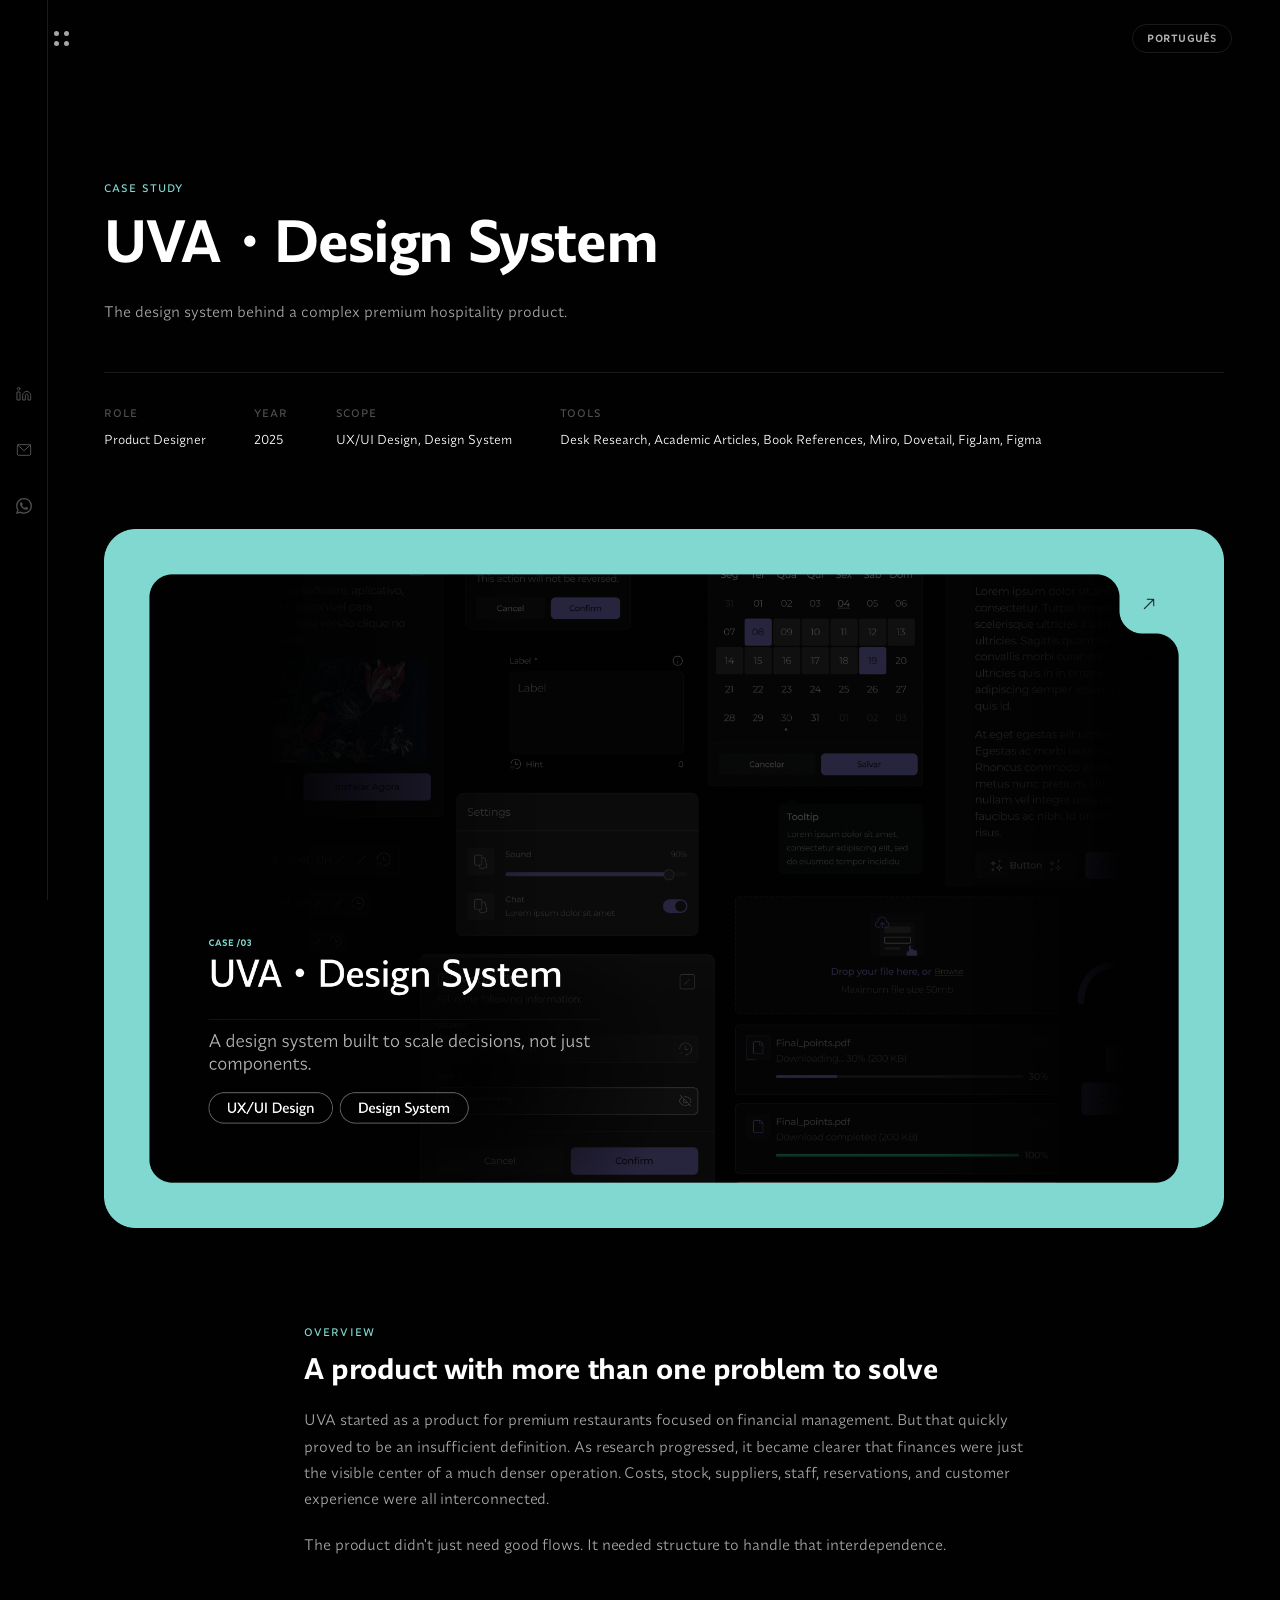
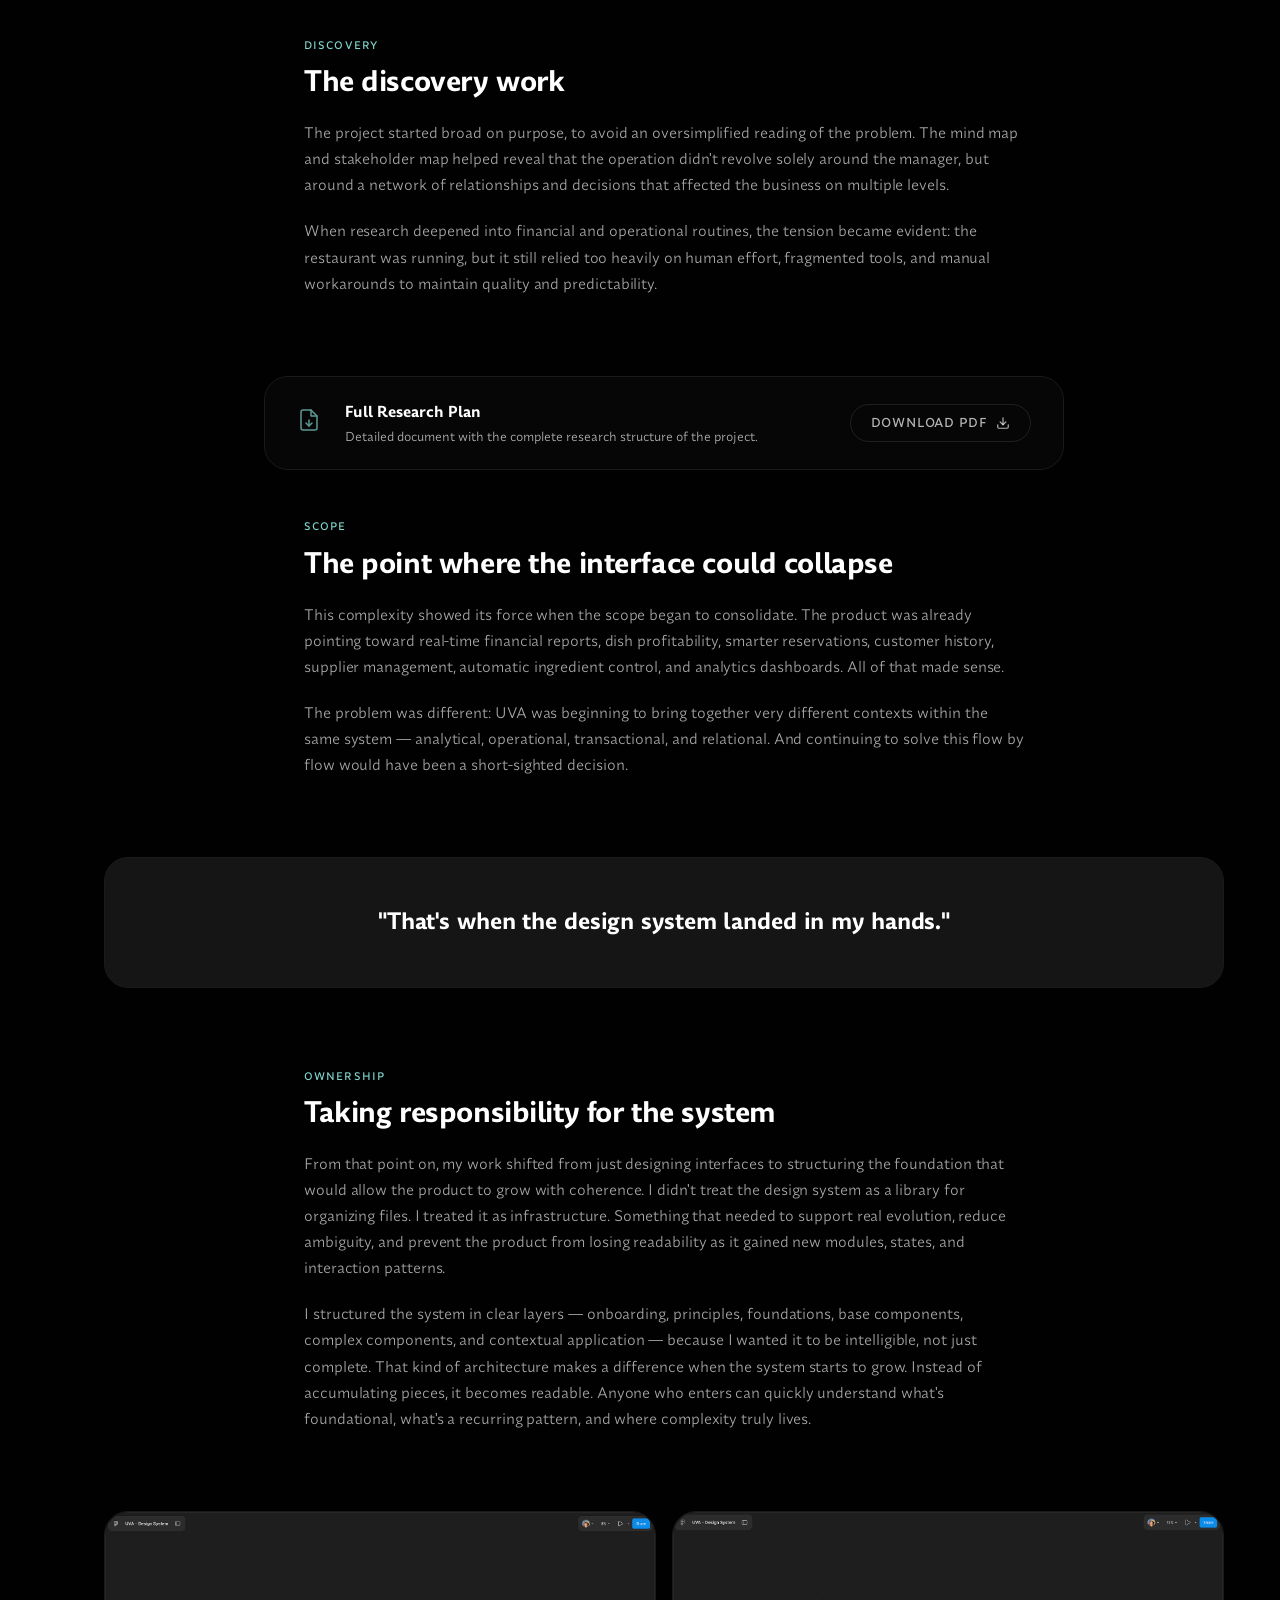
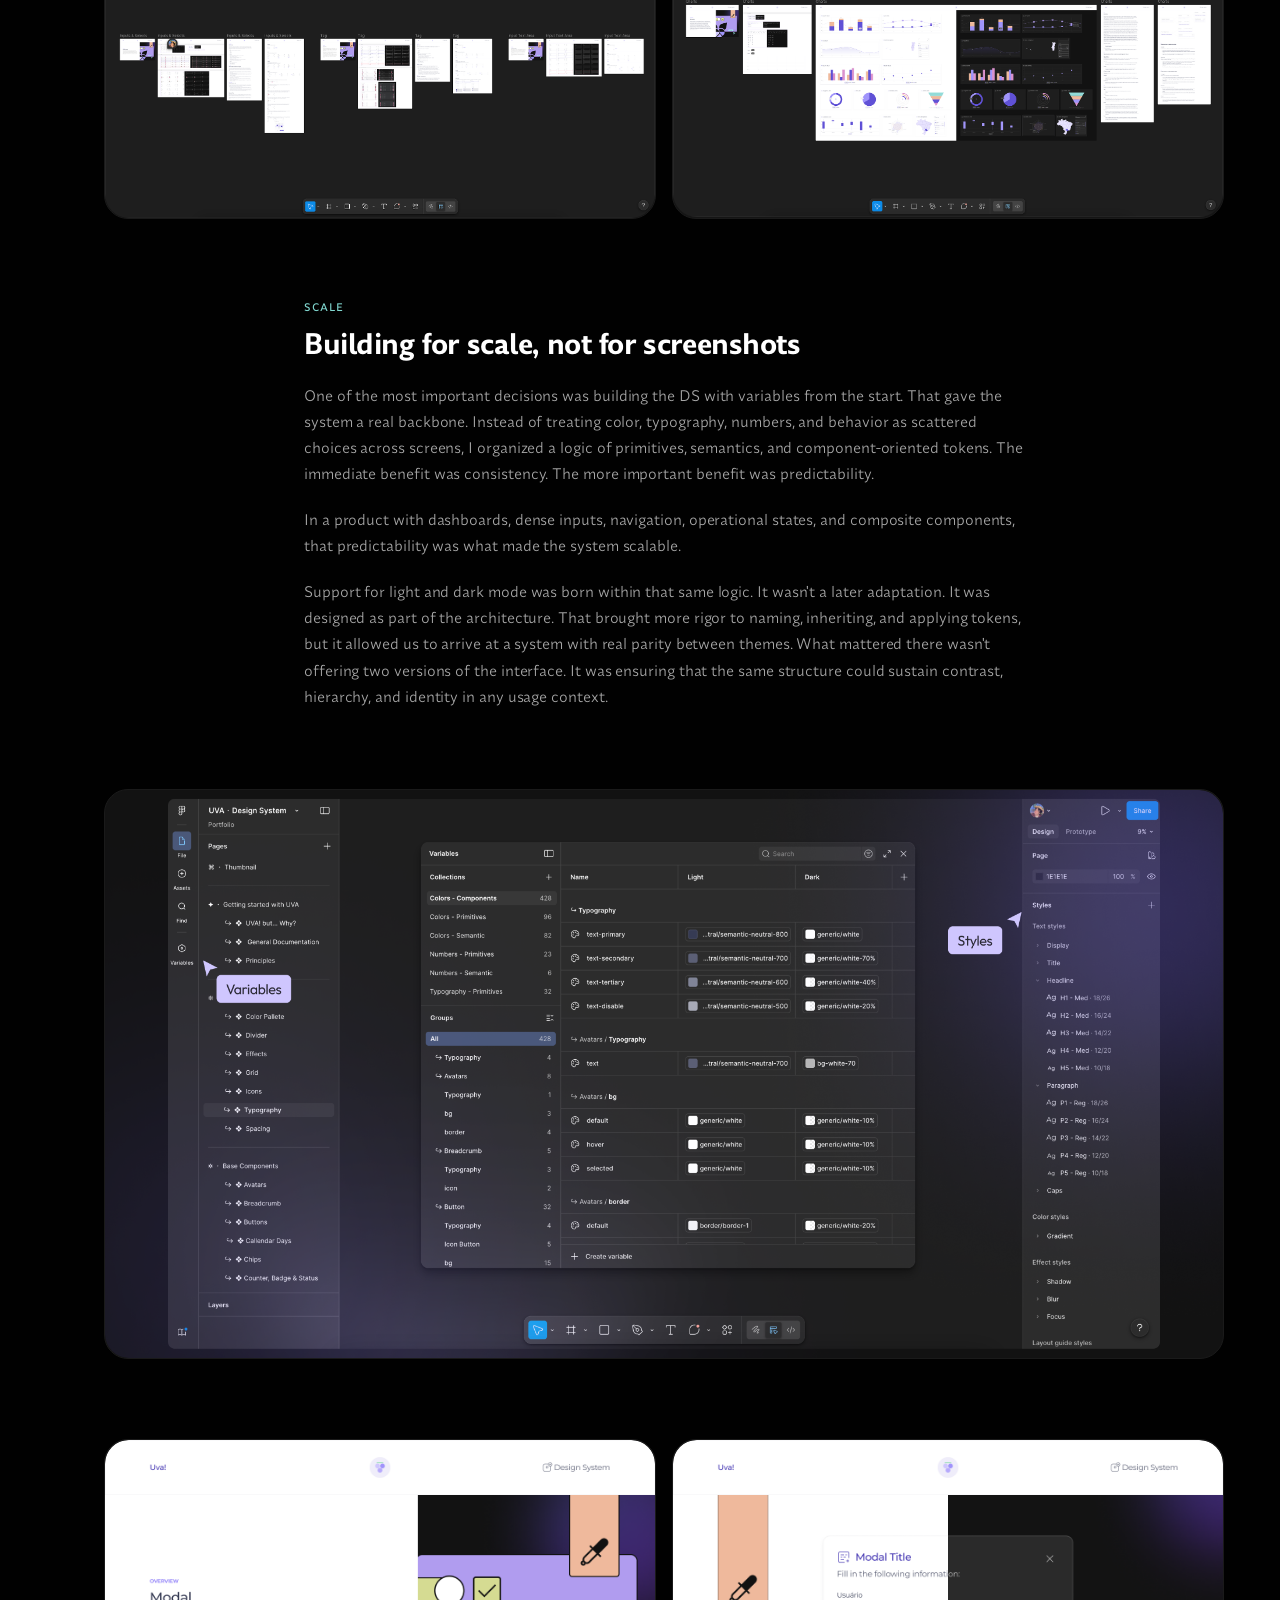
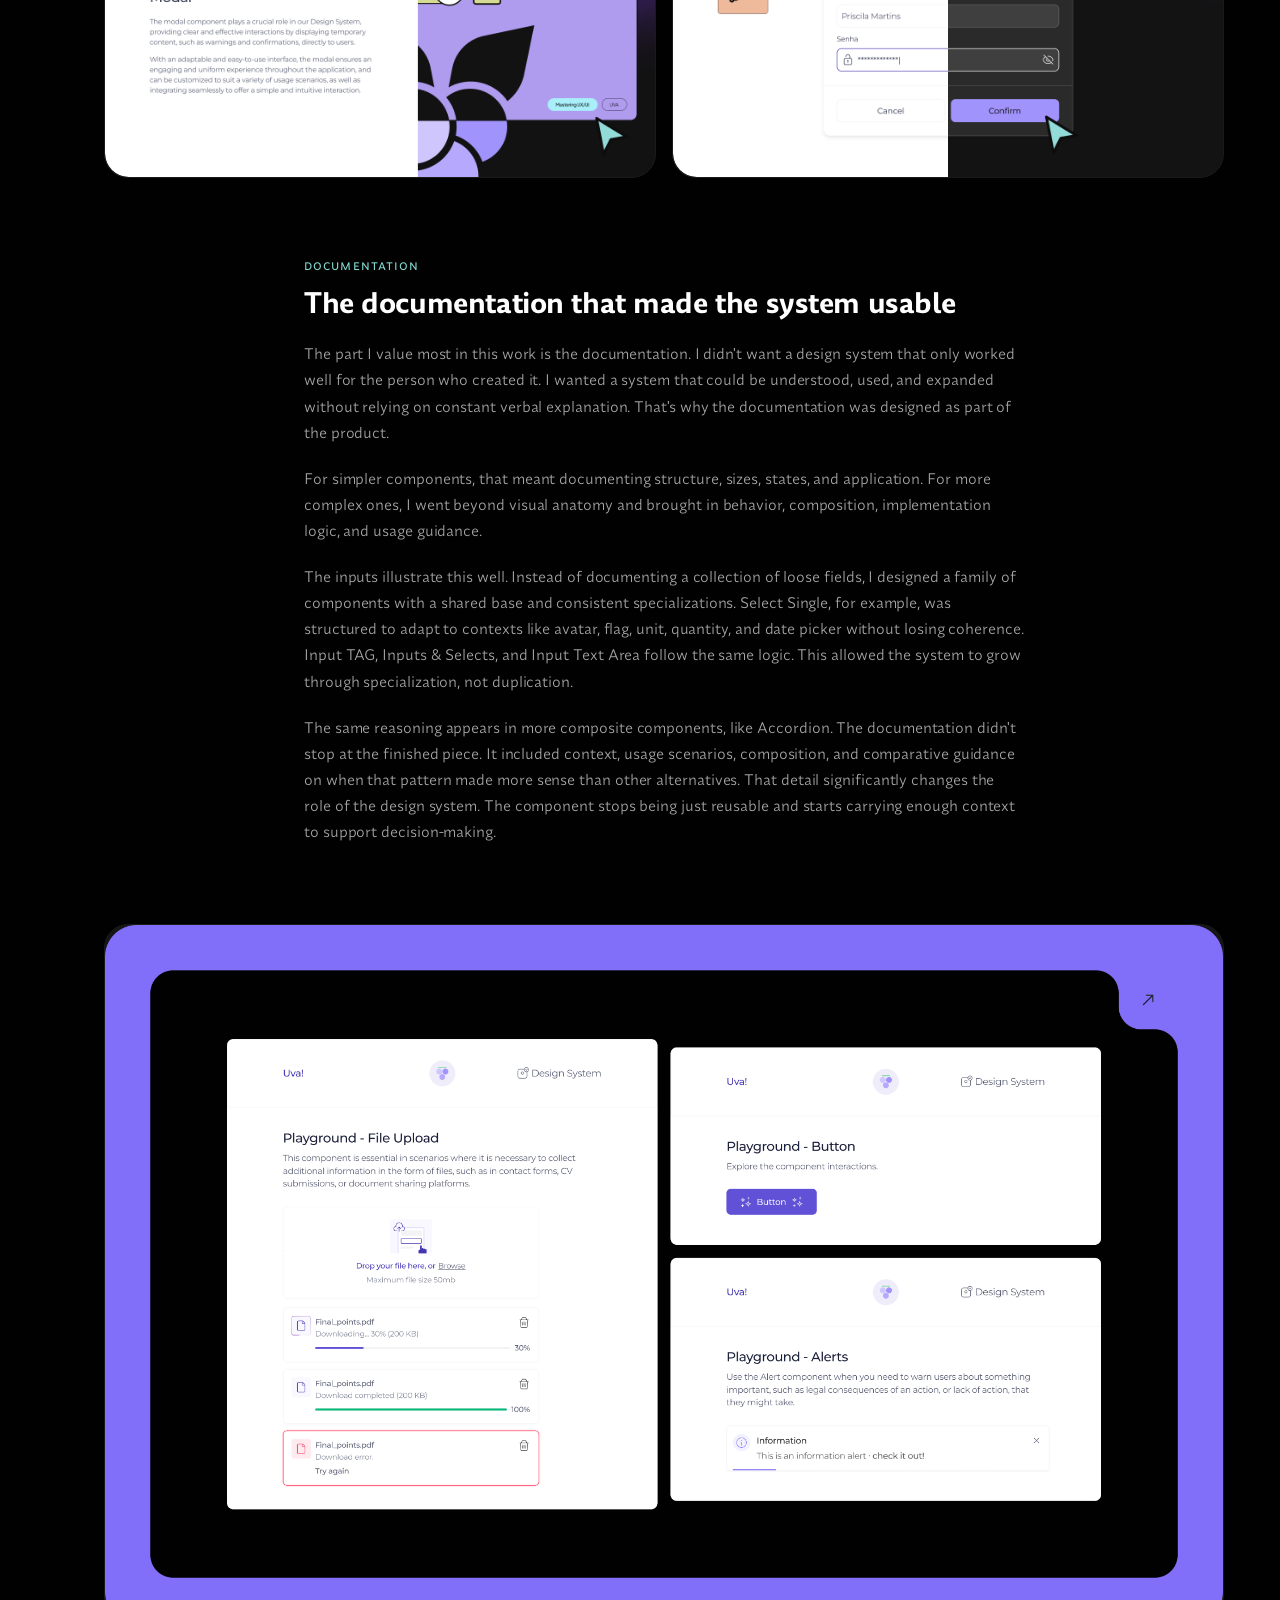
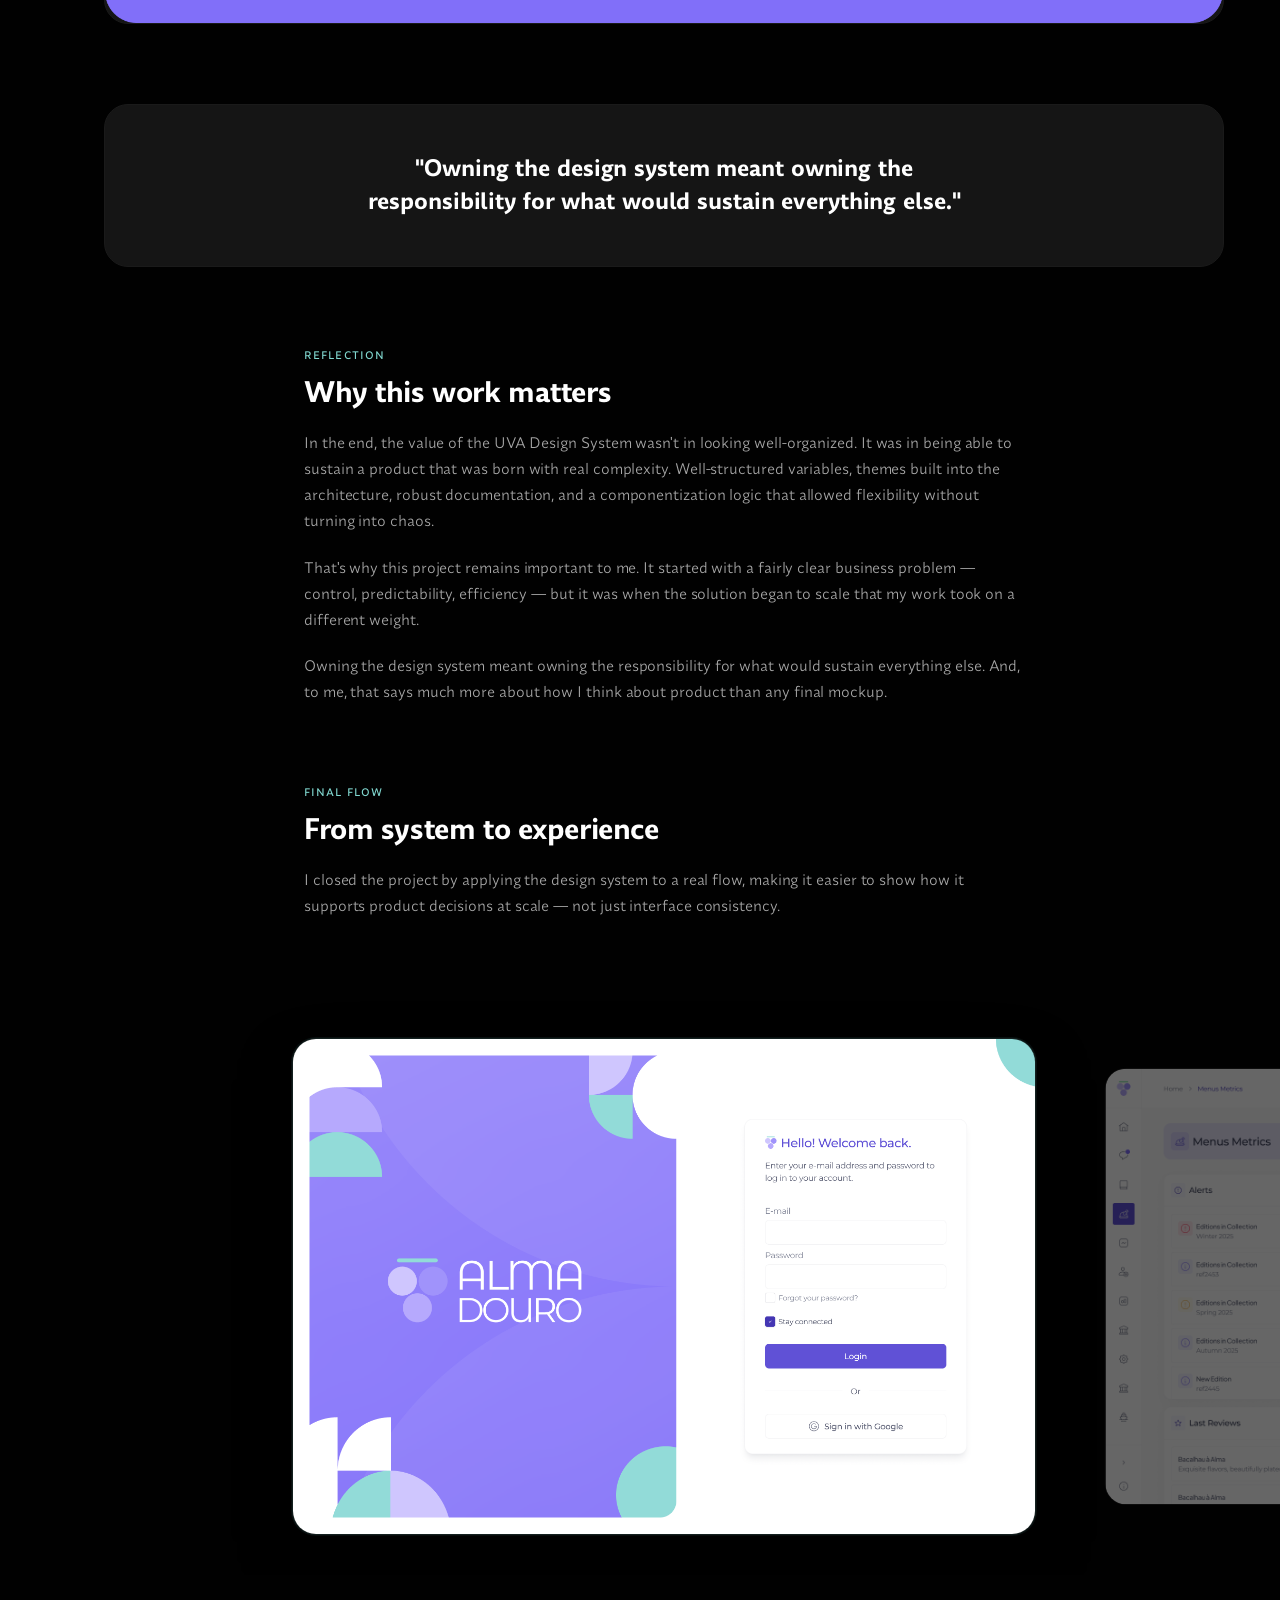
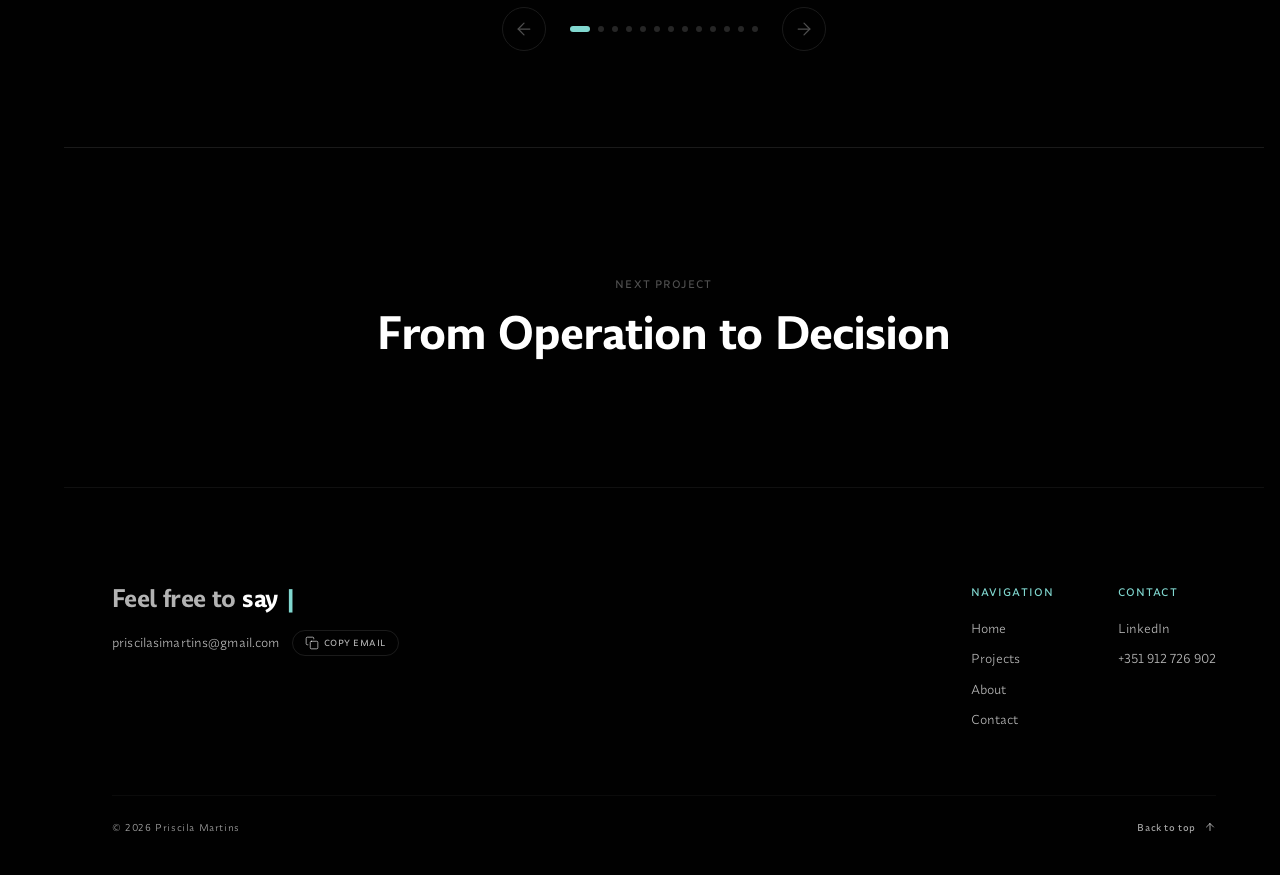
<file: projects/uva-design-system-en.html>
<!DOCTYPE html>
<html lang="en">
<head>
  <meta charset="UTF-8">
  <meta name="viewport" content="width=device-width, initial-scale=1.0">
  <meta name="description" content="UVA・Design System — Case study by Priscila Silva Martins, Product Designer.">
  <title>UVA・Design System | Priscila Martins</title>
  <link rel="icon" href="../assets/favicon.svg" type="image/svg+xml">
  <link rel="stylesheet" href="../css/style.css">
  <link rel="stylesheet" href="../css/project.css">
</head>
<body>

  <!-- Navigation -->
  <nav class="nav">
    <button class="nav__dots" aria-label="Menu">
      <span></span>
      <span></span>
      <span></span>
      <span></span>
    </button>
    <a href="uva-design-system.html" class="nav__lang">Português</a>
  </nav>
  <div class="nav__panel">
    <div class="nav__panel-inner">
      <ul class="nav__links">
        <li><a href="../en.html"><span>Home <sup class="nav__index">/01</sup></span></a></li>
        <li><a href="../en.html#projects"><span>Projects <sup class="nav__index">/02</sup></span></a></li>
        <li><a href="../about-en.html"><span>About <sup class="nav__index">/03</sup></span></a></li>
        <li><a href="../en.html#contact"><span>Contact <sup class="nav__index">/04</sup></span></a></li>
      </ul>
      <div class="nav__panel-footer">
        <p class="nav__panel-name">Priscila Martins</p>
        <p class="nav__panel-role">Product Designer</p>
      </div>
    </div>
  </div>

  <!-- Hero -->
  <section class="project-hero">
    <p class="project-hero__eyebrow">Case Study</p>
    <h1 class="project-hero__title">UVA・Design System</h1>
    <p class="project-hero__desc">
      The design system behind a complex premium hospitality product.
    </p>

    <div class="project-meta">
      <div class="project-meta__item">
        <span class="project-meta__label">Role</span>
        <span class="project-meta__value">Product Designer</span>
      </div>
      <div class="project-meta__item">
        <span class="project-meta__label">Year</span>
        <span class="project-meta__value">2025</span>
      </div>
      <div class="project-meta__item">
        <span class="project-meta__label">Scope</span>
        <span class="project-meta__value">UX/UI Design, Design System</span>
      </div>
      <div class="project-meta__item">
        <span class="project-meta__label">Tools</span>
        <span class="project-meta__value">Desk Research, Academic Articles, Book References, Miro, Dovetail, FigJam, Figma</span>
      </div>
    </div>
  </section>

  <!-- Cover -->
  <div class="project-cover">
    <img class="project-cover__img" src="../assets/imgs/projetos/ingles/case3eng.png" alt="UVA・Design System — Project cover">
  </div>

  <!-- Content -->
  <div class="project-content">

    <!-- Overview -->
    <div class="project-section project-section--centered">
      <p class="project-section__eyebrow">Overview</p>
      <h2 class="project-section__title">A product with more than one problem to solve</h2>
      <p class="project-section__text">
        UVA started as a product for premium restaurants focused on financial management. But that quickly proved to be an insufficient definition. As research progressed, it became clearer that finances were just the visible center of a much denser operation. Costs, stock, suppliers, staff, reservations, and customer experience were all interconnected.
      </p>
      <p class="project-section__text">
        The product didn't just need good flows. It needed structure to handle that interdependence.
      </p>
    </div>

    <!-- Discovery -->
    <div class="project-section project-section--centered">
      <p class="project-section__eyebrow">Discovery</p>
      <h2 class="project-section__title">The discovery work</h2>
      <p class="project-section__text">
        The project started broad on purpose, to avoid an oversimplified reading of the problem. The mind map and stakeholder map helped reveal that the operation didn't revolve solely around the manager, but around a network of relationships and decisions that affected the business on multiple levels.
      </p>
      <p class="project-section__text">
        When research deepened into financial and operational routines, the tension became evident: the restaurant was running, but it still relied too heavily on human effort, fragmented tools, and manual workarounds to maintain quality and predictability.
      </p>
    </div>

    <!-- Research Plan download -->
    <div class="project-download">
      <div class="project-download__icon">
        <svg width="24" height="24" viewBox="0 0 24 24" fill="none" stroke="currentColor" stroke-width="1.5" stroke-linecap="round" stroke-linejoin="round"><path d="M14 2H6a2 2 0 0 0-2 2v16a2 2 0 0 0 2 2h12a2 2 0 0 0 2-2V8z"/><polyline points="14 2 14 8 20 8"/><line x1="12" y1="18" x2="12" y2="12"/><polyline points="9 15 12 18 15 15"/></svg>
      </div>
      <div class="project-download__info">
        <p class="project-download__title">Full Research Plan</p>
        <p class="project-download__desc">Detailed document with the complete research structure of the project.</p>
      </div>
      <a href="../assets/docs/UVA/Research Plan English ∙ UVA.docx_compressed.pdf" download class="btn btn--outline project-download__btn">
        Download PDF
        <svg width="14" height="14" viewBox="0 0 24 24" fill="none" stroke="currentColor" stroke-width="2" stroke-linecap="round" stroke-linejoin="round"><path d="M21 15v4a2 2 0 0 1-2 2H5a2 2 0 0 1-2-2v-4"/><polyline points="7 10 12 15 17 10"/><line x1="12" y1="15" x2="12" y2="3"/></svg>
      </a>
    </div>

    <!-- Scope -->
    <div class="project-section project-section--centered">
      <p class="project-section__eyebrow">Scope</p>
      <h2 class="project-section__title">The point where the interface could collapse</h2>
      <p class="project-section__text">
        This complexity showed its force when the scope began to consolidate. The product was already pointing toward real-time financial reports, dish profitability, smarter reservations, customer history, supplier management, automatic ingredient control, and analytics dashboards. All of that made sense.
      </p>
      <p class="project-section__text">
        The problem was different: UVA was beginning to bring together very different contexts within the same system — analytical, operational, transactional, and relational. And continuing to solve this flow by flow would have been a short-sighted decision.
      </p>
    </div>

    <!-- Highlight -->
    <div class="project-highlight">
      <p class="project-highlight__text">
        "That's when the design system landed in my hands."
      </p>
    </div>

    <!-- Ownership -->
    <div class="project-section project-section--centered">
      <p class="project-section__eyebrow">Ownership</p>
      <h2 class="project-section__title">Taking responsibility for the system</h2>
      <p class="project-section__text">
        From that point on, my work shifted from just designing interfaces to structuring the foundation that would allow the product to grow with coherence. I didn't treat the design system as a library for organizing files. I treated it as infrastructure. Something that needed to support real evolution, reduce ambiguity, and prevent the product from losing readability as it gained new modules, states, and interaction patterns.
      </p>
      <p class="project-section__text">
        I structured the system in clear layers — onboarding, principles, foundations, base components, complex components, and contextual application — because I wanted it to be intelligible, not just complete. That kind of architecture makes a difference when the system starts to grow. Instead of accumulating pieces, it becomes readable. Anyone who enters can quickly understand what's foundational, what's a recurring pattern, and where complexity truly lives.
      </p>
    </div>

    <!-- Architecture images -->
    <div class="project-image-grid">
      <div class="project-image">
        <img src="../assets/imgs/case 3/overview inputs.png" alt="UVA Design System — Inputs and components overview">
      </div>
      <div class="project-image">
        <img src="../assets/imgs/case 3/overview charts.png" alt="UVA Design System — Product charts overview">
      </div>
    </div>

    <!-- Scale -->
    <div class="project-section project-section--centered">
      <p class="project-section__eyebrow">Scale</p>
      <h2 class="project-section__title">Building for scale, not for screenshots</h2>
      <p class="project-section__text">
        One of the most important decisions was building the DS with variables from the start. That gave the system a real backbone. Instead of treating color, typography, numbers, and behavior as scattered choices across screens, I organized a logic of primitives, semantics, and component-oriented tokens. The immediate benefit was consistency. The more important benefit was predictability.
      </p>
      <p class="project-section__text">
        In a product with dashboards, dense inputs, navigation, operational states, and composite components, that predictability was what made the system scalable.
      </p>
      <p class="project-section__text">
        Support for light and dark mode was born within that same logic. It wasn't a later adaptation. It was designed as part of the architecture. That brought more rigor to naming, inheriting, and applying tokens, but it allowed us to arrive at a system with real parity between themes. What mattered there wasn't offering two versions of the interface. It was ensuring that the same structure could sustain contrast, hierarchy, and identity in any usage context.
      </p>
    </div>

    <!-- Variables image -->
    <div class="project-image">
      <img src="../assets/imgs/case 3/variables.png" alt="UVA Design System — Variables panel: primitives, semantics and tokens">
    </div>

    <!-- Light & Dark mode images -->
    <div class="project-image-grid">
      <div class="project-image">
        <img src="../assets/imgs/case 3/Modal.png" alt="UVA Design System — Modal component documentation">
      </div>
      <div class="project-image">
        <img src="../assets/imgs/case 3/Example light dark.png" alt="UVA Design System — Light and Dark mode example">
      </div>
    </div>

    <!-- Documentation -->
    <div class="project-section project-section--centered">
      <p class="project-section__eyebrow">Documentation</p>
      <h2 class="project-section__title">The documentation that made the system usable</h2>
      <p class="project-section__text">
        The part I value most in this work is the documentation. I didn't want a design system that only worked well for the person who created it. I wanted a system that could be understood, used, and expanded without relying on constant verbal explanation. That's why the documentation was designed as part of the product.
      </p>
      <p class="project-section__text">
        For simpler components, that meant documenting structure, sizes, states, and application. For more complex ones, I went beyond visual anatomy and brought in behavior, composition, implementation logic, and usage guidance.
      </p>
      <p class="project-section__text">
        The inputs illustrate this well. Instead of documenting a collection of loose fields, I designed a family of components with a shared base and consistent specializations. Select Single, for example, was structured to adapt to contexts like avatar, flag, unit, quantity, and date picker without losing coherence. Input TAG, Inputs & Selects, and Input Text Area follow the same logic. This allowed the system to grow through specialization, not duplication.
      </p>
      <p class="project-section__text">
        The same reasoning appears in more composite components, like Accordion. The documentation didn't stop at the finished piece. It included context, usage scenarios, composition, and comparative guidance on when that pattern made more sense than other alternatives. That detail significantly changes the role of the design system. The component stops being just reusable and starts carrying enough context to support decision-making.
      </p>
    </div>

    <!-- Documentation image -->
    <div class="project-image">
      <img src="../assets/imgs/case 3/playground.png" alt="UVA Design System — Component playground">
    </div>

    <!-- Highlight -->
    <div class="project-highlight">
      <p class="project-highlight__text">
        "Owning the design system meant owning the responsibility for what would sustain everything else."
      </p>
    </div>

    <!-- Reflection -->
    <div class="project-section project-section--centered">
      <p class="project-section__eyebrow">Reflection</p>
      <h2 class="project-section__title">Why this work matters</h2>
      <p class="project-section__text">
        In the end, the value of the UVA Design System wasn't in looking well-organized. It was in being able to sustain a product that was born with real complexity. Well-structured variables, themes built into the architecture, robust documentation, and a componentization logic that allowed flexibility without turning into chaos.
      </p>
      <p class="project-section__text">
        That's why this project remains important to me. It started with a fairly clear business problem — control, predictability, efficiency — but it was when the solution began to scale that my work took on a different weight.
      </p>
      <p class="project-section__text">
        Owning the design system meant owning the responsibility for what would sustain everything else. And, to me, that says much more about how I think about product than any final mockup.
      </p>
    </div>

    <!-- Final Flow -->
    <div class="project-section project-section--centered">
      <p class="project-section__eyebrow">Final flow</p>
      <h2 class="project-section__title">From system to experience</h2>
      <p class="project-section__text">
        I closed the project by applying the design system to a real flow, making it easier to show how it supports product decisions at scale — not just interface consistency.
      </p>
    </div>

    <!-- Screen Showcase -->
    <div class="flow-showcase">
      <div class="flow-showcase__viewport">
        <div class="flow-showcase__track">
          <div class="flow-showcase__slide"><img src="../assets/imgs/Telas Alma Douro/Alma Douro 1.png" alt="UVA — Screen 01"></div>
          <div class="flow-showcase__slide"><img src="../assets/imgs/Telas Alma Douro/Alma Douro 2.png" alt="UVA — Screen 02"></div>
          <div class="flow-showcase__slide"><img src="../assets/imgs/Telas Alma Douro/Alma Douro 3.png" alt="UVA — Screen 03"></div>
          <div class="flow-showcase__slide"><img src="../assets/imgs/Telas Alma Douro/Alma Douro 4.png" alt="UVA — Screen 04"></div>
          <div class="flow-showcase__slide"><img src="../assets/imgs/Telas Alma Douro/Alma Douro 5.png" alt="UVA — Screen 05"></div>
          <div class="flow-showcase__slide"><img src="../assets/imgs/Telas Alma Douro/Alma Douro 6.png" alt="UVA — Screen 06"></div>
          <div class="flow-showcase__slide"><img src="../assets/imgs/Telas Alma Douro/Alma Douro 7.png" alt="UVA — Screen 07"></div>
          <div class="flow-showcase__slide"><img src="../assets/imgs/Telas Alma Douro/Alma Douro 8.png" alt="UVA — Screen 08"></div>
          <div class="flow-showcase__slide"><img src="../assets/imgs/Telas Alma Douro/Alma Douro 9.png" alt="UVA — Screen 09"></div>
          <div class="flow-showcase__slide"><img src="../assets/imgs/Telas Alma Douro/Alma Douro 10.png" alt="UVA — Screen 10"></div>
          <div class="flow-showcase__slide"><img src="../assets/imgs/Telas Alma Douro/Alma Douro 11.png" alt="UVA — Screen 11"></div>
          <div class="flow-showcase__slide"><img src="../assets/imgs/Telas Alma Douro/Alma Douro 12.png" alt="UVA — Screen 12"></div>
          <div class="flow-showcase__slide"><img src="../assets/imgs/Telas Alma Douro/Alma Douro 13.png" alt="UVA — Screen 13"></div>
        </div>
      </div>
      <div class="flow-showcase__controls">
        <button class="flow-showcase__arrow flow-showcase__arrow--prev" aria-label="Previous">
          <svg width="20" height="20" viewBox="0 0 24 24" fill="none" stroke="currentColor" stroke-width="1.5" stroke-linecap="round" stroke-linejoin="round"><path d="M19 12H5"/><path d="M12 19l-7-7 7-7"/></svg>
        </button>
        <div class="flow-showcase__dots"></div>
        <button class="flow-showcase__arrow flow-showcase__arrow--next" aria-label="Next">
          <svg width="20" height="20" viewBox="0 0 24 24" fill="none" stroke="currentColor" stroke-width="1.5" stroke-linecap="round" stroke-linejoin="round"><path d="M5 12h14"/><path d="M12 5l7 7-7 7"/></svg>
        </button>
      </div>
    </div>

  </div>

  <!-- Next project -->
  <div class="project-next">
    <p class="project-next__label">Next project</p>
    <a href="da-operacao-a-decisao-en.html">
      <h2 class="project-next__title">From Operation to Decision</h2>
    </a>
  </div>

  <!-- Footer -->
  <footer class="footer">
    <div class="footer__main">
      <div class="footer__hero fade-in">
        <h2 class="footer__headline">Feel free to <span class="footer__typewriter" data-phrases='["say hello","connect","ask me anything"]'></span></h2>
        <div class="footer__email-block">
          <a href="mailto:priscilasimartins@gmail.com" class="footer__email">priscilasimartins@gmail.com</a>
          <button class="footer__copy-btn" data-email="priscilasimartins@gmail.com">
            <svg width="14" height="14" viewBox="0 0 24 24" fill="none" stroke="currentColor" stroke-width="1.5" stroke-linecap="round" stroke-linejoin="round"><rect x="9" y="9" width="13" height="13" rx="2"/><path d="M5 15H4a2 2 0 0 1-2-2V4a2 2 0 0 1 2-2h9a2 2 0 0 1 2 2v1"/></svg>
            <span class="footer__copy-label">Copy email</span>
          </button>
        </div>
      </div>
      <div class="footer__columns fade-in">
        <div class="footer__col">
          <p class="footer__label">Navigation</p>
          <ul class="footer__nav">
            <li><a href="../en.html">Home</a></li>
            <li><a href="../en.html#projects">Projects</a></li>
            <li><a href="../about-en.html">About</a></li>
            <li><a href="../en.html#contact">Contact</a></li>
          </ul>
        </div>
        <div class="footer__col">
          <p class="footer__label">Contact</p>
          <ul class="footer__nav">
            <li><a href="https://www.linkedin.com/in/priscila-martins-9b9aaa227/" target="_blank" rel="noopener">LinkedIn</a></li>
            <li><a href="https://wa.me/351912726902" target="_blank" rel="noopener">+351 912 726 902</a></li>
          </ul>
        </div>
      </div>
    </div>
    <div class="footer__bar">
      <p class="footer__copy">&copy; 2026 Priscila Martins</p>
      <a href="#" class="footer__back-top">
        Back to top
        <svg width="12" height="12" viewBox="0 0 24 24" fill="none" stroke="currentColor" stroke-width="2" stroke-linecap="round" stroke-linejoin="round"><path d="M12 19V5"/><path d="M5 12l7-7 7 7"/></svg>
      </a>
    </div>
  </footer>

  <!-- Social Sidebar -->
  <aside class="social-sidebar">
    <div class="social-sidebar__icons">
      <a href="https://www.linkedin.com/in/priscila-martins-9b9aaa227/" target="_blank" rel="noopener" class="social-sidebar__link" aria-label="LinkedIn">
        <svg viewBox="0 0 24 24" fill="none" stroke="currentColor" stroke-width="1.5" stroke-linecap="round" stroke-linejoin="round" width="18" height="18"><path d="M16 8a6 6 0 0 1 6 6v7h-4v-7a2 2 0 0 0-4 0v7h-4v-7a6 6 0 0 1 6-6z"/><rect x="2" y="9" width="4" height="12"/><circle cx="4" cy="4" r="2"/></svg>
      </a>
      <a href="mailto:priscilasimartins@gmail.com" class="social-sidebar__link" aria-label="Email">
        <svg viewBox="0 0 24 24" fill="none" stroke="currentColor" stroke-width="1.5" stroke-linecap="round" stroke-linejoin="round" width="18" height="18"><rect x="2" y="4" width="20" height="16" rx="2"/><path d="M22 4L12 13 2 4"/></svg>
      </a>
      <a href="https://wa.me/351912726902" target="_blank" rel="noopener" class="social-sidebar__link" aria-label="WhatsApp">
        <svg viewBox="0 0 24 24" fill="currentColor" width="18" height="18"><path d="M17.472 14.382c-.297-.149-1.758-.867-2.03-.967-.273-.099-.471-.148-.67.15-.197.297-.767.966-.94 1.164-.173.199-.347.223-.644.075-.297-.15-1.255-.463-2.39-1.475-.883-.788-1.48-1.761-1.653-2.059-.173-.297-.018-.458.13-.606.134-.133.298-.347.446-.52.149-.174.198-.298.298-.497.099-.198.05-.371-.025-.52-.075-.149-.669-1.612-.916-2.207-.242-.579-.487-.5-.669-.51-.173-.008-.371-.01-.57-.01-.198 0-.52.074-.792.372-.272.297-1.04 1.016-1.04 2.479 0 1.462 1.065 2.875 1.213 3.074.149.198 2.096 3.2 5.077 4.487.709.306 1.262.489 1.694.625.712.227 1.36.195 1.871.118.571-.085 1.758-.719 2.006-1.413.248-.694.248-1.289.173-1.413-.074-.124-.272-.198-.57-.347m-5.421 7.403h-.004a9.87 9.87 0 01-5.031-1.378l-.361-.214-3.741.982.998-3.648-.235-.374a9.86 9.86 0 01-1.51-5.26c.001-5.45 4.436-9.884 9.888-9.884 2.64 0 5.122 1.03 6.988 2.898a9.825 9.825 0 012.893 6.994c-.003 5.45-4.437 9.884-9.885 9.884m8.413-18.297A11.815 11.815 0 0012.05 0C5.495 0 .16 5.335.157 11.892c0 2.096.547 4.142 1.588 5.945L.057 24l6.305-1.654a11.882 11.882 0 005.683 1.448h.005c6.554 0 11.89-5.335 11.893-11.893a11.821 11.821 0 00-3.48-8.413z"/></svg>
      </a>
    </div>
  </aside>

  <script src="../js/main.js"></script>
</body>
</html>
</file>
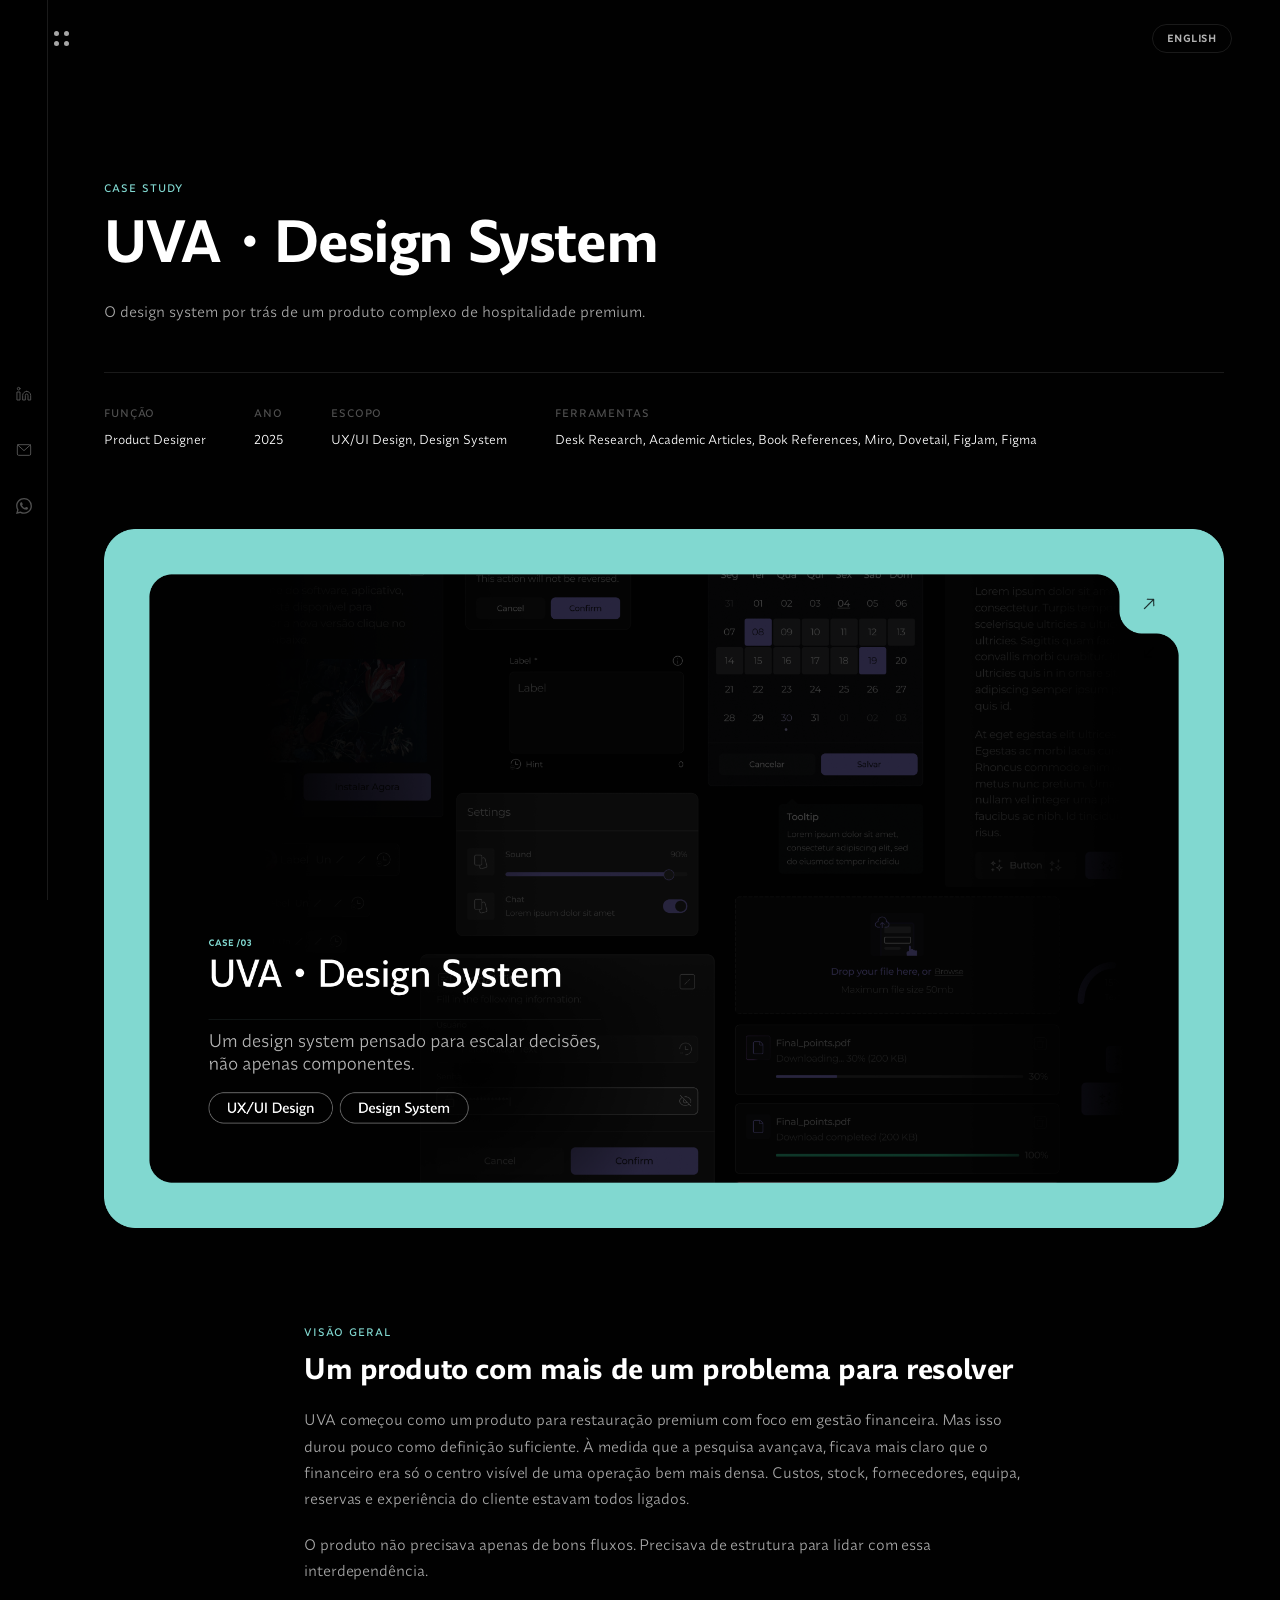
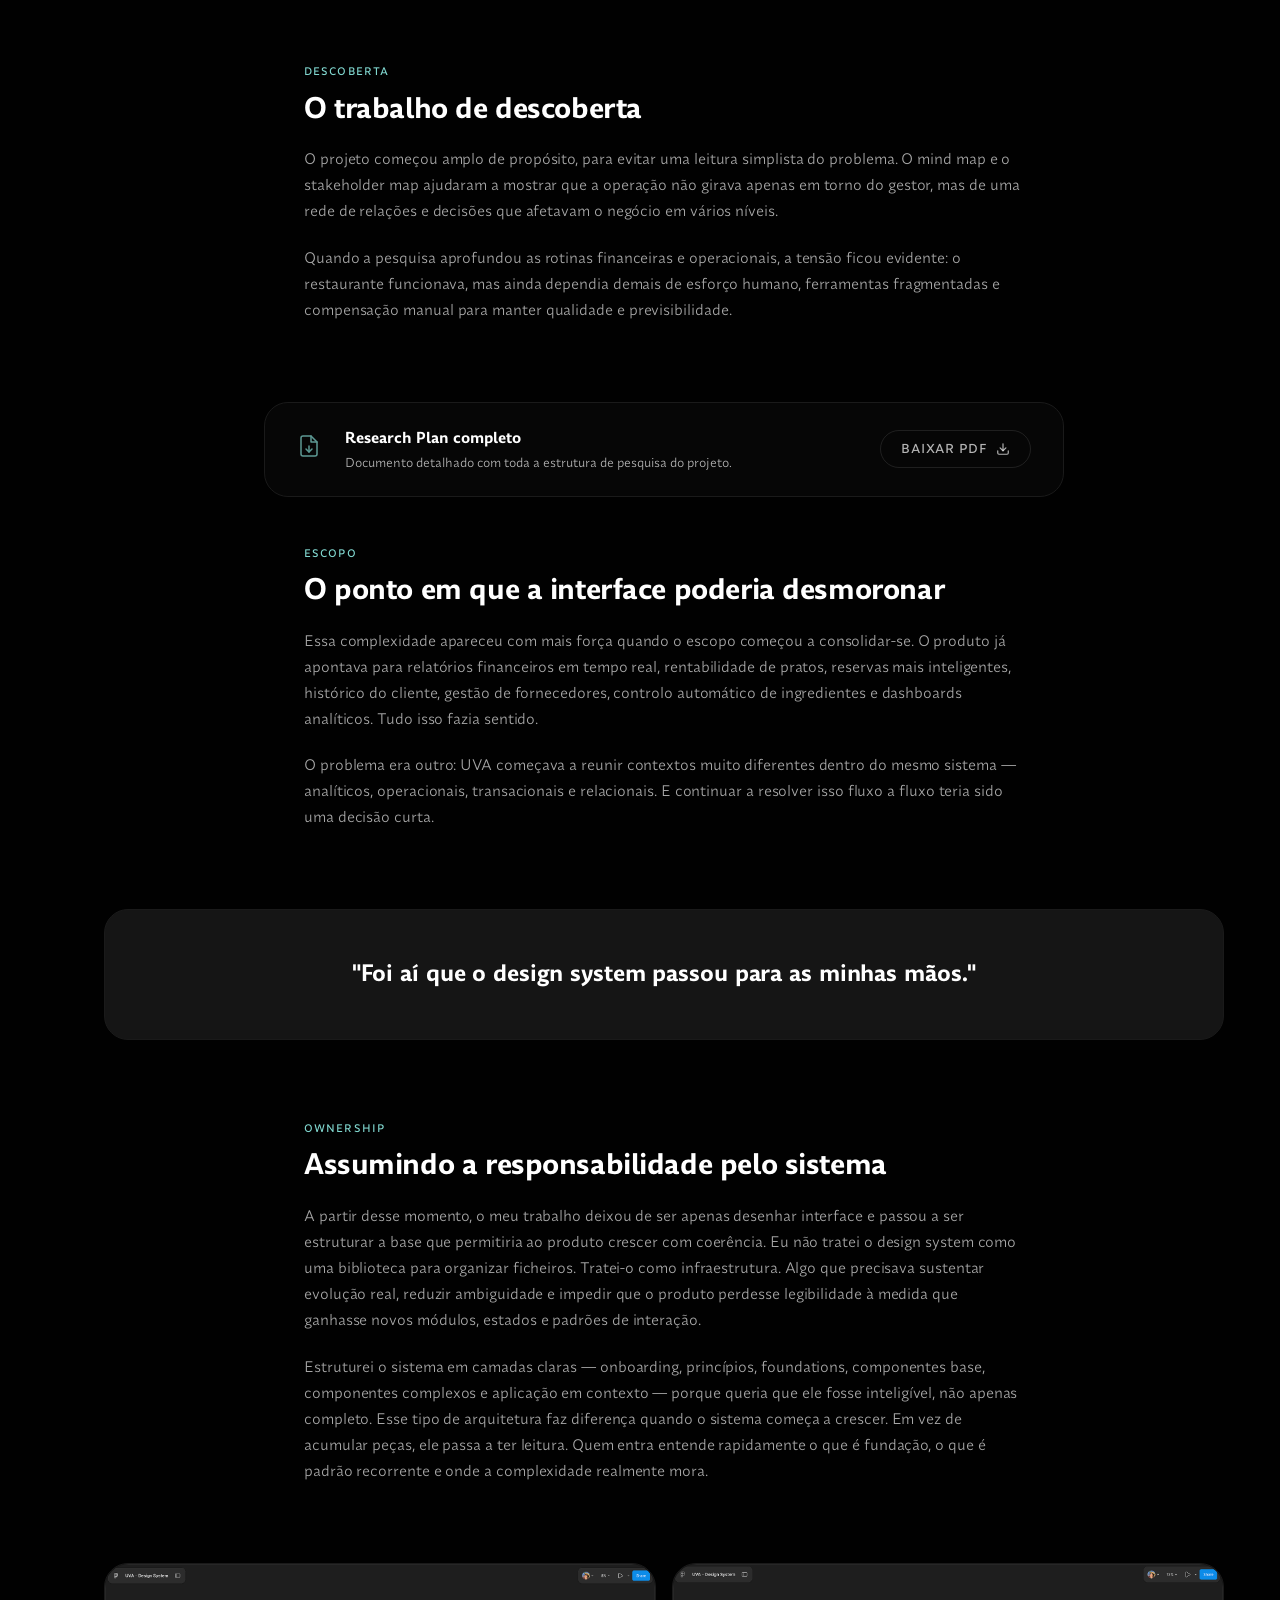
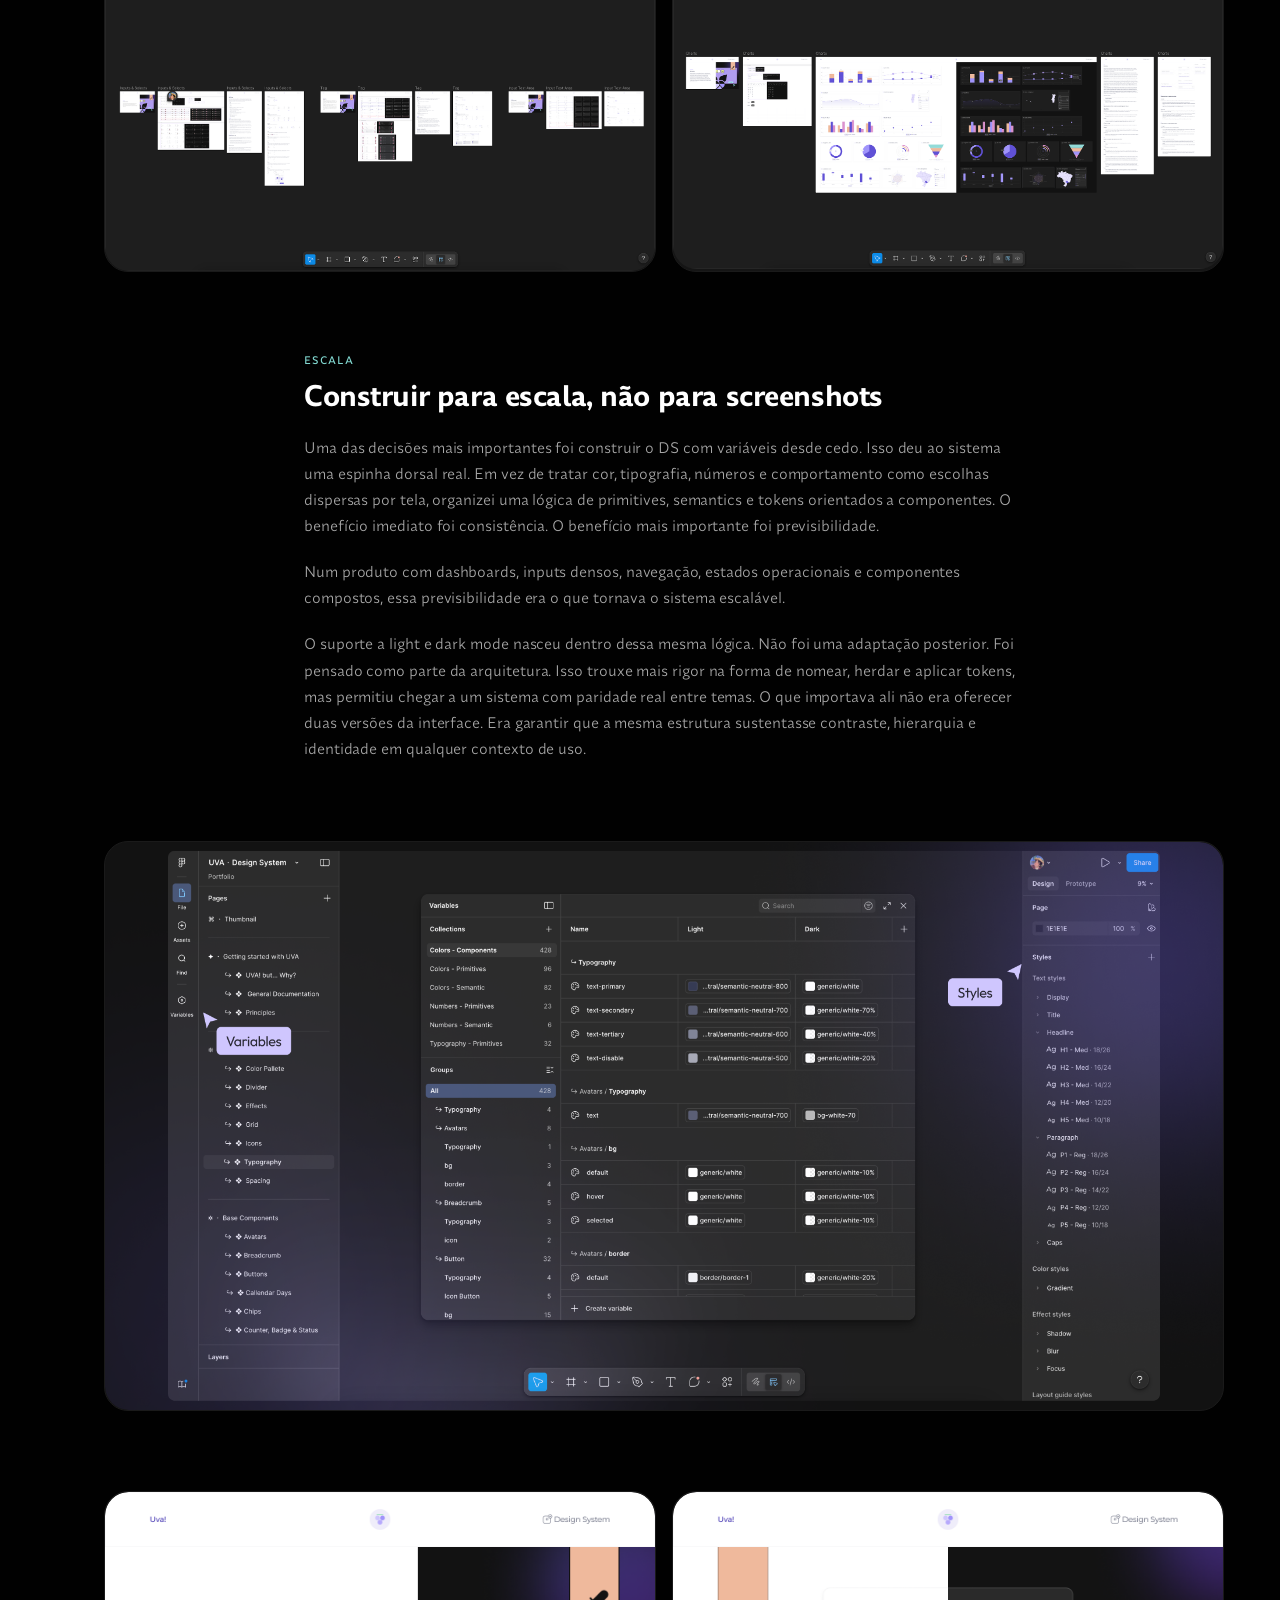
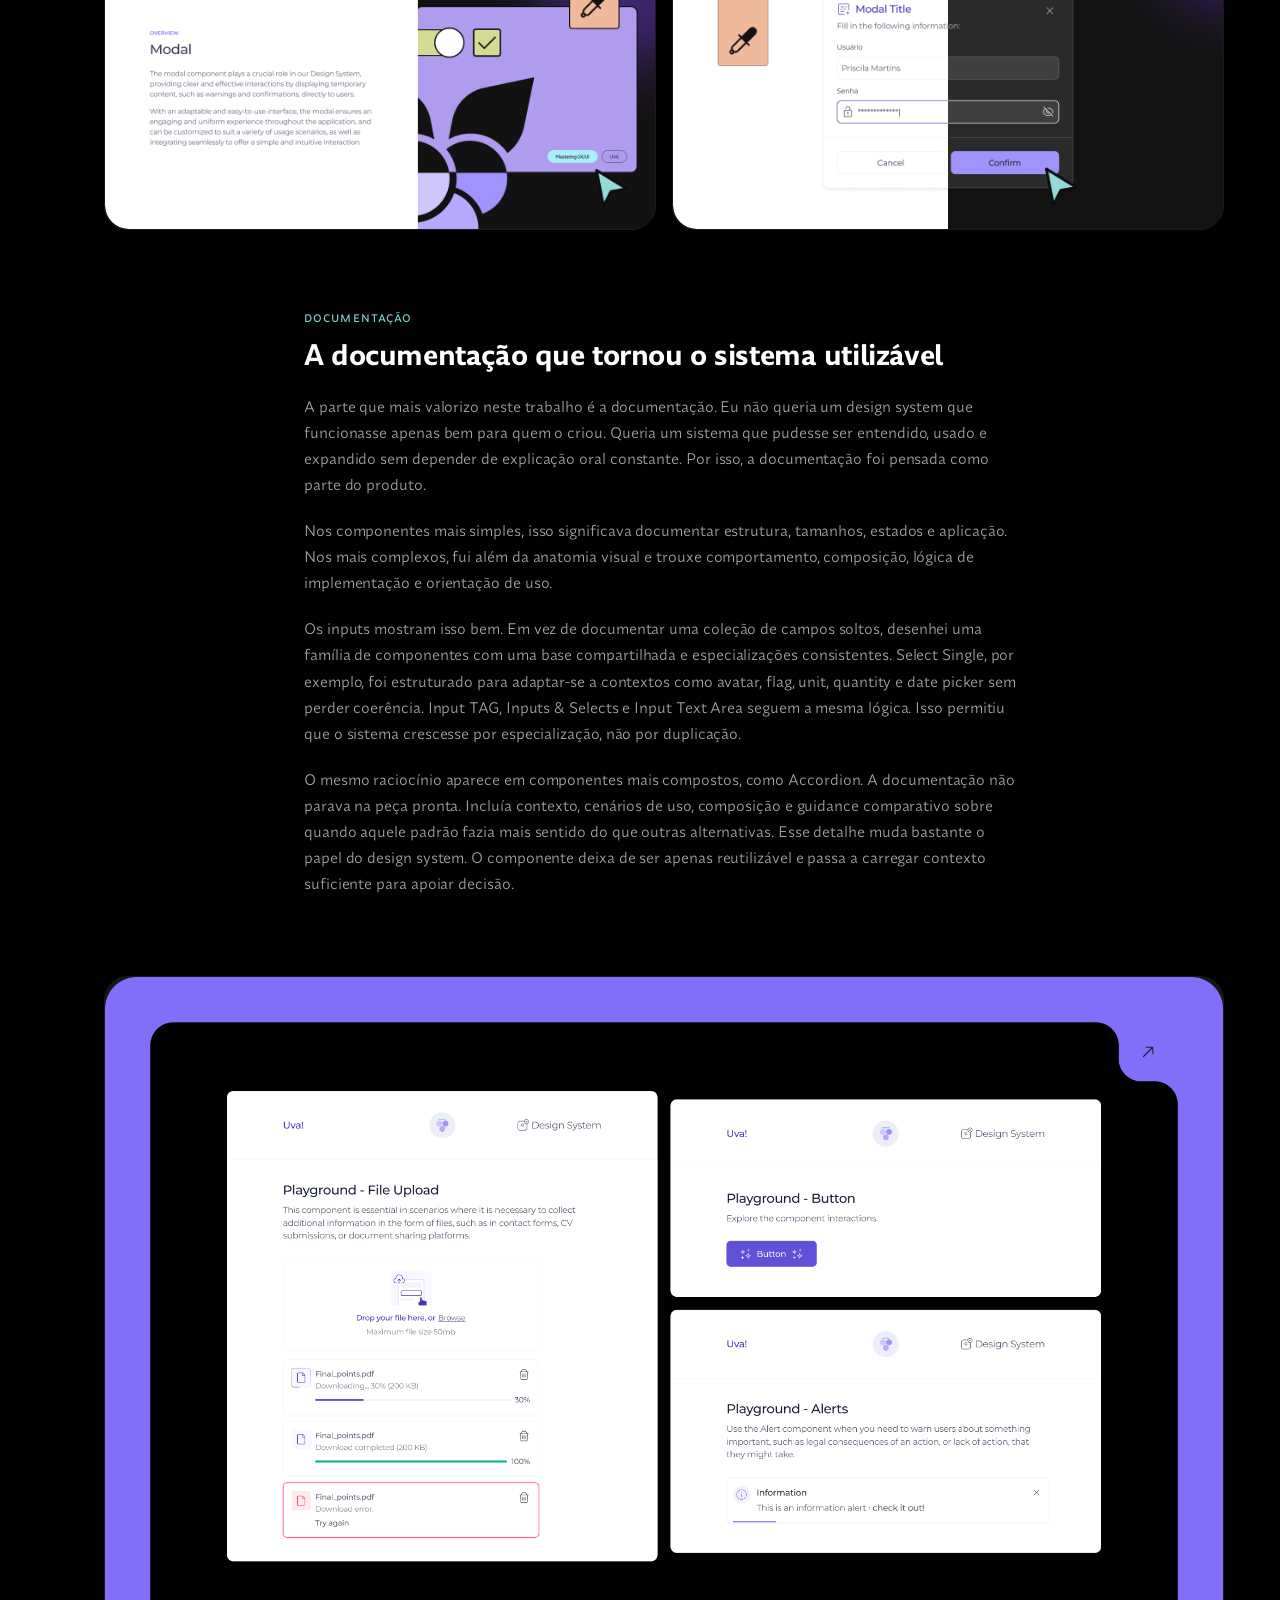
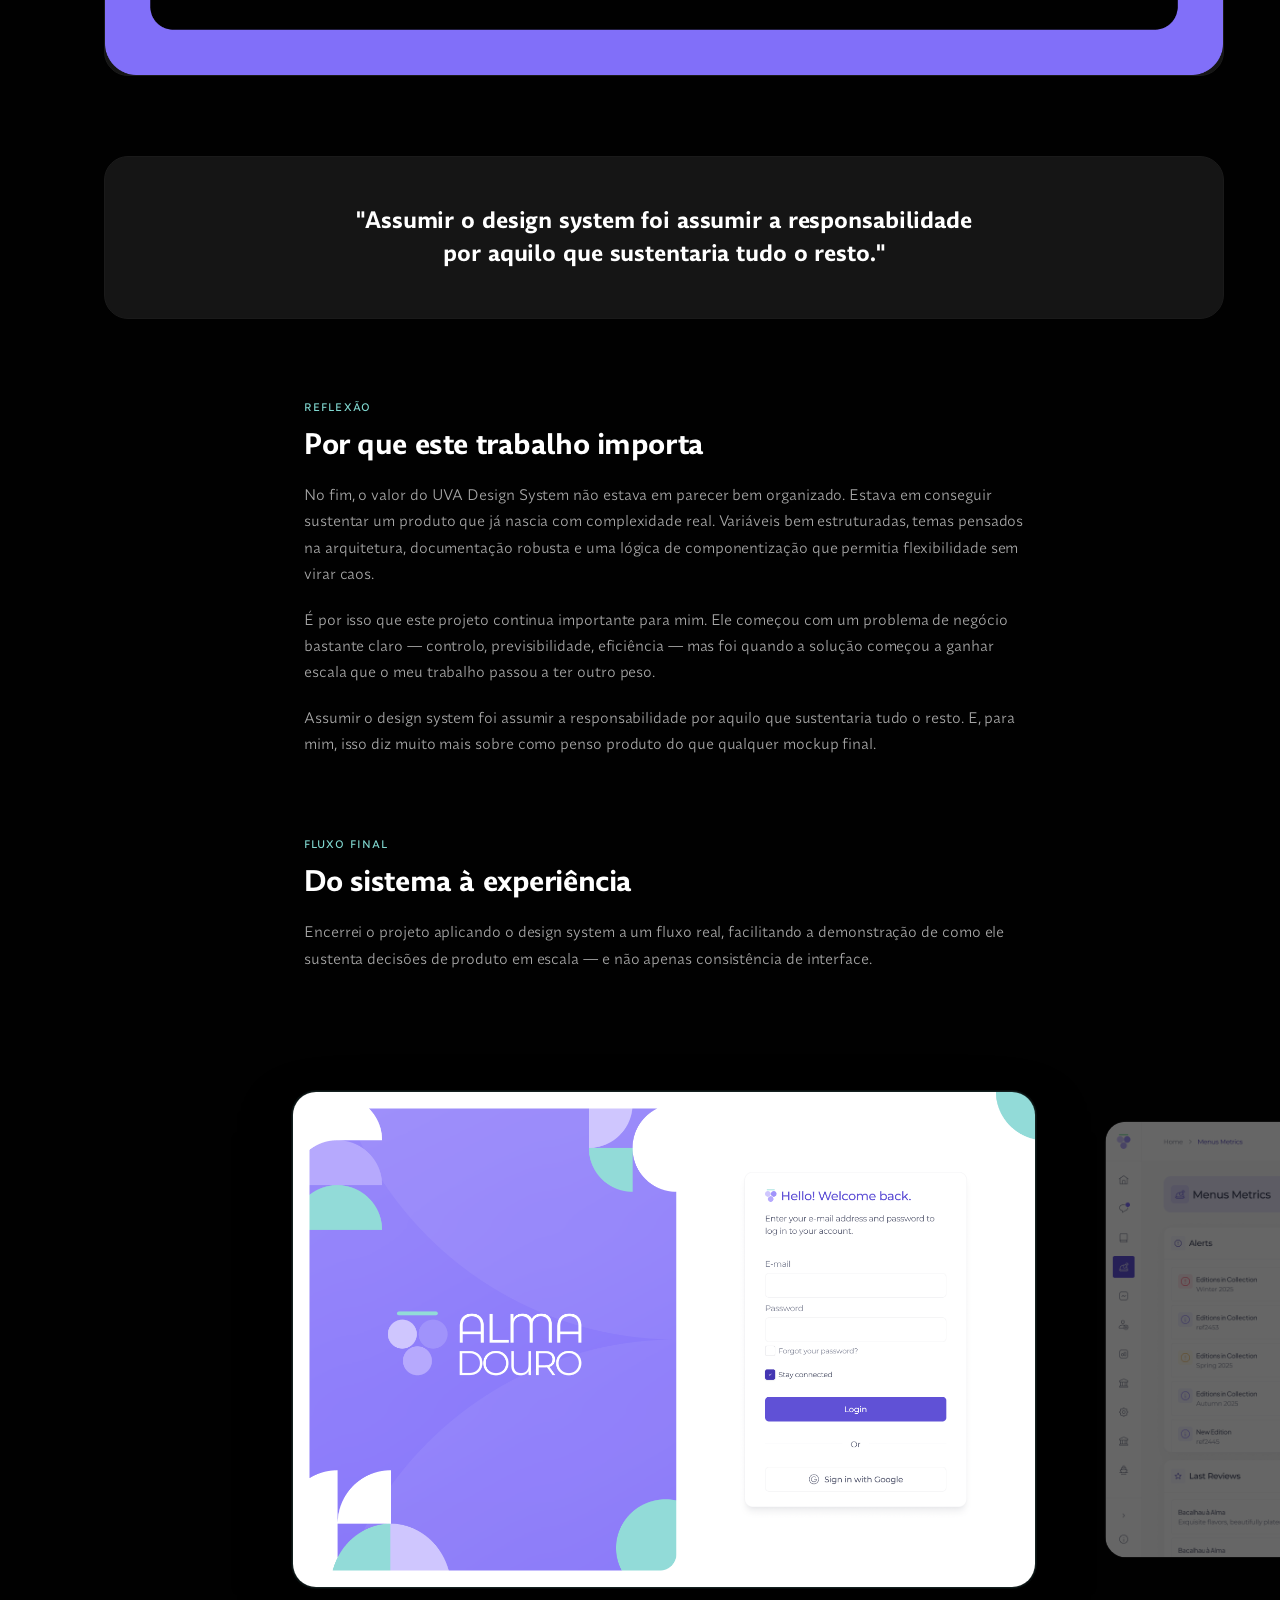
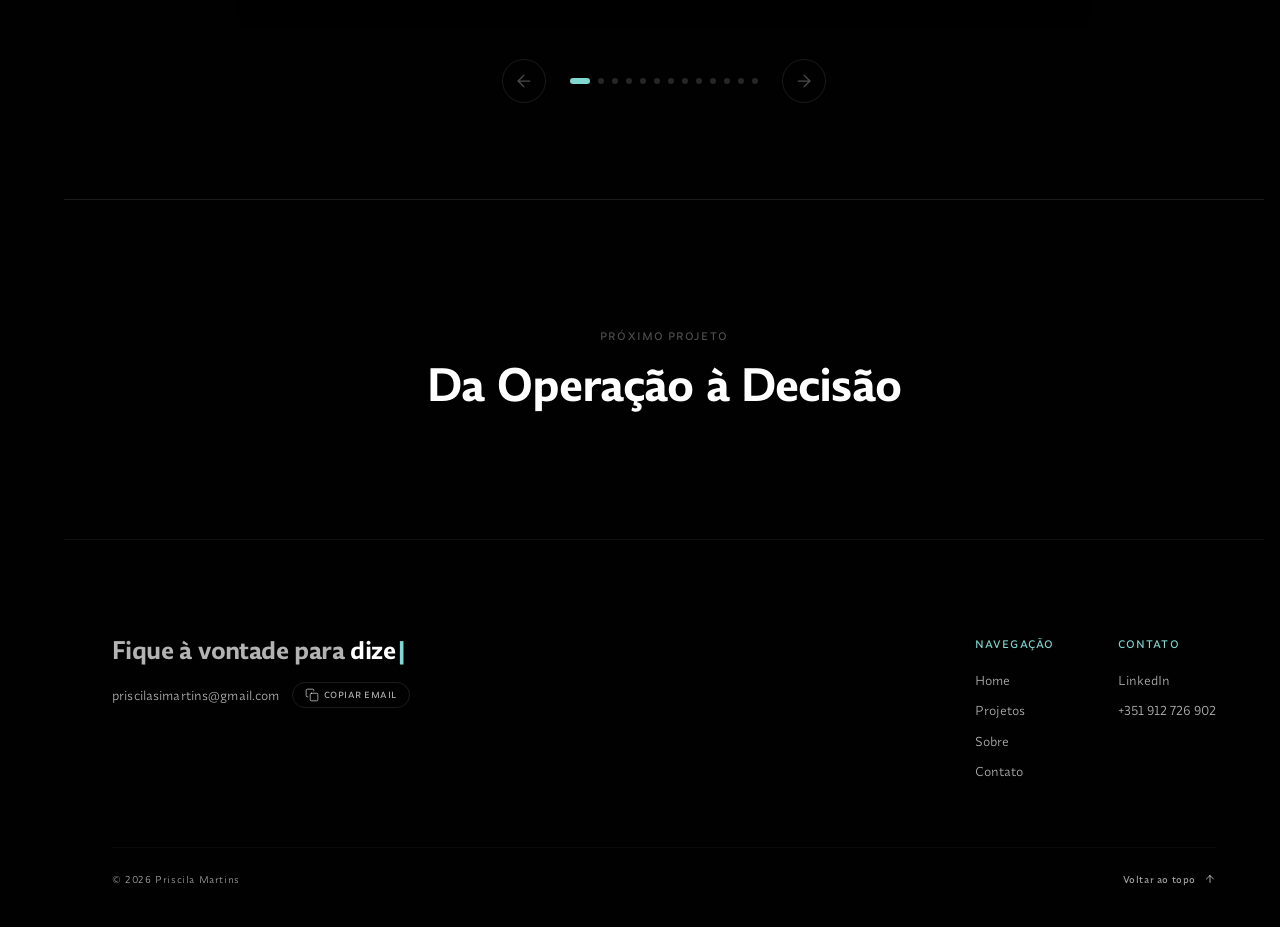
<file: projects/uva-design-system.html>
<!DOCTYPE html>
<html lang="pt-BR">
<head>
  <meta charset="UTF-8">
  <meta name="viewport" content="width=device-width, initial-scale=1.0">
  <meta name="description" content="UVA・Design System — Case study por Priscila Silva Martins, Product Designer.">
  <title>UVA・Design System | Priscila Martins</title>
  <link rel="icon" href="../assets/favicon.svg" type="image/svg+xml">
  <link rel="stylesheet" href="../css/style.css">
  <link rel="stylesheet" href="../css/project.css">
</head>
<body>

  <!-- Navigation -->
  <nav class="nav">
    <button class="nav__dots" aria-label="Menu">
      <span></span>
      <span></span>
      <span></span>
      <span></span>
    </button>
    <a href="uva-design-system-en.html" class="nav__lang">English</a>
  </nav>
  <div class="nav__panel">
    <div class="nav__panel-inner">
      <ul class="nav__links">
        <li><a href="../index.html"><span>Home <sup class="nav__index">/01</sup></span></a></li>
        <li><a href="../index.html#projetos"><span>Projetos <sup class="nav__index">/02</sup></span></a></li>
        <li><a href="../about.html"><span>Sobre <sup class="nav__index">/03</sup></span></a></li>
        <li><a href="../index.html#contato"><span>Contato <sup class="nav__index">/04</sup></span></a></li>
      </ul>
      <div class="nav__panel-footer">
        <p class="nav__panel-name">Priscila Martins</p>
        <p class="nav__panel-role">Product Designer</p>
      </div>
    </div>
  </div>

  <!-- Hero -->
  <section class="project-hero">
    <p class="project-hero__eyebrow">Case Study</p>
    <h1 class="project-hero__title">UVA・Design System</h1>
    <p class="project-hero__desc">
      O design system por trás de um produto complexo de hospitalidade premium.
    </p>

    <div class="project-meta">
      <div class="project-meta__item">
        <span class="project-meta__label">Função</span>
        <span class="project-meta__value">Product Designer</span>
      </div>
      <div class="project-meta__item">
        <span class="project-meta__label">Ano</span>
        <span class="project-meta__value">2025</span>
      </div>
      <div class="project-meta__item">
        <span class="project-meta__label">Escopo</span>
        <span class="project-meta__value">UX/UI Design, Design System</span>
      </div>
      <div class="project-meta__item">
        <span class="project-meta__label">Ferramentas</span>
        <span class="project-meta__value">Desk Research, Academic Articles, Book References, Miro, Dovetail, FigJam, Figma</span>
      </div>
    </div>
  </section>

  <!-- Cover -->
  <div class="project-cover">
    <img class="project-cover__img" src="../assets/imgs/projetos/Portugues/case3.png" alt="UVA・Design System — Capa do projeto">
  </div>

  <!-- Content -->
  <div class="project-content">

    <!-- Overview -->
    <div class="project-section project-section--centered">
      <p class="project-section__eyebrow">Visão geral</p>
      <h2 class="project-section__title">Um produto com mais de um problema para resolver</h2>
      <p class="project-section__text">
        UVA começou como um produto para restauração premium com foco em gestão financeira. Mas isso durou pouco como definição suficiente. À medida que a pesquisa avançava, ficava mais claro que o financeiro era só o centro visível de uma operação bem mais densa. Custos, stock, fornecedores, equipa, reservas e experiência do cliente estavam todos ligados.
      </p>
      <p class="project-section__text">
        O produto não precisava apenas de bons fluxos. Precisava de estrutura para lidar com essa interdependência.
      </p>
    </div>

    <!-- Discovery -->
    <div class="project-section project-section--centered">
      <p class="project-section__eyebrow">Descoberta</p>
      <h2 class="project-section__title">O trabalho de descoberta</h2>
      <p class="project-section__text">
        O projeto começou amplo de propósito, para evitar uma leitura simplista do problema. O mind map e o stakeholder map ajudaram a mostrar que a operação não girava apenas em torno do gestor, mas de uma rede de relações e decisões que afetavam o negócio em vários níveis.
      </p>
      <p class="project-section__text">
        Quando a pesquisa aprofundou as rotinas financeiras e operacionais, a tensão ficou evidente: o restaurante funcionava, mas ainda dependia demais de esforço humano, ferramentas fragmentadas e compensação manual para manter qualidade e previsibilidade.
      </p>
    </div>

    <!-- Research Plan download -->
    <div class="project-download">
      <div class="project-download__icon">
        <svg width="24" height="24" viewBox="0 0 24 24" fill="none" stroke="currentColor" stroke-width="1.5" stroke-linecap="round" stroke-linejoin="round"><path d="M14 2H6a2 2 0 0 0-2 2v16a2 2 0 0 0 2 2h12a2 2 0 0 0 2-2V8z"/><polyline points="14 2 14 8 20 8"/><line x1="12" y1="18" x2="12" y2="12"/><polyline points="9 15 12 18 15 15"/></svg>
      </div>
      <div class="project-download__info">
        <p class="project-download__title">Research Plan completo</p>
        <p class="project-download__desc">Documento detalhado com toda a estrutura de pesquisa do projeto.</p>
      </div>
      <a href="../assets/docs/UVA/Research Plan ∙ UVA_compressed.pdf" download class="btn btn--outline project-download__btn">
        Baixar PDF
        <svg width="14" height="14" viewBox="0 0 24 24" fill="none" stroke="currentColor" stroke-width="2" stroke-linecap="round" stroke-linejoin="round"><path d="M21 15v4a2 2 0 0 1-2 2H5a2 2 0 0 1-2-2v-4"/><polyline points="7 10 12 15 17 10"/><line x1="12" y1="15" x2="12" y2="3"/></svg>
      </a>
    </div>

    <!-- Scope -->
    <div class="project-section project-section--centered">
      <p class="project-section__eyebrow">Escopo</p>
      <h2 class="project-section__title">O ponto em que a interface poderia desmoronar</h2>
      <p class="project-section__text">
        Essa complexidade apareceu com mais força quando o escopo começou a consolidar-se. O produto já apontava para relatórios financeiros em tempo real, rentabilidade de pratos, reservas mais inteligentes, histórico do cliente, gestão de fornecedores, controlo automático de ingredientes e dashboards analíticos. Tudo isso fazia sentido.
      </p>
      <p class="project-section__text">
        O problema era outro: UVA começava a reunir contextos muito diferentes dentro do mesmo sistema — analíticos, operacionais, transacionais e relacionais. E continuar a resolver isso fluxo a fluxo teria sido uma decisão curta.
      </p>
    </div>

    <!-- Highlight -->
    <div class="project-highlight">
      <p class="project-highlight__text">
        "Foi aí que o design system passou para as minhas mãos."
      </p>
    </div>

    <!-- Ownership -->
    <div class="project-section project-section--centered">
      <p class="project-section__eyebrow">Ownership</p>
      <h2 class="project-section__title">Assumindo a responsabilidade pelo sistema</h2>
      <p class="project-section__text">
        A partir desse momento, o meu trabalho deixou de ser apenas desenhar interface e passou a ser estruturar a base que permitiria ao produto crescer com coerência. Eu não tratei o design system como uma biblioteca para organizar ficheiros. Tratei-o como infraestrutura. Algo que precisava sustentar evolução real, reduzir ambiguidade e impedir que o produto perdesse legibilidade à medida que ganhasse novos módulos, estados e padrões de interação.
      </p>
      <p class="project-section__text">
        Estruturei o sistema em camadas claras — onboarding, princípios, foundations, componentes base, componentes complexos e aplicação em contexto — porque queria que ele fosse inteligível, não apenas completo. Esse tipo de arquitetura faz diferença quando o sistema começa a crescer. Em vez de acumular peças, ele passa a ter leitura. Quem entra entende rapidamente o que é fundação, o que é padrão recorrente e onde a complexidade realmente mora.
      </p>
    </div>

    <!-- Architecture images -->
    <div class="project-image-grid">
      <div class="project-image">
        <img src="../assets/imgs/case 3/overview inputs.png" alt="UVA Design System — Visão geral dos inputs e componentes">
      </div>
      <div class="project-image">
        <img src="../assets/imgs/case 3/overview charts.png" alt="UVA Design System — Visão geral dos charts do produto">
      </div>
    </div>

    <!-- Scale -->
    <div class="project-section project-section--centered">
      <p class="project-section__eyebrow">Escala</p>
      <h2 class="project-section__title">Construir para escala, não para screenshots</h2>
      <p class="project-section__text">
        Uma das decisões mais importantes foi construir o DS com variáveis desde cedo. Isso deu ao sistema uma espinha dorsal real. Em vez de tratar cor, tipografia, números e comportamento como escolhas dispersas por tela, organizei uma lógica de primitives, semantics e tokens orientados a componentes. O benefício imediato foi consistência. O benefício mais importante foi previsibilidade.
      </p>
      <p class="project-section__text">
        Num produto com dashboards, inputs densos, navegação, estados operacionais e componentes compostos, essa previsibilidade era o que tornava o sistema escalável.
      </p>
      <p class="project-section__text">
        O suporte a light e dark mode nasceu dentro dessa mesma lógica. Não foi uma adaptação posterior. Foi pensado como parte da arquitetura. Isso trouxe mais rigor na forma de nomear, herdar e aplicar tokens, mas permitiu chegar a um sistema com paridade real entre temas. O que importava ali não era oferecer duas versões da interface. Era garantir que a mesma estrutura sustentasse contraste, hierarquia e identidade em qualquer contexto de uso.
      </p>
    </div>

    <!-- Variables image -->
    <div class="project-image">
      <img src="../assets/imgs/case 3/variables.png" alt="UVA Design System — Painel de variáveis: primitives, semantics e tokens">
    </div>

    <!-- Light & Dark mode images -->
    <div class="project-image-grid">
      <div class="project-image">
        <img src="../assets/imgs/case 3/Modal.png" alt="UVA Design System — Documentação do componente Modal">
      </div>
      <div class="project-image">
        <img src="../assets/imgs/case 3/Example light dark.png" alt="UVA Design System — Exemplo de Light e Dark mode">
      </div>
    </div>

    <!-- Documentation -->
    <div class="project-section project-section--centered">
      <p class="project-section__eyebrow">Documentação</p>
      <h2 class="project-section__title">A documentação que tornou o sistema utilizável</h2>
      <p class="project-section__text">
        A parte que mais valorizo neste trabalho é a documentação. Eu não queria um design system que funcionasse apenas bem para quem o criou. Queria um sistema que pudesse ser entendido, usado e expandido sem depender de explicação oral constante. Por isso, a documentação foi pensada como parte do produto.
      </p>
      <p class="project-section__text">
        Nos componentes mais simples, isso significava documentar estrutura, tamanhos, estados e aplicação. Nos mais complexos, fui além da anatomia visual e trouxe comportamento, composição, lógica de implementação e orientação de uso.
      </p>
      <p class="project-section__text">
        Os inputs mostram isso bem. Em vez de documentar uma coleção de campos soltos, desenhei uma família de componentes com uma base compartilhada e especializações consistentes. Select Single, por exemplo, foi estruturado para adaptar-se a contextos como avatar, flag, unit, quantity e date picker sem perder coerência. Input TAG, Inputs & Selects e Input Text Area seguem a mesma lógica. Isso permitiu que o sistema crescesse por especialização, não por duplicação.
      </p>
      <p class="project-section__text">
        O mesmo raciocínio aparece em componentes mais compostos, como Accordion. A documentação não parava na peça pronta. Incluía contexto, cenários de uso, composição e guidance comparativo sobre quando aquele padrão fazia mais sentido do que outras alternativas. Esse detalhe muda bastante o papel do design system. O componente deixa de ser apenas reutilizável e passa a carregar contexto suficiente para apoiar decisão.
      </p>
    </div>

    <!-- Documentation image -->
    <div class="project-image">
      <img src="../assets/imgs/case 3/playground.png" alt="UVA Design System — Playground de componentes">
    </div>

    <!-- Highlight -->
    <div class="project-highlight">
      <p class="project-highlight__text">
        "Assumir o design system foi assumir a responsabilidade por aquilo que sustentaria tudo o resto."
      </p>
    </div>

    <!-- Reflection -->
    <div class="project-section project-section--centered">
      <p class="project-section__eyebrow">Reflexão</p>
      <h2 class="project-section__title">Por que este trabalho importa</h2>
      <p class="project-section__text">
        No fim, o valor do UVA Design System não estava em parecer bem organizado. Estava em conseguir sustentar um produto que já nascia com complexidade real. Variáveis bem estruturadas, temas pensados na arquitetura, documentação robusta e uma lógica de componentização que permitia flexibilidade sem virar caos.
      </p>
      <p class="project-section__text">
        É por isso que este projeto continua importante para mim. Ele começou com um problema de negócio bastante claro — controlo, previsibilidade, eficiência — mas foi quando a solução começou a ganhar escala que o meu trabalho passou a ter outro peso.
      </p>
      <p class="project-section__text">
        Assumir o design system foi assumir a responsabilidade por aquilo que sustentaria tudo o resto. E, para mim, isso diz muito mais sobre como penso produto do que qualquer mockup final.
      </p>
    </div>

    <!-- Final Flow -->
    <div class="project-section project-section--centered">
      <p class="project-section__eyebrow">Fluxo final</p>
      <h2 class="project-section__title">Do sistema à experiência</h2>
      <p class="project-section__text">
        Encerrei o projeto aplicando o design system a um fluxo real, facilitando a demonstração de como ele sustenta decisões de produto em escala — e não apenas consistência de interface.
      </p>
    </div>

    <!-- Screen Showcase -->
    <div class="flow-showcase">
      <div class="flow-showcase__viewport">
        <div class="flow-showcase__track">
          <div class="flow-showcase__slide"><img src="../assets/imgs/Telas Alma Douro/Alma Douro 1.png" alt="UVA — Tela 01"></div>
          <div class="flow-showcase__slide"><img src="../assets/imgs/Telas Alma Douro/Alma Douro 2.png" alt="UVA — Tela 02"></div>
          <div class="flow-showcase__slide"><img src="../assets/imgs/Telas Alma Douro/Alma Douro 3.png" alt="UVA — Tela 03"></div>
          <div class="flow-showcase__slide"><img src="../assets/imgs/Telas Alma Douro/Alma Douro 4.png" alt="UVA — Tela 04"></div>
          <div class="flow-showcase__slide"><img src="../assets/imgs/Telas Alma Douro/Alma Douro 5.png" alt="UVA — Tela 05"></div>
          <div class="flow-showcase__slide"><img src="../assets/imgs/Telas Alma Douro/Alma Douro 6.png" alt="UVA — Tela 06"></div>
          <div class="flow-showcase__slide"><img src="../assets/imgs/Telas Alma Douro/Alma Douro 7.png" alt="UVA — Tela 07"></div>
          <div class="flow-showcase__slide"><img src="../assets/imgs/Telas Alma Douro/Alma Douro 8.png" alt="UVA — Tela 08"></div>
          <div class="flow-showcase__slide"><img src="../assets/imgs/Telas Alma Douro/Alma Douro 9.png" alt="UVA — Tela 09"></div>
          <div class="flow-showcase__slide"><img src="../assets/imgs/Telas Alma Douro/Alma Douro 10.png" alt="UVA — Tela 10"></div>
          <div class="flow-showcase__slide"><img src="../assets/imgs/Telas Alma Douro/Alma Douro 11.png" alt="UVA — Tela 11"></div>
          <div class="flow-showcase__slide"><img src="../assets/imgs/Telas Alma Douro/Alma Douro 12.png" alt="UVA — Tela 12"></div>
          <div class="flow-showcase__slide"><img src="../assets/imgs/Telas Alma Douro/Alma Douro 13.png" alt="UVA — Tela 13"></div>
        </div>
      </div>
      <div class="flow-showcase__controls">
        <button class="flow-showcase__arrow flow-showcase__arrow--prev" aria-label="Anterior">
          <svg width="20" height="20" viewBox="0 0 24 24" fill="none" stroke="currentColor" stroke-width="1.5" stroke-linecap="round" stroke-linejoin="round"><path d="M19 12H5"/><path d="M12 19l-7-7 7-7"/></svg>
        </button>
        <div class="flow-showcase__dots"></div>
        <button class="flow-showcase__arrow flow-showcase__arrow--next" aria-label="Próximo">
          <svg width="20" height="20" viewBox="0 0 24 24" fill="none" stroke="currentColor" stroke-width="1.5" stroke-linecap="round" stroke-linejoin="round"><path d="M5 12h14"/><path d="M12 5l7 7-7 7"/></svg>
        </button>
      </div>
    </div>

  </div>

  <!-- Next project -->
  <div class="project-next">
    <p class="project-next__label">Próximo projeto</p>
    <a href="da-operacao-a-decisao.html">
      <h2 class="project-next__title">Da Operação à Decisão</h2>
    </a>
  </div>

  <!-- Footer -->
  <footer class="footer">
    <div class="footer__main">
      <div class="footer__hero fade-in">
        <h2 class="footer__headline">Fique à vontade para <span class="footer__typewriter" data-phrases='["dizer olá","se conectar","fazer perguntas"]'></span></h2>
        <div class="footer__email-block">
          <a href="mailto:priscilasimartins@gmail.com" class="footer__email">priscilasimartins@gmail.com</a>
          <button class="footer__copy-btn" data-email="priscilasimartins@gmail.com">
            <svg width="14" height="14" viewBox="0 0 24 24" fill="none" stroke="currentColor" stroke-width="1.5" stroke-linecap="round" stroke-linejoin="round"><rect x="9" y="9" width="13" height="13" rx="2"/><path d="M5 15H4a2 2 0 0 1-2-2V4a2 2 0 0 1 2-2h9a2 2 0 0 1 2 2v1"/></svg>
            <span class="footer__copy-label">Copiar email</span>
          </button>
        </div>
      </div>
      <div class="footer__columns fade-in">
        <div class="footer__col">
          <p class="footer__label">Navegação</p>
          <ul class="footer__nav">
            <li><a href="../index.html">Home</a></li>
            <li><a href="../index.html#projetos">Projetos</a></li>
            <li><a href="../about.html">Sobre</a></li>
            <li><a href="../index.html#contato">Contato</a></li>
          </ul>
        </div>
        <div class="footer__col">
          <p class="footer__label">Contato</p>
          <ul class="footer__nav">
            <li><a href="https://www.linkedin.com/in/priscila-martins-9b9aaa227/" target="_blank" rel="noopener">LinkedIn</a></li>
            <li><a href="https://wa.me/351912726902" target="_blank" rel="noopener">+351 912 726 902</a></li>
          </ul>
        </div>
      </div>
    </div>
    <div class="footer__bar">
      <p class="footer__copy">&copy; 2026 Priscila Martins</p>
      <a href="#" class="footer__back-top">
        Voltar ao topo
        <svg width="12" height="12" viewBox="0 0 24 24" fill="none" stroke="currentColor" stroke-width="2" stroke-linecap="round" stroke-linejoin="round"><path d="M12 19V5"/><path d="M5 12l7-7 7 7"/></svg>
      </a>
    </div>
  </footer>

  <!-- Social Sidebar -->
  <aside class="social-sidebar">
    <div class="social-sidebar__icons">
      <a href="https://www.linkedin.com/in/priscila-martins-9b9aaa227/" target="_blank" rel="noopener" class="social-sidebar__link" aria-label="LinkedIn">
        <svg viewBox="0 0 24 24" fill="none" stroke="currentColor" stroke-width="1.5" stroke-linecap="round" stroke-linejoin="round" width="18" height="18"><path d="M16 8a6 6 0 0 1 6 6v7h-4v-7a2 2 0 0 0-4 0v7h-4v-7a6 6 0 0 1 6-6z"/><rect x="2" y="9" width="4" height="12"/><circle cx="4" cy="4" r="2"/></svg>
      </a>
      <a href="mailto:priscilasimartins@gmail.com" class="social-sidebar__link" aria-label="Email">
        <svg viewBox="0 0 24 24" fill="none" stroke="currentColor" stroke-width="1.5" stroke-linecap="round" stroke-linejoin="round" width="18" height="18"><rect x="2" y="4" width="20" height="16" rx="2"/><path d="M22 4L12 13 2 4"/></svg>
      </a>
      <a href="https://wa.me/351912726902" target="_blank" rel="noopener" class="social-sidebar__link" aria-label="WhatsApp">
        <svg viewBox="0 0 24 24" fill="currentColor" width="18" height="18"><path d="M17.472 14.382c-.297-.149-1.758-.867-2.03-.967-.273-.099-.471-.148-.67.15-.197.297-.767.966-.94 1.164-.173.199-.347.223-.644.075-.297-.15-1.255-.463-2.39-1.475-.883-.788-1.48-1.761-1.653-2.059-.173-.297-.018-.458.13-.606.134-.133.298-.347.446-.52.149-.174.198-.298.298-.497.099-.198.05-.371-.025-.52-.075-.149-.669-1.612-.916-2.207-.242-.579-.487-.5-.669-.51-.173-.008-.371-.01-.57-.01-.198 0-.52.074-.792.372-.272.297-1.04 1.016-1.04 2.479 0 1.462 1.065 2.875 1.213 3.074.149.198 2.096 3.2 5.077 4.487.709.306 1.262.489 1.694.625.712.227 1.36.195 1.871.118.571-.085 1.758-.719 2.006-1.413.248-.694.248-1.289.173-1.413-.074-.124-.272-.198-.57-.347m-5.421 7.403h-.004a9.87 9.87 0 01-5.031-1.378l-.361-.214-3.741.982.998-3.648-.235-.374a9.86 9.86 0 01-1.51-5.26c.001-5.45 4.436-9.884 9.888-9.884 2.64 0 5.122 1.03 6.988 2.898a9.825 9.825 0 012.893 6.994c-.003 5.45-4.437 9.884-9.885 9.884m8.413-18.297A11.815 11.815 0 0012.05 0C5.495 0 .16 5.335.157 11.892c0 2.096.547 4.142 1.588 5.945L.057 24l6.305-1.654a11.882 11.882 0 005.683 1.448h.005c6.554 0 11.89-5.335 11.893-11.893a11.821 11.821 0 00-3.48-8.413z"/></svg>
      </a>
    </div>
  </aside>

  <script src="../js/main.js"></script>
</body>
</html>
</file>
<file: css/style.css>
/* ================================================================
   TYPOGRAPHIC SYSTEM — Major Third Scale (1.250)
   Base: 16px | Scale: 11px → 64px

   --type-display:  clamp(2.5rem, 5.5vw, 4rem)     Display / Hero
   --type-h1:       clamp(1.75rem, 4vw, 2.75rem)    H1 / Contact
   --type-h2:       clamp(1.375rem, 2.5vw, 1.75rem) H2 / Section titles
   --type-h3:       clamp(1.0625rem, 1.8vw, 1.25rem) H3 / Card titles
   --type-lead:     clamp(0.9375rem, 1.2vw, 1.0625rem) Lead / Subtitles
   --type-body:     0.9375rem                        Body / Buttons
   --type-small:    0.8125rem                        Nav, Badges
   --type-caption:  0.75rem                          Tags, Meta
   --type-overline: 0.6875rem                        Eyebrows, Labels

   SPACING SYSTEM — 8px grid
   --space-2:  2px    --space-4:  4px    --space-8:  8px
   --space-12: 12px   --space-16: 16px   --space-20: 20px
   --space-24: 24px   --space-32: 32px   --space-40: 40px
   --space-48: 48px   --space-64: 64px   --space-80: 80px
   --space-96: 96px   --space-128: 128px
   ================================================================ */

/* ========== FONTS ========== */
@font-face {
  font-family: 'Amulya';
  src: url('../assets/fonts/Amulya_Complete 2/Fonts/WEB/fonts/Amulya-Bold.woff2') format('woff2'),
       url('../assets/fonts/Amulya_Complete 2/Fonts/WEB/fonts/Amulya-Bold.woff') format('woff');
  font-weight: 700;
  font-style: normal;
  font-display: swap;
}

@font-face {
  font-family: 'Synonym';
  src: url('../assets/fonts/Synonym_Complete 2/Fonts/WEB/fonts/Synonym-Regular.woff2') format('woff2'),
       url('../assets/fonts/Synonym_Complete 2/Fonts/WEB/fonts/Synonym-Regular.woff') format('woff');
  font-weight: 400;
  font-style: normal;
  font-display: swap;
}

@font-face {
  font-family: 'Synonym';
  src: url('../assets/fonts/Synonym_Complete 2/Fonts/WEB/fonts/Synonym-Medium.woff2') format('woff2'),
       url('../assets/fonts/Synonym_Complete 2/Fonts/WEB/fonts/Synonym-Medium.woff') format('woff');
  font-weight: 500;
  font-style: normal;
  font-display: swap;
}

@font-face {
  font-family: 'Synonym';
  src: url('../assets/fonts/Synonym_Complete 2/Fonts/WEB/fonts/Synonym-Light.woff2') format('woff2'),
       url('../assets/fonts/Synonym_Complete 2/Fonts/WEB/fonts/Synonym-Light.woff') format('woff');
  font-weight: 300;
  font-style: normal;
  font-display: swap;
}

/* ========== RESET & BASE ========== */
*,
*::before,
*::after {
  margin: 0;
  padding: 0;
  box-sizing: border-box;
}

:root {
  /* Colors */
  --bg-primary: #010101;
  --bg-card: #0a0a0a;
  --bg-card-hover: #111111;
  --text-primary: #ffffff;
  --text-secondary: #a6a6a6;
  --text-muted: #4f4f4f;
  --accent: #0abab5;
  --accent-light: #81d8d0;
  --border: #1a1a1a;

  /* Radius */
  --radius: 16px;
  --radius-lg: 24px;

  /* Transitions */
  --transition: 0.3s cubic-bezier(0.25, 0.46, 0.45, 0.94);
  --transition-slow: 0.6s cubic-bezier(0.16, 1, 0.3, 1);

  /* Font families */
  --font-heading: 'Amulya', Georgia, serif;
  --font-body: 'Synonym', -apple-system, BlinkMacSystemFont, sans-serif;

  /* Type scale */
  --type-display:  clamp(2.5rem, 5.5vw, 4rem);
  --type-h1:       clamp(1.75rem, 4vw, 2.75rem);
  --type-h2:       clamp(1.375rem, 2.5vw, 1.75rem);
  --type-h3:       clamp(1.0625rem, 1.8vw, 1.25rem);
  --type-lead:     clamp(0.9375rem, 1.2vw, 1.0625rem);
  --type-body:     0.9375rem;
  --type-small:    0.8125rem;
  --type-caption:  0.75rem;
  --type-overline: 0.6875rem;

  /* Spacing */
  --space-4: 4px;
  --space-8: 8px;
  --space-12: 12px;
  --space-16: 16px;
  --space-20: 20px;
  --space-24: 24px;
  --space-32: 32px;
  --space-40: 40px;
  --space-48: 48px;
  --space-64: 64px;
  --space-80: 80px;
  --space-96: 96px;
  --space-128: 128px;
}

html {
  scroll-behavior: smooth;
  font-size: 16px;
}

body {
  font-family: var(--font-body);
  background-color: var(--bg-primary);
  color: var(--text-primary);
  font-size: var(--type-body);
  line-height: 1.5;
  overflow-x: hidden;
  -webkit-font-smoothing: antialiased;
  -moz-osx-font-smoothing: grayscale;
  padding-left: 48px;
}

@media (hover: hover) and (pointer: fine) {
  body {
    cursor: none;
  }
  a, button, input, [role="button"], .project-card-link {
    cursor: none;
  }
  .nav a,
  .nav button,
  .nav__overlay {
    cursor: pointer;
  }
  .nav__panel .nav__links a {
    cursor: none;
  }
}

a {
  text-decoration: none;
  color: inherit;
  transition: color var(--transition);
}

img {
  max-width: 100%;
  height: auto;
  display: block;
}

/* ========== CUSTOM CURSOR ========== */
.cursor {
  position: fixed;
  top: 0;
  left: 0;
  width: 16px;
  height: 16px;
  background: var(--accent-light);
  border-radius: 50%;
  pointer-events: none;
  z-index: 10000;
  transform: translate(-50%, -50%);
  transition: width 0.35s cubic-bezier(0.25, 0.46, 0.45, 0.94),
              height 0.35s cubic-bezier(0.25, 0.46, 0.45, 0.94),
              background 0.35s ease,
              opacity 0.35s ease;
  mix-blend-mode: difference;
  opacity: 0;
}

.cursor.visible {
  opacity: 1;
}

.cursor__label {
  position: absolute;
  top: 50%;
  left: 50%;
  transform: translate(-50%, -50%);
  font-family: var(--font-body);
  font-size: 0.6875rem;
  font-weight: 500;
  letter-spacing: 0.06em;
  text-transform: uppercase;
  color: #0a0a0a;
  white-space: nowrap;
  opacity: 0;
  transition: opacity 0.3s ease;
}

.cursor.active {
  width: 80px;
  height: 80px;
  background: var(--accent-light);
  mix-blend-mode: normal;
}

.cursor.active .cursor__label {
  opacity: 1;
}

/* Hide custom cursor on touch devices */
@media (hover: none), (pointer: coarse) {
  .cursor {
    display: none;
  }
}

/* ========== NAVIGATION ========== */
.nav {
  grid-column: 1 / -1;
  position: fixed;
  top: 0;
  left: 0;
  right: 0;
  z-index: 200;
  max-width: 1400px;
  margin: 0 auto;
  padding: var(--space-24) var(--space-48);
  display: flex;
  justify-content: space-between;
  align-items: center;
  pointer-events: none;
}

.nav__dots,
.nav__lang {
  pointer-events: auto;
}

/* 4-dot hamburger */
.nav__dots {
  display: grid;
  grid-template-columns: 1fr 1fr;
  gap: 5px;
  background: none;
  border: none;
  cursor: pointer;
  padding: 6px;
  transition: transform 0.5s cubic-bezier(0.25, 0.46, 0.45, 0.94);
}

.nav__dots:hover {
  transform: rotate(90deg);
}

.nav__dots span {
  display: block;
  width: 5px;
  height: 5px;
  border-radius: 50%;
  background: var(--text-secondary);
  transition: background 0.3s ease;
}

.nav__dots:hover span {
  background: var(--accent-light);
}

.nav__dots.active {
  transform: rotate(135deg);
}

.nav__dots.active span {
  background: var(--text-primary);
}

/* Language selector */
.nav__lang {
  font-family: var(--font-body);
  font-size: 0.625rem;
  font-weight: 600;
  padding: 6px 14px;
  border: 1px solid rgba(255, 255, 255, 0.1);
  border-radius: 100px;
  color: rgba(255, 255, 255, 0.7);
  letter-spacing: 0.08em;
  text-transform: uppercase;
  cursor: pointer;
  transition: all 0.4s ease;
  background: transparent;
}

.nav__lang:hover {
  border-color: var(--accent-light);
  color: var(--accent-light);
}

/* Slide panel */
.nav__panel {
  position: fixed;
  top: 80px;
  left: var(--space-48);
  right: var(--space-48);
  max-width: calc(1400px - var(--space-96));
  margin: 0 auto;
  height: auto;
  background: rgba(0, 0, 0, 0.4);
  backdrop-filter: blur(40px) saturate(1.2);
  -webkit-backdrop-filter: blur(40px) saturate(1.2);
  z-index: 150;
  border: 1px solid rgba(255, 255, 255, 0.1);
  border-radius: 32px;
  opacity: 0;
  visibility: hidden;
  transform: translateY(-20px);
  transition: opacity 0.5s ease, visibility 0.5s ease, transform 0.5s cubic-bezier(0.25, 0.46, 0.45, 0.94);
}

.nav__panel.open {
  opacity: 1;
  visibility: visible;
  transform: translateY(0);
}

.nav__panel-inner {
  display: flex;
  align-items: flex-end;
  justify-content: space-between;
  padding: var(--space-48);
  gap: var(--space-64);
}

.nav__links {
  display: flex;
  flex-direction: column;
  gap: var(--space-40);
  list-style: none;
  flex: 1;
}

.nav__links li {
  overflow: visible;
  padding-bottom: var(--space-24);
  width: 72%;
  position: relative;
  border-bottom: 1px solid rgba(255, 255, 255, 0.1);
}

.nav__links li::after {
  content: '';
  position: absolute;
  bottom: -1px;
  left: 0;
  width: 0;
  height: 1px;
  background: var(--accent-light);
  transition: width 0.5s cubic-bezier(0.25, 0.46, 0.45, 0.94);
}

.nav__links li:last-child {
  padding-bottom: var(--space-24);
}

.nav__links li:hover::after {
  width: 100%;
}

.nav__links a {
  font-family: var(--font-heading);
  font-size: clamp(1.5rem, 3vw, 2.25rem);
  font-weight: 700;
  color: var(--text-muted);
  letter-spacing: -0.025em;
  transition: color 0.4s ease;
  display: flex;
  align-items: center;
  justify-content: space-between;
  position: relative;
}

.nav__links a::after {
  content: '↗';
  font-size: 0.45em;
  color: var(--text-muted);
  opacity: 0;
  transform: translate(-4px, 4px);
  transition: opacity 0.4s ease, transform 0.4s ease, color 0.4s ease;
}

.nav__links a:hover::after {
  opacity: 1;
  transform: translate(0, 0);
  color: var(--accent-light);
}

.nav__index {
  font-family: var(--font-body);
  font-size: 0.5em;
  font-weight: 400;
  color: var(--text-muted);
  letter-spacing: 0.04em;
  vertical-align: super;
  margin-left: 2px;
  opacity: 0.6;
  transition: opacity 0.4s ease;
}

.nav__links a:hover .nav__index {
  opacity: 1;
}

.nav__links a:hover {
  color: var(--text-primary);
}

/* Panel footer */
.nav__panel-footer {
  text-align: right;
  flex-shrink: 0;
}

.nav__panel-name {
  font-family: var(--font-body);
  font-size: var(--type-small);
  font-weight: 400;
  color: rgba(255, 255, 255, 1);
  margin-bottom: var(--space-4);
}

.nav__panel-role {
  font-family: var(--font-body);
  font-size: var(--type-caption);
  font-weight: 300;
  color: rgba(255, 255, 255, 0.7);
  letter-spacing: 0.02em;
}

/* Panel overlay */
.nav__overlay {
  position: fixed;
  inset: 0;
  background: rgba(0, 0, 0, 0.5);
  z-index: 140;
  opacity: 0;
  visibility: hidden;
  transition: opacity 0.4s ease, visibility 0.4s ease;
}

.nav__overlay.visible {
  opacity: 1;
  visibility: visible;
}

/* ========== HERO ========== */
.hero {
  min-height: 100vh;
  display: flex;
  flex-direction: column;
  align-items: center;
  justify-content: center;
  text-align: center;
  padding: 0 var(--space-48);
  position: relative;
  overflow: visible;
  max-width: 1400px;
  margin: 0 auto;
}

.hero__content {
  position: relative;
  z-index: 1;
}

.hero__photo {
  display: none;
}

@keyframes heroPhotoIn {
  0% {
    opacity: 0;
    transform: translateY(40px);
  }
  100% {
    opacity: 1;
    transform: translateY(0);
  }
}

/* Single vertical accent line */
.hero__floating-images {
  position: absolute;
  top: 0;
  left: 0;
  width: 100%;
  height: 100%;
  pointer-events: none;
  z-index: 0;
}

.hero__floating-img {
  position: absolute;
  width: clamp(100px, 15vw, 180px);
  height: auto;
  border-radius: 8px;
  opacity: 0;
  filter: grayscale(0.3) brightness(0.85);
  transition: none;
}

.hero__floating-img--visible {
  animation: floatIn 3.5s ease-in-out forwards;
}

@keyframes floatIn {
  0% {
    opacity: 0;
    transform: scale(0.9) translateY(10px);
  }
  15% {
    opacity: 0.35;
    transform: scale(1) translateY(0);
  }
  75% {
    opacity: 0.35;
    transform: scale(1) translateY(-5px);
  }
  100% {
    opacity: 0;
    transform: scale(0.95) translateY(-10px);
  }
}

.hero__accent {
  display: none;
}

@keyframes lineReveal {
  0% {
    opacity: 0;
    transform: scaleY(0);
    transform-origin: top;
  }
  100% {
    opacity: 1;
    transform: scaleY(1);
    transform-origin: top;
  }
}

/* Availability — understated */
.hero__badge {
  display: inline-flex;
  align-items: center;
  gap: 6px;
  font-family: var(--font-body);
  font-size: 0.625rem;
  font-weight: 400;
  letter-spacing: 0.1em;
  text-transform: uppercase;
  color: rgba(255, 255, 255, 0.7);
  margin-bottom: var(--space-32);
  opacity: 0;
  animation: fadeUp 0.8s ease forwards 0.2s;
}

.hero__badge .dot {
  width: 5px;
  height: 5px;
  background: var(--accent-light);
  border-radius: 50%;
  animation: pulse 3s ease-in-out infinite;
}

/* Title — editorial, dominant */
.hero__title {
  font-family: var(--font-heading);
  font-size: clamp(2.5rem, 5vw, 3.8rem);
  font-weight: 700;
  line-height: 1.06;
  letter-spacing: -0.035em;
  margin-bottom: var(--space-24);
  min-height: 1.1em;
  opacity: 0;
  animation: fadeUp 0.9s ease forwards 0.35s;
}

.hero__title--sub {
  margin-top: 0;
  margin-bottom: var(--space-24);
}

.typewriter::after {
  content: '|';
  display: inline-block;
  margin-left: 2px;
  color: var(--accent-light);
  animation: blink 0.8s step-end infinite;
}

@keyframes blink {
  50% { opacity: 0; }
}

/* Subtitle */
.hero__subtitle {
  font-family: var(--font-body);
  font-size: var(--type-body);
  font-weight: 300;
  color: var(--text-muted);
  line-height: 1.7;
  letter-spacing: 0;
  max-width: 600px;
  margin: 0 auto var(--space-48);
  opacity: 0;
  animation: fadeUp 0.8s ease forwards 0.55s;
}

/* CTA — minimal */
/* Proof point */
.hero__proof {
  margin-bottom: var(--space-32);
  text-align: center;
  min-height: 48px;
  opacity: 0;
  animation: fadeUp 0.8s ease forwards 0.6s;
}

.hero__proof-title {
  font-family: var(--font-body);
  font-size: var(--type-lead);
  font-weight: 600;
  letter-spacing: 0.02em;
  color: var(--accent-light);
  margin-bottom: 4px;
  transition: opacity 0.4s ease, transform 0.4s ease;
}

.hero__proof-text {
  font-family: var(--font-body);
  font-size: var(--type-small);
  font-weight: 400;
  color: rgba(255, 255, 255, 0.5);
  letter-spacing: 0.01em;
  transition: opacity 0.4s ease, transform 0.4s ease;
}

.hero__proof--fading .hero__proof-title,
.hero__proof--fading .hero__proof-text {
  opacity: 0;
  transform: translateY(6px);
}

.hero__cta {
  display: flex;
  align-items: center;
  justify-content: center;
  gap: var(--space-24);
  opacity: 0;
  animation: fadeUp 0.8s ease forwards 0.7s;
}

.btn {
  display: inline-flex;
  align-items: center;
  gap: var(--space-8);
  font-family: var(--font-body);
  font-size: var(--type-caption);
  font-weight: 500;
  letter-spacing: 0.06em;
  text-transform: uppercase;
  cursor: pointer;
  transition: all 0.4s ease;
  border: none;
}

.btn--primary {
  background: var(--accent-light);
  color: rgba(0, 0, 0, 0.8);
  padding: 8px 20px;
  border-radius: 100px;
  border: 1px solid var(--accent-light);
  font-weight: 600;
}

.btn--primary:hover {
  background: var(--accent);
  border-color: var(--accent);
  color: rgba(0, 0, 0, 0.8);
  transform: none;
  box-shadow: none;
}

.btn--primary svg {
  transition: transform 0.4s ease;
}

.btn--primary:hover svg {
  transform: translateY(2px);
}

.btn--outline {
  background: transparent;
  color: rgba(255, 255, 255, 0.7);
  padding: 8px 20px;
  border-radius: 100px;
  border: 1px solid rgba(255, 255, 255, 0.1);
}

.btn--outline:hover {
  border-color: var(--accent-light);
  color: var(--accent-light);
  transform: none;
}

.btn--outline svg {
  transition: transform 0.4s ease;
}

.btn--outline:hover svg {
  transform: translate(2px, -2px);
}

/* Scroll indicator */
.hero__scroll {
  position: absolute;
  bottom: var(--space-48);
  left: 50%;
  transform: translateX(-50%);
  opacity: 0;
  animation: fadeUp 0.8s ease forwards 1.2s;
  z-index: 1;
}

.scroll-mouse {
  width: 22px;
  height: 36px;
  border: 1.5px solid rgba(255, 255, 255, 0.25);
  border-radius: 12px;
  position: relative;
  display: flex;
  align-items: flex-start;
  justify-content: center;
  padding-top: 7px;
}

.scroll-mouse__dot {
  width: 3px;
  height: 3px;
  border-radius: 50%;
  background: #fff;
  animation: scrollDot 2s ease-in-out infinite;
}

@keyframes scrollDot {
  0% {
    opacity: 1;
    transform: translateY(0);
  }
  60% {
    opacity: 0;
    transform: translateY(14px);
  }
  100% {
    opacity: 0;
    transform: translateY(14px);
  }
}

/* ========== SECTION COMMON ========== */
.section {
  padding: var(--space-128) var(--space-40);
  max-width: 1200px;
  margin: 0 auto;
}

/* Eyebrow — overline above section title */
.section__label {
  font-size: var(--type-overline);
  font-weight: 500;
  text-transform: uppercase;
  letter-spacing: 0.1em;
  color: var(--accent-light);
  margin-bottom: var(--space-12);
}

/* Section title — h2 */
.section__title {
  font-family: var(--font-heading);
  font-size: var(--type-h2);
  font-weight: 700;
  line-height: 1.2;
  letter-spacing: -0.015em;
  margin-bottom: 56px;
}

/* ========== PROJECTS ========== */
#projetos .section__label,
#projetos .section__title,
#projects .section__label,
#projects .section__title {
  text-align: center;
}

.projects__grid {
  display: flex;
  flex-direction: column;
  gap: 30vh;
  overflow: visible;
}

/* Project wrapper with marquee */
.project-wrapper {
  position: relative;
  overflow: visible;
  opacity: 0;
  transform: translateY(60px);
  transition: opacity 0.8s cubic-bezier(0.16, 1, 0.3, 1),
              transform 0.8s cubic-bezier(0.16, 1, 0.3, 1);
}

.project-wrapper.visible {
  opacity: 1;
  transform: translateY(0);
}

.project-wrapper:nth-child(1) { transition-delay: 0s; }
.project-wrapper:nth-child(2) { transition-delay: 0.15s; }
.project-wrapper:nth-child(3) { transition-delay: 0.3s; }

/* Marquee text behind card */
.project-marquee {
  position: absolute;
  top: 50%;
  left: 50%;
  margin-left: -50vw;
  transform: translateY(-50%);
  width: 100vw;
  overflow: hidden;
  pointer-events: none;
  z-index: 0;
}

.project-marquee__track {
  display: flex;
  width: max-content;
  animation: marquee 40s linear infinite;
}

.project-wrapper:nth-child(even) .project-marquee__track {
  animation: marqueeReverse 40s linear infinite;
}

.project-marquee__text {
  font-size: clamp(3rem, 6vw, 5rem);
  font-weight: 700;
  color: rgba(255, 255, 255, 0.08);
  white-space: nowrap;
  padding-right: var(--space-80);
  text-transform: uppercase;
  letter-spacing: 0.02em;
  user-select: none;
  transition: color 0.6s ease;
}

.project-wrapper:hover .project-marquee__text {
  color: rgba(255, 255, 255, 0.12);
}

/* Card link wrapper */
.project-card-link {
  display: block;
  text-decoration: none;
  color: inherit;
}

/* 3D Card */
.project-card {
  position: relative;
  z-index: 1;
  perspective: 1200px;
  cursor: pointer;
  max-width: 80%;
  margin: 0 auto;
}

.project-card__inner {
  position: relative;
  transition: transform 1.2s cubic-bezier(0.16, 1, 0.3, 1);
  transform-style: preserve-3d;
}

.project-card.flipped .project-card__inner {
  transform: rotateX(-180deg);
}

/* Front face */
.project-card__front {
  position: relative;
  backface-visibility: hidden;
}

/* Back face */
.project-card__back {
  position: absolute;
  top: 0;
  left: 0;
  width: 100%;
  height: 100%;
  backface-visibility: hidden;
  transform: rotateX(180deg);
  border-radius: var(--radius-lg);
  border: 1px solid var(--border);
  overflow: hidden;
}

.project-card__back-img {
  width: 100%;
  height: auto;
  display: block;
}

.project-card__back-number,
.project-card__back-title,
.project-card__back-tags {
  display: none;
}

.project-card__back-number {
  font-size: clamp(4rem, 10vw, 8rem);
  font-weight: 700;
  color: rgba(129, 216, 208, 0.08);
  letter-spacing: -0.03em;
  line-height: 1;
  position: relative;
  z-index: 1;
}

.project-card__back-title {
  font-family: var(--font-heading);
  font-size: var(--type-h2);
  font-weight: 700;
  text-align: center;
  letter-spacing: -0.015em;
  line-height: 1.2;
  position: relative;
  z-index: 1;
}

.project-card__back-tags {
  display: flex;
  flex-wrap: wrap;
  gap: var(--space-8);
  justify-content: center;
  position: relative;
  z-index: 1;
}

.project-card__back-tag {
  font-size: var(--type-caption);
  font-weight: 400;
  padding: 5px var(--space-16);
  border-radius: 100px;
  border: 1px solid rgba(129, 216, 208, 0.25);
  color: var(--accent-light);
  letter-spacing: 0.01em;
}

/* Image area */
.project-card__image {
  width: 100%;
  overflow: hidden;
  position: relative;
  border-radius: var(--radius-lg);
  border: 1px solid var(--border);
  transition: border-color var(--transition-slow),
              box-shadow var(--transition-slow);
}

.project-wrapper:hover .project-card__image {
  border-color: rgba(129, 216, 208, 0.15);
  box-shadow: 0 30px 80px -20px rgba(10, 186, 181, 0.2),
              0 0 40px -10px rgba(108, 60, 224, 0.1),
              0 0 0 1px rgba(129, 216, 208, 0.1);
}

.project-card__image img {
  width: 100%;
  height: auto;
  display: block;
  transition: transform 1.2s cubic-bezier(0.16, 1, 0.3, 1),
              filter 0.6s ease;
  will-change: transform;
}

.project-wrapper:hover .project-card__image img {
  transform: scale(1.06);
}

/* Placeholder with aurora effect */
.project-card__placeholder {
  width: 100%;
  height: 100%;
  display: flex;
  align-items: center;
  justify-content: center;
  position: relative;
  background: linear-gradient(145deg, #060a0f 0%, #0a0e14 40%, #080d12 100%);
  overflow: hidden;
  transition: background 0.6s ease;
}

.project-card__placeholder::before,
.project-card__placeholder::after {
  content: '';
  position: absolute;
  border-radius: 50%;
  filter: blur(70px);
  opacity: 0.22;
  transition: opacity 0.8s ease, transform 0.8s ease;
  will-change: transform;
}

.project-card__placeholder::before {
  width: 60%;
  height: 120%;
  top: -30%;
  left: -10%;
  background: radial-gradient(circle, rgba(10, 186, 181, 0.6) 0%, transparent 70%);
  animation: auroraBlob1 18s ease-in-out infinite alternate;
}

.project-card__placeholder::after {
  width: 50%;
  height: 100%;
  bottom: -20%;
  right: -5%;
  background: radial-gradient(circle, rgba(108, 60, 224, 0.5) 0%, transparent 70%);
  animation: auroraBlob2 15s ease-in-out infinite alternate;
}

.project-wrapper:hover .project-card__placeholder::before,
.project-wrapper:hover .project-card__placeholder::after {
  opacity: 0.38;
}

.project-wrapper:hover .project-card__placeholder::before {
  transform: scale(1.15) translate(5%, 5%);
}

.project-wrapper:hover .project-card__placeholder::after {
  transform: scale(1.1) translate(-5%, -5%);
}

.project-card__placeholder-number {
  font-size: 8rem;
  font-weight: 700;
  color: rgba(255, 255, 255, 0.04);
  letter-spacing: -0.03em;
  position: absolute;
  z-index: 1;
  transition: color 0.6s ease, transform 0.6s cubic-bezier(0.16, 1, 0.3, 1);
  user-select: none;
}

.project-wrapper:hover .project-card__placeholder-number {
  color: rgba(129, 216, 208, 0.08);
  transform: scale(1.1);
}

.project-card__placeholder-label {
  font-size: var(--type-caption);
  font-weight: 400;
  color: rgba(255, 255, 255, 0.35);
  letter-spacing: 0.08em;
  text-transform: uppercase;
  position: relative;
  z-index: 1;
  padding: var(--space-8) var(--space-20);
  border: 1px solid rgba(255, 255, 255, 0.1);
  border-radius: 100px;
  transition: all var(--transition);
}

.project-wrapper:hover .project-card__placeholder-label {
  border-color: var(--accent-light);
  color: var(--accent-light);
}

@keyframes auroraBlob1 {
  0% {
    transform: translate(0, 0) scale(1);
  }
  50% {
    transform: translate(10%, 15%) scale(1.1);
  }
  100% {
    transform: translate(-5%, 5%) scale(0.95);
  }
}

@keyframes auroraBlob2 {
  0% {
    transform: translate(0, 0) scale(1);
  }
  50% {
    transform: translate(-10%, -10%) scale(1.15);
  }
  100% {
    transform: translate(5%, -5%) scale(0.9);
  }
}

@media (prefers-reduced-motion: reduce) {
  .project-card__placeholder::before,
  .project-card__placeholder::after {
    animation: none;
  }
}

/* Content below image — title + tags inline */
.project-card__content {
  padding: var(--space-16) var(--space-4) var(--space-8);
  display: flex;
  align-items: center;
  gap: var(--space-16);
  flex-wrap: wrap;
}

.project-card__title {
  font-family: var(--font-heading);
  font-size: var(--type-h3);
  font-weight: 700;
  letter-spacing: -0.01em;
  line-height: 1.3;
  white-space: nowrap;
}

.project-card__tags {
  display: flex;
  flex-wrap: wrap;
  gap: var(--space-8);
}

.project-card__tag {
  font-size: var(--type-caption);
  font-weight: 400;
  padding: var(--space-4) var(--space-12);
  border-radius: 8px;
  background: transparent;
  border: 1px solid var(--border);
  color: var(--text-secondary);
  letter-spacing: 0.01em;
  transition: border-color var(--transition), color var(--transition);
}

.project-wrapper:hover .project-card__tag {
  border-color: rgba(129, 216, 208, 0.3);
  color: var(--text-primary);
}

/* ========== MARQUEE KEYFRAMES ========== */
@keyframes marquee {
  0% { transform: translateX(0); }
  100% { transform: translateX(-50%); }
}

@keyframes marqueeReverse {
  0% { transform: translateX(-50%); }
  100% { transform: translateX(0); }
}

/* ========== ABOUT ========== */
.about .section__label {
  margin-bottom: var(--space-12);
}

.about .section__title {
  margin-bottom: 32px;
}

.about {
  display: grid;
  grid-template-columns: 1fr 1fr;
  gap: var(--space-80);
  align-items: center;
}

.about__text {
  color: var(--text-secondary);
  font-size: var(--type-lead);
  line-height: 1.7;
  letter-spacing: -0.005em;
}

.about__text + .about__text {
  margin-top: var(--space-20);
}

.about__visual {
  position: relative;
  display: flex;
  justify-content: flex-end;
  align-self: center;
}

.about__image-wrapper {
  max-width: 100%;
  border-radius: var(--radius-lg);
  overflow: hidden;
  border: 1px solid var(--border);
}

.about__image-wrapper img {
  width: 100%;
  height: auto;
  display: block;
  filter: grayscale(0.15) brightness(0.92) contrast(1.05);
}

.about__stats {
  display: flex;
  gap: var(--space-40);
  margin-top: var(--space-40);
}

.about__stat-number {
  font-family: var(--font-heading);
  font-size: var(--type-h2);
  font-weight: 700;
  color: var(--accent-light);
  letter-spacing: -0.015em;
  line-height: 1.2;
}

.about__stat-label {
  font-size: var(--type-caption);
  font-weight: 400;
  color: rgba(255, 255, 255, 0.7);
  letter-spacing: 0.01em;
  margin-top: var(--space-4);
}

.about__btn {
  margin-top: var(--space-40);
}

/* ========== CONTACT ========== */
.contact {
  text-align: center;
}

.contact .section__label {
  margin-bottom: var(--space-12);
}

.contact__title {
  font-family: var(--font-heading);
  font-size: var(--type-h1);
  font-weight: 700;
  line-height: 1.15;
  letter-spacing: -0.02em;
  margin-bottom: var(--space-16);
}

.contact__subtitle {
  color: var(--text-secondary);
  font-size: var(--type-lead);
  font-weight: 400;
  line-height: 1.6;
  letter-spacing: -0.005em;
  margin-bottom: var(--space-40);
  max-width: 440px;
  margin-left: auto;
  margin-right: auto;
}

.contact__links {
  display: flex;
  justify-content: center;
  gap: var(--space-12);
  flex-wrap: wrap;
}

.contact__link {
  display: inline-flex;
  align-items: center;
  gap: var(--space-8);
  padding: 12px var(--space-24);
  border: 1px solid var(--border);
  border-radius: 100px;
  font-size: var(--type-small);
  font-weight: 400;
  color: var(--text-secondary);
  letter-spacing: 0;
  transition: all var(--transition);
}

.contact__link:hover {
  border-color: var(--accent-light);
  color: var(--text-primary);
  transform: translateY(-2px);
}

.contact__link svg {
  width: 18px;
  height: 18px;
}

/* ========== COLLABORATIONS ========== */
.collabs {
  text-align: center;
  overflow: visible;
}

.collabs__subtitle {
  font-size: var(--type-small);
  color: rgba(255, 255, 255, 0.4);
  max-width: 480px;
  margin: 0 auto var(--space-64);
  line-height: 1.6;
}

.collabs__marquee {
  position: relative;
  width: calc(100vw - 48px);
  margin-left: calc(-50vw + 50% + 24px);
  overflow: hidden;
  mask-image: linear-gradient(to right, transparent, black 5%, black 95%, transparent);
  -webkit-mask-image: linear-gradient(to right, transparent, black 5%, black 95%, transparent);
}

.collabs__track {
  display: flex;
  align-items: center;
  gap: var(--space-16);
  width: max-content;
  padding: 8px 0;
  animation: collabsScroll 40s linear infinite;
}

.collabs__marquee:hover .collabs__track {
  animation-play-state: paused;
}

.collabs__item {
  flex-shrink: 0;
  display: flex;
  align-items: center;
  justify-content: center;
  height: 56px;
  padding: 0 var(--space-32);
  background: rgba(255, 255, 255, 0.04);
  border: 1px solid rgba(255, 255, 255, 0.06);
  border-radius: 12px;
  font-family: var(--font-body);
  font-size: var(--type-lead);
  font-weight: 400;
  color: var(--text-secondary);
  white-space: nowrap;
  transition: background 0.4s ease, border-color 0.4s ease, color 0.4s ease, box-shadow 0.4s ease, transform 0.4s ease;
}

.collabs__item {
  cursor: pointer;
}

.collabs__item:hover {
  background: rgba(255, 255, 255, 0.07);
  border-color: var(--accent-light);
  color: var(--accent-light);
  box-shadow: 0 0 20px rgba(129, 216, 208, 0.15), 0 0 40px rgba(129, 216, 208, 0.05);
  transform: translateY(-2px);
}

/* Mini card */
.collabs__card {
  position: fixed;
  z-index: 200;
  width: 320px;
  background: rgba(15, 15, 15, 0.95);
  backdrop-filter: blur(40px) saturate(1.2);
  -webkit-backdrop-filter: blur(40px) saturate(1.2);
  border: 1px solid rgba(255, 255, 255, 0.08);
  border-radius: 16px;
  padding: var(--space-24);
  opacity: 0;
  transform: translateY(8px);
  transition: opacity 0.35s ease, transform 0.35s ease;
  pointer-events: none;
}

.collabs__card.visible {
  opacity: 1;
  transform: translateY(0);
  pointer-events: auto;
}

.collabs__card-header {
  display: flex;
  justify-content: space-between;
  align-items: flex-start;
  margin-bottom: var(--space-16);
}

.collabs__card-brand {
  font-family: var(--font-heading);
  font-size: var(--type-h3);
  font-weight: 700;
  color: var(--text-primary);
  letter-spacing: -0.01em;
  line-height: 1.2;
  max-width: 240px;
}

.collabs__card-year {
  font-size: 0.6875rem;
  color: var(--accent-light);
  font-weight: 500;
  letter-spacing: 0.06em;
  flex-shrink: 0;
  margin-right: var(--space-24);
}

.collabs__card-meta {
  display: flex;
  flex-wrap: wrap;
  gap: 6px;
  margin-bottom: var(--space-16);
}

.collabs__card-tag {
  font-size: 0.625rem;
  font-weight: 500;
  text-transform: uppercase;
  letter-spacing: 0.08em;
  color: rgba(255, 255, 255, 0.4);
  padding: 4px 10px;
  border: 1px solid rgba(255, 255, 255, 0.08);
  border-radius: 100px;
}

.collabs__card-summary {
  font-size: var(--type-small);
  color: rgba(255, 255, 255, 0.5);
  line-height: 1.6;
}

.collabs__card-close {
  position: absolute;
  top: 14px;
  right: 14px;
  z-index: 1;
  background: none;
  border: none;
  color: rgba(255, 255, 255, 0.25);
  cursor: pointer;
  padding: 4px;
  transition: color 0.3s ease;
  font-size: 0;
  line-height: 0;
}

.collabs__card-close:hover {
  color: var(--accent-light);
}

@keyframes collabsScroll {
  0% {
    transform: translateX(0);
  }
  100% {
    transform: translateX(-50%);
  }
}

/* ========== FOOTER ========== */
.footer {
  padding: var(--space-96) var(--space-48) var(--space-40);
  max-width: 1200px;
  margin: 0 auto;
  border-top: 1px solid rgba(255, 255, 255, 0.06);
}

/* Main layout — 2 columns */
.footer__main {
  display: grid;
  grid-template-columns: 1.4fr 0.8fr;
  gap: var(--space-80);
  align-items: start;
  padding-bottom: var(--space-64);
}

/* Left — headline + email */
.footer__hero {
  text-align: left;
}

.footer__headline {
  font-family: var(--font-heading);
  font-size: clamp(1.125rem, 2vw, 1.5rem);
  font-weight: 700;
  line-height: 1.25;
  letter-spacing: -0.025em;
  color: rgba(255, 255, 255, 0.7);
  margin-bottom: 16px;
  white-space: nowrap;
}

.footer__typewriter {
  color: rgba(255, 255, 255, 1);
}

.footer__typewriter::after {
  content: '|';
  display: inline-block;
  margin-left: 2px;
  color: var(--accent-light);
  animation: blink 0.8s step-end infinite;
}

.footer__email-block {
  display: flex;
  align-items: center;
  gap: var(--space-12);
}

.footer__email {
  font-family: var(--font-body);
  font-size: var(--type-small);
  color: rgba(255, 255, 255, 0.7);
  letter-spacing: 0.01em;
  transition: color 0.4s ease;
}

.footer__email:hover {
  color: var(--accent-light);
}

.footer__copy-btn {
  display: inline-flex;
  align-items: center;
  gap: 5px;
  background: transparent;
  border: 1px solid rgba(255, 255, 255, 0.1);
  border-radius: 100px;
  padding: 5px 12px;
  color: rgba(255, 255, 255, 0.7);
  font-family: var(--font-body);
  font-size: 0.5625rem;
  font-weight: 500;
  letter-spacing: 0.06em;
  text-transform: uppercase;
  cursor: pointer;
  transition: all 0.4s ease;
}

.footer__copy-btn:hover {
  border-color: var(--accent-light);
  color: var(--accent-light);
}

.footer__copy-btn.copied {
  border-color: var(--accent-light);
  color: var(--accent-light);
}

/* Right — nav columns */
.footer__columns {
  display: flex;
  gap: var(--space-64);
  justify-content: flex-end;
}

.footer__col {
  display: flex;
  flex-direction: column;
  gap: var(--space-12);
}

.footer__label {
  font-size: var(--type-overline);
  font-weight: 500;
  text-transform: uppercase;
  letter-spacing: 0.1em;
  color: var(--accent-light);
  margin-bottom: var(--space-4);
}

.footer__nav {
  list-style: none;
  padding: 0;
  margin: 0;
  display: flex;
  flex-direction: column;
  gap: var(--space-8);
}

.footer__nav a {
  font-size: var(--type-small);
  color: rgba(255, 255, 255, 0.7);
  transition: color 0.4s ease;
  position: relative;
  display: inline-block;
}

.footer__nav a::after {
  content: '';
  position: absolute;
  bottom: -2px;
  left: 0;
  width: 0;
  height: 1px;
  background: var(--accent-light);
  transition: width 0.4s ease;
}

.footer__nav a:hover {
  color: var(--accent-light);
}

.footer__nav a:hover::after {
  width: 100%;
}

/* Bottom bar */
.footer__bar {
  display: flex;
  justify-content: space-between;
  align-items: center;
  padding-top: var(--space-24);
  border-top: 1px solid rgba(255, 255, 255, 0.04);
}

.footer__copy {
  font-size: 0.625rem;
  color: rgba(255, 255, 255, 0.64);
  letter-spacing: 0.06em;
}

.footer__back-top {
  display: inline-flex;
  align-items: center;
  gap: var(--space-8);
  font-size: 0.625rem;
  font-weight: 500;
  letter-spacing: 0.06em;
  color: rgba(255, 255, 255, 0.64);
  transition: color 0.4s ease;
}

.footer__back-top svg {
  transition: transform 0.4s ease;
}

.footer__back-top:hover {
  color: var(--accent-light);
}

.footer__back-top:hover svg {
  transform: translateY(-3px);
}

/* ========== ANIMATIONS ========== */
@keyframes fadeUp {
  to {
    opacity: 1;
    transform: translateY(0);
  }
}

@keyframes pulse {
  0%, 100% { opacity: 1; }
  50% { opacity: 0.4; }
}

@keyframes scrollLine {
  0%, 100% { opacity: 0.3; transform: scaleY(1); }
  50% { opacity: 1; transform: scaleY(1.3); }
}

.fade-in {
  opacity: 0;
  transform: translateY(30px);
  transition: opacity 0.6s ease, transform 0.6s ease;
}

.fade-in.visible {
  opacity: 1;
  transform: translateY(0);
}

/* ========== RESPONSIVE — TABLET ========== */
@media (max-width: 1024px) {
  .about {
    grid-template-columns: 1fr;
    gap: var(--space-48);
    text-align: center;
  }

  .about__visual {
    order: -1;
  }

  .about__stats {
    justify-content: center;
  }

  .project-card__content {
    flex-direction: column;
    align-items: flex-start;
    gap: var(--space-12);
  }
}

/* ========== SOCIAL SIDEBAR ========== */
.social-sidebar {
  position: fixed;
  left: 0;
  top: 0;
  width: 48px;
  height: 100vh;
  z-index: 100;
  display: flex;
  align-items: center;
  justify-content: center;
  background: rgba(0, 0, 0, 0.4);
  backdrop-filter: blur(40px) saturate(1.2);
  -webkit-backdrop-filter: blur(40px) saturate(1.2);
  border-right: 1px solid rgba(255, 255, 255, 0.1);
}

.social-sidebar__icons {
  display: flex;
  flex-direction: column;
  align-items: center;
  gap: var(--space-24);
}

.social-sidebar__link {
  display: flex;
  align-items: center;
  justify-content: center;
  width: 32px;
  height: 32px;
  color: var(--text-muted);
  transition: color 0.4s ease, transform 0.4s ease;
}

.social-sidebar__link svg {
  width: 16px;
  height: 16px;
}

.social-sidebar__link:hover {
  color: var(--accent-light);
  transform: translateY(-2px);
}

/* ========== RESPONSIVE — MOBILE ========== */
@media (max-width: 768px) {
  body {
    padding-left: 0;
  }

  .social-sidebar {
    display: none;
  }

  :root {
    --space-40: 32px;
    --space-48: 40px;
    --space-80: 56px;
    --space-96: 64px;
    --space-128: 80px;
  }

  .nav {
    padding: var(--space-16) var(--space-20);
  }

  .nav {
    padding: var(--space-16) var(--space-20);
  }

  .nav__panel {
    left: var(--space-12);
    right: var(--space-12);
    max-width: 100%;
  }

  .nav__panel-inner {
    flex-direction: column;
    align-items: flex-start;
    padding: var(--space-96) var(--space-20) var(--space-40);
    gap: var(--space-40);
  }

  .nav__panel-footer {
    text-align: left;
    border-top: 1px solid rgba(255, 255, 255, 0.06);
    padding-top: var(--space-20);
    width: 100%;
  }

  .hero {
    text-align: center;
    padding: 140px var(--space-20) 0;
    min-height: auto;
  }

  .hero__content {
    padding-bottom: var(--space-48);
  }

  .hero__title {
    min-height: 2.2em;
    height: 2.2em;
    overflow: visible;
  }

  .hero__accent {
    display: none;
  }

  .hero__scroll {
    display: none;
  }

  .hero__cta {
    flex-direction: row;
    gap: var(--space-24);
  }

  .section {
    padding: var(--space-80) var(--space-20);
  }

  .projects__grid {
    gap: var(--space-80);
  }

  .project-card {
    max-width: 100%;
  }

  .project-card__image {
    border-radius: 12px;
  }

  .project-card__image img {
    aspect-ratio: 4 / 3;
    object-fit: cover;
  }

  .project-card__placeholder-number {
    font-size: 4rem;
  }

  .project-card__content {
    padding: var(--space-12) 0 var(--space-4);
  }

  .project-card__title {
    font-size: var(--type-body);
    white-space: normal;
  }

  .project-card__tag {
    font-size: 0.65rem;
    padding: 3px var(--space-8);
  }

  .project-marquee__text {
    font-size: 2rem;
    padding-right: var(--space-24);
  }

  .project-card__back {
    padding: var(--space-32) var(--space-24);
  }

  .project-card__back-number {
    font-size: 4rem;
  }

  .about__stats {
    gap: var(--space-24);
  }

  .about__image-wrapper {
    max-width: 280px;
    margin: 0 auto;
  }

  .contact__links {
    flex-direction: column;
    align-items: center;
  }

  .footer {
    padding: var(--space-64) var(--space-20) var(--space-32);
  }

  .footer__main {
    grid-template-columns: 1fr;
    gap: var(--space-48);
  }

  .footer__hero {
    padding-bottom: 0;
  }

  .footer__email-block {
    flex-direction: column;
    align-items: flex-start;
    gap: var(--space-12);
  }

  .footer__columns {
    justify-content: flex-start;
    gap: var(--space-48);
  }

  .footer__bar {
    flex-direction: column;
    align-items: flex-start;
    gap: var(--space-12);
  }

  .collabs__subtitle {
    margin-bottom: var(--space-48);
  }

  .collabs__track {
    gap: var(--space-12);
  }

  .collabs__item {
    height: 48px;
    padding: 0 var(--space-24);
    font-size: var(--type-small);
  }
}
</file>
<file: css/project.css>
/* ========== PROJECT CASE STUDY PAGE ========== */

/* Cover Image */
.project-cover {
  width: 100%;
  max-width: 1200px;
  margin-left: auto;
  margin-right: auto;
  margin-top: var(--space-16);
  margin-bottom: var(--space-96);
  padding: 0 var(--space-40);
  box-sizing: border-box;
}

.project-cover__img {
  width: 100%;
  height: auto;
  display: block;
  border-radius: 16px;
}

@media (max-width: 768px) {
  .project-cover {
    margin-top: var(--space-8);
    margin-bottom: var(--space-64);
    padding: 0 var(--space-20);
  }

  .project-cover__img {
    border-radius: 12px;
  }
}

/* Back navigation */
.project-nav {
  position: fixed;
  top: 0;
  left: 0;
  width: 100%;
  z-index: 100;
  padding: var(--space-20) var(--space-40);
  display: flex;
  justify-content: space-between;
  align-items: center;
  transition: background var(--transition);
}

.project-nav.scrolled {
  background: rgba(1, 1, 1, 0.85);
  backdrop-filter: blur(20px);
  -webkit-backdrop-filter: blur(20px);
}

.project-nav__back {
  display: inline-flex;
  align-items: center;
  gap: var(--space-8);
  font-family: var(--font-body);
  font-size: var(--type-small);
  font-weight: 400;
  color: var(--text-secondary);
  transition: color var(--transition);
}

.project-nav__back:hover {
  color: var(--text-primary);
}

.project-nav__back svg {
  width: 18px;
  height: 18px;
  transition: transform var(--transition);
}

.project-nav__back:hover svg {
  transform: translateX(-3px);
}

.project-nav__logo {
  font-family: var(--font-body);
  font-size: var(--type-small);
  font-weight: 500;
  color: var(--text-primary);
}

.project-nav__logo span {
  color: var(--text-secondary);
  font-weight: 400;
  margin-left: var(--space-8);
}

/* ========== PROJECT HERO ========== */
.project-hero {
  padding: 180px var(--space-40) var(--space-64);
  max-width: 1200px;
  margin: 0 auto;
}

.project-hero__eyebrow {
  font-family: var(--font-body);
  font-size: var(--type-overline);
  font-weight: 500;
  text-transform: uppercase;
  letter-spacing: 0.1em;
  color: var(--accent-light);
  margin-bottom: var(--space-16);
}

.project-hero__title {
  font-family: var(--font-heading);
  font-size: clamp(2rem, 5vw, 3.5rem);
  font-weight: 700;
  line-height: 1.1;
  letter-spacing: -0.025em;
  margin-bottom: var(--space-24);
  max-width: 800px;
}

.project-hero__desc {
  font-family: var(--font-body);
  font-size: var(--type-lead);
  font-weight: 400;
  color: var(--text-secondary);
  line-height: 1.7;
  max-width: 600px;
  margin-bottom: var(--space-48);
}

/* Metadata grid */
.project-meta {
  display: flex;
  gap: var(--space-48);
  flex-wrap: wrap;
  padding-top: var(--space-32);
  border-top: 1px solid var(--border);
}

.project-meta__item {
  display: flex;
  flex-direction: column;
  gap: var(--space-8);
}

.project-meta__label {
  font-family: var(--font-body);
  font-size: var(--type-overline);
  font-weight: 500;
  text-transform: uppercase;
  letter-spacing: 0.08em;
  color: var(--text-muted);
}

.project-meta__value {
  font-family: var(--font-body);
  font-size: var(--type-small);
  font-weight: 400;
  color: var(--text-primary);
}

/* ========== PROJECT CONTENT ========== */
.project-content {
  max-width: 1200px;
  margin: 0 auto;
  padding: 0 var(--space-40);
}

/* Full-width image in dark container */
.project-image {
  margin-bottom: var(--space-80);
  border-radius: var(--radius-lg);
  overflow: hidden;
  background: #151515;
  border: 1px solid var(--border);
}

.project-image img {
  width: 100%;
  display: block;
  border-radius: var(--radius-lg);
}

.project-image--hero {
  margin-bottom: var(--space-96);
  overflow: visible;
  background: none;
  border: none;
}

.project-image--hero img {
  height: auto;
}

/* Image grid — side by side */
.project-image-grid {
  display: grid;
  grid-template-columns: 1fr 1fr;
  gap: var(--space-16);
  margin-bottom: var(--space-80);
}

.project-image-grid .project-image {
  margin-bottom: 0;
}

/* Text section */
.project-section {
  margin-bottom: var(--space-80);
  max-width: 720px;
}

.project-section--centered {
  margin-left: auto;
  margin-right: auto;
}

.project-section__eyebrow {
  font-family: var(--font-body);
  font-size: var(--type-overline);
  font-weight: 500;
  text-transform: uppercase;
  letter-spacing: 0.1em;
  color: var(--accent-light);
  margin-bottom: var(--space-12);
}

.project-section__title {
  font-family: var(--font-heading);
  font-size: var(--type-h2);
  font-weight: 700;
  line-height: 1.2;
  letter-spacing: -0.015em;
  margin-bottom: var(--space-20);
}

.project-section__text {
  font-family: var(--font-body);
  font-size: var(--type-lead);
  font-weight: 400;
  color: var(--text-secondary);
  line-height: 1.7;
  letter-spacing: -0.005em;
}

.project-section__text + .project-section__text {
  margin-top: var(--space-20);
}

/* Highlight block — stats or quote */
.project-highlight {
  background: #151515;
  border: 1px solid var(--border);
  border-radius: var(--radius-lg);
  padding: var(--space-48);
  margin-bottom: var(--space-80);
  text-align: center;
}

.project-highlight__text {
  font-family: var(--font-heading);
  font-size: clamp(1.15rem, 2vw, 1.4rem);
  font-weight: 500;
  line-height: 1.45;
  letter-spacing: -0.005em;
  max-width: 640px;
  margin: 0 auto;
}

.project-highlight__caption {
  font-family: var(--font-body);
  font-size: var(--type-small);
  font-weight: 400;
  color: var(--text-muted);
  margin-top: var(--space-16);
}

/* ========== DOWNLOAD BLOCK ========== */
.project-download {
  display: flex;
  align-items: center;
  gap: var(--space-24);
  max-width: 800px;
  margin: var(--space-48) auto;
  padding: var(--space-24) var(--space-32);
  border: 1px solid var(--border);
  border-radius: var(--radius-lg);
  background: rgba(255, 255, 255, 0.02);
  transition: border-color var(--transition-slow);
}

.project-download:hover {
  border-color: rgba(129, 216, 208, 0.2);
}

.project-download__icon {
  flex-shrink: 0;
  color: var(--accent-light);
  opacity: 0.7;
}

.project-download__info {
  flex: 1;
  min-width: 0;
}

.project-download__title {
  font-family: var(--font-heading);
  font-size: var(--type-body);
  font-weight: 600;
  color: var(--text-primary);
  margin: 0;
}

.project-download__desc {
  font-size: var(--type-small);
  color: rgba(255, 255, 255, 0.7);
  margin: 4px 0 0;
  line-height: 1.4;
}

.project-download__btn {
  flex-shrink: 0;
  display: inline-flex;
  align-items: center;
  gap: var(--space-8);
  font-size: var(--type-small);
  white-space: nowrap;
}

@media (max-width: 600px) {
  .project-download {
    flex-direction: column;
    text-align: center;
    gap: var(--space-16);
    padding: var(--space-24);
  }
}

/* ========== FLOW SHOWCASE CAROUSEL ========== */
.flow-showcase {
  margin: var(--space-48) 0 var(--space-96);
  position: relative;
}

.flow-showcase__viewport {
  overflow: hidden;
  margin: 0 calc(-50vw + 50%);
  width: 100vw;
  padding: var(--space-40) 0;
}

.flow-showcase__track {
  display: flex;
  align-items: center;
  transition: transform 0.8s cubic-bezier(0.16, 1, 0.3, 1);
  will-change: transform;
}

.flow-showcase__slide {
  flex: 0 0 60%;
  max-width: 60%;
  padding: 0 12px;
  transition: transform 0.8s cubic-bezier(0.16, 1, 0.3, 1),
              opacity 0.8s cubic-bezier(0.16, 1, 0.3, 1),
              filter 0.8s cubic-bezier(0.16, 1, 0.3, 1);
  transform: scale(0.85);
  opacity: 0.4;
  filter: brightness(0.7);
}

.flow-showcase__slide.is-active {
  transform: scale(1);
  opacity: 1;
  filter: brightness(1);
  z-index: 2;
}

.flow-showcase__slide.is-prev,
.flow-showcase__slide.is-next {
  opacity: 0.5;
  filter: brightness(0.8);
  transform: scale(0.88);
}

.flow-showcase__slide img {
  width: 100%;
  height: auto;
  display: block;
  border-radius: var(--radius-lg);
  border: 1px solid var(--border);
}

.flow-showcase__slide.is-active img {
  border-color: rgba(129, 216, 208, 0.15);
  box-shadow: 0 24px 64px -16px rgba(0, 0, 0, 0.5),
              0 0 0 1px rgba(129, 216, 208, 0.08);
}

/* Controls */
.flow-showcase__controls {
  display: flex;
  align-items: center;
  justify-content: center;
  gap: var(--space-24);
  margin-top: var(--space-32);
}

.flow-showcase__arrow {
  display: flex;
  align-items: center;
  justify-content: center;
  width: 44px;
  height: 44px;
  border-radius: 50%;
  border: 1px solid var(--border);
  background: transparent;
  color: var(--text-muted);
  cursor: pointer;
  transition: all 0.3s ease;
}

.flow-showcase__arrow:hover {
  border-color: var(--accent-light);
  color: var(--accent-light);
}

.flow-showcase__dots {
  display: flex;
  gap: 8px;
  align-items: center;
}

.flow-showcase__dot {
  width: 6px;
  height: 6px;
  border-radius: 50%;
  background: rgba(255, 255, 255, 0.15);
  border: none;
  padding: 0;
  cursor: pointer;
  transition: all 0.4s ease;
}

.flow-showcase__dot.is-active {
  background: var(--accent-light);
  width: 20px;
  border-radius: 3px;
}

@media (max-width: 768px) {
  .flow-showcase__slide {
    flex: 0 0 80%;
    max-width: 80%;
  }
}

@media (max-width: 480px) {
  .flow-showcase__slide {
    flex: 0 0 90%;
    max-width: 90%;
  }

  .flow-showcase__arrow {
    width: 36px;
    height: 36px;
  }
}

/* ========== READING SIDEBAR ========== */
.reading-sidebar {
  position: fixed;
  right: var(--space-32);
  top: 50%;
  transform: translateY(-50%);
  z-index: 90;
  opacity: 0;
  visibility: hidden;
  transition: opacity 0.6s ease, visibility 0.6s ease;
}

.reading-sidebar.is-visible {
  opacity: 1;
  visibility: visible;
}

/* Progress rail — beside the dots */
.reading-sidebar__progress {
  position: absolute;
  right: 0;
  top: 0;
  width: 2px;
  background: rgba(255, 255, 255, 0.06);
  border-radius: 1px;
  pointer-events: none;
  z-index: 0;
}

.reading-sidebar__progress-fill {
  position: absolute;
  top: 0;
  left: 0;
  width: 100%;
  background: var(--accent-light);
  border-radius: 1px;
  transition: height 0.3s ease;
  opacity: 0.6;
}

/* Section links */
.reading-sidebar__nav {
  position: relative;
  display: flex;
  flex-direction: column;
  list-style: none;
  margin: 0;
  padding: 0;
  z-index: 1;
}

.reading-sidebar__item {
  position: relative;
  display: flex;
  align-items: center;
}

.reading-sidebar__link {
  display: flex;
  flex-direction: row-reverse;
  align-items: center;
  gap: 12px;
  padding: 8px 16px 8px 0;
  text-decoration: none;
  transition: all 0.4s ease;
  cursor: pointer;
}

/* Dot indicator */
.reading-sidebar__dot {
  width: 6px;
  height: 6px;
  border-radius: 50%;
  background: rgba(255, 255, 255, 0.12);
  flex-shrink: 0;
  transition: all 0.4s ease;
  position: relative;
}

.reading-sidebar__dot::before {
  content: '';
  position: absolute;
  inset: -4px;
  border-radius: 50%;
  background: rgba(129, 216, 208, 0.15);
  opacity: 0;
  transition: opacity 0.4s ease;
}

/* Label */
.reading-sidebar__label {
  font-family: var(--font-body);
  font-size: 11px;
  font-weight: 400;
  letter-spacing: 0.04em;
  color: rgba(255, 255, 255, 0.25);
  white-space: nowrap;
  transition: all 0.4s ease;
  max-width: 0;
  overflow: hidden;
  opacity: 0;
}

/* Hover state — expand labels */
.reading-sidebar:hover .reading-sidebar__label {
  max-width: 160px;
  opacity: 1;
}

/* Active state */
.reading-sidebar__item.is-active .reading-sidebar__dot {
  background: var(--accent-light);
  width: 7px;
  height: 7px;
  box-shadow: 0 0 8px rgba(129, 216, 208, 0.3);
}

.reading-sidebar__item.is-active .reading-sidebar__dot::before {
  opacity: 1;
}

.reading-sidebar__item.is-active .reading-sidebar__label {
  color: var(--accent-light);
  font-weight: 500;
}

/* Hover on individual items */
.reading-sidebar__link:hover .reading-sidebar__dot {
  background: rgba(255, 255, 255, 0.35);
}

.reading-sidebar:hover .reading-sidebar__link:hover .reading-sidebar__label {
  color: var(--text-primary);
}

/* Mobile: slim top progress bar */
.reading-topbar {
  position: fixed;
  top: 0;
  left: 0;
  width: 100%;
  height: 2px;
  z-index: 99;
  background: transparent;
  pointer-events: none;
  opacity: 0;
  transition: opacity 0.6s ease;
}

.reading-topbar.is-visible {
  opacity: 1;
}

.reading-topbar__fill {
  height: 100%;
  background: var(--accent-light);
  opacity: 0.5;
  width: 0%;
  transition: width 0.15s ease;
}

@media (max-width: 1440px) {
  .reading-sidebar {
    right: var(--space-16);
  }

  .reading-sidebar__label {
    display: none;
  }
}

@media (max-width: 1024px) {
  .reading-sidebar {
    display: none;
  }
}

/* ========== NEXT PROJECT ========== */
.project-next {
  padding: var(--space-128) var(--space-40);
  text-align: center;
  border-top: 1px solid var(--border);
  max-width: 1200px;
  margin: var(--space-96) auto 0;
}

.project-next__label {
  font-family: var(--font-body);
  font-size: var(--type-overline);
  font-weight: 500;
  text-transform: uppercase;
  letter-spacing: 0.1em;
  color: var(--text-muted);
  margin-bottom: var(--space-16);
}

.project-next__title {
  font-family: var(--font-heading);
  font-size: var(--type-h1);
  font-weight: 700;
  line-height: 1.15;
  letter-spacing: -0.02em;
  transition: color var(--transition);
}

.project-next__title:hover {
  color: var(--accent-light);
}

/* ========== RESPONSIVE ========== */
@media (max-width: 1024px) {
  .project-image-grid {
    grid-template-columns: 1fr;
  }

  .project-meta {
    gap: var(--space-32);
  }
}

@media (max-width: 768px) {
  .project-nav {
    padding: var(--space-16) var(--space-20);
  }

  .project-hero {
    padding: 140px var(--space-20) var(--space-48);
  }

  .project-content {
    padding: 0 var(--space-20);
  }

  .project-meta {
    gap: var(--space-24);
  }

  .project-meta__item {
    min-width: 120px;
  }

  .project-highlight {
    padding: var(--space-32) var(--space-20);
  }

  .project-next {
    padding: var(--space-80) var(--space-20);
  }
}

/* ========== PASSWORD GATE ========== */
.password-gate {
  position: fixed;
  inset: 0;
  z-index: 9999;
  background: #0a0a0a;
  display: flex;
  align-items: center;
  justify-content: center;
  padding: var(--space-20);
  transition: opacity 0.5s ease, visibility 0.5s ease;
}

.password-gate--unlocked {
  opacity: 0;
  visibility: hidden;
}

.password-gate__back {
  position: absolute;
  top: var(--space-20);
  left: var(--space-40);
  display: inline-flex;
  align-items: center;
  gap: var(--space-8);
  font-family: var(--font-body);
  font-size: var(--type-small);
  font-weight: 400;
  color: var(--text-secondary);
  transition: color var(--transition);
}

.password-gate__back:hover {
  color: var(--text-primary);
}

.password-gate__back svg {
  width: 18px;
  height: 18px;
  transition: transform var(--transition);
}

.password-gate__back:hover svg {
  transform: translateX(-3px);
}

.password-gate__card {
  max-width: 420px;
  width: 100%;
  text-align: center;
}

.password-gate__lock {
  margin-bottom: var(--space-24);
  color: var(--accent-light);
}

.password-gate__lock svg {
  width: 40px;
  height: 40px;
}

.password-gate__title {
  font-family: var(--font-heading);
  font-size: var(--type-h1);
  font-weight: 700;
  line-height: 1.2;
  letter-spacing: -0.02em;
  margin-bottom: var(--space-16);
}

.password-gate__text {
  font-family: var(--font-body);
  font-size: var(--type-lead);
  font-weight: 400;
  color: var(--text-secondary);
  line-height: 1.6;
}

.password-gate__text + .password-gate__text {
  margin-top: var(--space-8);
}

.password-gate__form {
  margin-top: var(--space-32);
  text-align: left;
}

.password-gate__label {
  display: block;
  font-family: var(--font-body);
  font-size: var(--type-small);
  font-weight: 500;
  color: var(--text-secondary);
  margin-bottom: var(--space-8);
}

.password-gate__input-wrapper {
  position: relative;
  display: flex;
  align-items: center;
}

.password-gate__input {
  width: 100%;
  padding: var(--space-12) var(--space-16);
  padding-right: var(--space-48);
  font-family: var(--font-body);
  font-size: var(--type-body);
  color: var(--text-primary);
  background: #151515;
  border: 1px solid var(--border);
  border-radius: 100px;
  outline: none;
  transition: border-color var(--transition), background var(--transition);
}

.password-gate__input:hover {
  border-color: rgba(255, 255, 255, 0.2);
  background: #1a1a1a;
}

.password-gate__input::placeholder {
  color: var(--text-muted);
}

.password-gate__input:focus {
  border-color: var(--accent-light);
}

.password-gate__input--error {
  border-color: #e74c3c;
  animation: shake 0.4s ease;
}

@keyframes shake {
  0%, 100% { transform: translateX(0); }
  20%, 60% { transform: translateX(-6px); }
  40%, 80% { transform: translateX(6px); }
}

.password-gate__toggle {
  position: absolute;
  right: var(--space-12);
  background: none;
  border: none;
  cursor: pointer;
  color: var(--text-muted);
  padding: var(--space-4);
  display: flex;
  align-items: center;
  justify-content: center;
  transition: color var(--transition);
}

.password-gate__toggle:hover {
  color: var(--text-secondary);
}

.password-gate__error {
  font-family: var(--font-body);
  font-size: var(--type-caption);
  color: #e74c3c;
  margin-top: var(--space-8);
  opacity: 0;
  transition: opacity var(--transition);
}

.password-gate__error.visible {
  opacity: 1;
}

.password-gate__submit {
  width: 100%;
  margin-top: var(--space-16);
  padding: var(--space-12) var(--space-24);
  font-family: var(--font-body);
  font-size: var(--type-body);
  font-weight: 500;
  color: #0a0a0a;
  background: var(--accent-light);
  border: none;
  border-radius: 100px;
  cursor: pointer;
  transition: background var(--transition), transform var(--transition);
}

.password-gate__submit:hover {
  background: var(--accent);
  transform: translateY(-1px);
}

.password-gate__hint {
  margin-top: var(--space-32);
  padding-top: var(--space-24);
  border-top: 1px solid var(--border);
}

.password-gate__hint p {
  font-family: var(--font-body);
  font-size: var(--type-caption);
  color: rgba(255, 255, 255, 0.55);
  line-height: 1.6;
}

.password-gate__hint p + p {
  margin-top: var(--space-4);
}

.password-gate__hint a {
  color: var(--accent-light);
  transition: color var(--transition);
}

.password-gate__hint a:hover {
  color: var(--text-primary);
}

@media (max-width: 768px) {
  .password-gate__back {
    left: var(--space-20);
  }
}

/* ========== RESEARCH EDITORIAL BLOCKS ========== */
.research-block {
  max-width: 720px;
  margin: 0 auto var(--space-80);
}

.research-block__eyebrow {
  font-family: var(--font-body);
  font-size: var(--type-overline);
  font-weight: 500;
  text-transform: uppercase;
  letter-spacing: 0.1em;
  color: var(--accent-light);
  margin-bottom: var(--space-12);
}

.research-block__title {
  font-family: var(--font-heading);
  font-size: var(--type-h2);
  font-weight: 700;
  line-height: 1.2;
  letter-spacing: -0.015em;
  margin-bottom: var(--space-16);
}

.research-block__insight {
  font-family: var(--font-body);
  font-size: var(--type-lead);
  font-weight: 400;
  color: var(--text-secondary);
  line-height: 1.7;
  margin-bottom: var(--space-32);
}

/* Horizontal bar chart */
.research-bars {
  display: flex;
  flex-direction: column;
  gap: var(--space-20);
}

.research-bar {
  display: grid;
  grid-template-columns: 1fr auto;
  gap: var(--space-16);
  align-items: center;
}

.research-bar__label {
  font-family: var(--font-body);
  font-size: var(--type-small);
  font-weight: 400;
  color: rgba(255, 255, 255, 0.6);
  margin-bottom: 6px;
}

.research-bar__track {
  height: 6px;
  border-radius: 3px;
  background: rgba(255, 255, 255, 0.06);
  overflow: hidden;
}

.research-bar__fill {
  height: 100%;
  border-radius: 3px;
  background: var(--accent-light);
  transition: width 0.8s cubic-bezier(0.16, 1, 0.3, 1);
}

.research-bar__value {
  font-family: var(--font-body);
  font-size: var(--type-small);
  font-weight: 500;
  color: var(--accent-light);
  min-width: 48px;
  text-align: right;
}

/* Comparison block — satisfaction vs interest */
.research-comparison {
  max-width: 720px;
  margin: 0 auto var(--space-96);
  padding: var(--space-48);
  background: #151515;
  border: 1px solid var(--border);
  border-radius: var(--radius-lg);
}

.research-comparison__header {
  margin-bottom: var(--space-40);
}

.research-comparison__eyebrow {
  font-family: var(--font-body);
  font-size: var(--type-overline);
  font-weight: 500;
  text-transform: uppercase;
  letter-spacing: 0.1em;
  color: var(--accent-light);
  margin-bottom: var(--space-12);
}

.research-comparison__title {
  font-family: var(--font-heading);
  font-size: var(--type-h2);
  font-weight: 700;
  line-height: 1.2;
  letter-spacing: -0.015em;
}

.research-comparison__grid {
  display: grid;
  grid-template-columns: 1fr 1fr;
  gap: var(--space-48);
}

.research-comparison__item {
  display: flex;
  flex-direction: column;
  gap: var(--space-8);
}

.research-comparison__number {
  font-family: var(--font-heading);
  font-size: clamp(2.5rem, 5vw, 3.5rem);
  font-weight: 700;
  line-height: 1;
  letter-spacing: -0.03em;
  color: rgba(255, 255, 255, 0.3);
}

.research-comparison__number--accent {
  color: var(--accent-light);
}

.research-comparison__unit {
  font-family: var(--font-body);
  font-size: var(--type-lead);
  font-weight: 400;
  color: rgba(255, 255, 255, 0.25);
}

.research-comparison__unit--accent {
  color: rgba(129, 216, 208, 0.5);
}

.research-comparison__label {
  font-family: var(--font-body);
  font-size: var(--type-small);
  font-weight: 400;
  color: var(--text-secondary);
  line-height: 1.5;
}

/* Secondary stat list — motivation */
.research-secondary {
  max-width: 720px;
  margin: 0 auto var(--space-80);
}

.research-secondary__insight {
  font-family: var(--font-body);
  font-size: var(--type-lead);
  font-weight: 400;
  color: var(--text-secondary);
  line-height: 1.7;
  margin-bottom: var(--space-32);
}

.research-stats {
  display: grid;
  grid-template-columns: 1fr 1fr;
  gap: var(--space-24) var(--space-48);
}

.research-stat {
  display: flex;
  align-items: baseline;
  gap: var(--space-12);
}

.research-stat__number {
  font-family: var(--font-heading);
  font-size: clamp(1.25rem, 2vw, 1.5rem);
  font-weight: 700;
  color: var(--accent-light);
  flex-shrink: 0;
}

.research-stat__text {
  font-family: var(--font-body);
  font-size: var(--type-small);
  font-weight: 400;
  color: var(--text-secondary);
  line-height: 1.5;
}

/* Persona dual cards */
.persona-dual {
  max-width: 720px;
  margin: 0 auto var(--space-96);
}

.persona-dual__header {
  margin-bottom: var(--space-40);
}

.persona-dual__eyebrow {
  font-family: var(--font-body);
  font-size: var(--type-overline);
  font-weight: 500;
  text-transform: uppercase;
  letter-spacing: 0.1em;
  color: var(--accent-light);
  margin-bottom: var(--space-12);
}

.persona-dual__title {
  font-family: var(--font-heading);
  font-size: var(--type-h2);
  font-weight: 700;
  line-height: 1.2;
  letter-spacing: -0.015em;
}

.persona-dual__grid {
  display: grid;
  grid-template-columns: 1fr 1fr;
  gap: var(--space-20);
}

.persona-card {
  background: #151515;
  border: 1px solid var(--border);
  border-radius: var(--radius-lg);
  padding: var(--space-32);
  display: flex;
  flex-direction: column;
  gap: var(--space-24);
}

.persona-card__role {
  font-family: var(--font-heading);
  font-size: var(--type-h3);
  font-weight: 700;
  line-height: 1.3;
  letter-spacing: -0.01em;
  padding-bottom: var(--space-16);
  border-bottom: 1px solid var(--border);
}

.persona-card__row {
  display: flex;
  flex-direction: column;
  gap: 6px;
}

.persona-card__label {
  font-family: var(--font-body);
  font-size: var(--type-overline);
  font-weight: 500;
  text-transform: uppercase;
  letter-spacing: 0.08em;
  color: var(--text-muted);
}

.persona-card__text {
  font-family: var(--font-body);
  font-size: var(--type-small);
  font-weight: 400;
  color: var(--text-secondary);
  line-height: 1.6;
}

.persona-card__implication {
  margin-top: auto;
  padding-top: var(--space-16);
  border-top: 1px solid var(--border);
}

.persona-card__implication .persona-card__text {
  color: var(--accent-light);
  opacity: 0.8;
}

@media (max-width: 768px) {
  .research-comparison {
    padding: var(--space-32) var(--space-24);
  }

  .research-comparison__grid {
    grid-template-columns: 1fr;
    gap: var(--space-32);
  }

  .research-stats {
    grid-template-columns: 1fr;
  }

  .persona-dual__grid {
    grid-template-columns: 1fr;
  }

  .persona-card {
    padding: var(--space-24);
  }

  .scope-roadmap__grid {
    grid-template-columns: 1fr;
  }
}

/* ========== SCOPE ROADMAP CARDS ========== */
.scope-roadmap {
  max-width: 900px;
  margin: 0 auto var(--space-96);
}

.scope-roadmap__header {
  max-width: 720px;
  margin: 0 auto var(--space-40);
}

.scope-roadmap__eyebrow {
  font-family: var(--font-body);
  font-size: var(--type-overline);
  font-weight: 500;
  text-transform: uppercase;
  letter-spacing: 0.1em;
  color: var(--accent-light);
  margin-bottom: var(--space-12);
}

.scope-roadmap__title {
  font-family: var(--font-heading);
  font-size: var(--type-h2);
  font-weight: 700;
  line-height: 1.2;
  letter-spacing: -0.015em;
}

.scope-roadmap__grid {
  display: grid;
  grid-template-columns: 1fr 1fr 1fr;
  gap: var(--space-16);
}

.scope-card {
  background: #151515;
  border: 1px solid var(--border);
  border-radius: var(--radius-lg);
  padding: var(--space-32) var(--space-24);
  display: flex;
  flex-direction: column;
}

.scope-card--active {
  border-color: rgba(129, 216, 208, 0.2);
}

.scope-card__phase {
  font-family: var(--font-heading);
  font-size: var(--type-h3);
  font-weight: 700;
  line-height: 1.3;
  margin-bottom: 4px;
}

.scope-card--active .scope-card__phase {
  color: var(--accent-light);
}

.scope-card__subtitle {
  font-family: var(--font-body);
  font-size: var(--type-caption);
  font-weight: 400;
  color: var(--text-muted);
  line-height: 1.5;
  margin-bottom: var(--space-24);
  padding-bottom: var(--space-16);
  border-bottom: 1px solid var(--border);
}

.scope-card__list {
  list-style: none;
  margin: 0;
  padding: 0;
  display: flex;
  flex-direction: column;
  gap: 10px;
}

.scope-card__item {
  font-family: var(--font-body);
  font-size: var(--type-small);
  font-weight: 400;
  color: var(--text-secondary);
  line-height: 1.45;
  padding-left: 16px;
  position: relative;
}

.scope-card__item::before {
  content: '';
  position: absolute;
  left: 0;
  top: 7px;
  width: 4px;
  height: 4px;
  border-radius: 50%;
  background: rgba(255, 255, 255, 0.15);
}

.scope-card--active .scope-card__item::before {
  background: var(--accent-light);
  opacity: 0.5;
}

/* ========== JOURNEYS SPLIT ========== */
.journeys {
  max-width: 720px;
  margin: 0 auto var(--space-96);
}

.journeys__header {
  margin-bottom: var(--space-40);
}

.journeys__eyebrow {
  font-family: var(--font-body);
  font-size: var(--type-overline);
  font-weight: 500;
  text-transform: uppercase;
  letter-spacing: 0.1em;
  color: var(--accent-light);
  margin-bottom: var(--space-12);
}

.journeys__title {
  font-family: var(--font-heading);
  font-size: var(--type-h2);
  font-weight: 700;
  line-height: 1.2;
  letter-spacing: -0.015em;
}

.journeys__grid {
  display: grid;
  grid-template-columns: 1fr 1fr;
  gap: 0;
  background: #151515;
  border: 1px solid var(--border);
  border-radius: var(--radius-lg);
  overflow: hidden;
}

.journeys__side {
  padding: var(--space-32);
}

.journeys__side + .journeys__side {
  border-left: 1px solid var(--border);
}

.journeys__role {
  font-family: var(--font-heading);
  font-size: var(--type-h3);
  font-weight: 700;
  line-height: 1.3;
  margin-bottom: var(--space-24);
  padding-bottom: var(--space-16);
  border-bottom: 1px solid var(--border);
}

.journeys__list {
  list-style: none;
  margin: 0;
  padding: 0;
  display: flex;
  flex-direction: column;
  gap: 12px;
}

.journeys__item {
  font-family: var(--font-body);
  font-size: var(--type-small);
  font-weight: 400;
  color: var(--text-secondary);
  line-height: 1.45;
  padding-left: 16px;
  position: relative;
}

.journeys__item::before {
  content: '';
  position: absolute;
  left: 0;
  top: 7px;
  width: 4px;
  height: 4px;
  border-radius: 50%;
  background: var(--accent-light);
  opacity: 0.4;
}

@media (max-width: 768px) {
  .journeys__grid {
    grid-template-columns: 1fr;
  }

  .journeys__side + .journeys__side {
    border-left: none;
    border-top: 1px solid var(--border);
  }
}
</file>
<file: css/about.css>
/* ========== ABOUT PAGE ========== */

/* ---- Editorial Origin Section ---- */
.about-editorial {
  display: grid;
  grid-template-columns: 1.15fr 0.65fr;
  gap: var(--space-64);
  align-items: center;
  max-width: 960px;
  margin: 0 auto var(--space-96);
}

.about-editorial__text {
  padding-right: var(--space-16);
}

.about-editorial__image {
  display: flex;
  flex-direction: column;
  align-items: flex-start;
}

.about-editorial__frame {
  width: 100%;
  max-width: 280px;
  border-radius: 14px;
  overflow: hidden;
  border: 1px solid var(--border);
  background: #151515;
}

.about-editorial__frame img {
  width: 100%;
  height: auto;
  display: block;
  filter: grayscale(0.1) brightness(0.92) contrast(1.05);
}

.about-editorial__caption {
  font-family: var(--font-body);
  font-size: var(--type-caption);
  color: var(--text-muted);
  margin-top: var(--space-12);
  letter-spacing: 0.02em;
}

/* ---- Roots Section — Editorial Layered ---- */
.about-roots {
  display: grid;
  grid-template-columns: 0.7fr 1.1fr;
  gap: var(--space-64);
  align-items: center;
  max-width: 960px;
  margin: 0 auto var(--space-96);
}

.about-roots__images {
  position: relative;
  padding-bottom: var(--space-32);
}

.about-roots__main-frame {
  width: 85%;
  max-width: 260px;
  border-radius: 14px;
  overflow: hidden;
  border: 1px solid var(--border);
  background: #151515;
  position: relative;
  z-index: 1;
}

.about-roots__main-frame img {
  width: 100%;
  height: auto;
  display: block;
  filter: grayscale(0.1) brightness(0.92) contrast(1.05);
}

.about-roots__float-frame {
  position: absolute;
  bottom: 0;
  right: 0;
  width: 52%;
  max-width: 160px;
  border-radius: 12px;
  overflow: hidden;
  border: 1px solid var(--border);
  background: #151515;
  z-index: 2;
  box-shadow: 0 8px 32px rgba(0, 0, 0, 0.4);
  transition: transform 0.6s cubic-bezier(0.16, 1, 0.3, 1);
}

.about-roots__float-frame img {
  width: 100%;
  height: auto;
  display: block;
  filter: grayscale(0.1) brightness(0.92) contrast(1.05);
}

.about-roots__text {
  padding-left: var(--space-8);
}

/* ---- Timeline ---- */
.about-timeline {
  max-width: 720px;
  margin: 0 auto var(--space-96);
  position: relative;
}

.about-timeline__item {
  position: relative;
  padding-left: var(--space-32);
  padding-bottom: var(--space-48);
  border-left: 1px solid transparent;
}

/* Animated line that draws from top */
.about-timeline__item::after {
  content: '';
  position: absolute;
  left: 0;
  top: 0;
  bottom: 0;
  width: 1px;
  background: var(--border);
  transform-origin: top;
  transform: scaleY(0);
  transition: transform 0.6s cubic-bezier(0.16, 1, 0.3, 1);
  transition-delay: var(--delay, 0s);
}

.about-timeline__item.visible::after {
  transform: scaleY(1);
}

.about-timeline__item:last-child::after {
  display: none;
}

.about-timeline__item:last-child {
  padding-bottom: 0;
}

/* Dot */
.about-timeline__item::before {
  content: '';
  position: absolute;
  left: -4px;
  top: 6px;
  width: 7px;
  height: 7px;
  border-radius: 50%;
  background: var(--accent-light);
  z-index: 1;
  opacity: 0;
  transform: scale(0);
  transition: opacity 0.4s ease, transform 0.4s cubic-bezier(0.34, 1.56, 0.64, 1);
  transition-delay: var(--dot-delay, 0s);
}

.about-timeline__item.visible::before {
  opacity: 1;
  transform: scale(1);
}

/* Dot glow pulse on first appearance */
@keyframes dotPulse {
  0% { box-shadow: 0 0 0 0 rgba(129, 216, 208, 0.4); }
  70% { box-shadow: 0 0 0 8px rgba(129, 216, 208, 0); }
  100% { box-shadow: 0 0 0 0 rgba(129, 216, 208, 0); }
}

.about-timeline__item.visible::before {
  animation: dotPulse 1s ease-out calc(var(--dot-delay, 0s) + 0.3s);
}

/* Content reveal */
.about-timeline__header,
.about-timeline__list {
  opacity: 0;
  transform: translateX(-12px);
  transition: opacity 0.5s ease, transform 0.5s cubic-bezier(0.16, 1, 0.3, 1);
}

.about-timeline__item.visible .about-timeline__header {
  opacity: 1;
  transform: translateX(0);
}

.about-timeline__item.visible .about-timeline__list {
  opacity: 1;
  transform: translateX(0);
  transition-delay: 0.12s;
}

.about-timeline__header {
  margin-bottom: var(--space-16);
}

.about-timeline__role {
  font-family: var(--font-heading);
  font-size: var(--type-lead);
  font-weight: 700;
  color: var(--text-primary);
  line-height: 1.3;
  margin-bottom: var(--space-4);
}

.about-timeline__company {
  display: block;
  font-family: var(--font-body);
  font-size: var(--type-small);
  font-weight: 400;
  color: var(--accent-light);
  margin-bottom: var(--space-4);
}

.about-timeline__period {
  display: block;
  font-family: var(--font-body);
  font-size: var(--type-caption);
  font-weight: 400;
  color: rgba(255, 255, 255, 0.5);
  letter-spacing: 0.02em;
}

.about-timeline__list {
  list-style: none;
  padding: 0;
  margin: 0;
}

.about-timeline__list li {
  font-family: var(--font-body);
  font-size: var(--type-small);
  font-weight: 400;
  color: var(--text-secondary);
  line-height: 1.7;
  padding-left: var(--space-16);
  position: relative;
  margin-bottom: var(--space-8);
}

.about-timeline__list li:last-child {
  margin-bottom: 0;
}

.about-timeline__list li::before {
  content: '';
  position: absolute;
  left: 0;
  top: 10px;
  width: 4px;
  height: 4px;
  border-radius: 50%;
  background: rgba(255, 255, 255, 0.3);
}

/* ---- Responsive ---- */
@media (max-width: 768px) {
  .about-editorial {
    grid-template-columns: 1fr;
    gap: var(--space-32);
    margin-bottom: var(--space-64);
  }

  .about-editorial__text {
    padding-right: 0;
  }

  .about-editorial__image {
    order: -1;
  }

  .about-editorial__frame {
    max-width: 220px;
  }

  .about-roots {
    grid-template-columns: 1fr;
    gap: var(--space-32);
    margin-bottom: var(--space-64);
  }

  .about-roots__images {
    order: -1;
    max-width: 320px;
  }

  .about-roots__main-frame {
    max-width: 220px;
  }

  .about-roots__float-frame {
    max-width: 120px;
  }

  .about-timeline__item {
    padding-left: var(--space-24);
  }
}

/* ---- Reduced motion ---- */
@media (prefers-reduced-motion: reduce) {
  .about-timeline__item::after {
    transform: scaleY(1);
    transition: none;
  }
  .about-timeline__item::before {
    opacity: 1;
    transform: scale(1);
    transition: none;
    animation: none;
  }
  .about-timeline__header,
  .about-timeline__list {
    opacity: 1;
    transform: none;
    transition: none;
  }
  .about-roots__float-frame {
    transition: none;
  }
}
</file>
